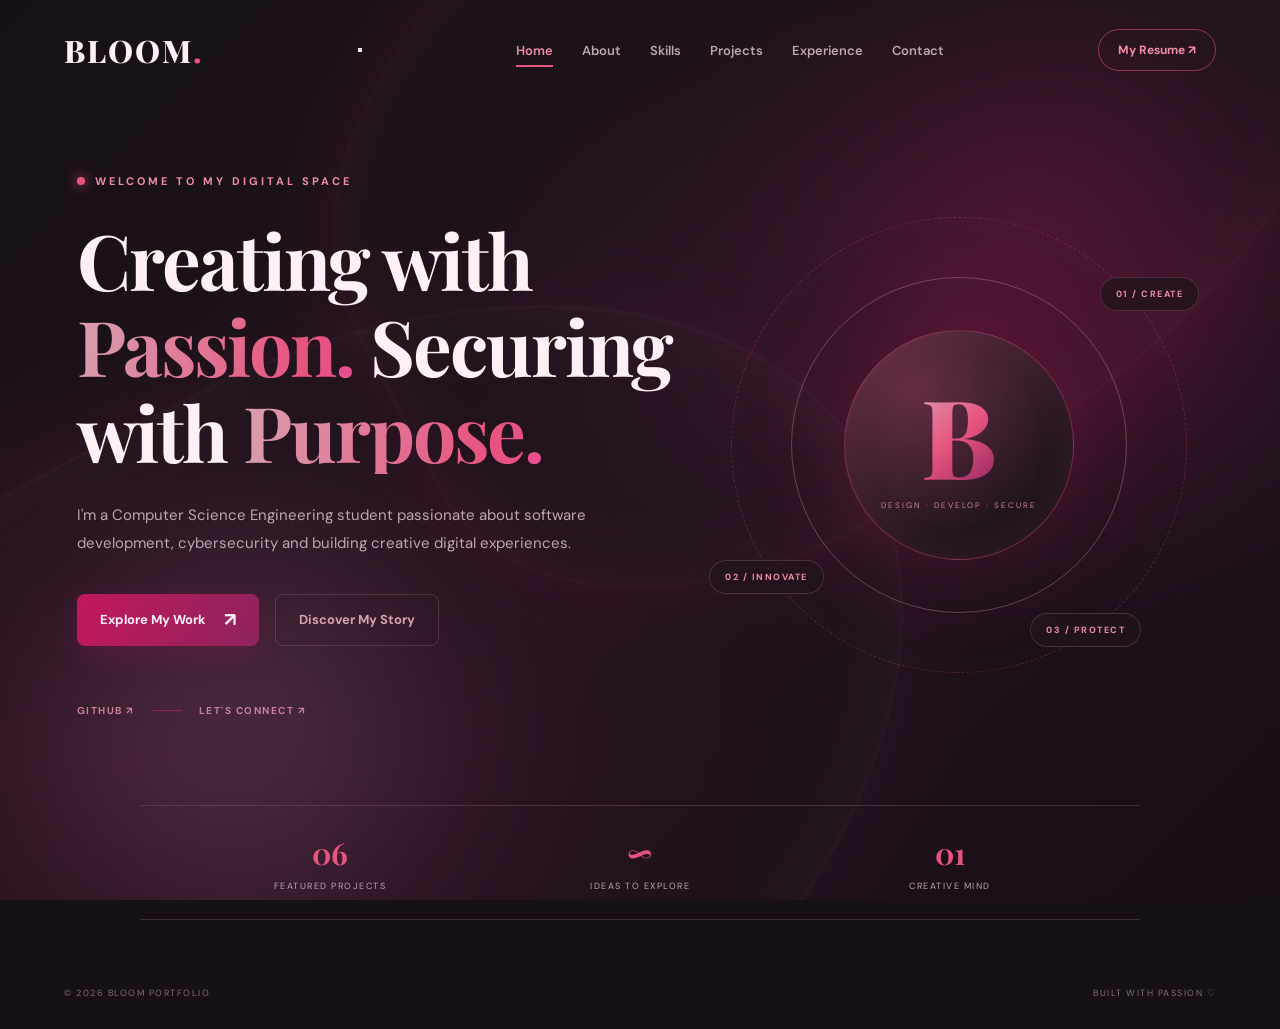
<file: Portfolio-main/BLOOM-PORTFOLIO/index.html>
<!DOCTYPE html>
<html lang="en">
<head>
    <meta charset="UTF-8">
    <meta name="viewport" content="width=device-width, initial-scale=1.0">
    <meta name="theme-color" content="#171016">
    <title>BLOOM | Developer Portfolio</title>
    <link rel="stylesheet" href="css/style.css">
</head>
<body class="home-page">

    <div class="home-background">
        <div class="silk silk-one"></div>
        <div class="silk silk-two"></div>
        <div class="glow glow-one"></div>
        <div class="glow glow-two"></div>
    </div>

    <header class="navbar">
        <a href="index.html" class="logo">BLOOM<span>.</span></a>

        <nav>
            <a href="index.html" class="active">Home</a>
            <a href="about.html">About</a>
            <a href="skills.html">Skills</a>
            <a href="projects.html">Projects</a>
            <a href="experience.html">Experience</a>
            <a href="contact.html">Contact</a>
        </nav>

        <a href="resume.html" class="nav-cta">My Resume ↗</a>
    </header>

    <main class="hero">
        <section class="hero-content">
            <p class="eyebrow">
                <span class="status-dot"></span>
                WELCOME TO MY DIGITAL SPACE
            </p>

            <h1>
                Creating with
                <span>Passion.</span>
                Securing with
                <span>Purpose.</span>
            </h1>

            <p class="hero-description">
                I'm a Computer Science Engineering student passionate
                about software development, cybersecurity and building
                creative digital experiences.
            </p>

            <div class="hero-buttons">
                <a href="projects.html" class="primary-btn">
                    Explore My Work <span>↗</span>
                </a>

                <a href="about.html" class="secondary-btn">
                    Discover My Story
                </a>
            </div>

            <div class="hero-socials">
                <a href="https://github.com/A-Irfana-Begam"
                   target="_blank" rel="noopener noreferrer">GITHUB ↗</a>
                <span></span>
                <a href="contact.html">LET'S CONNECT ↗</a>
            </div>
        </section>

        <section class="hero-visual">
            <div class="visual-orbit orbit-outer"></div>
            <div class="visual-orbit orbit-inner"></div>

            <div class="visual-center">
                <div class="center-symbol">B</div>
                <p>DESIGN · DEVELOP · SECURE</p>
            </div>

            <div class="floating-label label-one">01 / CREATE</div>
            <div class="floating-label label-two">02 / INNOVATE</div>
            <div class="floating-label label-three">03 / PROTECT</div>
        </section>
    </main>

    <section class="home-bottom">
        <div>
            <strong>06</strong>
            <span>FEATURED PROJECTS</span>
        </div>
        <div>
            <strong>∞</strong>
            <span>IDEAS TO EXPLORE</span>
        </div>
        <div>
            <strong>01</strong>
            <span>CREATIVE MIND</span>
        </div>
    </section>

    <footer class="home-footer">
        <span>© 2026 BLOOM PORTFOLIO</span>
        <span>BUILT WITH PASSION ♡</span>
    </footer>

    <script src="js/main.js"></script>
</body>
</html>
</file>
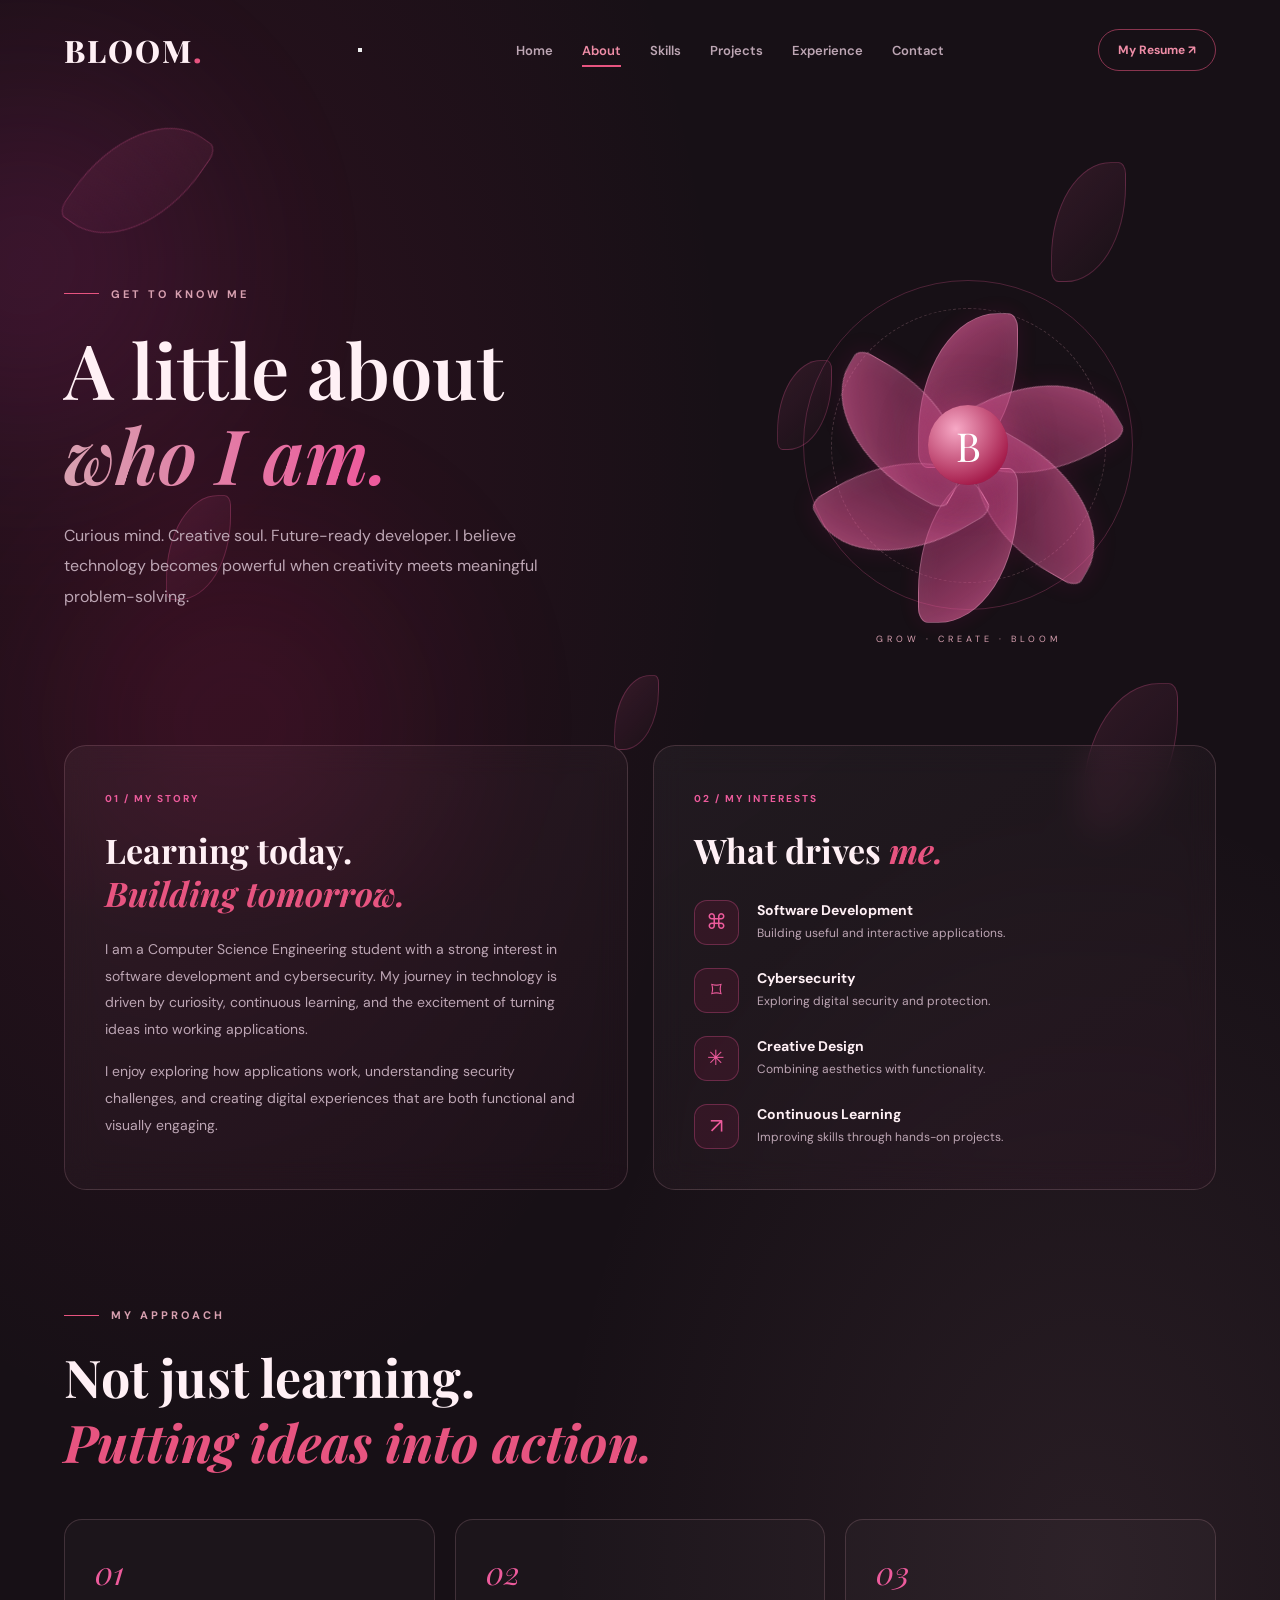
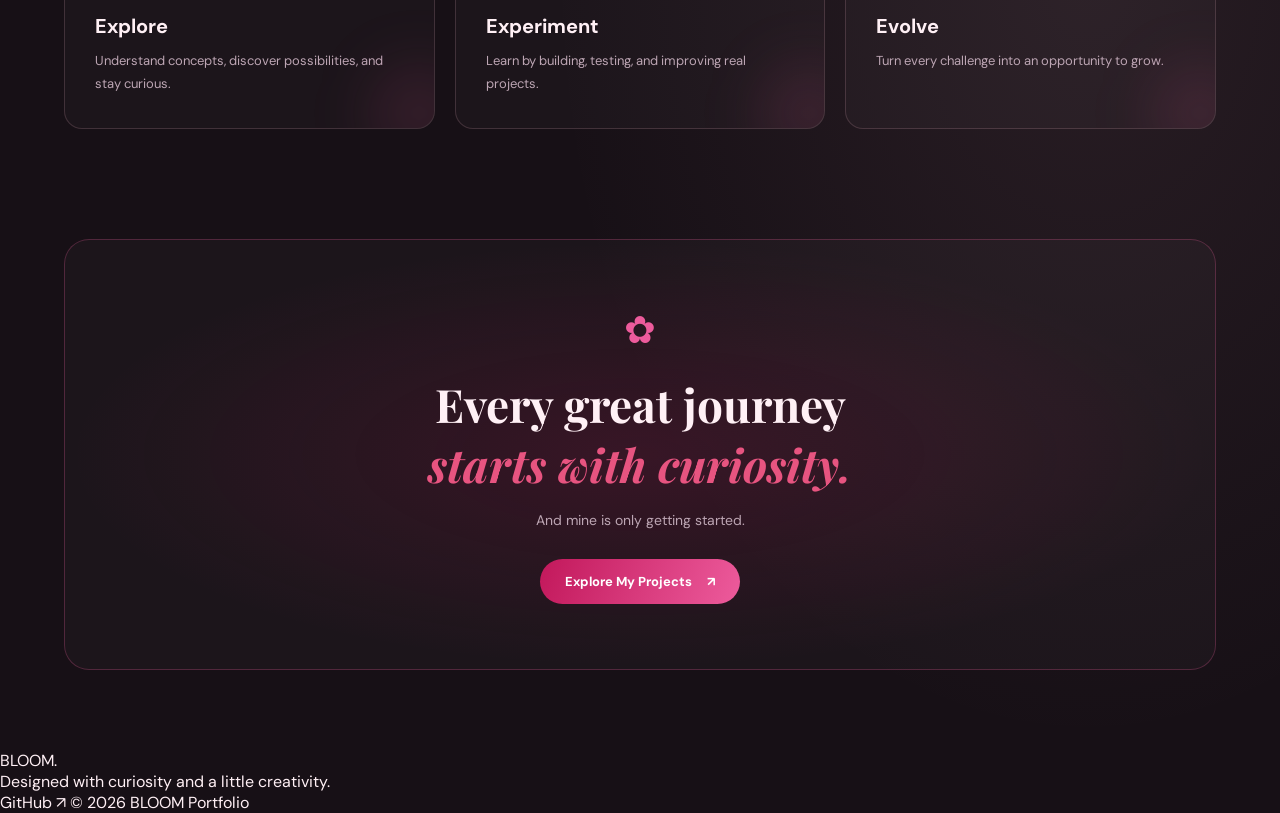
<file: Portfolio-main/BLOOM-PORTFOLIO/about.html>
<!DOCTYPE html>
<html lang="en">
<head>
    <meta charset="UTF-8">
    <meta name="viewport" content="width=device-width, initial-scale=1.0">

    <title>About Me | BLOOM Portfolio</title>

    <link rel="preconnect" href="https://fonts.googleapis.com">
    <link rel="preconnect" href="https://fonts.gstatic.com" crossorigin>
    <link href="https://fonts.googleapis.com/css2?family=DM+Sans:wght@400;500;600;700;800&family=Playfair+Display:ital,wght@0,500;0,600;0,700;1,500;1,600&display=swap" rel="stylesheet">

    <link rel="stylesheet" href="css/style.css">
    <link rel="stylesheet" href="css/about.css">
</head>

<body class="about-page">

    <!-- Blooming Petal Background -->
    <div class="about-background">
        <div class="petal petal-one"></div>
        <div class="petal petal-two"></div>
        <div class="petal petal-three"></div>
        <div class="petal petal-four"></div>
        <div class="petal petal-five"></div>
        <div class="petal petal-six"></div>
        <div class="about-glow glow-one"></div>
        <div class="about-glow glow-two"></div>
    </div>

    <!-- Navigation -->
    <header class="navbar">
        <a href="index.html" class="logo">BLOOM<span>.</span></a>

        <nav class="nav-links">
            <a href="index.html">Home</a>
            <a href="about.html" class="active">About</a>
            <a href="skills.html">Skills</a>
            <a href="projects.html">Projects</a>
            <a href="experience.html">Experience</a>
            <a href="contact.html">Contact</a>
        </nav>

        <a href="resume.html" class="nav-cta">My Resume <span>↗</span></a>
    </header>

    <main class="about-main">

        <!-- Page Introduction -->
        <section class="about-hero reveal">

            <div class="about-heading">
                <span class="section-label">
                    <span class="label-line"></span>
                    GET TO KNOW ME
                </span>

                <h1>
                    A little about
                    <span>who I am.</span>
                </h1>

                <p class="about-intro">
                    Curious mind. Creative soul. Future-ready developer.
                    I believe technology becomes powerful when creativity
                    meets meaningful problem-solving.
                </p>
            </div>

            <div class="about-flower">
                <div class="flower-orbit orbit-one"></div>
                <div class="flower-orbit orbit-two"></div>

                <div class="flower-center">B</div>

                <div class="flower-petal flower-petal-one"></div>
                <div class="flower-petal flower-petal-two"></div>
                <div class="flower-petal flower-petal-three"></div>
                <div class="flower-petal flower-petal-four"></div>
                <div class="flower-petal flower-petal-five"></div>
                <div class="flower-petal flower-petal-six"></div>

                <span class="flower-caption">GROW · CREATE · BLOOM</span>
            </div>

        </section>

        <!-- About Content -->
        <section class="about-content reveal">

            <div class="about-card about-story">
                <span class="card-number">01 / MY STORY</span>

                <h2>Learning today.<br><span>Building tomorrow.</span></h2>

                <p>
                    I am a Computer Science Engineering student with a strong
                    interest in software development and cybersecurity.
                    My journey in technology is driven by curiosity,
                    continuous learning, and the excitement of turning
                    ideas into working applications.
                </p>

                <p>
                    I enjoy exploring how applications work, understanding
                    security challenges, and creating digital experiences
                    that are both functional and visually engaging.
                </p>
            </div>

            <div class="about-card about-focus">
                <span class="card-number">02 / MY INTERESTS</span>

                <h2>What drives <span>me.</span></h2>

                <div class="interest-list">
                    <div class="interest-item">
                        <span class="interest-icon">⌘</span>
                        <div>
                            <h3>Software Development</h3>
                            <p>Building useful and interactive applications.</p>
                        </div>
                    </div>

                    <div class="interest-item">
                        <span class="interest-icon">⌑</span>
                        <div>
                            <h3>Cybersecurity</h3>
                            <p>Exploring digital security and protection.</p>
                        </div>
                    </div>

                    <div class="interest-item">
                        <span class="interest-icon">✳</span>
                        <div>
                            <h3>Creative Design</h3>
                            <p>Combining aesthetics with functionality.</p>
                        </div>
                    </div>

                    <div class="interest-item">
                        <span class="interest-icon">↗</span>
                        <div>
                            <h3>Continuous Learning</h3>
                            <p>Improving skills through hands-on projects.</p>
                        </div>
                    </div>
                </div>
            </div>

        </section>

        <!-- Personal Approach -->
        <section class="about-approach reveal">

            <div class="approach-heading">
                <span class="section-label">
                    <span class="label-line"></span>
                    MY APPROACH
                </span>

                <h2>Not just learning.<br><span>Putting ideas into action.</span></h2>
            </div>

            <div class="approach-grid">

                <div class="approach-item">
                    <span class="approach-symbol">01</span>
                    <h3>Explore</h3>
                    <p>Understand concepts, discover possibilities, and stay curious.</p>
                </div>

                <div class="approach-item">
                    <span class="approach-symbol">02</span>
                    <h3>Experiment</h3>
                    <p>Learn by building, testing, and improving real projects.</p>
                </div>

                <div class="approach-item">
                    <span class="approach-symbol">03</span>
                    <h3>Evolve</h3>
                    <p>Turn every challenge into an opportunity to grow.</p>
                </div>

            </div>

        </section>

        <!-- Closing -->
        <section class="about-closing reveal">
            <span class="closing-flower">✿</span>

            <h2>
                Every great journey
                <span>starts with curiosity.</span>
            </h2>

            <p>And mine is only getting started.</p>

            <a href="projects.html" class="about-button">
                Explore My Projects <span>↗</span>
            </a>
        </section>

    </main>

    <!-- Footer -->
    <footer class="footer">
        <a href="index.html" class="footer-logo">BLOOM<span>.</span></a>

        <p>Designed with curiosity and a little creativity.</p>

        <a href="https://github.com/A-Irfana-Begam" target="_blank" rel="noopener noreferrer">
            GitHub ↗
        </a>

        <span class="footer-copy">© 2026 BLOOM Portfolio</span>
    </footer>

    <script src="js/main.js"></script>

</body>
</html>
</file>
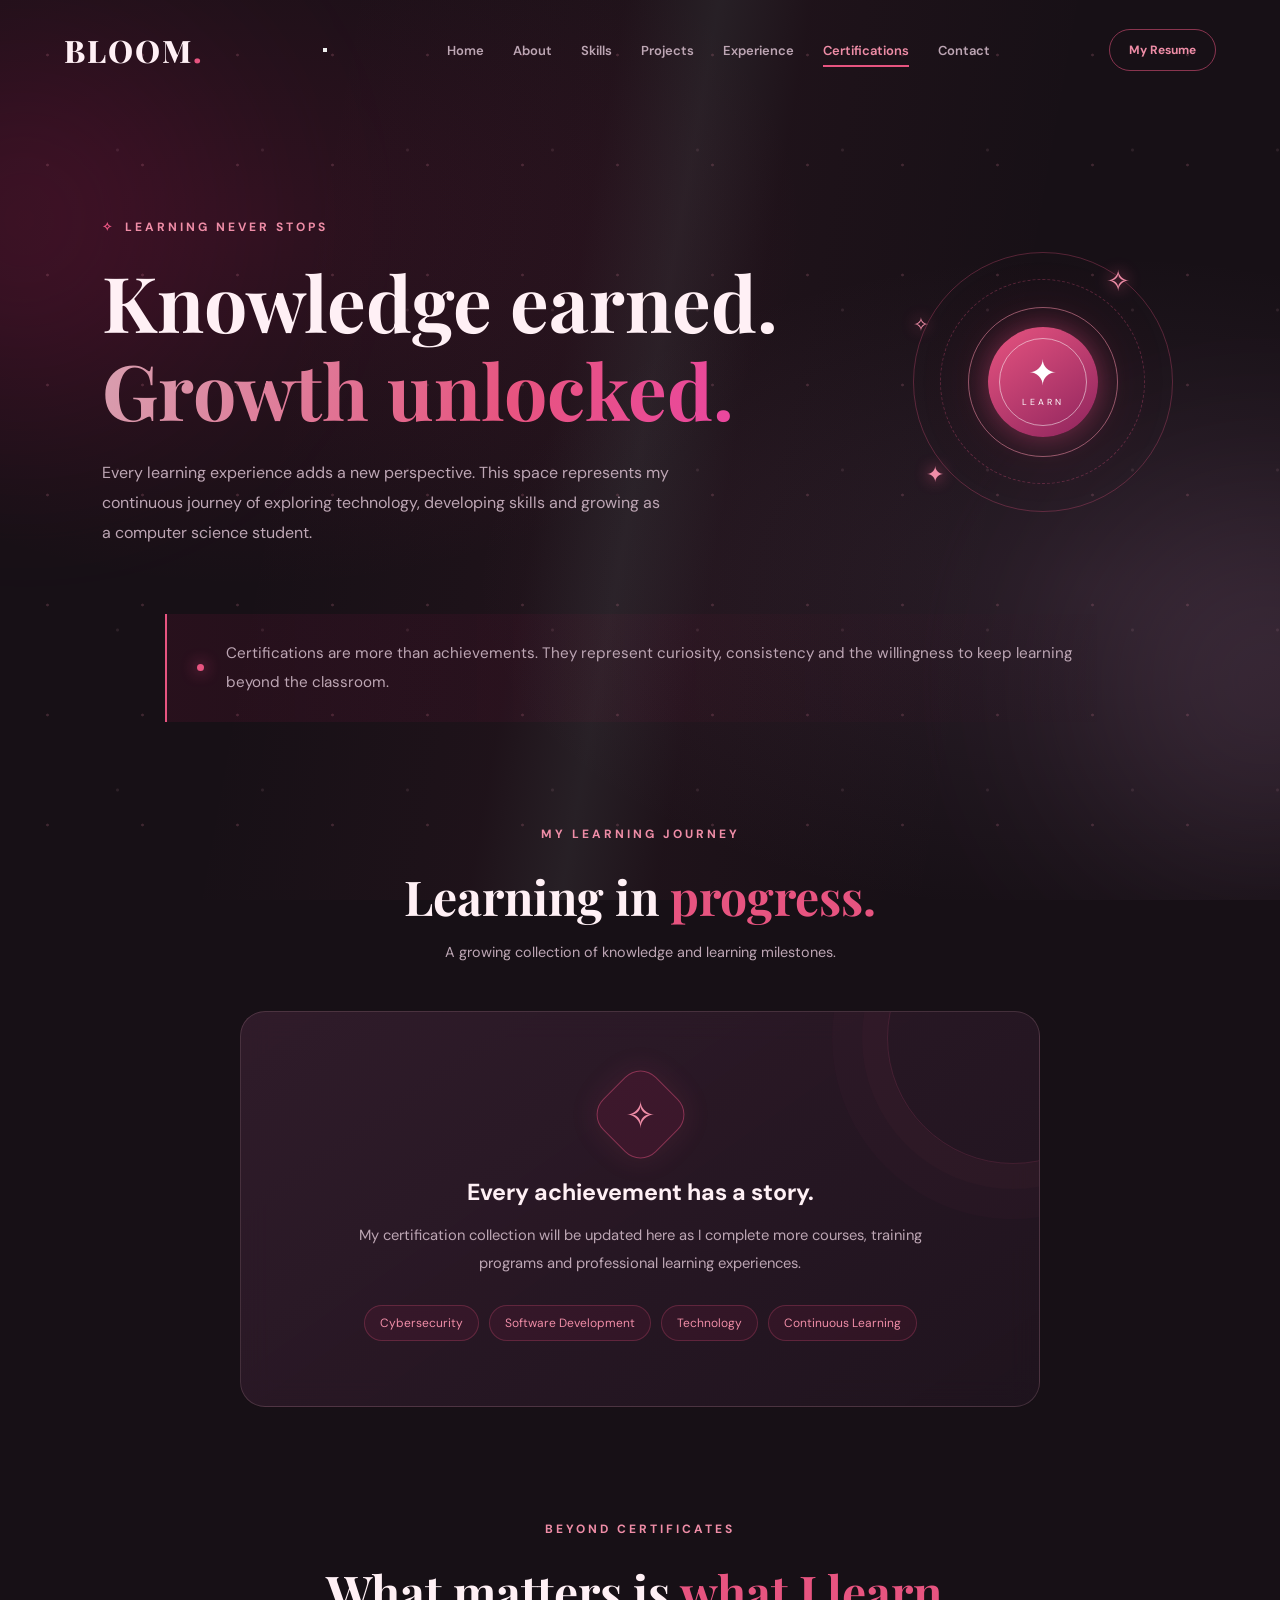
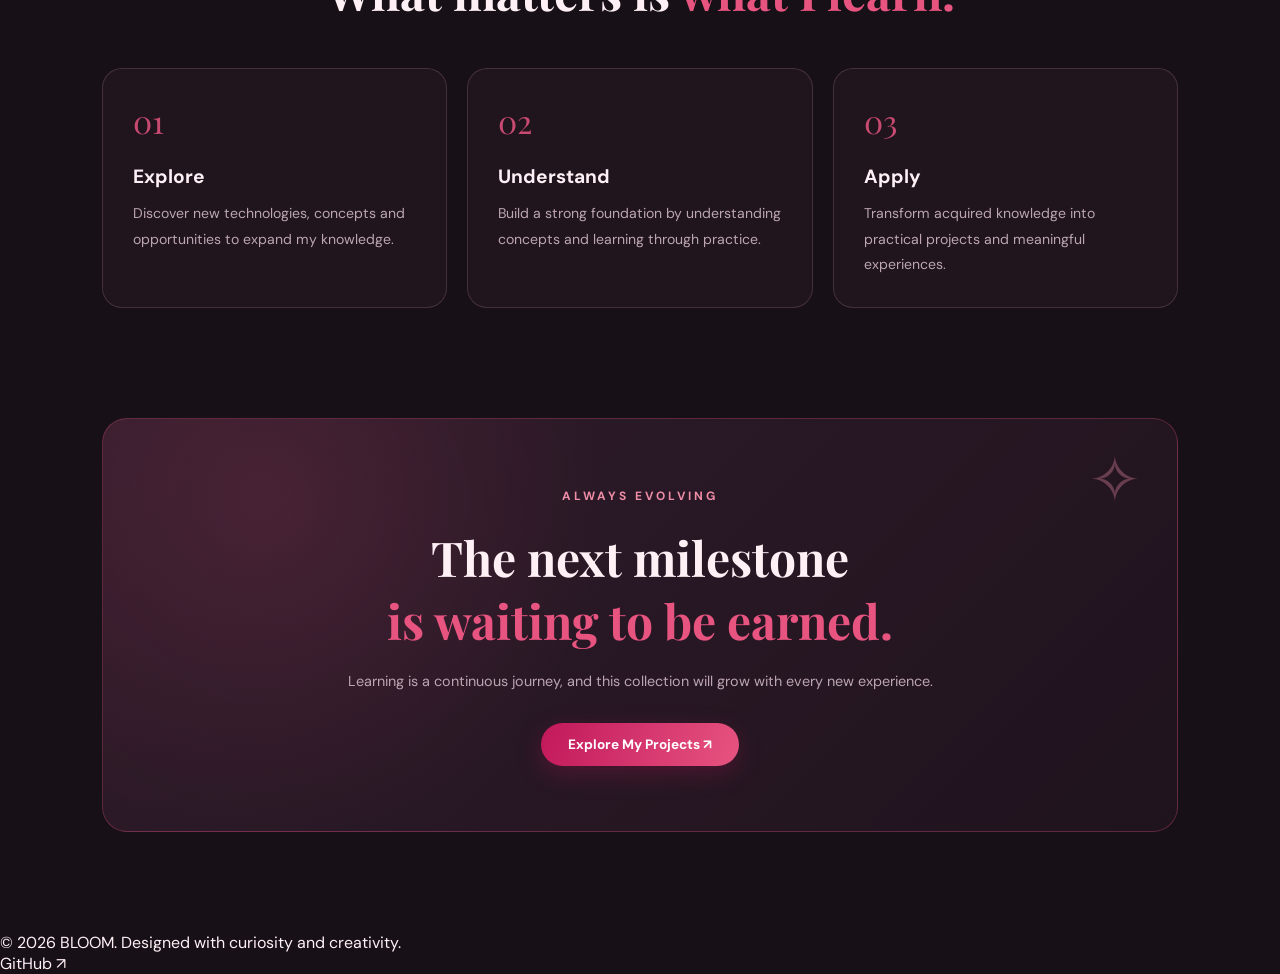
<file: Portfolio-main/BLOOM-PORTFOLIO/certifications.html>
<!DOCTYPE html>
<html lang="en">
<head>
    <meta charset="UTF-8">
    <meta name="viewport" content="width=device-width, initial-scale=1.0">
    <meta name="theme-color" content="#171016">
    <title>Certifications | BLOOM Portfolio</title>

    <link rel="stylesheet" href="css/style.css">
    <link rel="stylesheet" href="css/certifications.css">
</head>

<body class="certifications-page">

    <div class="certifications-background">
        <div class="cert-glow cert-glow-one"></div>
        <div class="cert-glow cert-glow-two"></div>
        <div class="cert-shimmer"></div>
        <div class="cert-particles"></div>
    </div>

    <header class="navbar">
        <a href="index.html" class="logo">BLOOM<span>.</span></a>

        <nav>
            <a href="index.html">Home</a>
            <a href="about.html">About</a>
            <a href="skills.html">Skills</a>
            <a href="projects.html">Projects</a>
            <a href="experience.html">Experience</a>
            <a href="certifications.html" class="active">Certifications</a>
            <a href="contact.html">Contact</a>
        </nav>

        <a href="resume.html" class="nav-cta">My Resume</a>
    </header>

    <main>

        <!-- HERO -->

        <section class="certifications-hero reveal">

            <div class="cert-hero-content">

                <span class="cert-eyebrow">LEARNING NEVER STOPS</span>

                <h1>
                    Knowledge earned.<br>
                    <span>Growth unlocked.</span>
                </h1>

                <p>
                    Every learning experience adds a new perspective.
                    This space represents my continuous journey of
                    exploring technology, developing skills and
                    growing as a computer science student.
                </p>

            </div>

            <div class="cert-hero-art">

                <div class="cert-orbit orbit-one"></div>
                <div class="cert-orbit orbit-two"></div>
                <div class="cert-orbit orbit-three"></div>

                <div class="cert-medal">
                    <div class="cert-medal-inner">
                        <span>✦</span>
                        <small>LEARN</small>
                    </div>
                </div>

                <span class="cert-floating-star star-one">✧</span>
                <span class="cert-floating-star star-two">✦</span>
                <span class="cert-floating-star star-three">✧</span>

            </div>

        </section>


        <!-- INTRODUCTION -->

        <section class="cert-intro reveal">

            <div class="cert-intro-line"></div>

            <p>
                Certifications are more than achievements.
                They represent curiosity, consistency and the
                willingness to keep learning beyond the classroom.
            </p>

        </section>


        <!-- CERTIFICATION SHOWCASE -->

        <section class="certification-showcase">

            <div class="cert-section-heading reveal">
                <span>MY LEARNING JOURNEY</span>
                <h2>Learning in <span>progress.</span></h2>
                <p>
                    A growing collection of knowledge and learning milestones.
                </p>
            </div>


            <div class="cert-empty-state reveal">

                <div class="cert-empty-icon">
                    <span>✧</span>
                </div>

                <h3>Every achievement has a story.</h3>

                <p>
                    My certification collection will be updated here
                    as I complete more courses, training programs
                    and professional learning experiences.
                </p>

                <div class="cert-tags">
                    <span>Cybersecurity</span>
                    <span>Software Development</span>
                    <span>Technology</span>
                    <span>Continuous Learning</span>
                </div>

            </div>

        </section>


        <!-- LEARNING PHILOSOPHY -->

        <section class="cert-learning reveal">

            <div class="cert-learning-heading">
                <span>BEYOND CERTIFICATES</span>
                <h2>What matters is <span>what I learn.</span></h2>
            </div>

            <div class="cert-learning-grid">

                <article class="cert-learning-card">
                    <div class="cert-card-symbol">01</div>
                    <h3>Explore</h3>
                    <p>
                        Discover new technologies, concepts and
                        opportunities to expand my knowledge.
                    </p>
                </article>

                <article class="cert-learning-card">
                    <div class="cert-card-symbol">02</div>
                    <h3>Understand</h3>
                    <p>
                        Build a strong foundation by understanding
                        concepts and learning through practice.
                    </p>
                </article>

                <article class="cert-learning-card">
                    <div class="cert-card-symbol">03</div>
                    <h3>Apply</h3>
                    <p>
                        Transform acquired knowledge into practical
                        projects and meaningful experiences.
                    </p>
                </article>

            </div>

        </section>


        <!-- CLOSING -->

        <section class="cert-closing reveal">

            <div class="cert-closing-decoration">✧</div>

            <span>ALWAYS EVOLVING</span>

            <h2>
                The next milestone<br>
                <span>is waiting to be earned.</span>
            </h2>

            <p>
                Learning is a continuous journey, and this collection
                will grow with every new experience.
            </p>

            <a href="projects.html">Explore My Projects ↗</a>

        </section>

    </main>


    <footer class="footer">
        <p>© 2026 BLOOM. Designed with curiosity and creativity.</p>
        <a href="https://github.com/A-Irfana-Begam" target="_blank" rel="noopener noreferrer">
            GitHub ↗
        </a>
    </footer>

    <script src="js/main.js"></script>

</body>
</html>
</file>
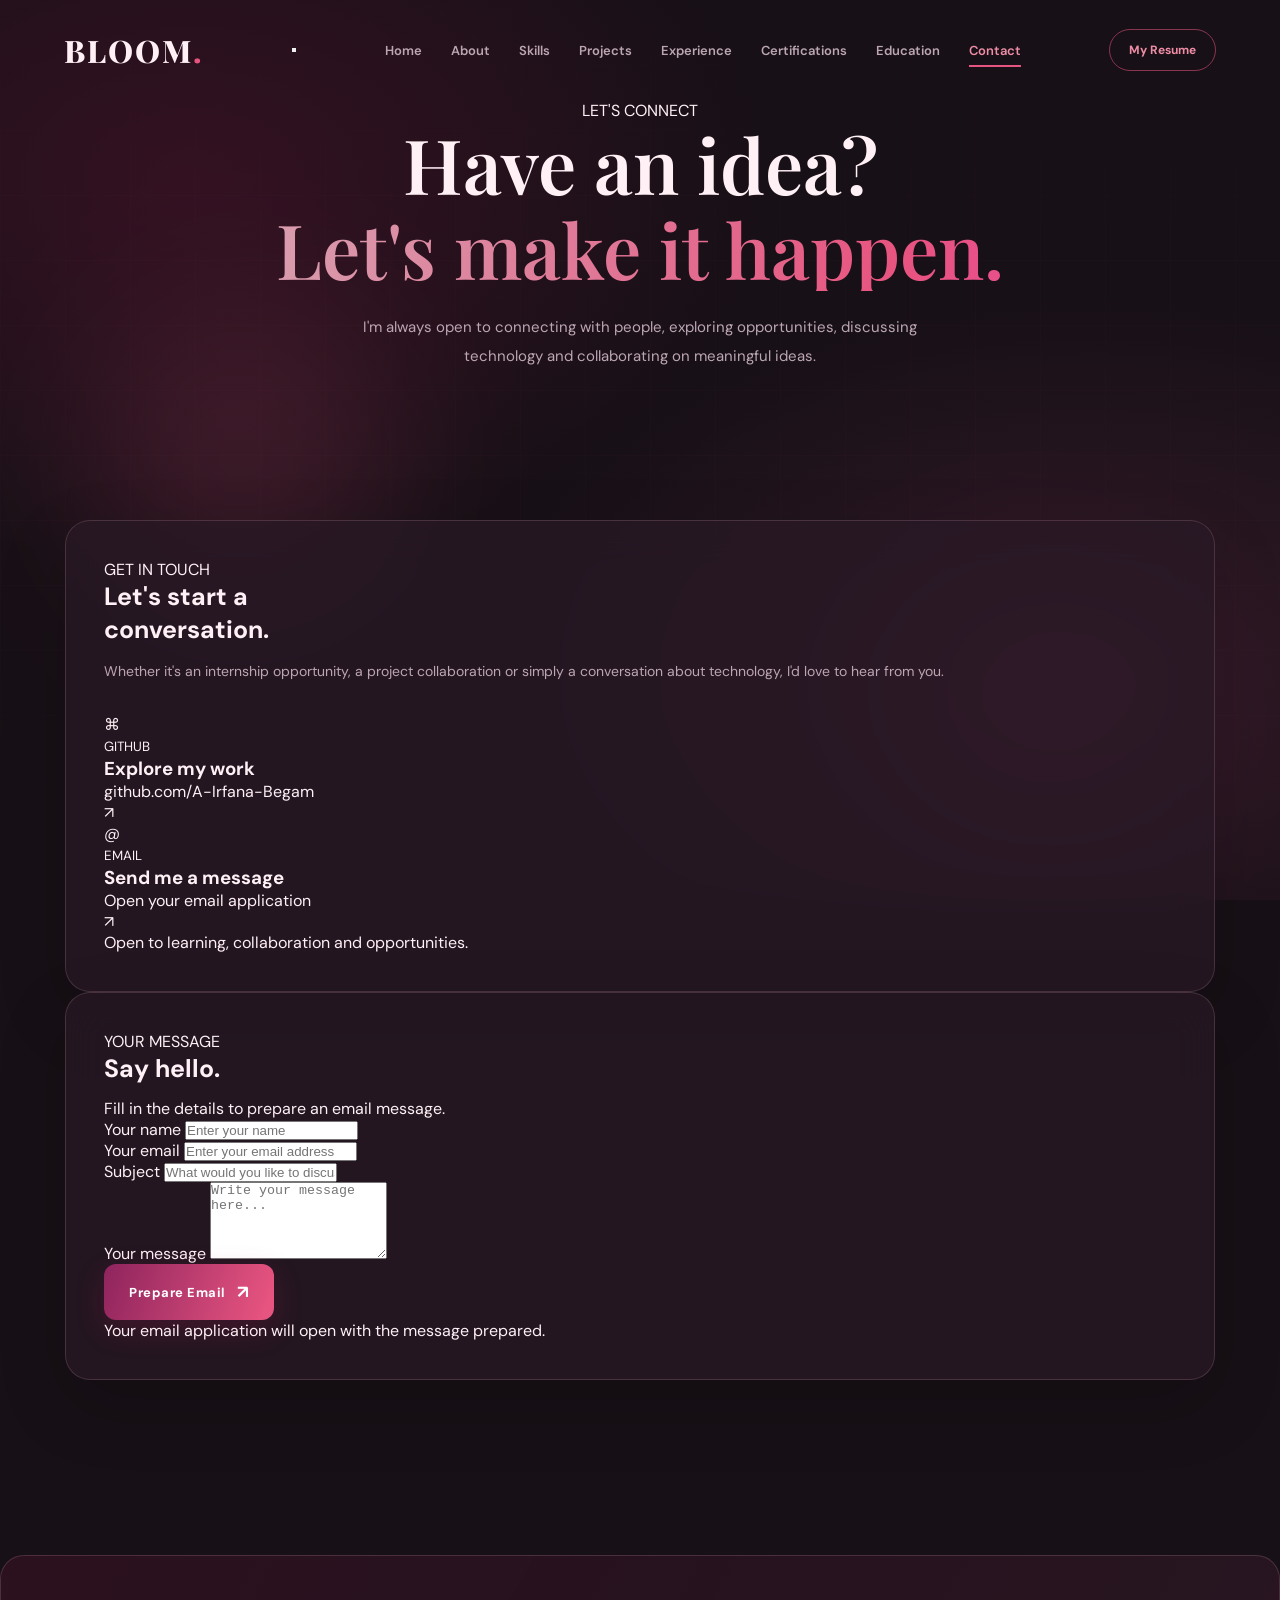
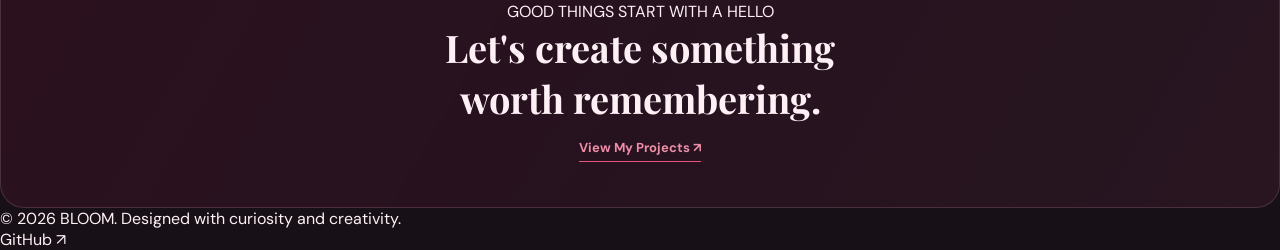
<file: Portfolio-main/BLOOM-PORTFOLIO/contact.html>
<!DOCTYPE html>
<html lang="en">
<head>
    <meta charset="UTF-8">
    <meta name="viewport" content="width=device-width, initial-scale=1.0">
    <meta name="theme-color" content="#171016">
    <title>Contact | BLOOM Portfolio</title>

    <link rel="stylesheet" href="css/style.css">
    <link rel="stylesheet" href="css/contact.css">
</head>

<body class="contact-page">

    <div class="contact-background">
        <div class="contact-liquid liquid-one"></div>
        <div class="contact-liquid liquid-two"></div>
        <div class="contact-liquid liquid-three"></div>
        <div class="contact-grid"></div>
        <div class="contact-orb orb-one"></div>
        <div class="contact-orb orb-two"></div>
    </div>

    <header class="navbar">
        <a href="index.html" class="logo">BLOOM<span>.</span></a>

        <nav>
            <a href="index.html">Home</a>
            <a href="about.html">About</a>
            <a href="skills.html">Skills</a>
            <a href="projects.html">Projects</a>
            <a href="experience.html">Experience</a>
            <a href="certifications.html">Certifications</a>
            <a href="education.html">Education</a>
            <a href="contact.html" class="active">Contact</a>
        </nav>

        <a href="resume.html" class="nav-cta">My Resume</a>
    </header>

    <main>

        <!-- HERO -->

        <section class="contact-hero reveal">

            <span class="contact-eyebrow">LET'S CONNECT</span>

            <h1>
                Have an idea?<br>
                <span>Let's make it happen.</span>
            </h1>

            <p>
                I'm always open to connecting with people, exploring
                opportunities, discussing technology and collaborating
                on meaningful ideas.
            </p>

        </section>


        <!-- CONTACT CONTENT -->

        <section class="contact-main">

            <!-- LEFT SIDE -->

            <div class="contact-info reveal">

                <span class="contact-section-label">GET IN TOUCH</span>

                <h2>
                    Let's start a<br>
                    <span>conversation.</span>
                </h2>

                <p class="contact-description">
                    Whether it's an internship opportunity, a project
                    collaboration or simply a conversation about
                    technology, I'd love to hear from you.
                </p>


                <div class="contact-methods">

                    <a
                        href="https://github.com/A-Irfana-Begam"
                        target="_blank"
                        rel="noopener noreferrer"
                        class="contact-method"
                    >
                        <div class="contact-method-icon">⌘</div>

                        <div>
                            <small>GITHUB</small>
                            <h3>Explore my work</h3>
                            <span>github.com/A-Irfana-Begam</span>
                        </div>

                        <span class="contact-arrow">↗</span>
                    </a>


                    <a
                        href="mailto:"
                        class="contact-method"
                    >
                        <div class="contact-method-icon">@</div>

                        <div>
                            <small>EMAIL</small>
                            <h3>Send me a message</h3>
                            <span>Open your email application</span>
                        </div>

                        <span class="contact-arrow">↗</span>
                    </a>

                </div>


                <div class="contact-social-note">
                    <span class="contact-status-dot"></span>
                    Open to learning, collaboration and opportunities.
                </div>

            </div>


            <!-- RIGHT SIDE -->

            <div class="contact-form-card reveal">

                <div class="contact-form-heading">
                    <span>YOUR MESSAGE</span>
                    <h2>Say hello<span>.</span></h2>
                    <p>Fill in the details to prepare an email message.</p>
                </div>


                <form id="contactForm">

                    <div class="contact-field">
                        <label for="contactName">Your name</label>
                        <input
                            type="text"
                            id="contactName"
                            name="name"
                            placeholder="Enter your name"
                            required
                        >
                    </div>


                    <div class="contact-field">
                        <label for="contactEmail">Your email</label>
                        <input
                            type="email"
                            id="contactEmail"
                            name="email"
                            placeholder="Enter your email address"
                            required
                        >
                    </div>


                    <div class="contact-field">
                        <label for="contactSubject">Subject</label>
                        <input
                            type="text"
                            id="contactSubject"
                            name="subject"
                            placeholder="What would you like to discuss?"
                            required
                        >
                    </div>


                    <div class="contact-field">
                        <label for="contactMessage">Your message</label>
                        <textarea
                            id="contactMessage"
                            name="message"
                            rows="5"
                            placeholder="Write your message here..."
                            required
                        ></textarea>
                    </div>


                    <button type="submit" class="contact-submit">
                        Prepare Email <span>↗</span>
                    </button>

                    <p class="contact-form-note" id="contactFeedback">
                        Your email application will open with the message prepared.
                    </p>

                </form>

            </div>

        </section>


        <!-- CLOSING -->

        <section class="contact-closing reveal">

            <div class="contact-closing-ring"></div>

            <span>GOOD THINGS START WITH A HELLO</span>

            <h2>
                Let's create something<br>
                <span>worth remembering.</span>
            </h2>

            <a href="projects.html">View My Projects ↗</a>

        </section>

    </main>


    <footer class="footer">
        <p>© 2026 BLOOM. Designed with curiosity and creativity.</p>
        <a href="https://github.com/A-Irfana-Begam" target="_blank" rel="noopener noreferrer">
            GitHub ↗
        </a>
    </footer>


    <script src="js/main.js"></script>

    <script>
        const contactForm = document.getElementById("contactForm");

        contactForm.addEventListener("submit", function (event) {
            event.preventDefault();

            const name = document.getElementById("contactName").value.trim();
            const email = document.getElementById("contactEmail").value.trim();
            const subject = document.getElementById("contactSubject").value.trim();
            const message = document.getElementById("contactMessage").value.trim();
            const feedback = document.getElementById("contactFeedback");

            if (!name || !email || !subject || !message) {
                feedback.textContent = "Please complete all fields.";
                return;
            }

            const recipient = "YOUR_EMAIL_ADDRESS";
            const body = `Name: ${name}\nEmail: ${email}\n\n${message}`;

            const mailtoLink =
                `mailto:${recipient}?subject=${encodeURIComponent(subject)}&body=${encodeURIComponent(body)}`;

            feedback.textContent = "Opening your email application...";

            window.location.href = mailtoLink;
        });
    </script>

</body>
</html>
</file>
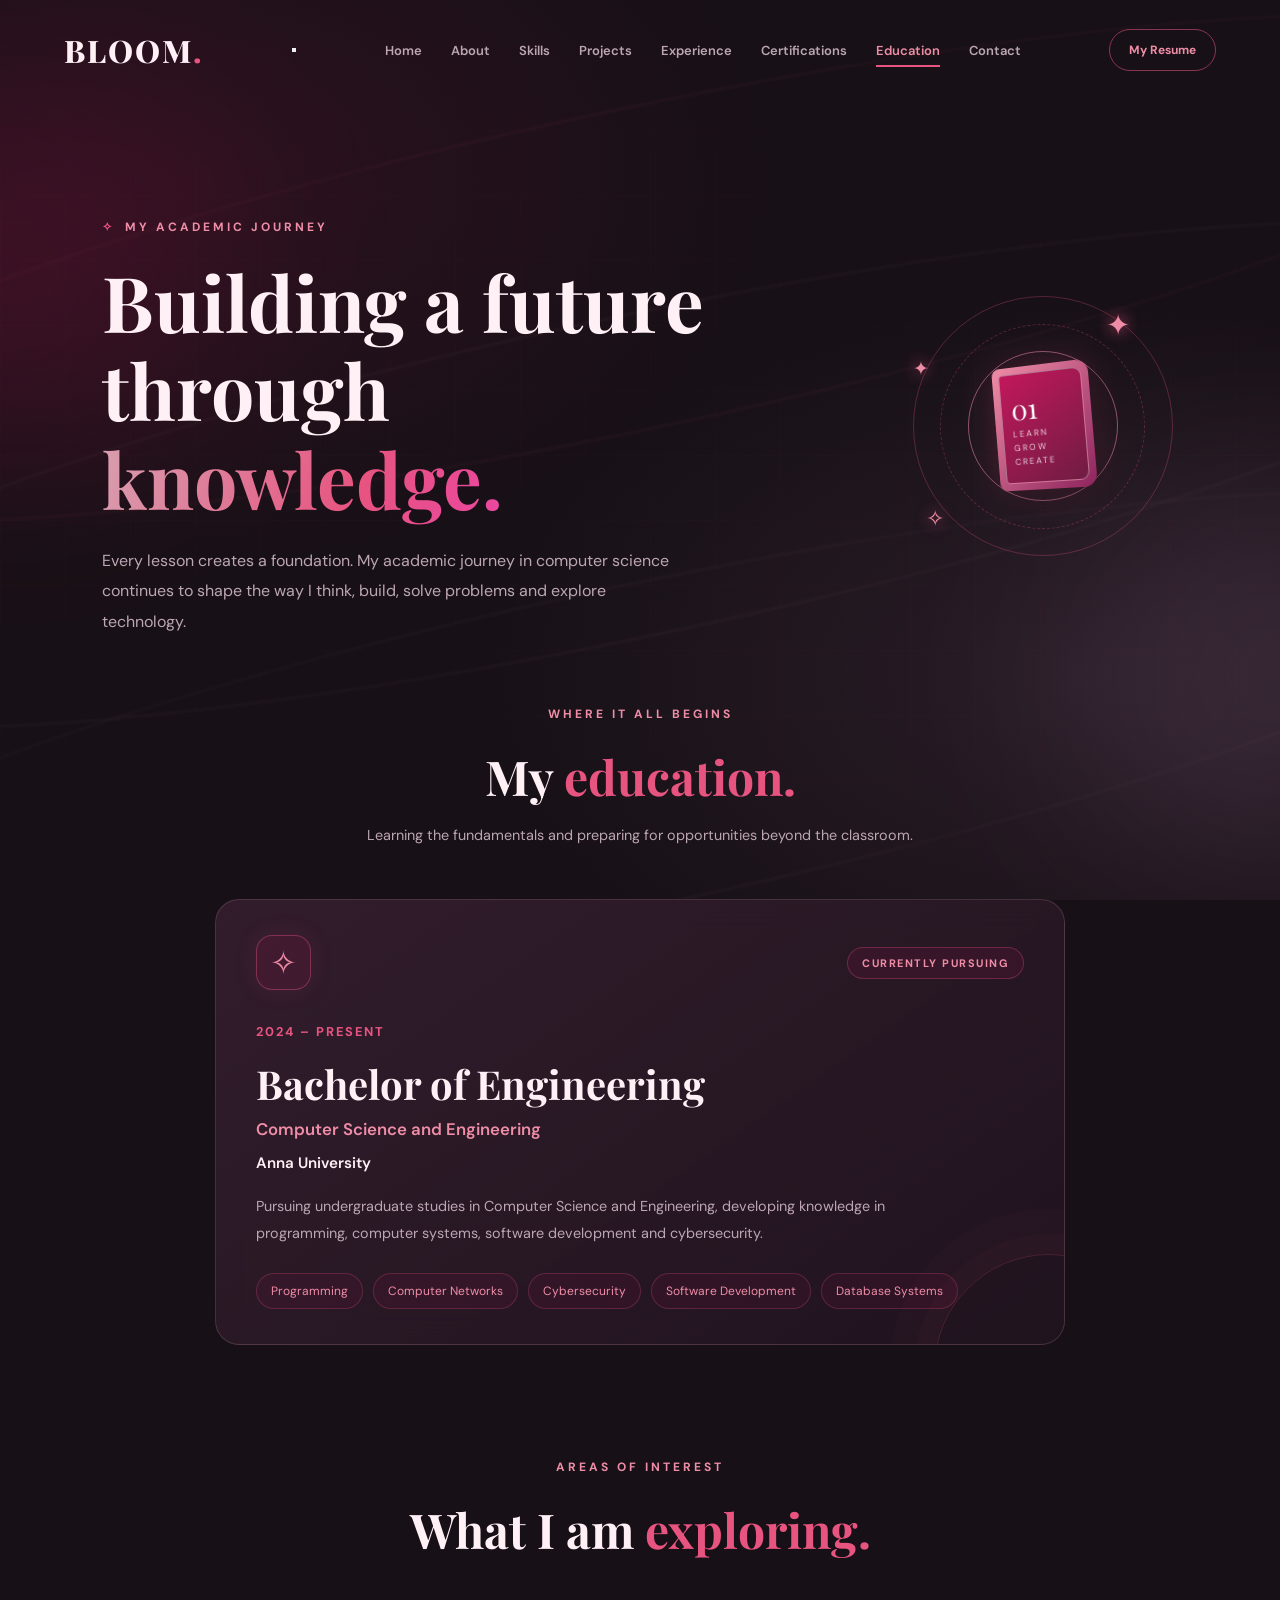
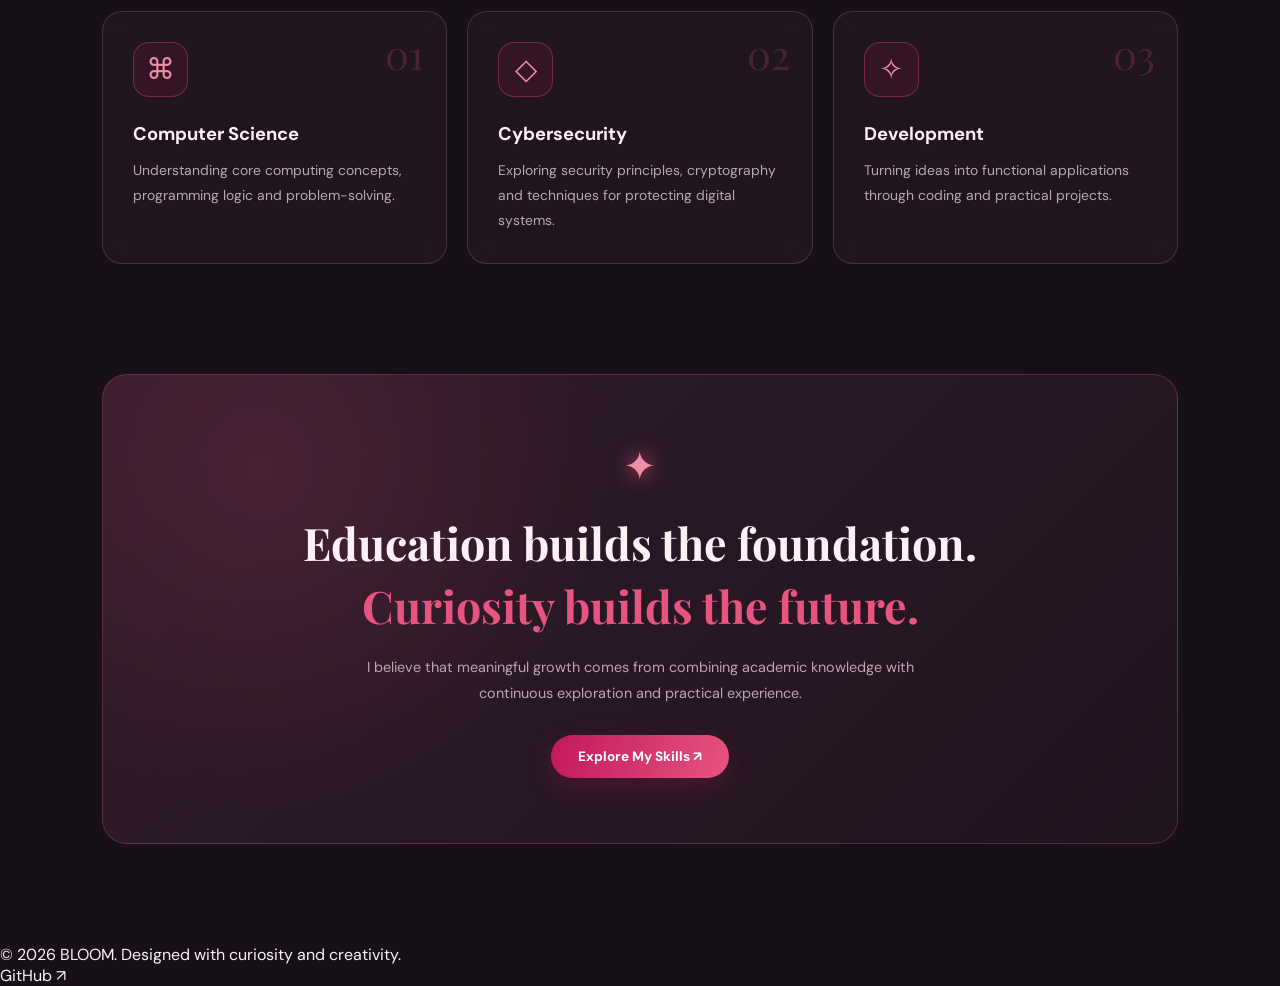
<file: Portfolio-main/BLOOM-PORTFOLIO/education.html>
<!DOCTYPE html>
<html lang="en">
<head>
    <meta charset="UTF-8">
    <meta name="viewport" content="width=device-width, initial-scale=1.0">
    <meta name="theme-color" content="#171016">
    <title>Education | BLOOM Portfolio</title>

    <link rel="stylesheet" href="css/style.css">
    <link rel="stylesheet" href="css/education.css">
</head>

<body class="education-page">

    <div class="education-background">
        <div class="education-wave wave-one"></div>
        <div class="education-wave wave-two"></div>
        <div class="education-wave wave-three"></div>
        <div class="education-glow education-glow-one"></div>
        <div class="education-glow education-glow-two"></div>
        <div class="education-grid"></div>
    </div>

    <header class="navbar">
        <a href="index.html" class="logo">BLOOM<span>.</span></a>

        <nav>
            <a href="index.html">Home</a>
            <a href="about.html">About</a>
            <a href="skills.html">Skills</a>
            <a href="projects.html">Projects</a>
            <a href="experience.html">Experience</a>
            <a href="certifications.html">Certifications</a>
            <a href="education.html" class="active">Education</a>
            <a href="contact.html">Contact</a>
        </nav>

        <a href="resume.html" class="nav-cta">My Resume</a>
    </header>

    <main>

        <!-- HERO -->

        <section class="education-hero reveal">

            <div class="education-hero-content">

                <span class="education-eyebrow">MY ACADEMIC JOURNEY</span>

                <h1>
                    Building a future<br>
                    through <span>knowledge.</span>
                </h1>

                <p>
                    Every lesson creates a foundation. My academic journey
                    in computer science continues to shape the way I think,
                    build, solve problems and explore technology.
                </p>

            </div>

            <div class="education-hero-art">

                <div class="education-orbit orbit-one"></div>
                <div class="education-orbit orbit-two"></div>
                <div class="education-orbit orbit-three"></div>

                <div class="education-book">
                    <div class="book-cover">
                        <span>01</span>
                        <small>LEARN<br>GROW<br>CREATE</small>
                    </div>
                </div>

                <span class="education-spark spark-one">✦</span>
                <span class="education-spark spark-two">✧</span>
                <span class="education-spark spark-three">✦</span>

            </div>

        </section>


        <!-- EDUCATION JOURNEY -->

        <section class="education-journey">

            <div class="education-heading reveal">
                <span>WHERE IT ALL BEGINS</span>
                <h2>My <span>education.</span></h2>
                <p>
                    Learning the fundamentals and preparing for
                    opportunities beyond the classroom.
                </p>
            </div>


            <div class="education-card reveal">

                <div class="education-card-top">

                    <div class="education-institution-icon">
                        <span>✧</span>
                    </div>

                    <span class="education-status">
                        CURRENTLY PURSUING
                    </span>

                </div>

                <div class="education-card-content">

                    <span class="education-year">2024 – PRESENT</span>

                    <h3>
                        Bachelor of Engineering
                    </h3>

                    <h4>
                        Computer Science and Engineering
                    </h4>

                    <p class="education-college">
                        Anna University
                    </p>

                    <p class="education-description">
                        Pursuing undergraduate studies in Computer
                        Science and Engineering, developing knowledge
                        in programming, computer systems, software
                        development and cybersecurity.
                    </p>

                    <div class="education-subjects">
                        <span>Programming</span>
                        <span>Computer Networks</span>
                        <span>Cybersecurity</span>
                        <span>Software Development</span>
                        <span>Database Systems</span>
                    </div>

                </div>

                <div class="education-card-decoration"></div>

            </div>

        </section>


        <!-- LEARNING FOCUS -->

        <section class="education-focus">

            <div class="education-heading reveal">
                <span>AREAS OF INTEREST</span>
                <h2>What I am <span>exploring.</span></h2>
            </div>

            <div class="education-focus-grid">

                <article class="education-focus-card reveal">
                    <div class="focus-number">01</div>
                    <div class="focus-icon">⌘</div>
                    <h3>Computer Science</h3>
                    <p>
                        Understanding core computing concepts,
                        programming logic and problem-solving.
                    </p>
                </article>

                <article class="education-focus-card reveal">
                    <div class="focus-number">02</div>
                    <div class="focus-icon">◇</div>
                    <h3>Cybersecurity</h3>
                    <p>
                        Exploring security principles, cryptography
                        and techniques for protecting digital systems.
                    </p>
                </article>

                <article class="education-focus-card reveal">
                    <div class="focus-number">03</div>
                    <div class="focus-icon">✧</div>
                    <h3>Development</h3>
                    <p>
                        Turning ideas into functional applications
                        through coding and practical projects.
                    </p>
                </article>

            </div>

        </section>


        <!-- CLOSING -->

        <section class="education-closing reveal">

            <span class="education-closing-symbol">✦</span>

            <h2>
                Education builds the foundation.<br>
                <span>Curiosity builds the future.</span>
            </h2>

            <p>
                I believe that meaningful growth comes from
                combining academic knowledge with continuous
                exploration and practical experience.
            </p>

            <a href="skills.html">Explore My Skills ↗</a>

        </section>

    </main>


    <footer class="footer">
        <p>© 2026 BLOOM. Designed with curiosity and creativity.</p>
        <a href="https://github.com/A-Irfana-Begam" target="_blank" rel="noopener noreferrer">
            GitHub ↗
        </a>
    </footer>

    <script src="js/main.js"></script>

</body>
</html>
</file>
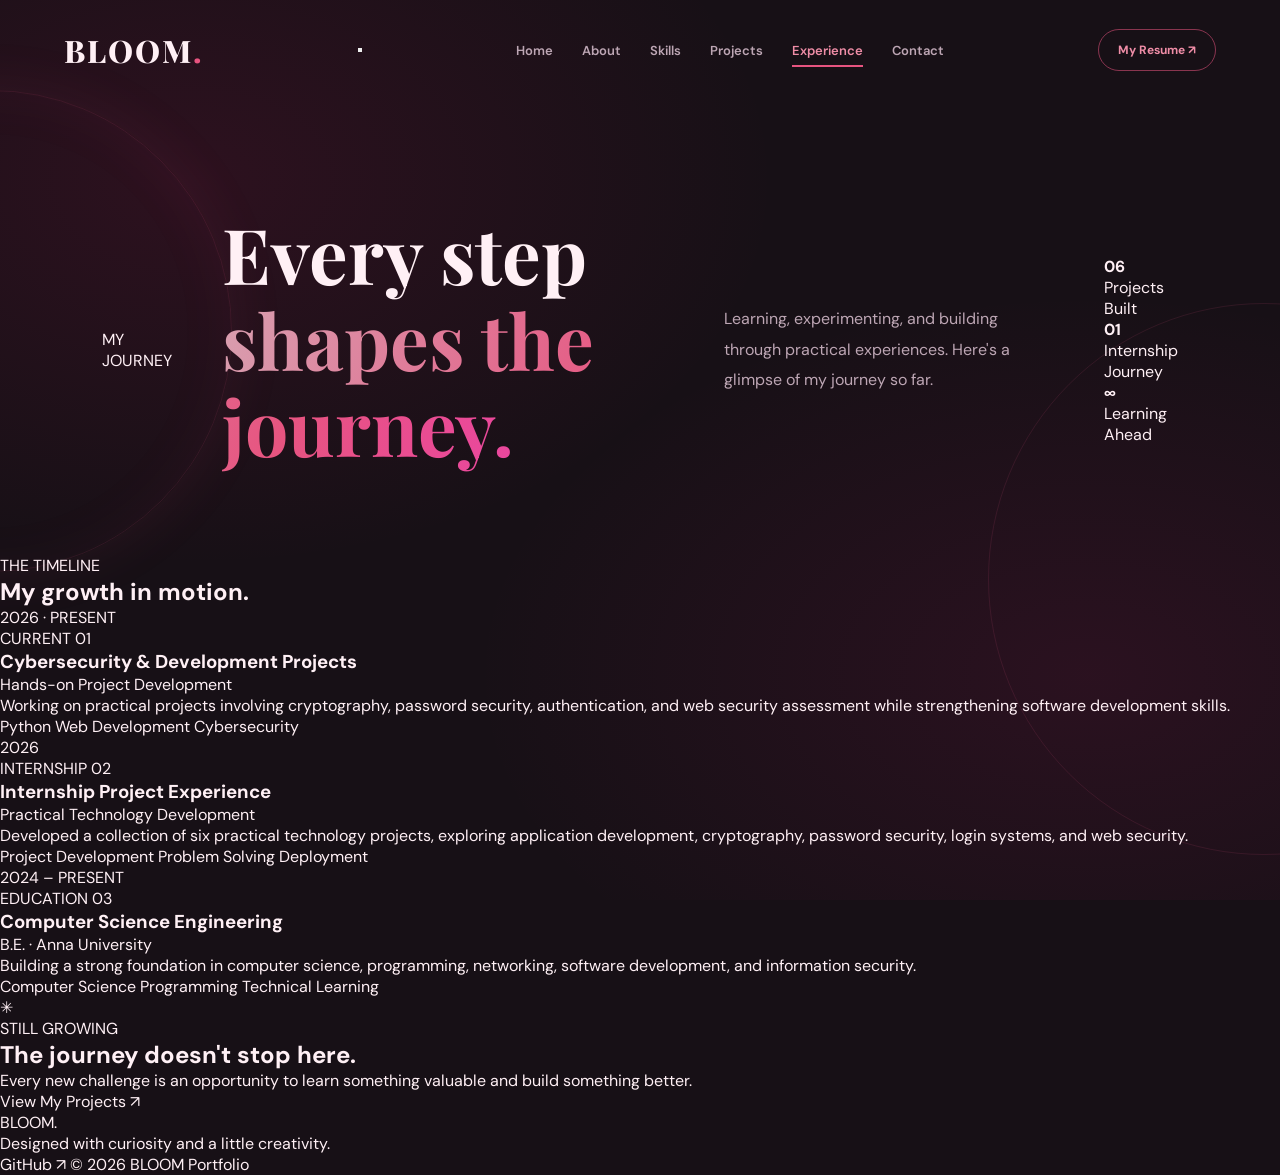
<file: Portfolio-main/BLOOM-PORTFOLIO/experience.html>
<!DOCTYPE html>
<html lang="en">
<head>
    <meta charset="UTF-8">
    <meta name="viewport" content="width=device-width, initial-scale=1.0">

    <title>Experience | BLOOM Portfolio</title>

    <link rel="preconnect" href="https://fonts.googleapis.com">
    <link rel="preconnect" href="https://fonts.gstatic.com" crossorigin>
    <link href="https://fonts.googleapis.com/css2?family=DM+Sans:wght@400;500;600;700;800&family=Playfair+Display:ital,wght@0,500;0,600;0,700;1,500&display=swap" rel="stylesheet">

    <link rel="stylesheet" href="css/style.css">
    <link rel="stylesheet" href="css/experience.css">
</head>

<body class="experience-page">

    <!-- Animated Timeline Background -->
    <div class="experience-background">
        <div class="timeline-glow glow-left"></div>
        <div class="timeline-glow glow-right"></div>
        <div class="timeline-orbit orbit-left"></div>
        <div class="timeline-orbit orbit-right"></div>
        <div class="timeline-stars"></div>
    </div>

    <!-- Navigation -->
    <header class="navbar">
        <a href="index.html" class="logo">BLOOM<span>.</span></a>

        <nav class="nav-links">
            <a href="index.html">Home</a>
            <a href="about.html">About</a>
            <a href="skills.html">Skills</a>
            <a href="projects.html">Projects</a>
            <a href="experience.html" class="active">Experience</a>
            <a href="contact.html">Contact</a>
        </nav>

        <a href="resume.html" class="nav-cta">My Resume <span>↗</span></a>
    </header>

    <main class="experience-main">

        <!-- Hero -->
        <section class="experience-hero reveal">

            <span class="section-label">
                <span class="label-line"></span>
                MY JOURNEY
            </span>

            <h1>
                Every step
                <span>shapes the journey.</span>
            </h1>

            <p>
                Learning, experimenting, and building through practical
                experiences. Here's a glimpse of my journey so far.
            </p>

            <div class="journey-stats">
                <div>
                    <strong>06</strong>
                    <span>Projects Built</span>
                </div>

                <div>
                    <strong>01</strong>
                    <span>Internship Journey</span>
                </div>

                <div>
                    <strong>∞</strong>
                    <span>Learning Ahead</span>
                </div>
            </div>

        </section>

        <!-- Timeline -->
        <section class="journey-section reveal">

            <div class="journey-heading">
                <span class="section-label">
                    <span class="label-line"></span>
                    THE TIMELINE
                </span>

                <h2>My growth <span>in motion.</span></h2>
            </div>

            <div class="timeline">

                <!-- Current -->
                <article class="timeline-entry current-entry">
                    <div class="timeline-marker">
                        <span></span>
                    </div>

                    <div class="timeline-card">
                        <span class="timeline-date">2026 · PRESENT</span>

                        <div class="timeline-card-top">
                            <span class="timeline-tag">CURRENT</span>
                            <span class="timeline-index">01</span>
                        </div>

                        <h3>Cybersecurity & Development Projects</h3>

                        <p class="timeline-subtitle">
                            Hands-on Project Development
                        </p>

                        <p>
                            Working on practical projects involving
                            cryptography, password security, authentication,
                            and web security assessment while strengthening
                            software development skills.
                        </p>

                        <div class="timeline-skills">
                            <span>Python</span>
                            <span>Web Development</span>
                            <span>Cybersecurity</span>
                        </div>
                    </div>
                </article>

                <!-- Internship -->
                <article class="timeline-entry">
                    <div class="timeline-marker">
                        <span></span>
                    </div>

                    <div class="timeline-card">
                        <span class="timeline-date">2026</span>

                        <div class="timeline-card-top">
                            <span class="timeline-tag">INTERNSHIP</span>
                            <span class="timeline-index">02</span>
                        </div>

                        <h3>Internship Project Experience</h3>

                        <p class="timeline-subtitle">
                            Practical Technology Development
                        </p>

                        <p>
                            Developed a collection of six practical
                            technology projects, exploring application
                            development, cryptography, password security,
                            login systems, and web security.
                        </p>

                        <div class="timeline-skills">
                            <span>Project Development</span>
                            <span>Problem Solving</span>
                            <span>Deployment</span>
                        </div>
                    </div>
                </article>

                <!-- Academic -->
                <article class="timeline-entry">
                    <div class="timeline-marker">
                        <span></span>
                    </div>

                    <div class="timeline-card">
                        <span class="timeline-date">2024 – PRESENT</span>

                        <div class="timeline-card-top">
                            <span class="timeline-tag">EDUCATION</span>
                            <span class="timeline-index">03</span>
                        </div>

                        <h3>Computer Science Engineering</h3>

                        <p class="timeline-subtitle">
                            B.E. · Anna University
                        </p>

                        <p>
                            Building a strong foundation in computer
                            science, programming, networking, software
                            development, and information security.
                        </p>

                        <div class="timeline-skills">
                            <span>Computer Science</span>
                            <span>Programming</span>
                            <span>Technical Learning</span>
                        </div>
                    </div>
                </article>

            </div>

        </section>

        <!-- Beyond Experience -->
        <section class="experience-note reveal">

            <div class="note-symbol">✳</div>

            <div>
                <span class="section-label">STILL GROWING</span>

                <h2>
                    The journey doesn't
                    <span>stop here.</span>
                </h2>

                <p>
                    Every new challenge is an opportunity to learn
                    something valuable and build something better.
                </p>
            </div>

            <a href="projects.html" class="experience-button">
                View My Projects ↗
            </a>

        </section>

    </main>

    <!-- Footer -->
    <footer class="footer">
        <a href="index.html" class="footer-logo">BLOOM<span>.</span></a>

        <p>Designed with curiosity and a little creativity.</p>

        <a href="https://github.com/A-Irfana-Begam" target="_blank" rel="noopener noreferrer">
            GitHub ↗
        </a>

        <span class="footer-copy">© 2026 BLOOM Portfolio</span>
    </footer>

    <script src="js/main.js"></script>

</body>
</html>
</file>
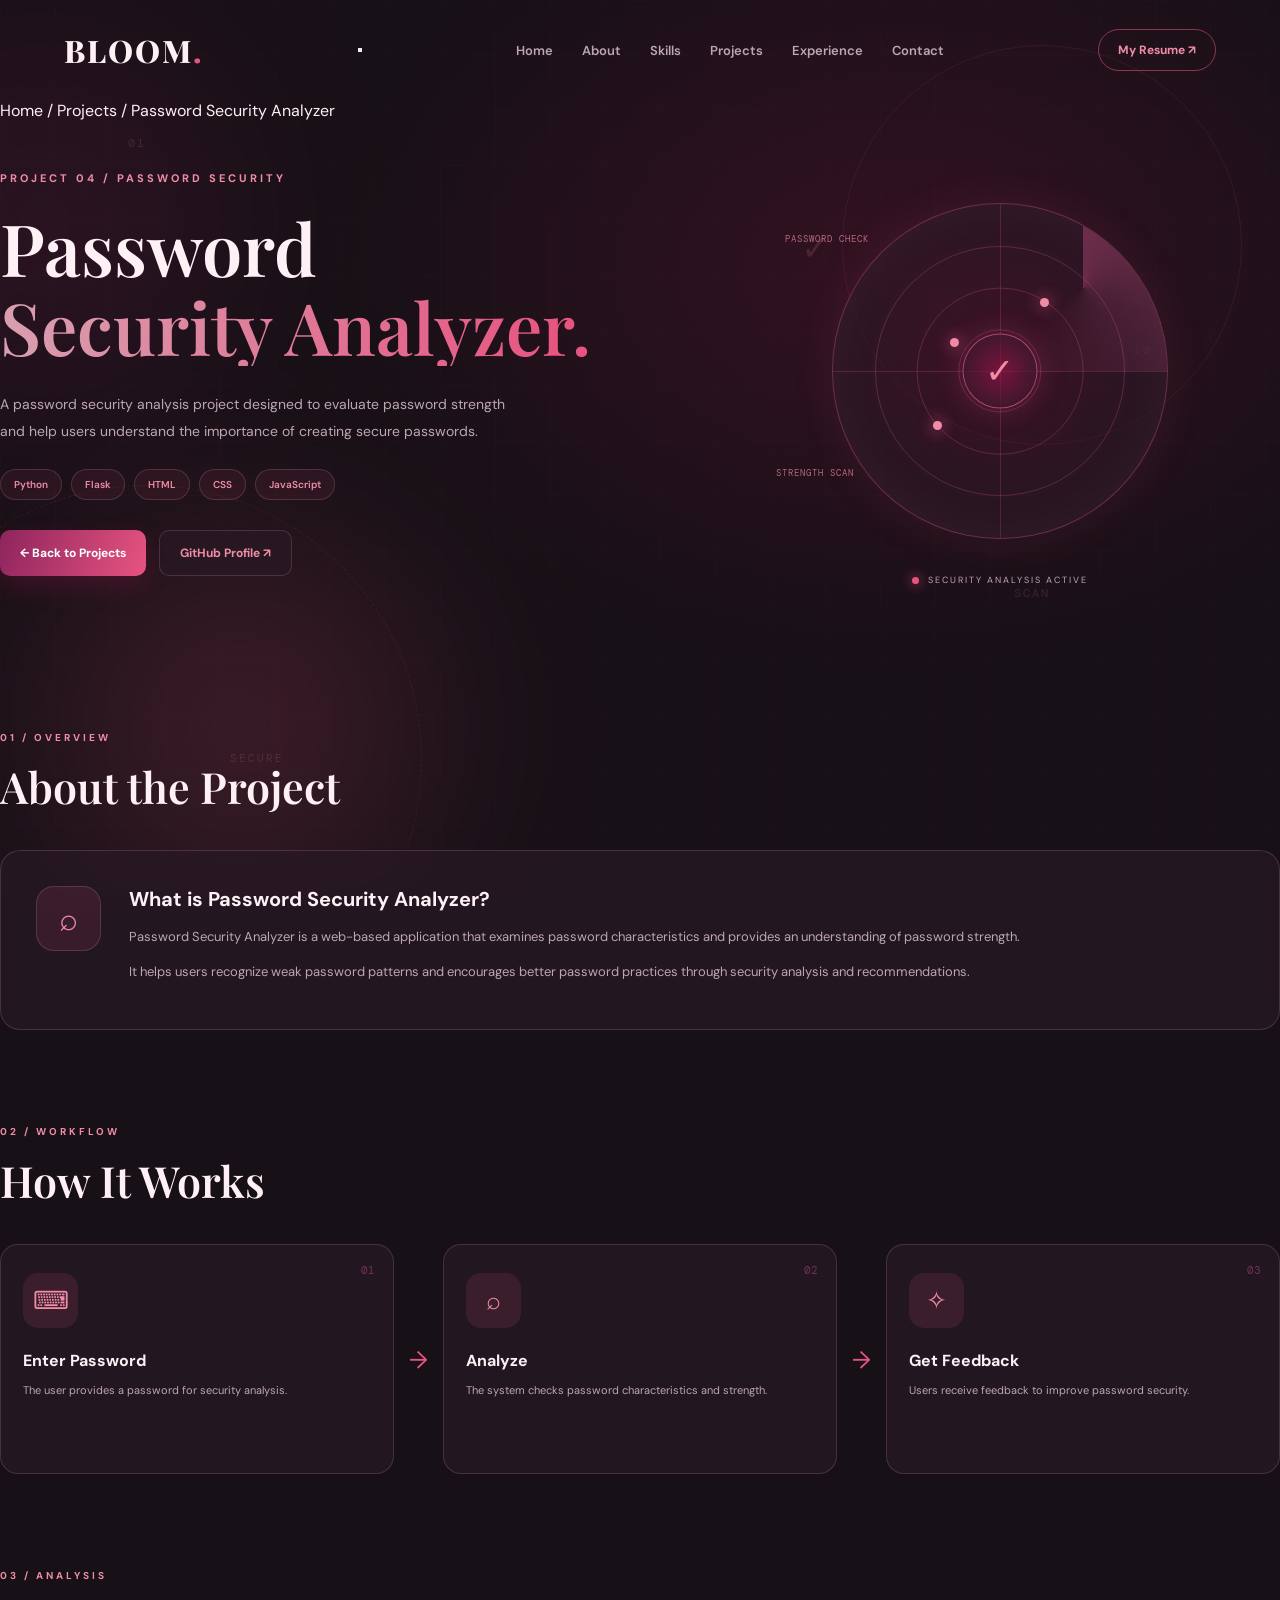
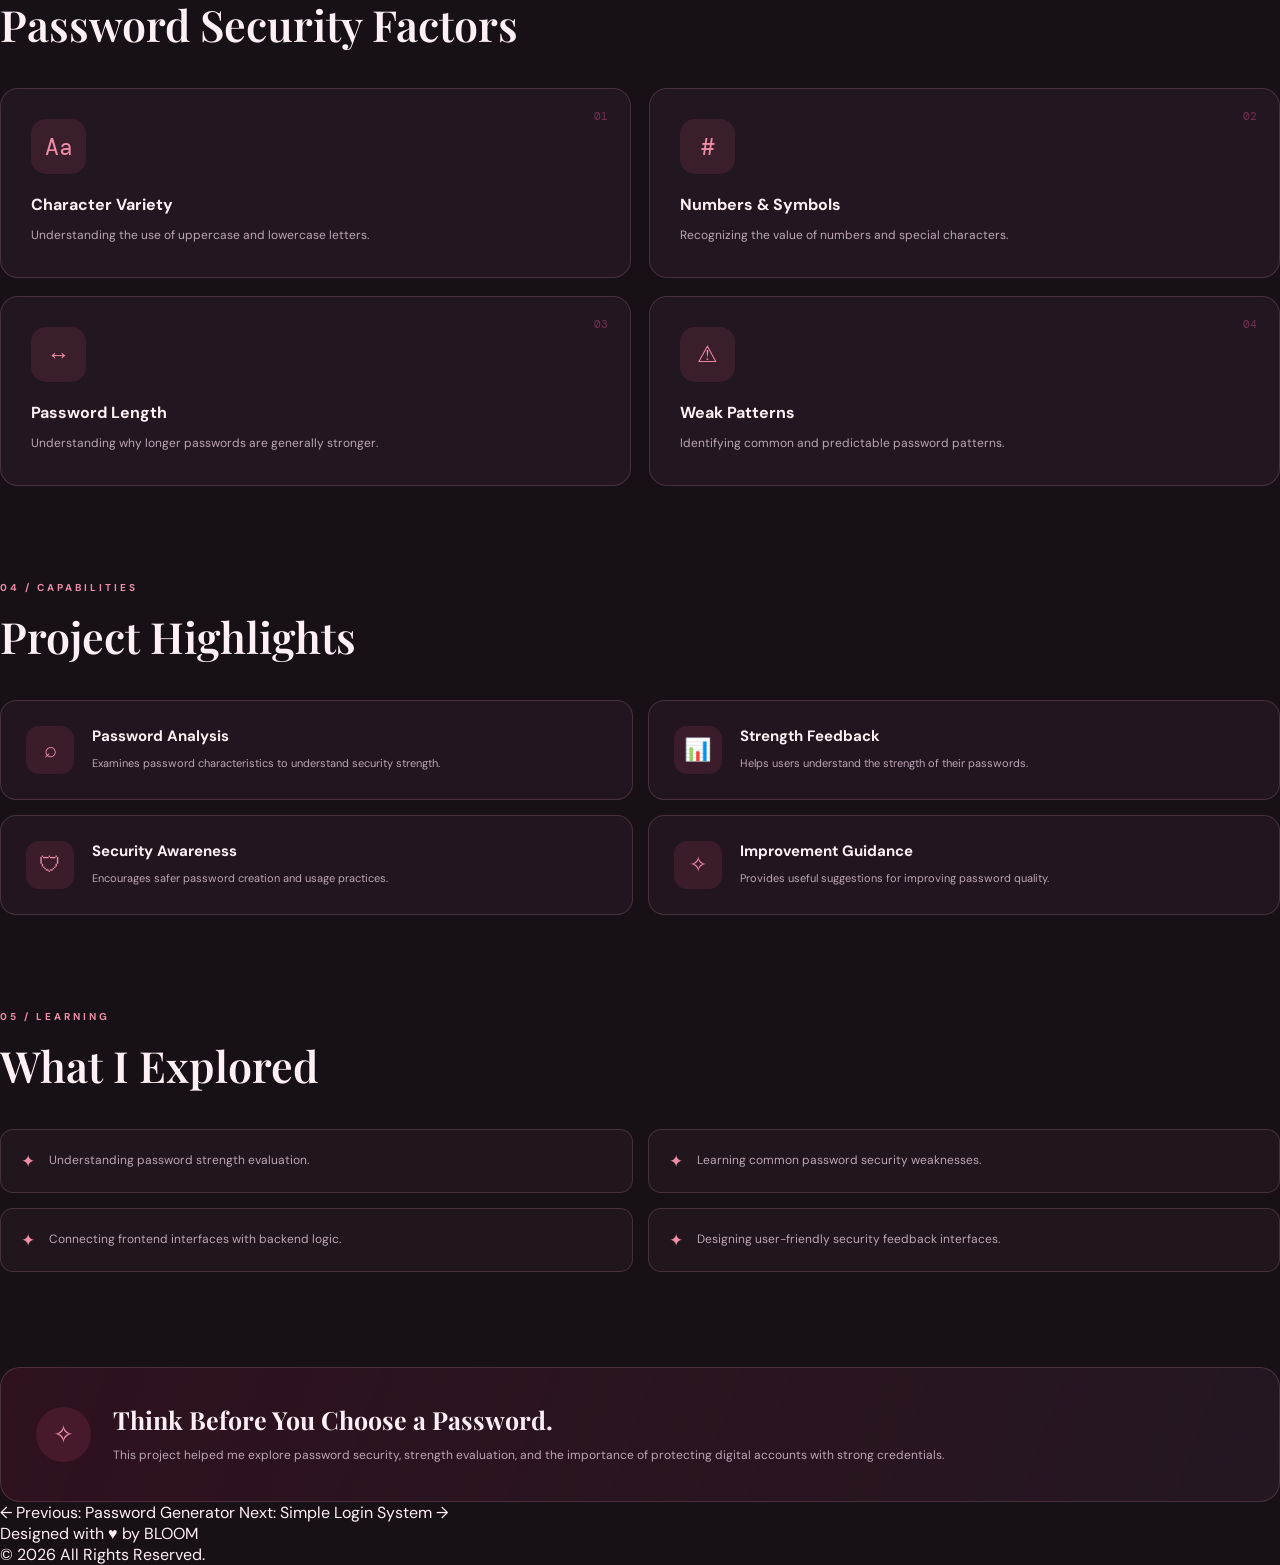
<file: Portfolio-main/BLOOM-PORTFOLIO/project-analyzer.html>
<!DOCTYPE html>
<html lang="en">
<head>
    <meta charset="UTF-8">
    <meta name="viewport" content="width=device-width, initial-scale=1.0">
    <meta name="theme-color" content="#171016">

    <title>Password Security Analyzer | BLOOM Portfolio</title>

    <link rel="stylesheet" href="css/style.css">
    <link rel="stylesheet" href="css/project-analyzer.css">

    <link rel="preconnect" href="https://fonts.googleapis.com">
    <link rel="preconnect" href="https://fonts.gstatic.com" crossorigin>
    <link href="https://fonts.googleapis.com/css2?family=DM+Mono:wght@400;500&family=DM+Sans:wght@400;500;600;700&family=Playfair+Display:wght@500;600;700&display=swap" rel="stylesheet">
</head>

<body class="project-detail-page analyzer-page">

    <!-- Animated Security Background -->
    <div class="analyzer-background">
        <div class="analyzer-grid"></div>

        <div class="analyzer-glow glow-one"></div>
        <div class="analyzer-glow glow-two"></div>

        <div class="radar-ring radar-ring-one"></div>
        <div class="radar-ring radar-ring-two"></div>

        <div class="scan-line"></div>

        <span class="security-particle particle-one">01</span>
        <span class="security-particle particle-two">10</span>
        <span class="security-particle particle-three">SECURE</span>
        <span class="security-particle particle-four">SCAN</span>
        <span class="security-particle particle-five">✓</span>
    </div>

    <!-- Navigation -->
    <header class="navbar">
        <a href="index.html" class="logo">BLOOM<span>.</span></a>

        <nav>
            <a href="index.html">Home</a>
            <a href="about.html">About</a>
            <a href="skills.html">Skills</a>
            <a href="projects.html" class="active">Projects</a>
            <a href="experience.html">Experience</a>
            <a href="contact.html">Contact</a>
        </nav>

        <a href="resume.html" class="nav-cta">My Resume ↗</a>
    </header>

    <main class="project-detail-main">

        <!-- Breadcrumb -->
        <div class="project-breadcrumb">
            <a href="index.html">Home</a>
            <span>/</span>
            <a href="projects.html">Projects</a>
            <span>/</span>
            <span>Password Security Analyzer</span>
        </div>

        <!-- Hero -->
        <section class="analyzer-hero">

            <div class="analyzer-hero-content reveal">

                <span class="project-eyebrow">
                    PROJECT 04 / PASSWORD SECURITY
                </span>

                <h1>
                    Password
                    <span>Security Analyzer.</span>
                </h1>

                <p>
                    A password security analysis project designed to
                    evaluate password strength and help users understand
                    the importance of creating secure passwords.
                </p>

                <div class="analyzer-tags">
                    <span>Python</span>
                    <span>Flask</span>
                    <span>HTML</span>
                    <span>CSS</span>
                    <span>JavaScript</span>
                </div>

                <div class="analyzer-actions">
                    <a href="projects.html" class="analyzer-primary-btn">
                        ← Back to Projects
                    </a>

                    <a href="https://github.com/A-Irfana-Begam"
                       target="_blank"
                       rel="noopener noreferrer"
                       class="analyzer-secondary-btn">
                        GitHub Profile ↗
                    </a>
                </div>

            </div>

            <!-- Security Radar Visual -->
            <div class="analyzer-visual reveal">

                <div class="analyzer-radar">

                    <div class="radar-circle radar-circle-one"></div>
                    <div class="radar-circle radar-circle-two"></div>
                    <div class="radar-circle radar-circle-three"></div>

                    <div class="radar-sweep"></div>

                    <div class="radar-cross horizontal"></div>
                    <div class="radar-cross vertical"></div>

                    <div class="radar-point radar-point-one"></div>
                    <div class="radar-point radar-point-two"></div>
                    <div class="radar-point radar-point-three"></div>

                    <div class="radar-center">
                        <span>✓</span>
                    </div>

                </div>

                <div class="radar-status">
                    <span></span>
                    SECURITY ANALYSIS ACTIVE
                </div>

                <div class="radar-label label-one">PASSWORD CHECK</div>
                <div class="radar-label label-two">STRENGTH SCAN</div>

            </div>

        </section>

        <!-- Overview -->
        <section class="analyzer-section reveal">

            <div class="analyzer-section-heading">
                <span>01 / OVERVIEW</span>
                <h2>About the Project</h2>
            </div>

            <div class="analyzer-overview-card">

                <div class="analyzer-overview-icon">⌕</div>

                <div>
                    <h3>What is Password Security Analyzer?</h3>

                    <p>
                        Password Security Analyzer is a web-based
                        application that examines password characteristics
                        and provides an understanding of password strength.
                    </p>

                    <p>
                        It helps users recognize weak password patterns
                        and encourages better password practices through
                        security analysis and recommendations.
                    </p>
                </div>

            </div>

        </section>

        <!-- Workflow -->
        <section class="analyzer-section reveal">

            <div class="analyzer-section-heading">
                <span>02 / WORKFLOW</span>
                <h2>How It Works</h2>
            </div>

            <div class="analyzer-process">

                <div class="analyzer-process-card">
                    <span class="process-number">01</span>

                    <div class="analyzer-process-icon">⌨</div>

                    <h3>Enter Password</h3>

                    <p>
                        The user provides a password for security analysis.
                    </p>
                </div>

                <div class="analyzer-connector">→</div>

                <div class="analyzer-process-card">
                    <span class="process-number">02</span>

                    <div class="analyzer-process-icon">⌕</div>

                    <h3>Analyze</h3>

                    <p>
                        The system checks password characteristics and strength.
                    </p>
                </div>

                <div class="analyzer-connector">→</div>

                <div class="analyzer-process-card">
                    <span class="process-number">03</span>

                    <div class="analyzer-process-icon">✧</div>

                    <h3>Get Feedback</h3>

                    <p>
                        Users receive feedback to improve password security.
                    </p>
                </div>

            </div>

        </section>

        <!-- Analysis Factors -->
        <section class="analyzer-section reveal">

            <div class="analyzer-section-heading">
                <span>03 / ANALYSIS</span>
                <h2>Password Security Factors</h2>
            </div>

            <div class="analyzer-factor-grid">

                <article class="analyzer-factor-card">
                    <span>01</span>
                    <div class="analyzer-factor-icon">Aa</div>
                    <h3>Character Variety</h3>
                    <p>
                        Understanding the use of uppercase and lowercase letters.
                    </p>
                </article>

                <article class="analyzer-factor-card">
                    <span>02</span>
                    <div class="analyzer-factor-icon">#</div>
                    <h3>Numbers & Symbols</h3>
                    <p>
                        Recognizing the value of numbers and special characters.
                    </p>
                </article>

                <article class="analyzer-factor-card">
                    <span>03</span>
                    <div class="analyzer-factor-icon">↔</div>
                    <h3>Password Length</h3>
                    <p>
                        Understanding why longer passwords are generally stronger.
                    </p>
                </article>

                <article class="analyzer-factor-card">
                    <span>04</span>
                    <div class="analyzer-factor-icon">⚠</div>
                    <h3>Weak Patterns</h3>
                    <p>
                        Identifying common and predictable password patterns.
                    </p>
                </article>

            </div>

        </section>

        <!-- Key Features -->
        <section class="analyzer-section reveal">

            <div class="analyzer-section-heading">
                <span>04 / CAPABILITIES</span>
                <h2>Project Highlights</h2>
            </div>

            <div class="analyzer-highlight-grid">

                <div class="analyzer-highlight-card">
                    <div class="highlight-icon">⌕</div>
                    <div>
                        <h3>Password Analysis</h3>
                        <p>Examines password characteristics to understand security strength.</p>
                    </div>
                </div>

                <div class="analyzer-highlight-card">
                    <div class="highlight-icon">📊</div>
                    <div>
                        <h3>Strength Feedback</h3>
                        <p>Helps users understand the strength of their passwords.</p>
                    </div>
                </div>

                <div class="analyzer-highlight-card">
                    <div class="highlight-icon">🛡</div>
                    <div>
                        <h3>Security Awareness</h3>
                        <p>Encourages safer password creation and usage practices.</p>
                    </div>
                </div>

                <div class="analyzer-highlight-card">
                    <div class="highlight-icon">✧</div>
                    <div>
                        <h3>Improvement Guidance</h3>
                        <p>Provides useful suggestions for improving password quality.</p>
                    </div>
                </div>

            </div>

        </section>

        <!-- Learning -->
        <section class="analyzer-section reveal">

            <div class="analyzer-section-heading">
                <span>05 / LEARNING</span>
                <h2>What I Explored</h2>
            </div>

            <div class="analyzer-learning">

                <div>
                    <span>✦</span>
                    <p>Understanding password strength evaluation.</p>
                </div>

                <div>
                    <span>✦</span>
                    <p>Learning common password security weaknesses.</p>
                </div>

                <div>
                    <span>✦</span>
                    <p>Connecting frontend interfaces with backend logic.</p>
                </div>

                <div>
                    <span>✦</span>
                    <p>Designing user-friendly security feedback interfaces.</p>
                </div>

            </div>

        </section>

        <!-- Note -->
        <section class="analyzer-note reveal">

            <div class="analyzer-note-symbol">✧</div>

            <div>
                <h2>Think Before You Choose a Password.</h2>

                <p>
                    This project helped me explore password security,
                    strength evaluation, and the importance of protecting
                    digital accounts with strong credentials.
                </p>
            </div>

        </section>

        <!-- Navigation -->
        <div class="project-navigation">
            <a href="project-generator.html">← Previous: Password Generator</a>
            <a href="project-login.html">Next: Simple Login System →</a>
        </div>

    </main>

    <!-- Footer -->
    <footer class="footer">
        <p>Designed with <span>♥</span> by BLOOM</p>
        <p>© 2026 All Rights Reserved.</p>
    </footer>

    <script src="js/main.js"></script>

</body>
</html>
</file>
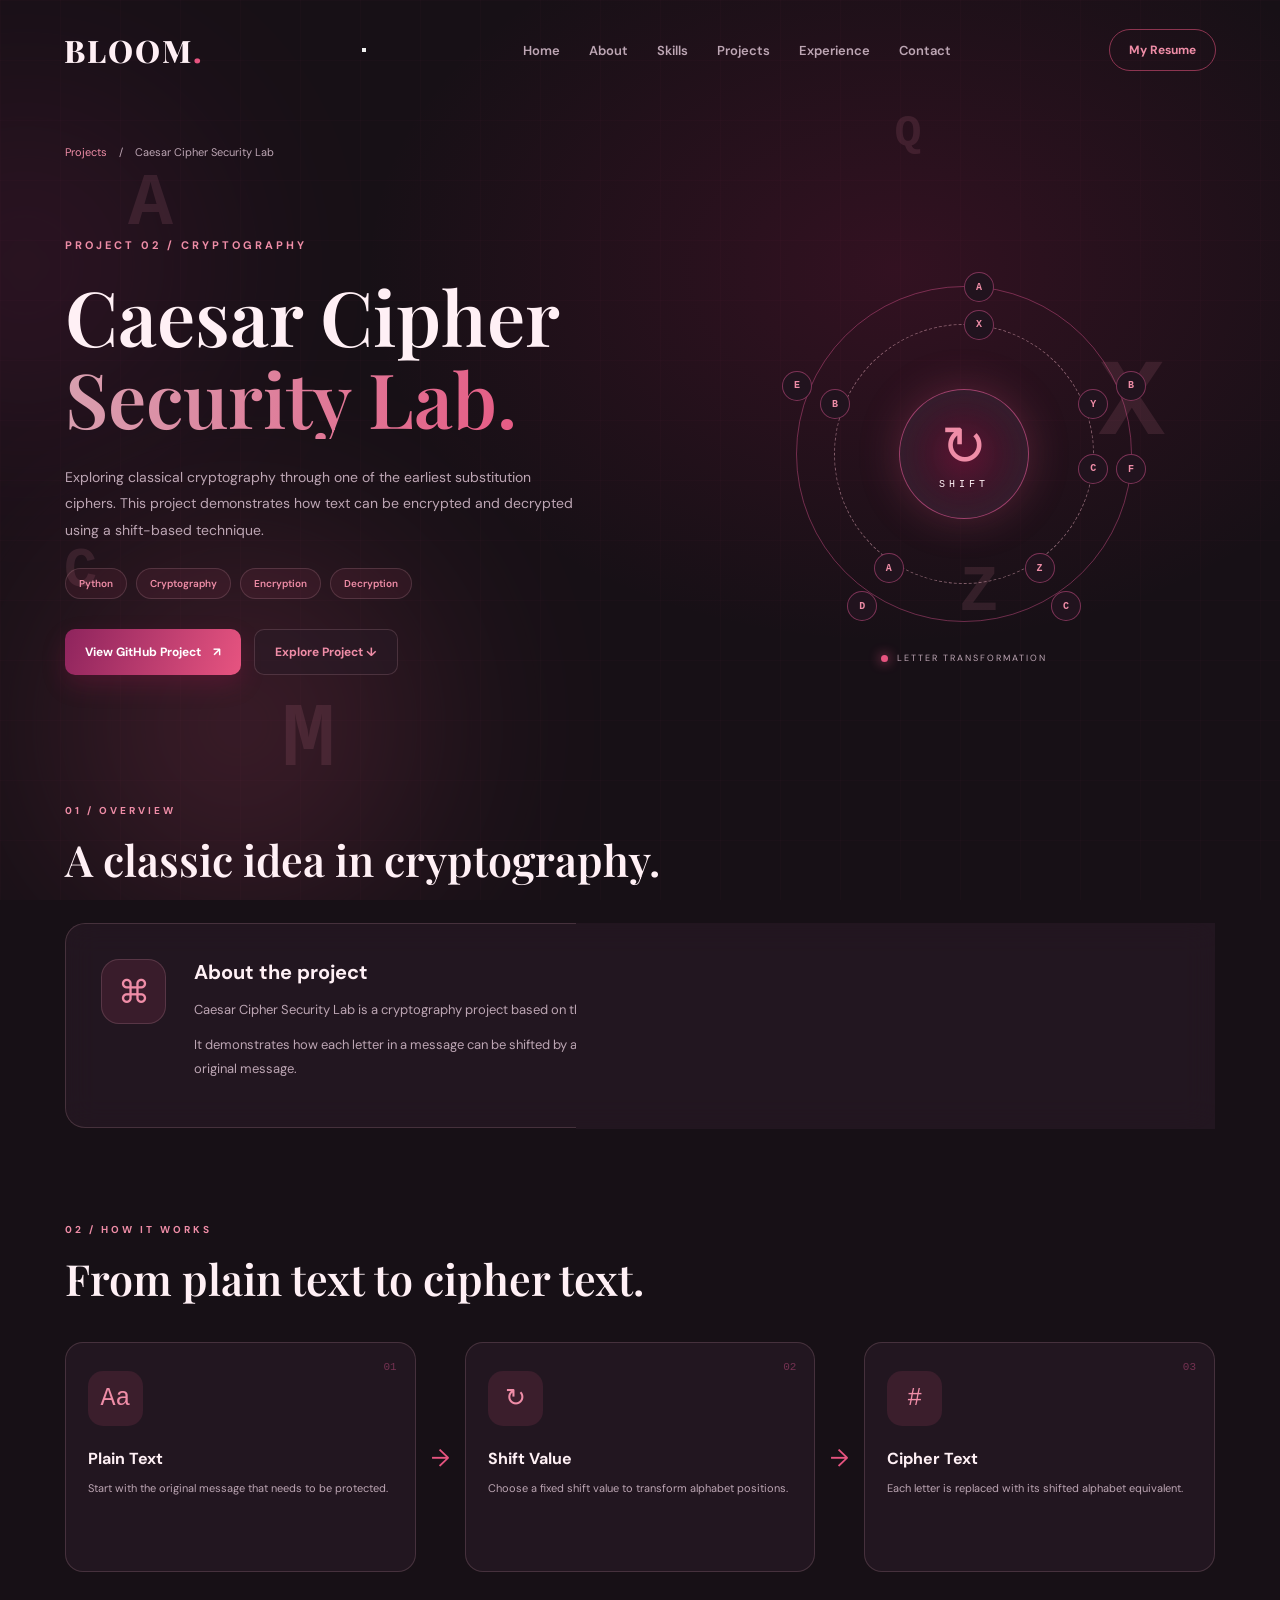
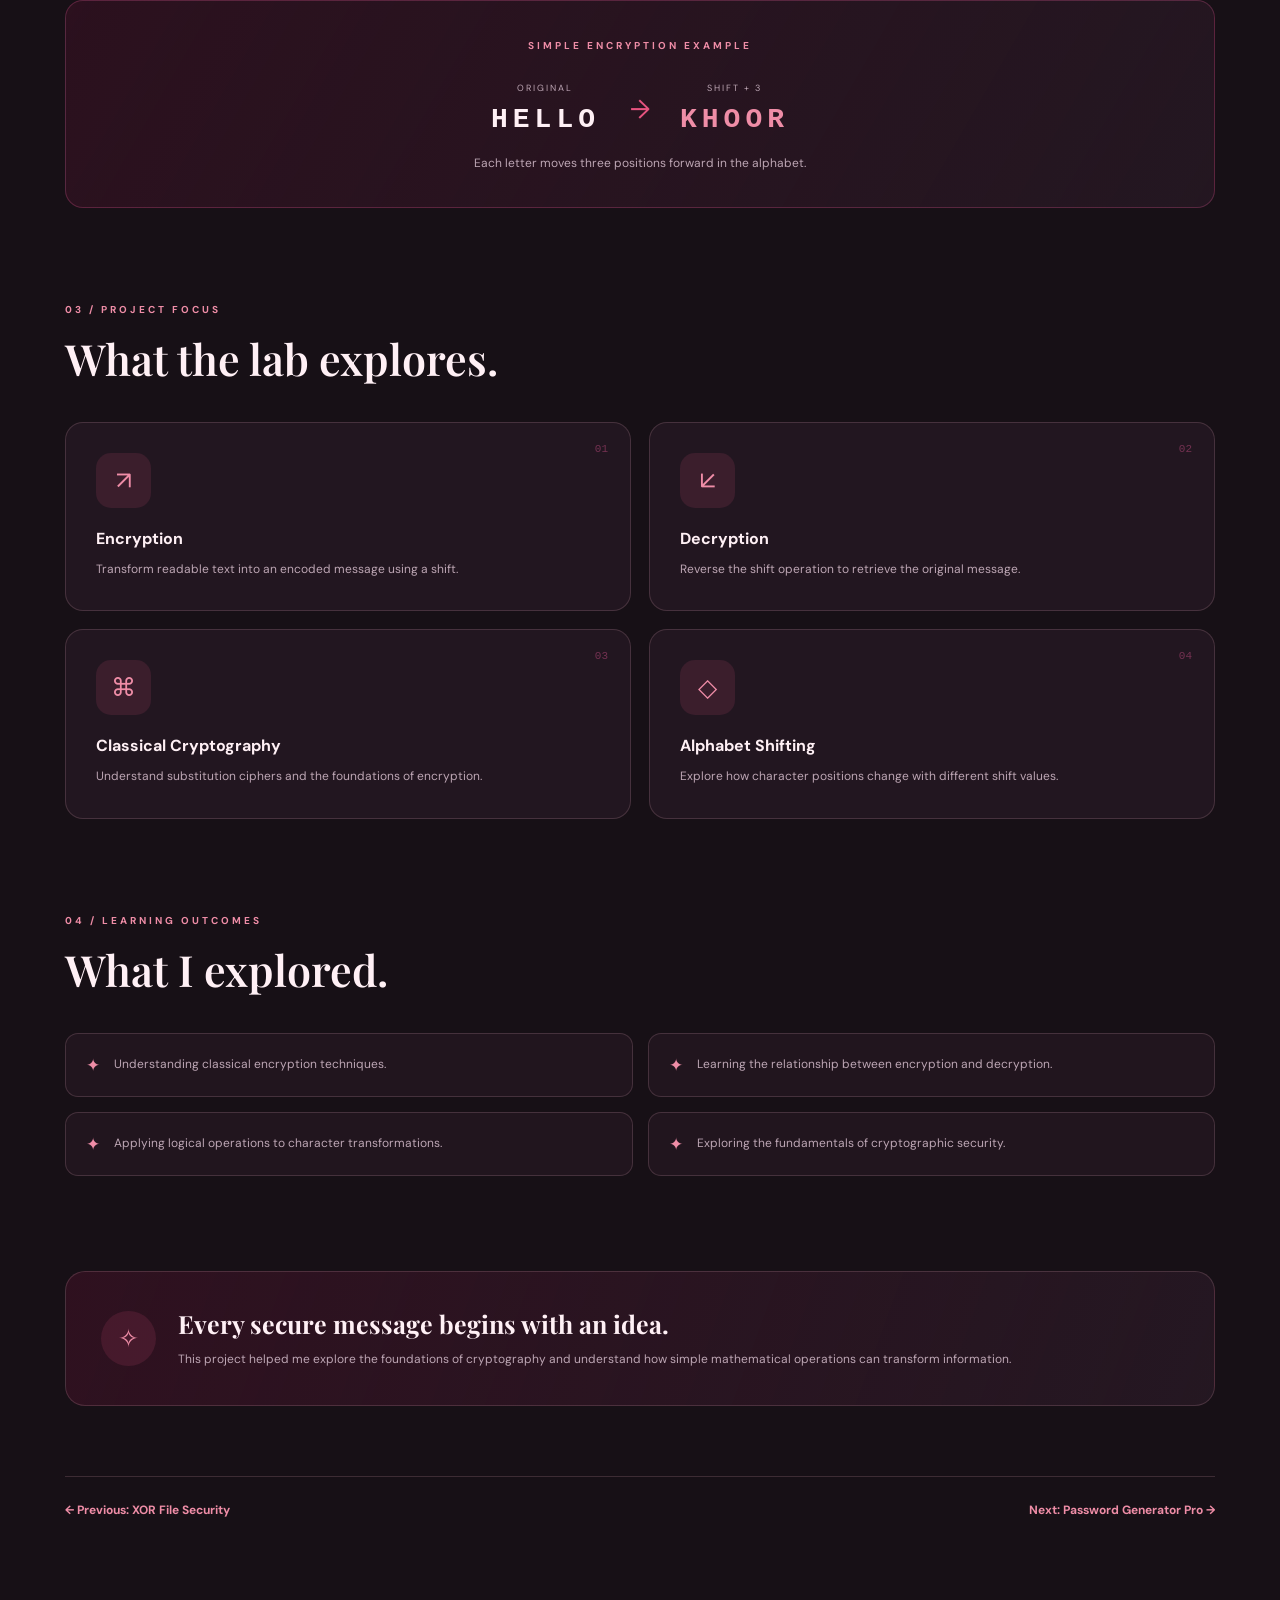
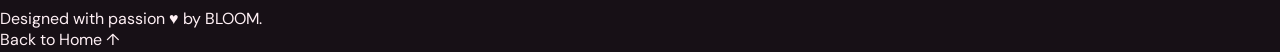
<file: Portfolio-main/BLOOM-PORTFOLIO/project-caesar.html>
<!DOCTYPE html>
<html lang="en">
<head>
    <meta charset="UTF-8">
    <meta name="viewport" content="width=device-width, initial-scale=1.0">

    <title>Caesar Cipher Security Lab | BLOOM</title>

    <link rel="stylesheet" href="css/style.css">
    <link rel="stylesheet" href="css/project-caesar.css">
</head>

<body class="project-detail-page caesar-page">

    <!-- CIPHER BACKGROUND -->
    <div class="caesar-background">
        <div class="caesar-grid"></div>
        <div class="caesar-glow glow-one"></div>
        <div class="caesar-glow glow-two"></div>

        <div class="cipher-letter letter-one">A</div>
        <div class="cipher-letter letter-two">X</div>
        <div class="cipher-letter letter-three">M</div>
        <div class="cipher-letter letter-four">Q</div>
        <div class="cipher-letter letter-five">Z</div>
        <div class="cipher-letter letter-six">C</div>
    </div>

    <!-- NAVIGATION -->
    <header class="navbar">
        <a href="index.html" class="logo">BLOOM<span>.</span></a>

        <nav class="nav-links">
            <a href="index.html">Home</a>
            <a href="about.html">About</a>
            <a href="skills.html">Skills</a>
            <a href="projects.html">Projects</a>
            <a href="experience.html">Experience</a>
            <a href="contact.html">Contact</a>
        </nav>

        <a href="resume.html" class="nav-cta">My Resume</a>
    </header>

    <main class="project-detail-main">

        <!-- BREADCRUMB -->
        <div class="project-breadcrumb">
            <a href="projects.html">Projects</a>
            <span>/</span>
            <span>Caesar Cipher Security Lab</span>
        </div>

        <!-- HERO -->
        <section class="caesar-hero">

            <div class="caesar-hero-content">

                <span class="project-eyebrow">PROJECT 02 / CRYPTOGRAPHY</span>

                <h1>
                    Caesar Cipher
                    <span>Security Lab.</span>
                </h1>

                <p>
                    Exploring classical cryptography through one of
                    the earliest substitution ciphers. This project
                    demonstrates how text can be encrypted and
                    decrypted using a shift-based technique.
                </p>

                <div class="caesar-tags">
                    <span>Python</span>
                    <span>Cryptography</span>
                    <span>Encryption</span>
                    <span>Decryption</span>
                </div>

                <div class="caesar-actions">
                    <a
                        href="https://github.com/A-Irfana-Begam/Caesar-Cipher-Security-Lab"
                        target="_blank"
                        rel="noopener noreferrer"
                        class="caesar-primary-btn"
                    >
                        View GitHub Project <span>↗</span>
                    </a>

                    <a href="#overview" class="caesar-secondary-btn">
                        Explore Project ↓
                    </a>
                </div>

            </div>

            <!-- CIPHER VISUAL -->
            <div class="caesar-visual">

                <div class="cipher-orbit orbit-one">
                    <span class="orbit-letter">A</span>
                    <span class="orbit-letter">B</span>
                    <span class="orbit-letter">C</span>
                    <span class="orbit-letter">D</span>
                    <span class="orbit-letter">E</span>
                    <span class="orbit-letter">F</span>
                </div>

                <div class="cipher-orbit orbit-two">
                    <span class="orbit-letter">X</span>
                    <span class="orbit-letter">Y</span>
                    <span class="orbit-letter">Z</span>
                    <span class="orbit-letter">A</span>
                    <span class="orbit-letter">B</span>
                    <span class="orbit-letter">C</span>
                </div>

                <div class="cipher-center">
                    <span class="cipher-center-symbol">↻</span>
                    <span>SHIFT</span>
                </div>

                <div class="cipher-visual-caption">
                    <span></span>
                    LETTER TRANSFORMATION
                </div>

            </div>

        </section>

        <!-- OVERVIEW -->
        <section class="caesar-section" id="overview">

            <div class="caesar-section-heading">
                <span>01 / OVERVIEW</span>
                <h2>A classic idea in cryptography.</h2>
            </div>

            <div class="caesar-overview-card">

                <div class="caesar-overview-icon">⌘</div>

                <div>
                    <h3>About the project</h3>

                    <p>
                        Caesar Cipher Security Lab is a cryptography
                        project based on the Caesar cipher, a classical
                        substitution encryption technique.
                    </p>

                    <p>
                        It demonstrates how each letter in a message
                        can be shifted by a fixed number of positions
                        in the alphabet to create encrypted text.
                        The reverse shift helps recover the original message.
                    </p>
                </div>

            </div>

        </section>

        <!-- HOW IT WORKS -->
        <section class="caesar-section">

            <div class="caesar-section-heading">
                <span>02 / HOW IT WORKS</span>
                <h2>From plain text to cipher text.</h2>
            </div>

            <div class="caesar-process">

                <div class="process-step">
                    <span class="process-number">01</span>
                    <div class="process-icon">Aa</div>
                    <h3>Plain Text</h3>
                    <p>
                        Start with the original message
                        that needs to be protected.
                    </p>
                </div>

                <div class="process-connector">→</div>

                <div class="process-step">
                    <span class="process-number">02</span>
                    <div class="process-icon">↻</div>
                    <h3>Shift Value</h3>
                    <p>
                        Choose a fixed shift value
                        to transform alphabet positions.
                    </p>
                </div>

                <div class="process-connector">→</div>

                <div class="process-step">
                    <span class="process-number">03</span>
                    <div class="process-icon">#</div>
                    <h3>Cipher Text</h3>
                    <p>
                        Each letter is replaced with
                        its shifted alphabet equivalent.
                    </p>
                </div>

            </div>

            <!-- EXAMPLE -->
            <div class="caesar-example">

                <span class="example-label">SIMPLE ENCRYPTION EXAMPLE</span>

                <div class="example-transformation">
                    <div class="example-item">
                        <span>ORIGINAL</span>
                        <strong>HELLO</strong>
                    </div>

                    <div class="example-arrow">→</div>

                    <div class="example-item">
                        <span>SHIFT + 3</span>
                        <strong>KHOOR</strong>
                    </div>
                </div>

                <p>
                    Each letter moves three positions forward
                    in the alphabet.
                </p>

            </div>

        </section>

        <!-- FEATURES -->
        <section class="caesar-section">

            <div class="caesar-section-heading">
                <span>03 / PROJECT FOCUS</span>
                <h2>What the lab explores.</h2>
            </div>

            <div class="caesar-feature-grid">

                <div class="caesar-feature-card">
                    <span>01</span>
                    <div class="feature-icon">↗</div>
                    <h3>Encryption</h3>
                    <p>
                        Transform readable text into
                        an encoded message using a shift.
                    </p>
                </div>

                <div class="caesar-feature-card">
                    <span>02</span>
                    <div class="feature-icon">↙</div>
                    <h3>Decryption</h3>
                    <p>
                        Reverse the shift operation
                        to retrieve the original message.
                    </p>
                </div>

                <div class="caesar-feature-card">
                    <span>03</span>
                    <div class="feature-icon">⌘</div>
                    <h3>Classical Cryptography</h3>
                    <p>
                        Understand substitution ciphers
                        and the foundations of encryption.
                    </p>
                </div>

                <div class="caesar-feature-card">
                    <span>04</span>
                    <div class="feature-icon">◇</div>
                    <h3>Alphabet Shifting</h3>
                    <p>
                        Explore how character positions
                        change with different shift values.
                    </p>
                </div>

            </div>

        </section>

        <!-- LEARNING -->
        <section class="caesar-section">

            <div class="caesar-section-heading">
                <span>04 / LEARNING OUTCOMES</span>
                <h2>What I explored.</h2>
            </div>

            <div class="caesar-learning">

                <div>
                    <span>✦</span>
                    <p>Understanding classical encryption techniques.</p>
                </div>

                <div>
                    <span>✦</span>
                    <p>Learning the relationship between encryption and decryption.</p>
                </div>

                <div>
                    <span>✦</span>
                    <p>Applying logical operations to character transformations.</p>
                </div>

                <div>
                    <span>✦</span>
                    <p>Exploring the fundamentals of cryptographic security.</p>
                </div>

            </div>

        </section>

        <!-- PROJECT NOTE -->
        <section class="caesar-note">

            <div class="caesar-note-symbol">✧</div>

            <div>
                <h2>Every secure message begins with an idea.</h2>

                <p>
                    This project helped me explore the foundations
                    of cryptography and understand how simple
                    mathematical operations can transform information.
                </p>
            </div>

        </section>

        <!-- NAVIGATION -->
        <section class="project-navigation">
            <a href="project-xor.html">← Previous: XOR File Security</a>
            <a href="project-generator.html">Next: Password Generator Pro →</a>
        </section>

    </main>

    <footer class="footer">
        <p>Designed with passion <span>♥</span> by BLOOM.</p>
        <a href="index.html">Back to Home ↑</a>
    </footer>

    <script src="js/main.js"></script>

</body>
</html>
</file>
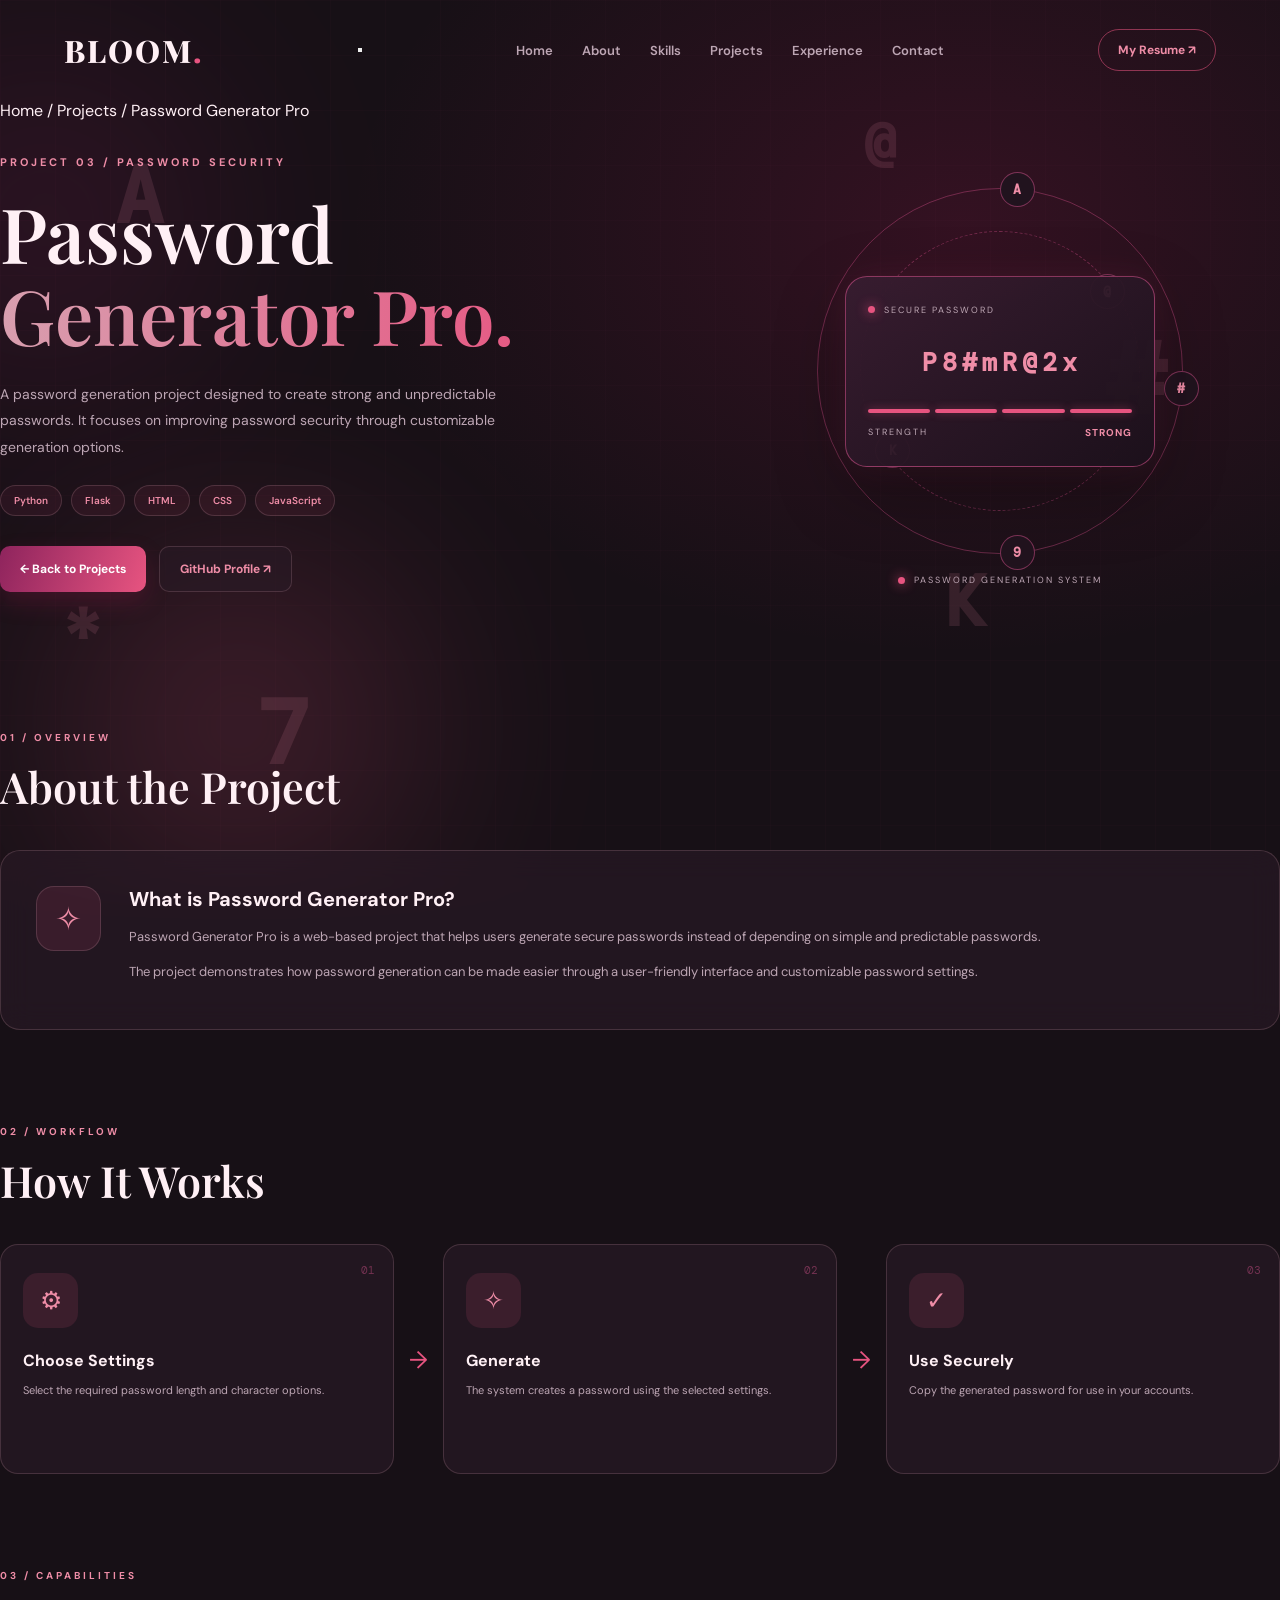
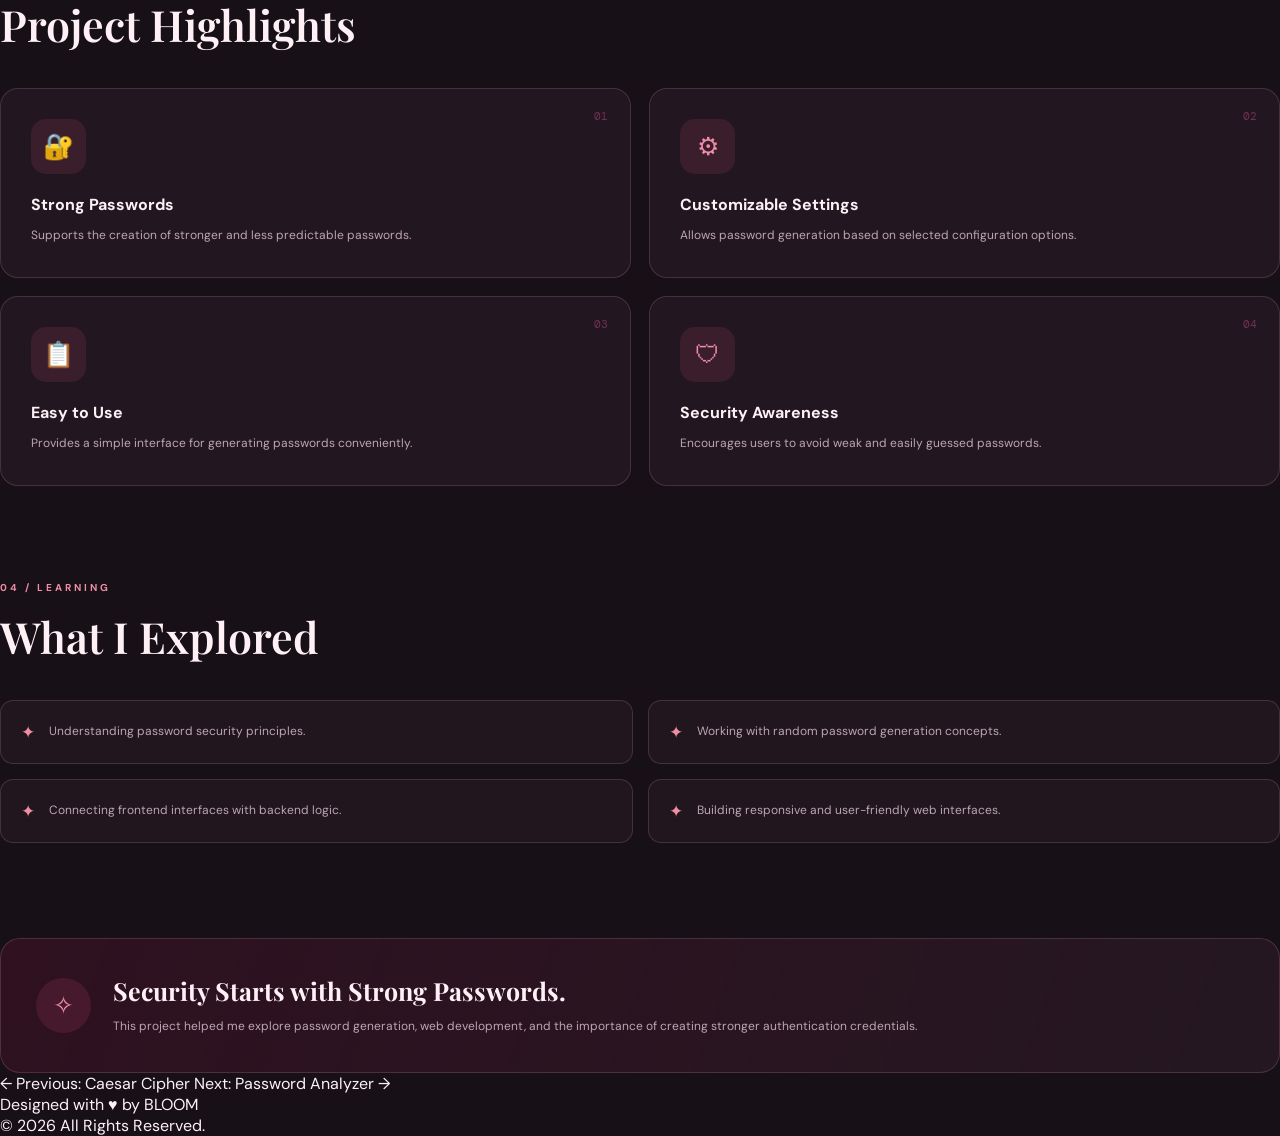
<file: Portfolio-main/BLOOM-PORTFOLIO/project-generator.html>
<!DOCTYPE html>
<html lang="en">
<head>
    <meta charset="UTF-8">
    <meta name="viewport" content="width=device-width, initial-scale=1.0">
    <meta name="theme-color" content="#171016">
    <title>Password Generator Pro | BLOOM Portfolio</title>

    <link rel="stylesheet" href="css/style.css">
    <link rel="stylesheet" href="css/project-generator.css">

    <link rel="preconnect" href="https://fonts.googleapis.com">
    <link rel="preconnect" href="https://fonts.gstatic.com" crossorigin>
    <link href="https://fonts.googleapis.com/css2?family=DM+Mono:wght@400;500&family=DM+Sans:wght@400;500;600;700&family=Playfair+Display:wght@500;600;700&display=swap" rel="stylesheet">
</head>

<body class="project-detail-page generator-page">

    <!-- Animated Background -->
    <div class="generator-background">
        <div class="generator-grid"></div>
        <div class="generator-glow glow-one"></div>
        <div class="generator-glow glow-two"></div>

        <div class="password-character char-one">A</div>
        <div class="password-character char-two">#</div>
        <div class="password-character char-three">7</div>
        <div class="password-character char-four">@</div>
        <div class="password-character char-five">K</div>
        <div class="password-character char-six">*</div>
    </div>

    <!-- Navigation -->
    <header class="navbar">
        <a href="index.html" class="logo">BLOOM<span>.</span></a>

        <nav>
            <a href="index.html">Home</a>
            <a href="about.html">About</a>
            <a href="skills.html">Skills</a>
            <a href="projects.html" class="active">Projects</a>
            <a href="experience.html">Experience</a>
            <a href="contact.html">Contact</a>
        </nav>

        <a href="resume.html" class="nav-cta">My Resume ↗</a>
    </header>

    <main class="project-detail-main">

        <!-- Breadcrumb -->
        <div class="project-breadcrumb">
            <a href="index.html">Home</a>
            <span>/</span>
            <a href="projects.html">Projects</a>
            <span>/</span>
            <span>Password Generator Pro</span>
        </div>

        <!-- Hero -->
        <section class="generator-hero">

            <div class="generator-hero-content reveal">

                <span class="project-eyebrow">
                    PROJECT 03 / PASSWORD SECURITY
                </span>

                <h1>
                    Password
                    <span>Generator Pro.</span>
                </h1>

                <p>
                    A password generation project designed to create
                    strong and unpredictable passwords. It focuses on
                    improving password security through customizable
                    generation options.
                </p>

                <div class="generator-tags">
                    <span>Python</span>
                    <span>Flask</span>
                    <span>HTML</span>
                    <span>CSS</span>
                    <span>JavaScript</span>
                </div>

                <div class="generator-actions">
                    <a href="projects.html" class="generator-primary-btn">
                        ← Back to Projects
                    </a>

                    <a href="https://github.com/A-Irfana-Begam"
                       target="_blank"
                       rel="noopener noreferrer"
                       class="generator-secondary-btn">
                        GitHub Profile ↗
                    </a>
                </div>

            </div>

            <!-- Password Visual -->
            <div class="generator-visual reveal">

                <div class="password-orbit orbit-one">
                    <span class="orbit-symbol symbol-one">A</span>
                    <span class="orbit-symbol symbol-two">#</span>
                    <span class="orbit-symbol symbol-three">9</span>
                </div>

                <div class="password-orbit orbit-two">
                    <span class="orbit-symbol symbol-four">@</span>
                    <span class="orbit-symbol symbol-five">K</span>
                </div>

                <div class="password-display-card">
                    <div class="password-card-top">
                        <span class="password-status-dot"></span>
                        <span>SECURE PASSWORD</span>
                    </div>

                    <div class="generated-password">
                        <span>P</span><span>8</span><span>#</span>
                        <span>m</span><span>R</span><span>@</span>
                        <span>2</span><span>x</span>
                    </div>

                    <div class="password-strength">
                        <span></span>
                        <span></span>
                        <span></span>
                        <span></span>
                    </div>

                    <div class="password-card-footer">
                        <span>STRENGTH</span>
                        <strong>STRONG</strong>
                    </div>
                </div>

                <div class="generator-caption">
                    <span></span>
                    PASSWORD GENERATION SYSTEM
                </div>

            </div>

        </section>

        <!-- Overview -->
        <section class="caesar-section reveal">

            <div class="caesar-section-heading">
                <span>01 / OVERVIEW</span>
                <h2>About the Project</h2>
            </div>

            <div class="generator-overview-card">

                <div class="generator-overview-icon">✧</div>

                <div>
                    <h3>What is Password Generator Pro?</h3>

                    <p>
                        Password Generator Pro is a web-based project
                        that helps users generate secure passwords
                        instead of depending on simple and predictable
                        passwords.
                    </p>

                    <p>
                        The project demonstrates how password
                        generation can be made easier through a
                        user-friendly interface and customizable
                        password settings.
                    </p>
                </div>

            </div>

        </section>

        <!-- Working Process -->
        <section class="caesar-section reveal">

            <div class="caesar-section-heading">
                <span>02 / WORKFLOW</span>
                <h2>How It Works</h2>
            </div>

            <div class="generator-process">

                <div class="generator-process-card">
                    <span class="process-number">01</span>
                    <div class="generator-process-icon">⚙</div>
                    <h3>Choose Settings</h3>
                    <p>Select the required password length and character options.</p>
                </div>

                <div class="generator-connector">→</div>

                <div class="generator-process-card">
                    <span class="process-number">02</span>
                    <div class="generator-process-icon">✧</div>
                    <h3>Generate</h3>
                    <p>The system creates a password using the selected settings.</p>
                </div>

                <div class="generator-connector">→</div>

                <div class="generator-process-card">
                    <span class="process-number">03</span>
                    <div class="generator-process-icon">✓</div>
                    <h3>Use Securely</h3>
                    <p>Copy the generated password for use in your accounts.</p>
                </div>

            </div>

        </section>

        <!-- Key Features -->
        <section class="caesar-section reveal">

            <div class="caesar-section-heading">
                <span>03 / CAPABILITIES</span>
                <h2>Project Highlights</h2>
            </div>

            <div class="generator-feature-grid">

                <article class="generator-feature-card">
                    <span>01</span>
                    <div class="generator-feature-icon">🔐</div>
                    <h3>Strong Passwords</h3>
                    <p>Supports the creation of stronger and less predictable passwords.</p>
                </article>

                <article class="generator-feature-card">
                    <span>02</span>
                    <div class="generator-feature-icon">⚙</div>
                    <h3>Customizable Settings</h3>
                    <p>Allows password generation based on selected configuration options.</p>
                </article>

                <article class="generator-feature-card">
                    <span>03</span>
                    <div class="generator-feature-icon">📋</div>
                    <h3>Easy to Use</h3>
                    <p>Provides a simple interface for generating passwords conveniently.</p>
                </article>

                <article class="generator-feature-card">
                    <span>04</span>
                    <div class="generator-feature-icon">🛡</div>
                    <h3>Security Awareness</h3>
                    <p>Encourages users to avoid weak and easily guessed passwords.</p>
                </article>

            </div>

        </section>

        <!-- Learning -->
        <section class="caesar-section reveal">

            <div class="caesar-section-heading">
                <span>04 / LEARNING</span>
                <h2>What I Explored</h2>
            </div>

            <div class="generator-learning">

                <div>
                    <span>✦</span>
                    <p>Understanding password security principles.</p>
                </div>

                <div>
                    <span>✦</span>
                    <p>Working with random password generation concepts.</p>
                </div>

                <div>
                    <span>✦</span>
                    <p>Connecting frontend interfaces with backend logic.</p>
                </div>

                <div>
                    <span>✦</span>
                    <p>Building responsive and user-friendly web interfaces.</p>
                </div>

            </div>

        </section>

        <!-- Note -->
        <section class="generator-note reveal">

            <div class="generator-note-symbol">✧</div>

            <div>
                <h2>Security Starts with Strong Passwords.</h2>
                <p>
                    This project helped me explore password generation,
                    web development, and the importance of creating
                    stronger authentication credentials.
                </p>
            </div>

        </section>

        <!-- Navigation -->
        <div class="project-navigation">
            <a href="project-caesar.html">← Previous: Caesar Cipher</a>
            <a href="project-analyzer.html">Next: Password Analyzer →</a>
        </div>

    </main>

    <!-- Footer -->
    <footer class="footer">
        <p>Designed with <span>♥</span> by BLOOM</p>
        <p>© 2026 All Rights Reserved.</p>
    </footer>

    <script src="js/main.js"></script>

</body>
</html>
</file>
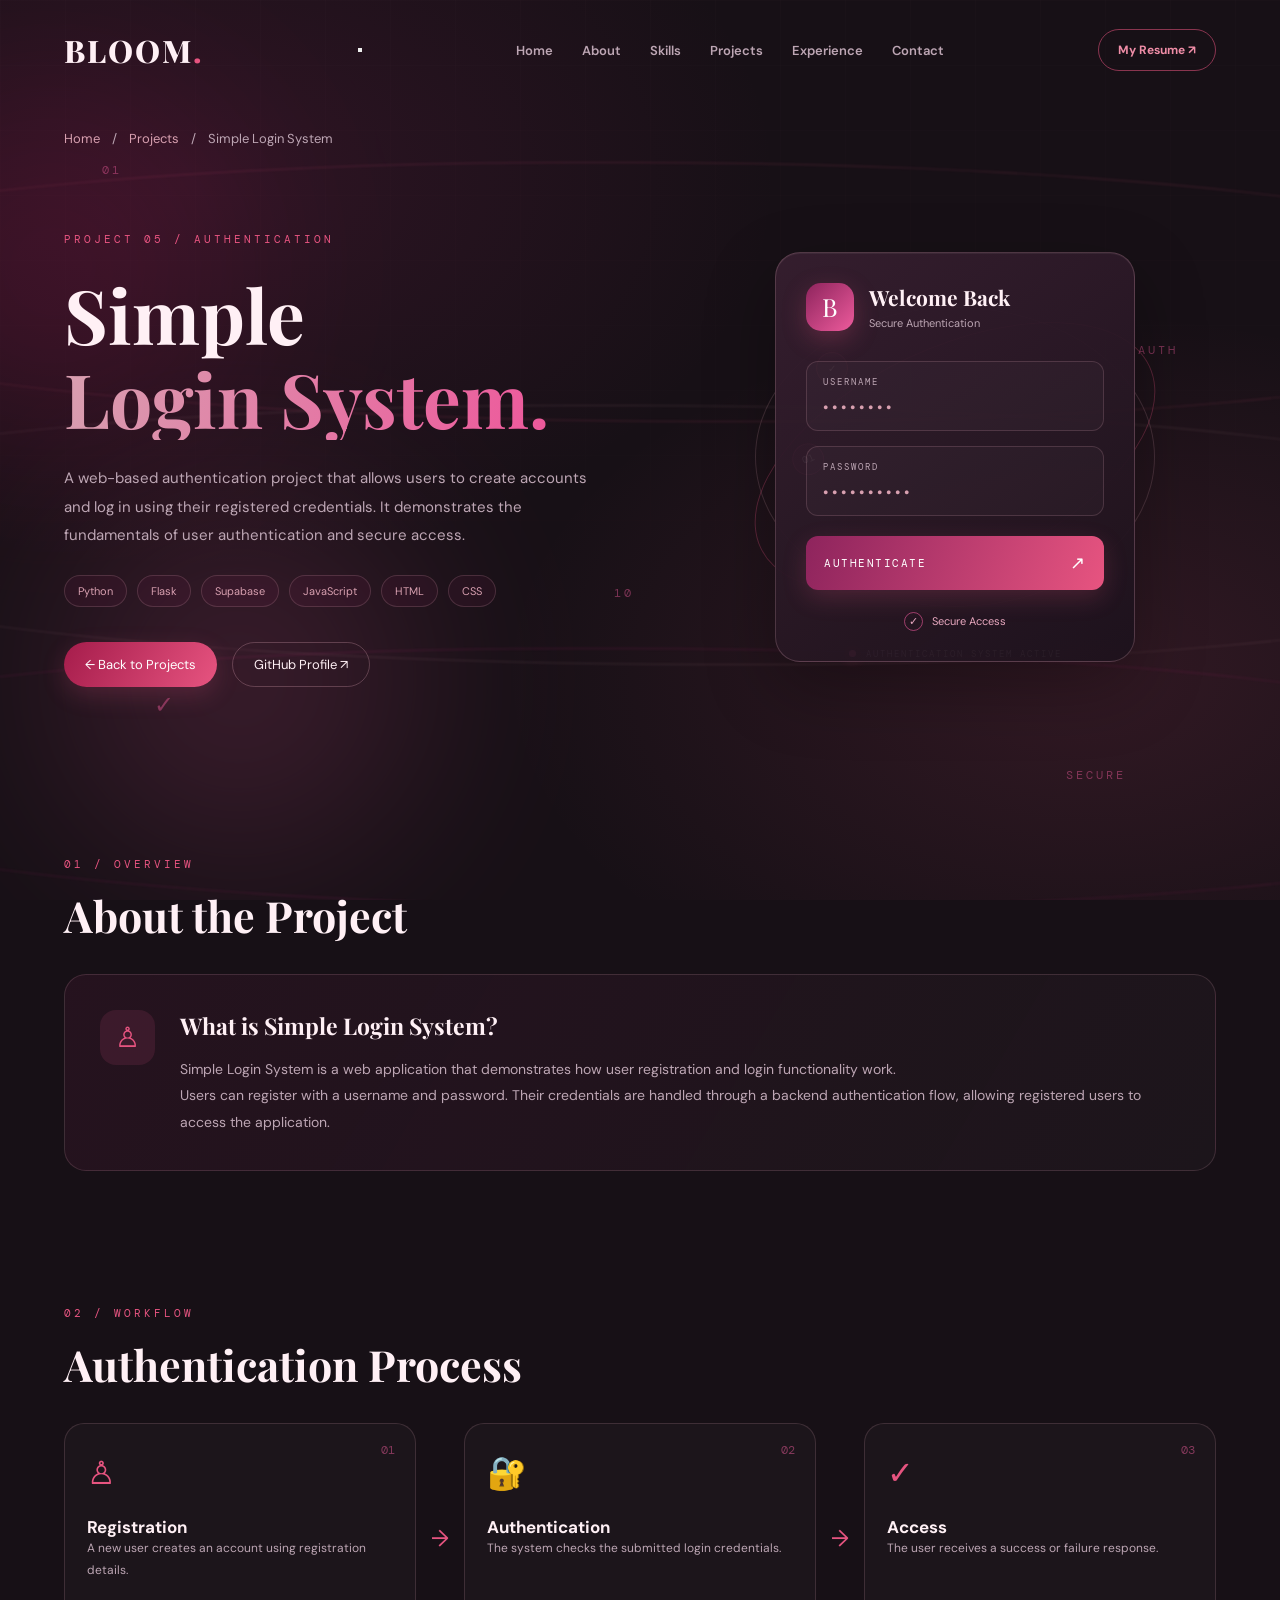
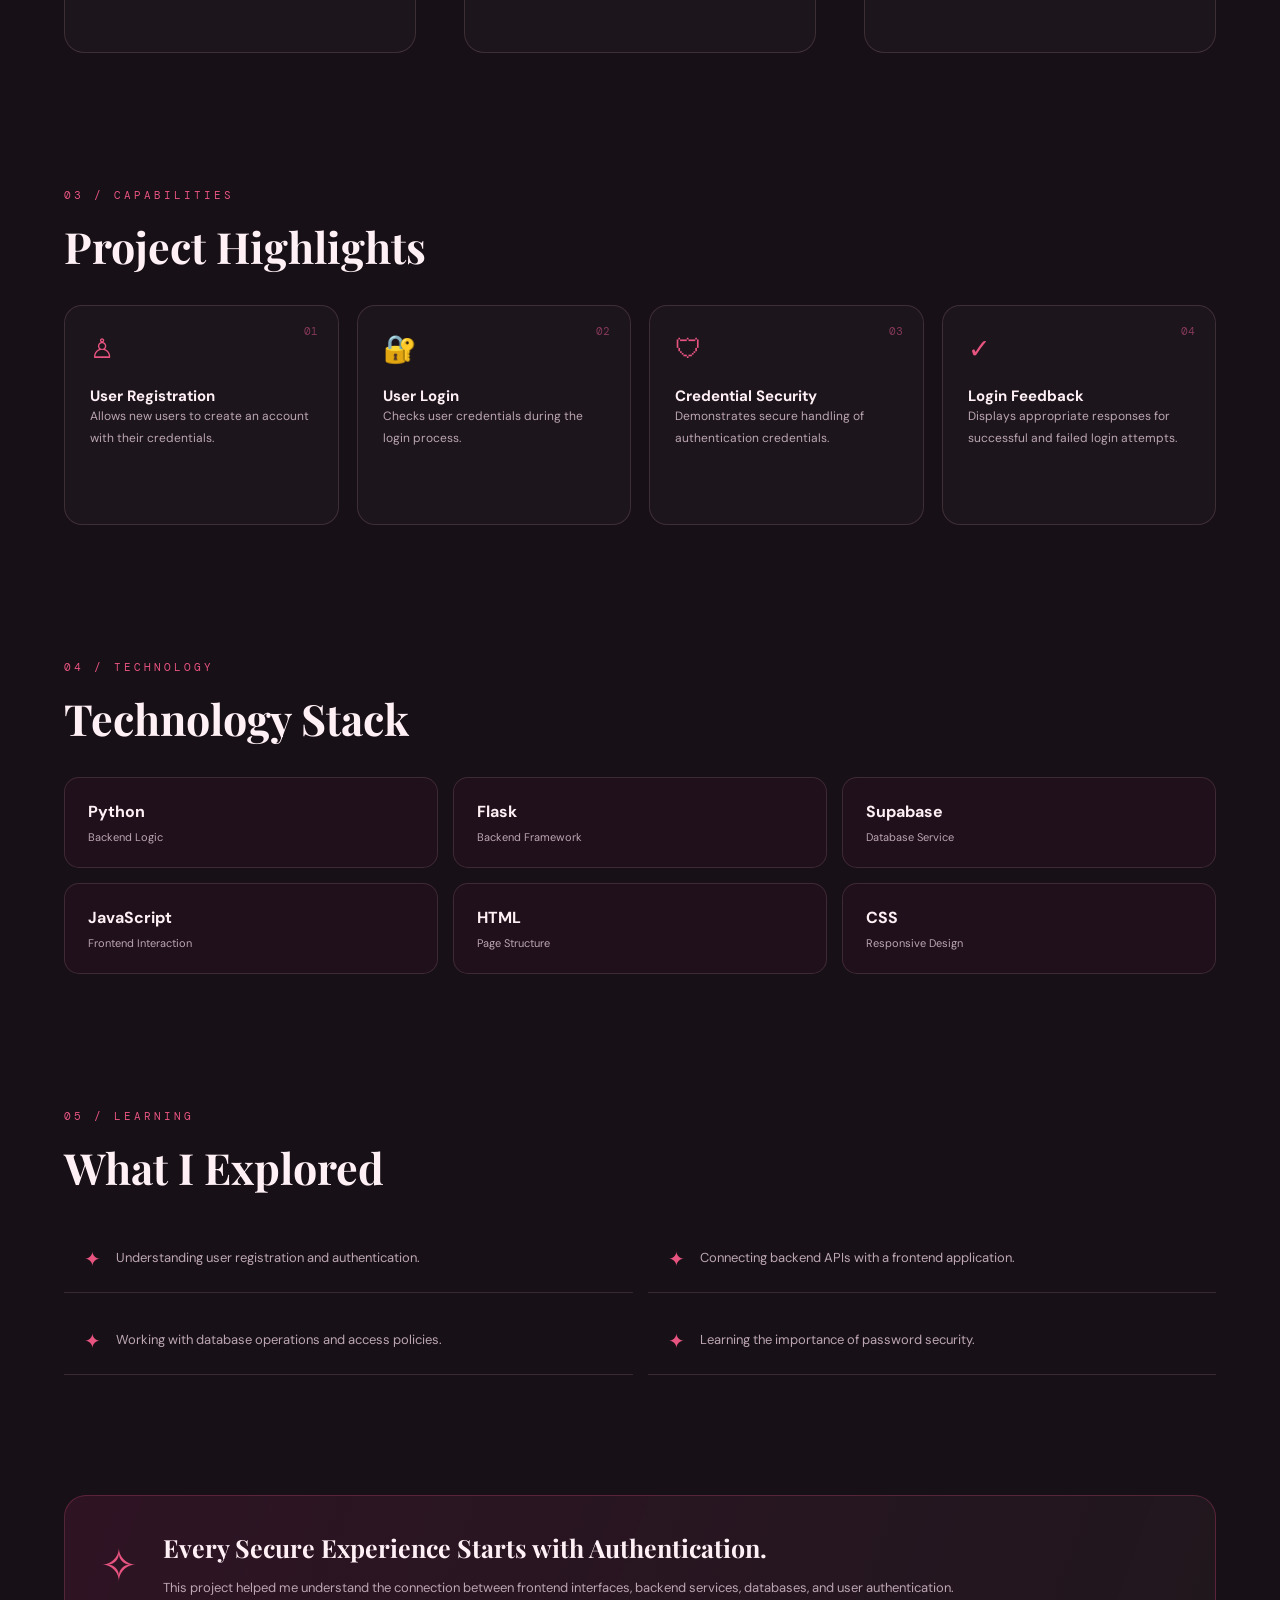
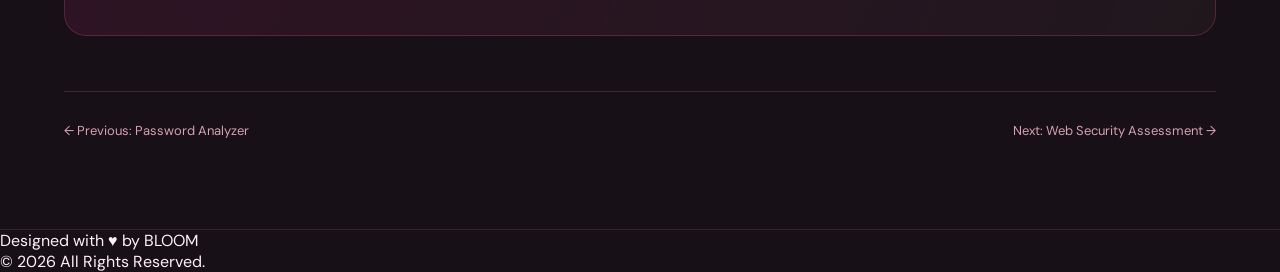
<file: Portfolio-main/BLOOM-PORTFOLIO/project-login.html>
<!DOCTYPE html>
<html lang="en">
<head>
    <meta charset="UTF-8">
    <meta name="viewport" content="width=device-width, initial-scale=1.0">
    <meta name="theme-color" content="#171016">

    <title>Simple Login System | BLOOM Portfolio</title>

    <link rel="stylesheet" href="css/style.css">
    <link rel="stylesheet" href="css/project-login.css">

    <link rel="preconnect" href="https://fonts.googleapis.com">
    <link rel="preconnect" href="https://fonts.gstatic.com" crossorigin>
    <link href="https://fonts.googleapis.com/css2?family=DM+Mono:wght@400;500&family=DM+Sans:wght@400;500;600;700&family=Playfair+Display:wght@500;600;700&display=swap" rel="stylesheet">
</head>

<body class="project-detail-page login-project-page">

    <!-- Animated Authentication Background -->
    <div class="login-project-background">

        <div class="login-wave wave-one"></div>
        <div class="login-wave wave-two"></div>
        <div class="login-wave wave-three"></div>

        <div class="login-grid"></div>

        <div class="login-glow glow-one"></div>
        <div class="login-glow glow-two"></div>

        <div class="auth-particle auth-one">01</div>
        <div class="auth-particle auth-two">AUTH</div>
        <div class="auth-particle auth-three">✓</div>
        <div class="auth-particle auth-four">SECURE</div>
        <div class="auth-particle auth-five">10</div>

    </div>

    <!-- Navigation -->
    <header class="navbar">
        <a href="index.html" class="logo">BLOOM<span>.</span></a>

        <nav>
            <a href="index.html">Home</a>
            <a href="about.html">About</a>
            <a href="skills.html">Skills</a>
            <a href="projects.html" class="active">Projects</a>
            <a href="experience.html">Experience</a>
            <a href="contact.html">Contact</a>
        </nav>

        <a href="resume.html" class="nav-cta">My Resume ↗</a>
    </header>

    <main class="project-detail-main">

        <!-- Breadcrumb -->
        <div class="project-breadcrumb">
            <a href="index.html">Home</a>
            <span>/</span>
            <a href="projects.html">Projects</a>
            <span>/</span>
            <span>Simple Login System</span>
        </div>

        <!-- Hero -->
        <section class="login-project-hero">

            <div class="login-project-content reveal">

                <span class="project-eyebrow">
                    PROJECT 05 / AUTHENTICATION
                </span>

                <h1>
                    Simple
                    <span>Login System.</span>
                </h1>

                <p>
                    A web-based authentication project that allows users
                    to create accounts and log in using their registered
                    credentials. It demonstrates the fundamentals of
                    user authentication and secure access.
                </p>

                <div class="login-project-tags">
                    <span>Python</span>
                    <span>Flask</span>
                    <span>Supabase</span>
                    <span>JavaScript</span>
                    <span>HTML</span>
                    <span>CSS</span>
                </div>

                <div class="login-project-actions">
                    <a href="projects.html" class="login-primary-btn">
                        ← Back to Projects
                    </a>

                    <a href="https://github.com/A-Irfana-Begam"
                       target="_blank"
                       rel="noopener noreferrer"
                       class="login-secondary-btn">
                        GitHub Profile ↗
                    </a>
                </div>

            </div>

            <!-- Authentication Visual -->
            <div class="login-project-visual reveal">

                <div class="auth-orbit auth-orbit-one">
                    <span class="auth-orbit-symbol">01</span>
                </div>

                <div class="auth-orbit auth-orbit-two">
                    <span class="auth-orbit-symbol">✓</span>
                </div>

                <div class="auth-card-visual">

                    <div class="auth-card-heading">
                        <div class="auth-avatar">B</div>

                        <div>
                            <h3>Welcome Back</h3>
                            <p>Secure Authentication</p>
                        </div>
                    </div>

                    <div class="auth-input-visual">
                        <span>USERNAME</span>
                        <strong>••••••••</strong>
                    </div>

                    <div class="auth-input-visual">
                        <span>PASSWORD</span>
                        <strong>••••••••••</strong>
                    </div>

                    <div class="auth-button-visual">
                        AUTHENTICATE
                        <span>↗</span>
                    </div>

                    <div class="auth-success-visual">
                        <span>✓</span>
                        Secure Access
                    </div>

                </div>

                <div class="auth-visual-caption">
                    <span></span>
                    AUTHENTICATION SYSTEM ACTIVE
                </div>

            </div>

        </section>

        <!-- Overview -->
        <section class="login-project-section reveal">

            <div class="login-section-heading">
                <span>01 / OVERVIEW</span>
                <h2>About the Project</h2>
            </div>

            <div class="login-overview-card">

                <div class="login-overview-icon">♙</div>

                <div>
                    <h3>What is Simple Login System?</h3>

                    <p>
                        Simple Login System is a web application that
                        demonstrates how user registration and login
                        functionality work.
                    </p>

                    <p>
                        Users can register with a username and password.
                        Their credentials are handled through a backend
                        authentication flow, allowing registered users
                        to access the application.
                    </p>
                </div>

            </div>

        </section>

        <!-- Workflow -->
        <section class="login-project-section reveal">

            <div class="login-section-heading">
                <span>02 / WORKFLOW</span>
                <h2>Authentication Process</h2>
            </div>

            <div class="login-process">

                <div class="login-process-card">
                    <span class="process-number">01</span>

                    <div class="login-process-icon">♙</div>

                    <h3>Registration</h3>

                    <p>
                        A new user creates an account using registration details.
                    </p>
                </div>

                <div class="login-process-connector">→</div>

                <div class="login-process-card">
                    <span class="process-number">02</span>

                    <div class="login-process-icon">🔐</div>

                    <h3>Authentication</h3>

                    <p>
                        The system checks the submitted login credentials.
                    </p>
                </div>

                <div class="login-process-connector">→</div>

                <div class="login-process-card">
                    <span class="process-number">03</span>

                    <div class="login-process-icon">✓</div>

                    <h3>Access</h3>

                    <p>
                        The user receives a success or failure response.
                    </p>
                </div>

            </div>

        </section>

        <!-- Key Features -->
        <section class="login-project-section reveal">

            <div class="login-section-heading">
                <span>03 / CAPABILITIES</span>
                <h2>Project Highlights</h2>
            </div>

            <div class="login-feature-grid">

                <article class="login-feature-card">
                    <span>01</span>
                    <div class="login-feature-icon">♙</div>
                    <h3>User Registration</h3>
                    <p>Allows new users to create an account with their credentials.</p>
                </article>

                <article class="login-feature-card">
                    <span>02</span>
                    <div class="login-feature-icon">🔐</div>
                    <h3>User Login</h3>
                    <p>Checks user credentials during the login process.</p>
                </article>

                <article class="login-feature-card">
                    <span>03</span>
                    <div class="login-feature-icon">🛡</div>
                    <h3>Credential Security</h3>
                    <p>Demonstrates secure handling of authentication credentials.</p>
                </article>

                <article class="login-feature-card">
                    <span>04</span>
                    <div class="login-feature-icon">✓</div>
                    <h3>Login Feedback</h3>
                    <p>Displays appropriate responses for successful and failed login attempts.</p>
                </article>

            </div>

        </section>

        <!-- Technologies -->
        <section class="login-project-section reveal">

            <div class="login-section-heading">
                <span>04 / TECHNOLOGY</span>
                <h2>Technology Stack</h2>
            </div>

            <div class="login-tech-grid">

                <div class="login-tech-card">
                    <strong>Python</strong>
                    <span>Backend Logic</span>
                </div>

                <div class="login-tech-card">
                    <strong>Flask</strong>
                    <span>Backend Framework</span>
                </div>

                <div class="login-tech-card">
                    <strong>Supabase</strong>
                    <span>Database Service</span>
                </div>

                <div class="login-tech-card">
                    <strong>JavaScript</strong>
                    <span>Frontend Interaction</span>
                </div>

                <div class="login-tech-card">
                    <strong>HTML</strong>
                    <span>Page Structure</span>
                </div>

                <div class="login-tech-card">
                    <strong>CSS</strong>
                    <span>Responsive Design</span>
                </div>

            </div>

        </section>

        <!-- Learning -->
        <section class="login-project-section reveal">

            <div class="login-section-heading">
                <span>05 / LEARNING</span>
                <h2>What I Explored</h2>
            </div>

            <div class="login-learning">

                <div>
                    <span>✦</span>
                    <p>Understanding user registration and authentication.</p>
                </div>

                <div>
                    <span>✦</span>
                    <p>Connecting backend APIs with a frontend application.</p>
                </div>

                <div>
                    <span>✦</span>
                    <p>Working with database operations and access policies.</p>
                </div>

                <div>
                    <span>✦</span>
                    <p>Learning the importance of password security.</p>
                </div>

            </div>

        </section>

        <!-- Note -->
        <section class="login-project-note reveal">

            <div class="login-note-symbol">✧</div>

            <div>
                <h2>Every Secure Experience Starts with Authentication.</h2>

                <p>
                    This project helped me understand the connection
                    between frontend interfaces, backend services,
                    databases, and user authentication.
                </p>
            </div>

        </section>

        <!-- Navigation -->
        <div class="project-navigation">
            <a href="project-analyzer.html">← Previous: Password Analyzer</a>
            <a href="project-web-security.html">Next: Web Security Assessment →</a>
        </div>

    </main>

    <!-- Footer -->
    <footer class="footer">
        <p>Designed with <span>♥</span> by BLOOM</p>
        <p>© 2026 All Rights Reserved.</p>
    </footer>

    <script src="js/main.js"></script>

</body>
</html>
</file>
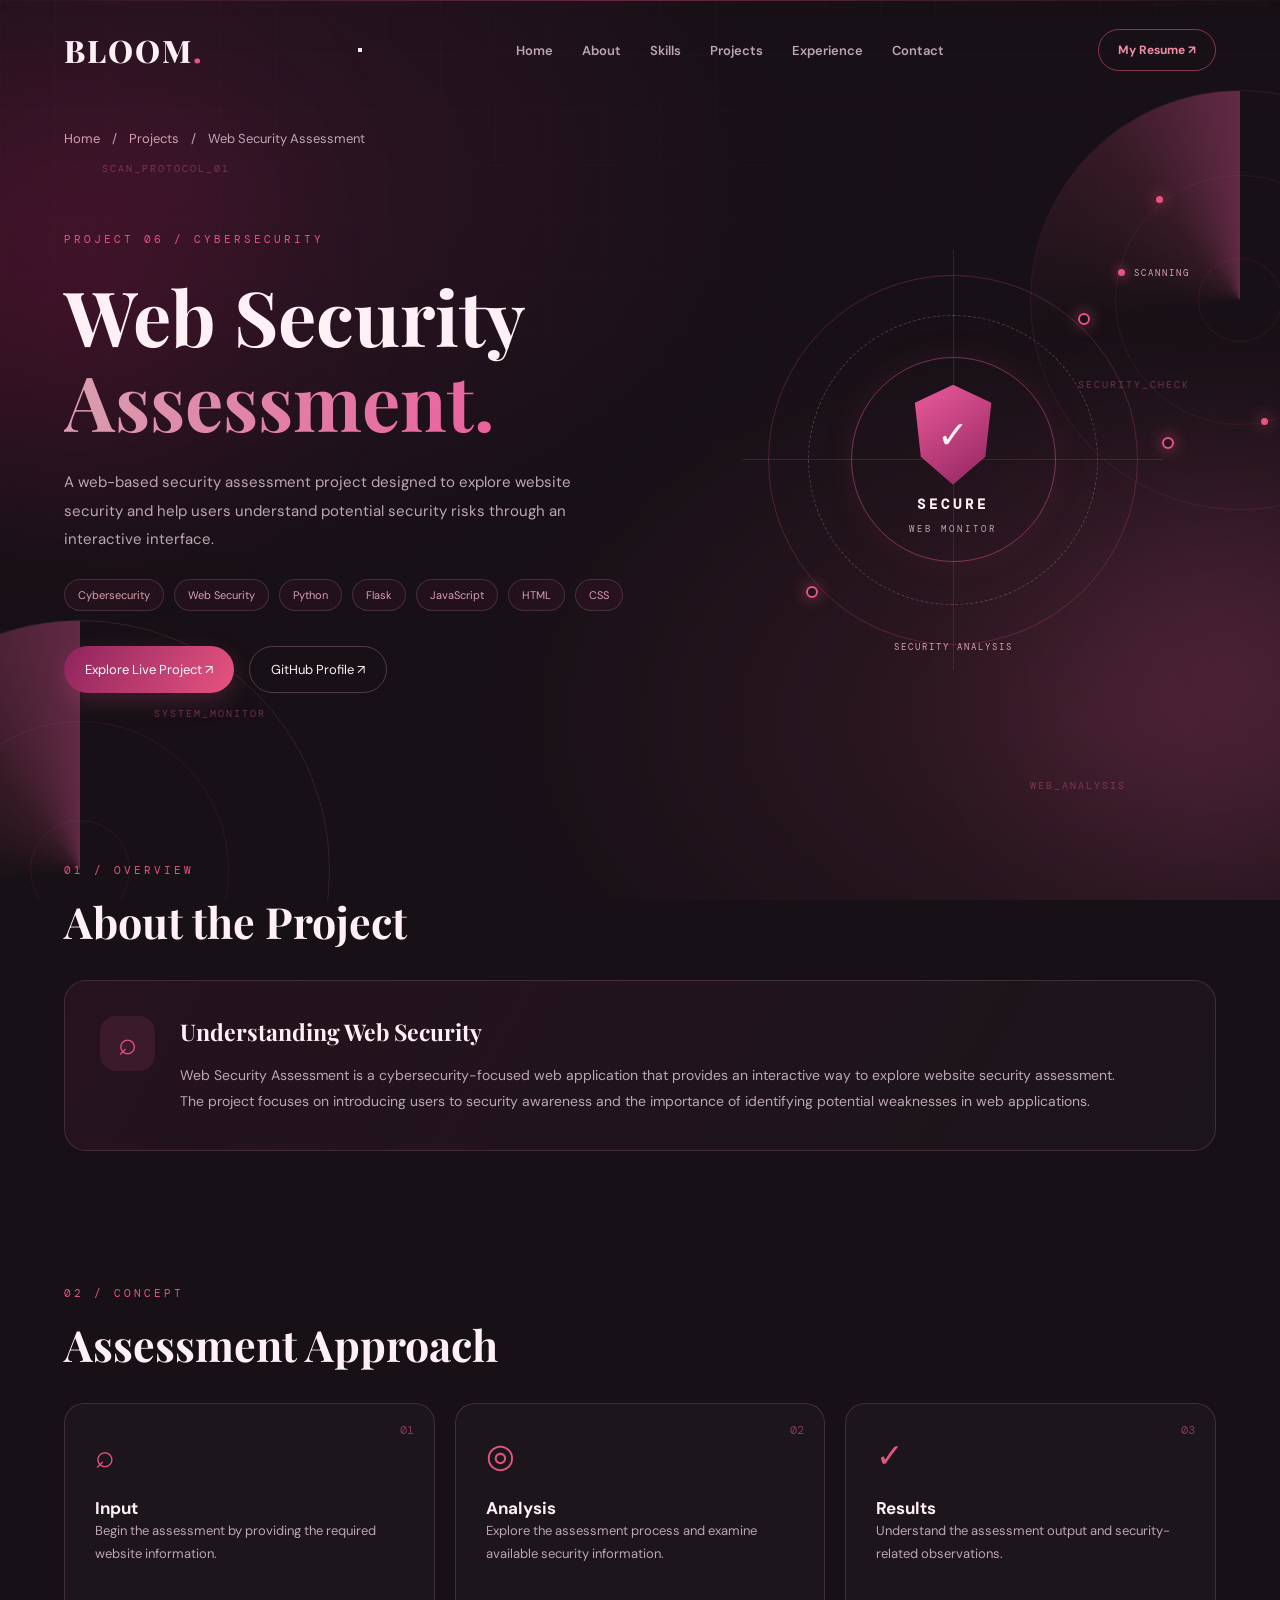
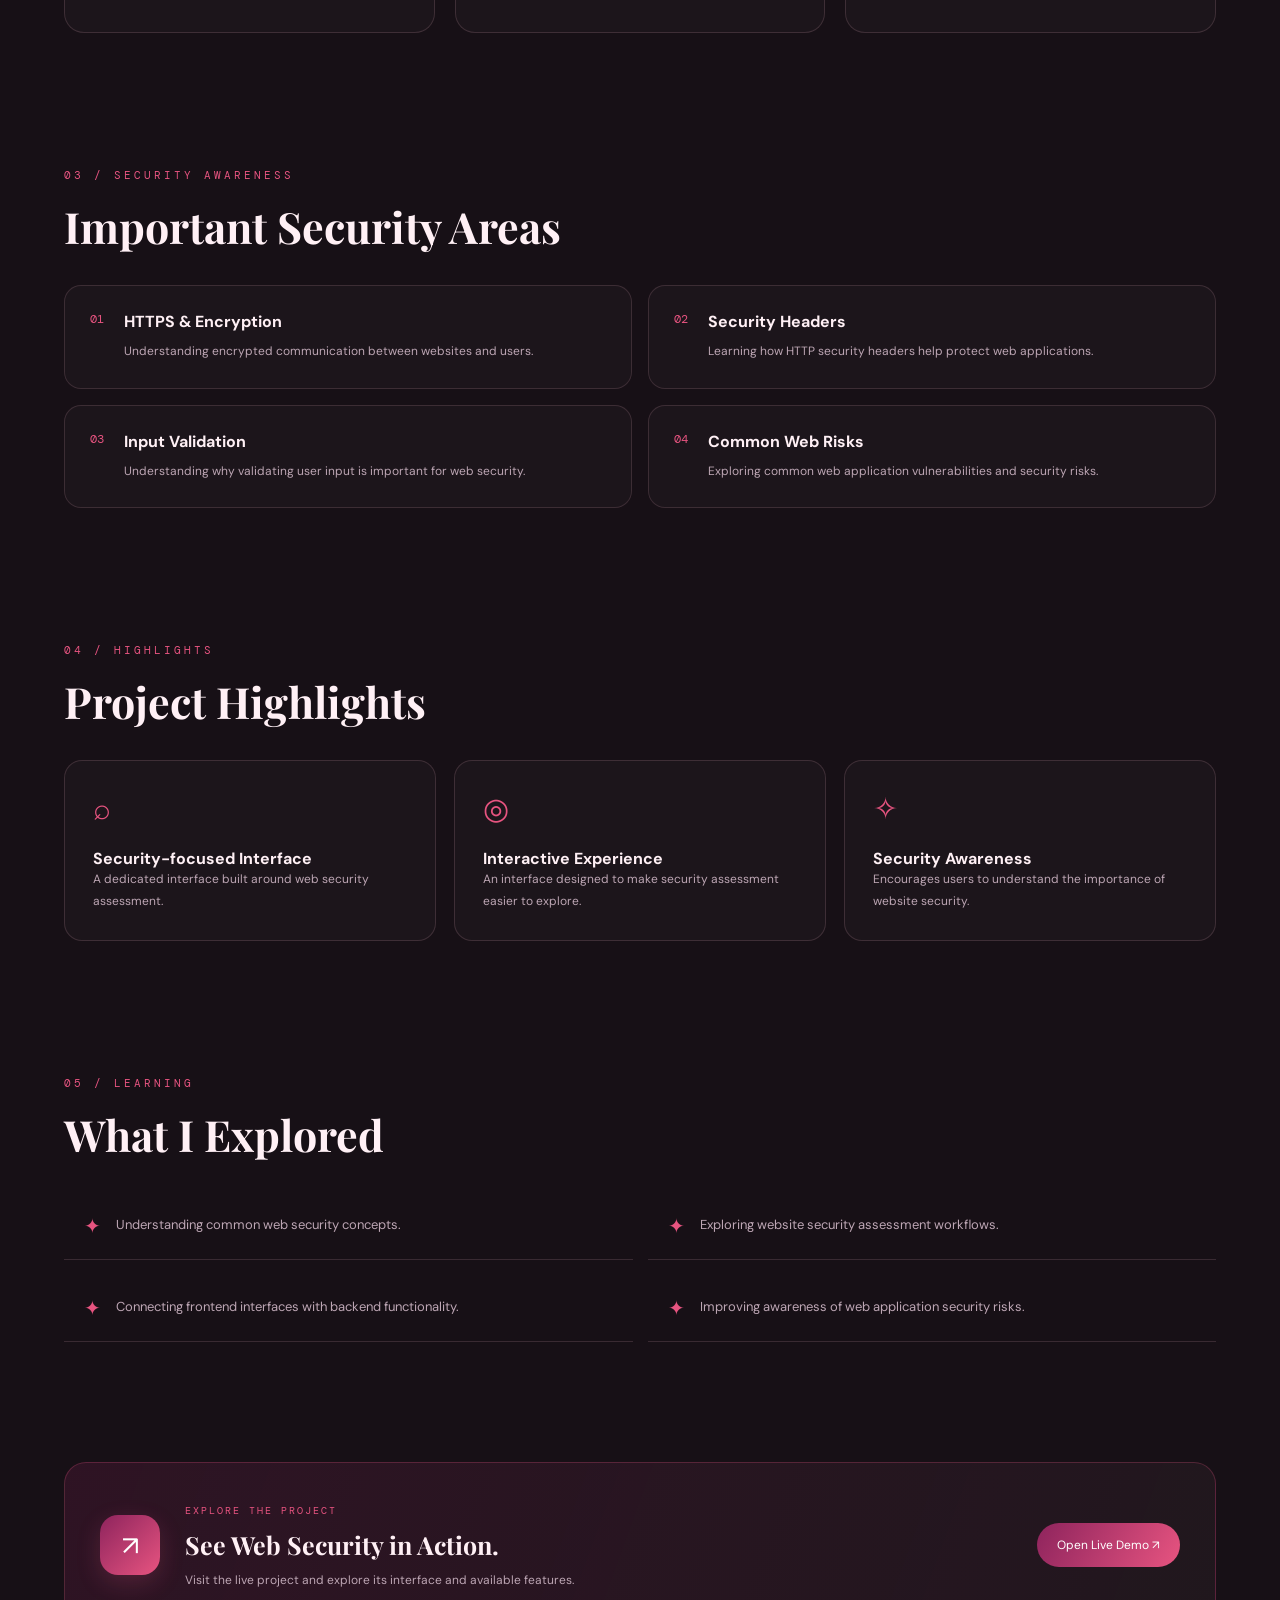
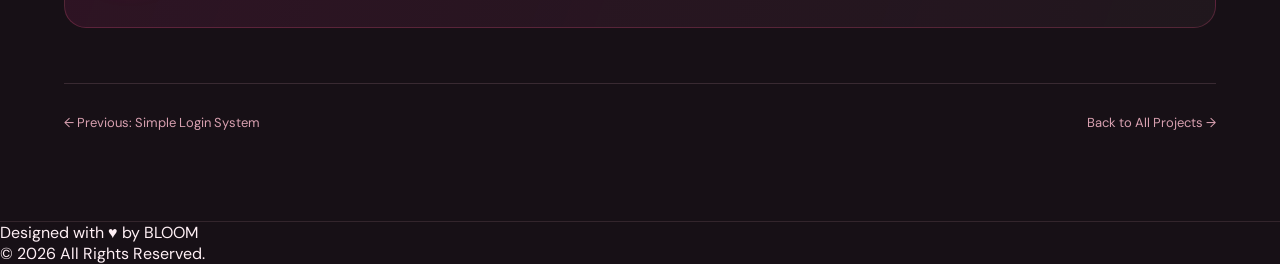
<file: Portfolio-main/BLOOM-PORTFOLIO/project-web-security.html>
<!DOCTYPE html>
<html lang="en">
<head>
    <meta charset="UTF-8">
    <meta name="viewport" content="width=device-width, initial-scale=1.0">
    <meta name="theme-color" content="#171016">

    <title>Web Security Assessment | BLOOM Portfolio</title>

    <link rel="stylesheet" href="css/style.css">
    <link rel="stylesheet" href="css/project-web-security.css">

    <link rel="preconnect" href="https://fonts.googleapis.com">
    <link rel="preconnect" href="https://fonts.gstatic.com" crossorigin>
    <link href="https://fonts.googleapis.com/css2?family=DM+Mono:wght@400;500&family=DM+Sans:wght@400;500;600;700&family=Playfair+Display:wght@500;600;700&display=swap" rel="stylesheet">
</head>

<body class="project-detail-page web-security-page">

    <!-- Animated Security Background -->
    <div class="web-security-background">

        <div class="security-grid"></div>

        <div class="security-glow security-glow-one"></div>
        <div class="security-glow security-glow-two"></div>

        <div class="security-radar radar-one">
            <div class="radar-sweep"></div>
            <span class="radar-point point-one"></span>
            <span class="radar-point point-two"></span>
            <span class="radar-point point-three"></span>
        </div>

        <div class="security-radar radar-two">
            <div class="radar-sweep"></div>
        </div>

        <div class="security-code code-one">SCAN_PROTOCOL_01</div>
        <div class="security-code code-two">SECURITY_CHECK</div>
        <div class="security-code code-three">SYSTEM_MONITOR</div>
        <div class="security-code code-four">WEB_ANALYSIS</div>

        <div class="security-scan-line"></div>

    </div>

    <!-- Navigation -->
    <header class="navbar">
        <a href="index.html" class="logo">BLOOM<span>.</span></a>

        <nav>
            <a href="index.html">Home</a>
            <a href="about.html">About</a>
            <a href="skills.html">Skills</a>
            <a href="projects.html" class="active">Projects</a>
            <a href="experience.html">Experience</a>
            <a href="contact.html">Contact</a>
        </nav>

        <a href="resume.html" class="nav-cta">My Resume ↗</a>
    </header>

    <main class="project-detail-main">

        <!-- Breadcrumb -->
        <div class="project-breadcrumb">
            <a href="index.html">Home</a>
            <span>/</span>
            <a href="projects.html">Projects</a>
            <span>/</span>
            <span>Web Security Assessment</span>
        </div>

        <!-- Hero -->
        <section class="web-security-hero">

            <div class="web-security-content reveal">

                <span class="web-security-eyebrow">
                    PROJECT 06 / CYBERSECURITY
                </span>

                <h1>
                    Web Security
                    <span>Assessment.</span>
                </h1>

                <p>
                    A web-based security assessment project designed
                    to explore website security and help users understand
                    potential security risks through an interactive interface.
                </p>

                <div class="web-security-tags">
                    <span>Cybersecurity</span>
                    <span>Web Security</span>
                    <span>Python</span>
                    <span>Flask</span>
                    <span>JavaScript</span>
                    <span>HTML</span>
                    <span>CSS</span>
                </div>

                <div class="web-security-actions">

                    <a href="https://cybercheckup.vercel.app/#home"
                       target="_blank"
                       rel="noopener noreferrer"
                       class="web-security-primary">
                        Explore Live Project ↗
                    </a>

                    <a href="https://github.com/A-Irfana-Begam"
                       target="_blank"
                       rel="noopener noreferrer"
                       class="web-security-secondary">
                        GitHub Profile ↗
                    </a>

                </div>

            </div>

            <!-- Security Radar Visual -->
            <div class="web-security-visual reveal">

                <div class="security-visual-ring ring-one"></div>
                <div class="security-visual-ring ring-two"></div>
                <div class="security-visual-ring ring-three"></div>

                <div class="security-visual-cross horizontal"></div>
                <div class="security-visual-cross vertical"></div>

                <div class="security-visual-core">
                    <div class="security-shield">
                        <span>✓</span>
                    </div>
                    <strong>SECURE</strong>
                    <small>WEB MONITOR</small>
                </div>

                <div class="security-target target-one"></div>
                <div class="security-target target-two"></div>
                <div class="security-target target-three"></div>

                <div class="security-visual-label label-top">
                    <span></span>
                    SCANNING
                </div>

                <div class="security-visual-label label-bottom">
                    SECURITY ANALYSIS
                </div>

            </div>

        </section>

        <!-- Overview -->
        <section class="web-security-section reveal">

            <div class="web-security-heading">
                <span>01 / OVERVIEW</span>
                <h2>About the Project</h2>
            </div>

            <div class="web-security-overview">

                <div class="web-overview-icon">⌕</div>

                <div>
                    <h3>Understanding Web Security</h3>

                    <p>
                        Web Security Assessment is a cybersecurity-focused
                        web application that provides an interactive way
                        to explore website security assessment.
                    </p>

                    <p>
                        The project focuses on introducing users to
                        security awareness and the importance of identifying
                        potential weaknesses in web applications.
                    </p>
                </div>

            </div>

        </section>

        <!-- Assessment Concept -->
        <section class="web-security-section reveal">

            <div class="web-security-heading">
                <span>02 / CONCEPT</span>
                <h2>Assessment Approach</h2>
            </div>

            <div class="web-assessment-grid">

                <article class="web-assessment-card">
                    <span>01</span>
                    <div class="assessment-icon">⌕</div>
                    <h3>Input</h3>
                    <p>
                        Begin the assessment by providing the required
                        website information.
                    </p>
                </article>

                <article class="web-assessment-card">
                    <span>02</span>
                    <div class="assessment-icon">◎</div>
                    <h3>Analysis</h3>
                    <p>
                        Explore the assessment process and examine
                        available security information.
                    </p>
                </article>

                <article class="web-assessment-card">
                    <span>03</span>
                    <div class="assessment-icon">✓</div>
                    <h3>Results</h3>
                    <p>
                        Understand the assessment output and
                        security-related observations.
                    </p>
                </article>

            </div>

        </section>

        <!-- Security Areas -->
        <section class="web-security-section reveal">

            <div class="web-security-heading">
                <span>03 / SECURITY AWARENESS</span>
                <h2>Important Security Areas</h2>
            </div>

            <div class="web-security-area-grid">

                <div class="web-security-area">
                    <span>01</span>
                    <div>
                        <h3>HTTPS & Encryption</h3>
                        <p>
                            Understanding encrypted communication
                            between websites and users.
                        </p>
                    </div>
                </div>

                <div class="web-security-area">
                    <span>02</span>
                    <div>
                        <h3>Security Headers</h3>
                        <p>
                            Learning how HTTP security headers
                            help protect web applications.
                        </p>
                    </div>
                </div>

                <div class="web-security-area">
                    <span>03</span>
                    <div>
                        <h3>Input Validation</h3>
                        <p>
                            Understanding why validating user input
                            is important for web security.
                        </p>
                    </div>
                </div>

                <div class="web-security-area">
                    <span>04</span>
                    <div>
                        <h3>Common Web Risks</h3>
                        <p>
                            Exploring common web application
                            vulnerabilities and security risks.
                        </p>
                    </div>
                </div>

            </div>

        </section>

        <!-- Highlights -->
        <section class="web-security-section reveal">

            <div class="web-security-heading">
                <span>04 / HIGHLIGHTS</span>
                <h2>Project Highlights</h2>
            </div>

            <div class="web-highlight-grid">

                <article class="web-highlight-card">
                    <div>⌕</div>
                    <h3>Security-focused Interface</h3>
                    <p>
                        A dedicated interface built around web
                        security assessment.
                    </p>
                </article>

                <article class="web-highlight-card">
                    <div>◎</div>
                    <h3>Interactive Experience</h3>
                    <p>
                        An interface designed to make security
                        assessment easier to explore.
                    </p>
                </article>

                <article class="web-highlight-card">
                    <div>✧</div>
                    <h3>Security Awareness</h3>
                    <p>
                        Encourages users to understand the
                        importance of website security.
                    </p>
                </article>

            </div>

        </section>

        <!-- Learning -->
        <section class="web-security-section reveal">

            <div class="web-security-heading">
                <span>05 / LEARNING</span>
                <h2>What I Explored</h2>
            </div>

            <div class="web-security-learning">

                <div>
                    <span>✦</span>
                    <p>Understanding common web security concepts.</p>
                </div>

                <div>
                    <span>✦</span>
                    <p>Exploring website security assessment workflows.</p>
                </div>

                <div>
                    <span>✦</span>
                    <p>Connecting frontend interfaces with backend functionality.</p>
                </div>

                <div>
                    <span>✦</span>
                    <p>Improving awareness of web application security risks.</p>
                </div>

            </div>

        </section>

        <!-- Live Demo -->
        <section class="web-security-demo reveal">

            <div class="demo-symbol">↗</div>

            <div>
                <span>EXPLORE THE PROJECT</span>
                <h2>See Web Security in Action.</h2>
                <p>
                    Visit the live project and explore its interface
                    and available features.
                </p>
            </div>

            <a href="https://cybercheckup.vercel.app/#home"
               target="_blank"
               rel="noopener noreferrer">
                Open Live Demo ↗
            </a>

        </section>

        <!-- Navigation -->
        <div class="project-navigation">
            <a href="project-login.html">← Previous: Simple Login System</a>
            <a href="projects.html">Back to All Projects →</a>
        </div>

    </main>

    <!-- Footer -->
    <footer class="footer">
        <p>Designed with <span>♥</span> by BLOOM</p>
        <p>© 2026 All Rights Reserved.</p>
    </footer>

    <script src="js/main.js"></script>

</body>
</html>
</file>
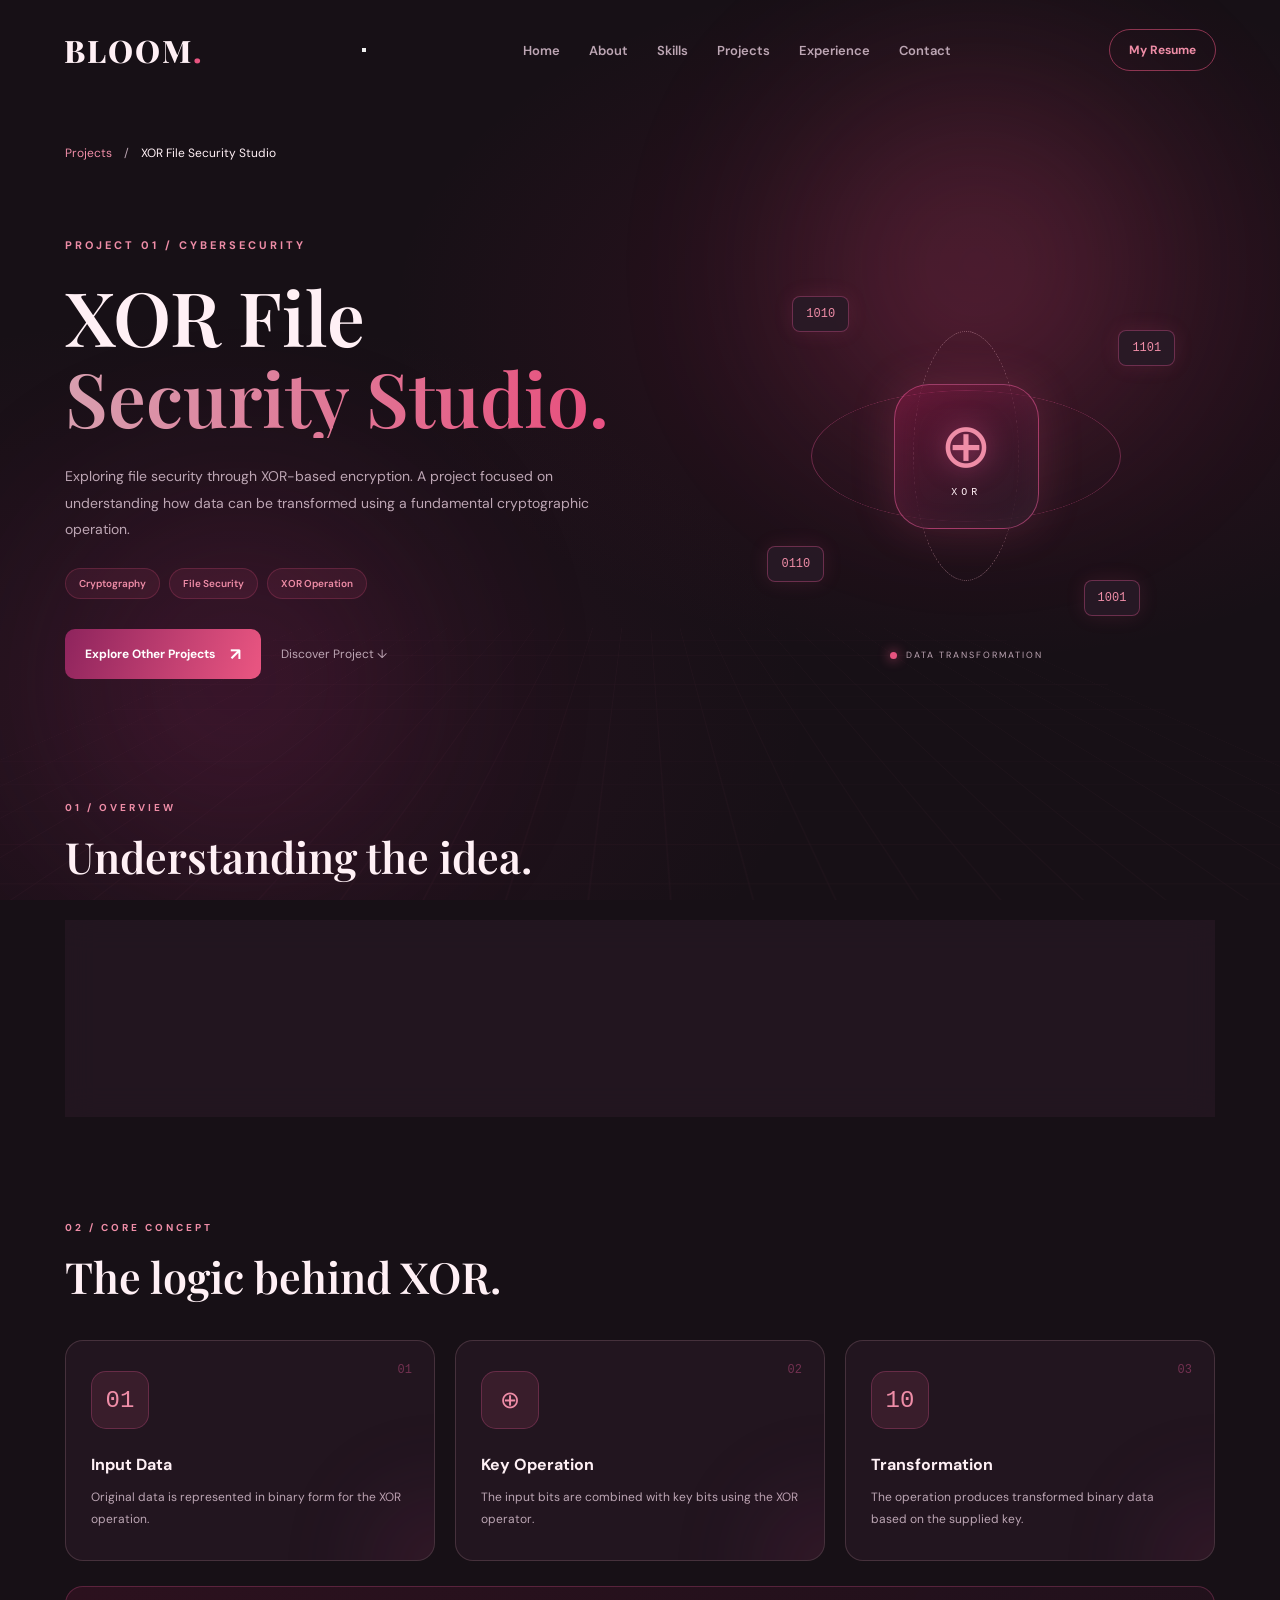
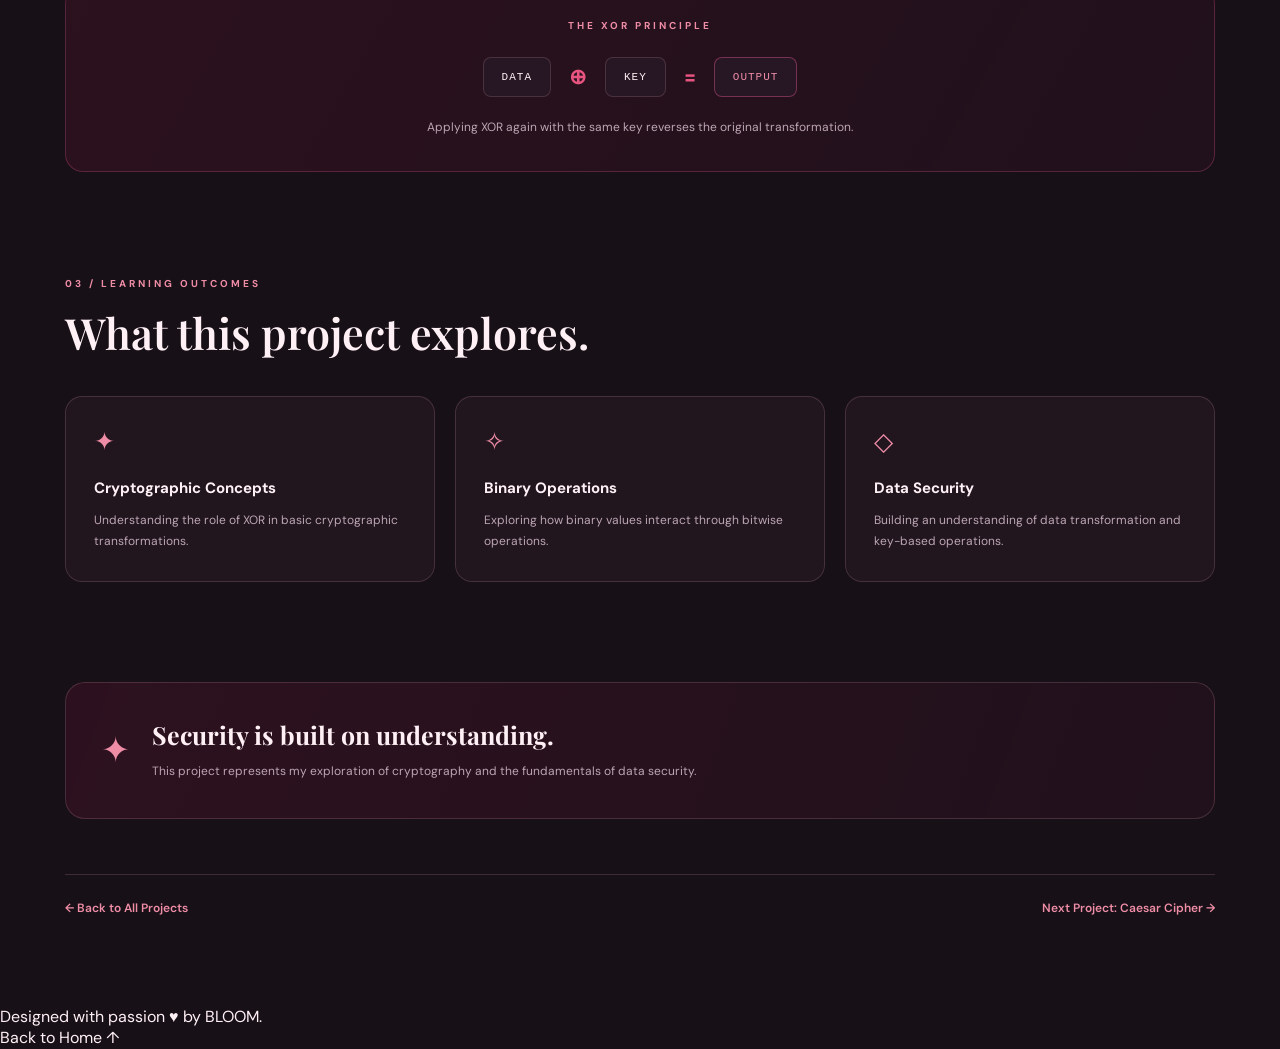
<file: Portfolio-main/BLOOM-PORTFOLIO/project-xor.html>
<!DOCTYPE html>
<html lang="en">
<head>
    <meta charset="UTF-8">
    <meta name="viewport" content="width=device-width, initial-scale=1.0">

    <title>XOR File Security Studio | BLOOM</title>

    <link rel="stylesheet" href="css/style.css">
    <link rel="stylesheet" href="css/project-xor.css">
</head>

<body class="project-detail-page xor-page">

    <!-- ANIMATED ENCRYPTION BACKGROUND -->
    <div class="xor-background">
        <div class="xor-grid"></div>
        <div class="xor-glow xor-glow-one"></div>
        <div class="xor-glow xor-glow-two"></div>

        <div class="xor-stream stream-one">0101 1100 1010 0110  XOR  1011</div>
        <div class="xor-stream stream-two">1010 0011 0101 1100  XOR  0101</div>
        <div class="xor-stream stream-three">1101 0101 0010 1011  XOR  1110</div>
    </div>

    <!-- NAVIGATION -->
    <header class="navbar">
        <a href="index.html" class="logo">BLOOM<span>.</span></a>

        <nav class="nav-links">
            <a href="index.html">Home</a>
            <a href="about.html">About</a>
            <a href="skills.html">Skills</a>
            <a href="projects.html">Projects</a>
            <a href="experience.html">Experience</a>
            <a href="contact.html">Contact</a>
        </nav>

        <a href="resume.html" class="nav-cta">My Resume</a>
    </header>

    <main class="project-detail-main">

        <!-- BREADCRUMB -->
        <div class="project-breadcrumb">
            <a href="projects.html">Projects</a>
            <span>/</span>
            <span>XOR File Security Studio</span>
        </div>

        <!-- HERO -->
        <section class="xor-hero">

            <div class="xor-hero-content">
                <span class="project-eyebrow">PROJECT 01 / CYBERSECURITY</span>

                <h1>
                    XOR File
                    <span>Security Studio.</span>
                </h1>

                <p>
                    Exploring file security through XOR-based encryption.
                    A project focused on understanding how data can be
                    transformed using a fundamental cryptographic operation.
                </p>

                <div class="xor-tags">
                    <span>Cryptography</span>
                    <span>File Security</span>
                    <span>XOR Operation</span>
                </div>

                <div class="xor-hero-actions">
                    <a href="projects.html" class="xor-primary-btn">
                        Explore Other Projects <span>↗</span>
                    </a>

                    <a href="#overview" class="xor-secondary-btn">
                        Discover Project ↓
                    </a>
                </div>
            </div>

            <!-- XOR VISUAL -->
            <div class="xor-visual">
                <div class="xor-visual-orbit orbit-one"></div>
                <div class="xor-visual-orbit orbit-two"></div>

                <div class="xor-visual-core">
                    <span class="xor-symbol">⊕</span>
                    <span class="xor-core-label">XOR</span>
                </div>

                <div class="xor-bit bit-one">1010</div>
                <div class="xor-bit bit-two">1101</div>
                <div class="xor-bit bit-three">0110</div>
                <div class="xor-bit bit-four">1001</div>

                <div class="xor-visual-caption">
                    <span></span>
                    DATA TRANSFORMATION
                </div>
            </div>

        </section>

        <!-- OVERVIEW -->
        <section class="xor-section" id="overview">

            <div class="xor-section-heading">
                <span>01 / OVERVIEW</span>
                <h2>Understanding the idea.</h2>
            </div>

            <div class="xor-overview-card">
                <div class="xor-overview-symbol">⊕</div>

                <div>
                    <h3>What is this project?</h3>

                    <p>
                        XOR File Security Studio is a cybersecurity project
                        centered around the XOR operation, a basic technique
                        used in cryptographic transformations.
                    </p>

                    <p>
                        The project explores how binary data can be transformed
                        using a key and how the same XOR operation can be used
                        to reverse that transformation when the correct key
                        is available.
                    </p>
                </div>
            </div>

        </section>

        <!-- CONCEPT -->
        <section class="xor-section">

            <div class="xor-section-heading">
                <span>02 / CORE CONCEPT</span>
                <h2>The logic behind XOR.</h2>
            </div>

            <div class="xor-logic-grid">

                <div class="xor-logic-card">
                    <span class="logic-number">01</span>
                    <div class="logic-icon">01</div>
                    <h3>Input Data</h3>
                    <p>
                        Original data is represented in binary form
                        for the XOR operation.
                    </p>
                </div>

                <div class="xor-logic-card">
                    <span class="logic-number">02</span>
                    <div class="logic-icon">⊕</div>
                    <h3>Key Operation</h3>
                    <p>
                        The input bits are combined with key bits
                        using the XOR operator.
                    </p>
                </div>

                <div class="xor-logic-card">
                    <span class="logic-number">03</span>
                    <div class="logic-icon">10</div>
                    <h3>Transformation</h3>
                    <p>
                        The operation produces transformed binary data
                        based on the supplied key.
                    </p>
                </div>

            </div>

            <div class="xor-formula-card">
                <span>THE XOR PRINCIPLE</span>

                <div class="xor-formula">
                    <span>DATA</span>
                    <strong>⊕</strong>
                    <span>KEY</span>
                    <strong>=</strong>
                    <span class="formula-result">OUTPUT</span>
                </div>

                <p>
                    Applying XOR again with the same key reverses
                    the original transformation.
                </p>
            </div>

        </section>

        <!-- LEARNING -->
        <section class="xor-section">

            <div class="xor-section-heading">
                <span>03 / LEARNING OUTCOMES</span>
                <h2>What this project explores.</h2>
            </div>

            <div class="xor-learning-grid">

                <div class="xor-learning-card">
                    <span>✦</span>
                    <h3>Cryptographic Concepts</h3>
                    <p>
                        Understanding the role of XOR in
                        basic cryptographic transformations.
                    </p>
                </div>

                <div class="xor-learning-card">
                    <span>✧</span>
                    <h3>Binary Operations</h3>
                    <p>
                        Exploring how binary values interact
                        through bitwise operations.
                    </p>
                </div>

                <div class="xor-learning-card">
                    <span>◇</span>
                    <h3>Data Security</h3>
                    <p>
                        Building an understanding of data
                        transformation and key-based operations.
                    </p>
                </div>

            </div>

        </section>

        <!-- PROJECT NOTE -->
        <section class="xor-note">
            <span class="note-symbol">✦</span>

            <div>
                <h2>Security is built on understanding.</h2>
                <p>
                    This project represents my exploration of
                    cryptography and the fundamentals of data security.
                </p>
            </div>
        </section>

        <!-- NAVIGATION -->
        <section class="project-navigation">
            <a href="projects.html">← Back to All Projects</a>
            <a href="project-caesar.html">Next Project: Caesar Cipher →</a>
        </section>

    </main>

    <footer class="footer">
        <p>Designed with passion <span>♥</span> by BLOOM.</p>
        <a href="index.html">Back to Home ↑</a>
    </footer>

    <script src="js/main.js"></script>

</body>
</html>
</file>
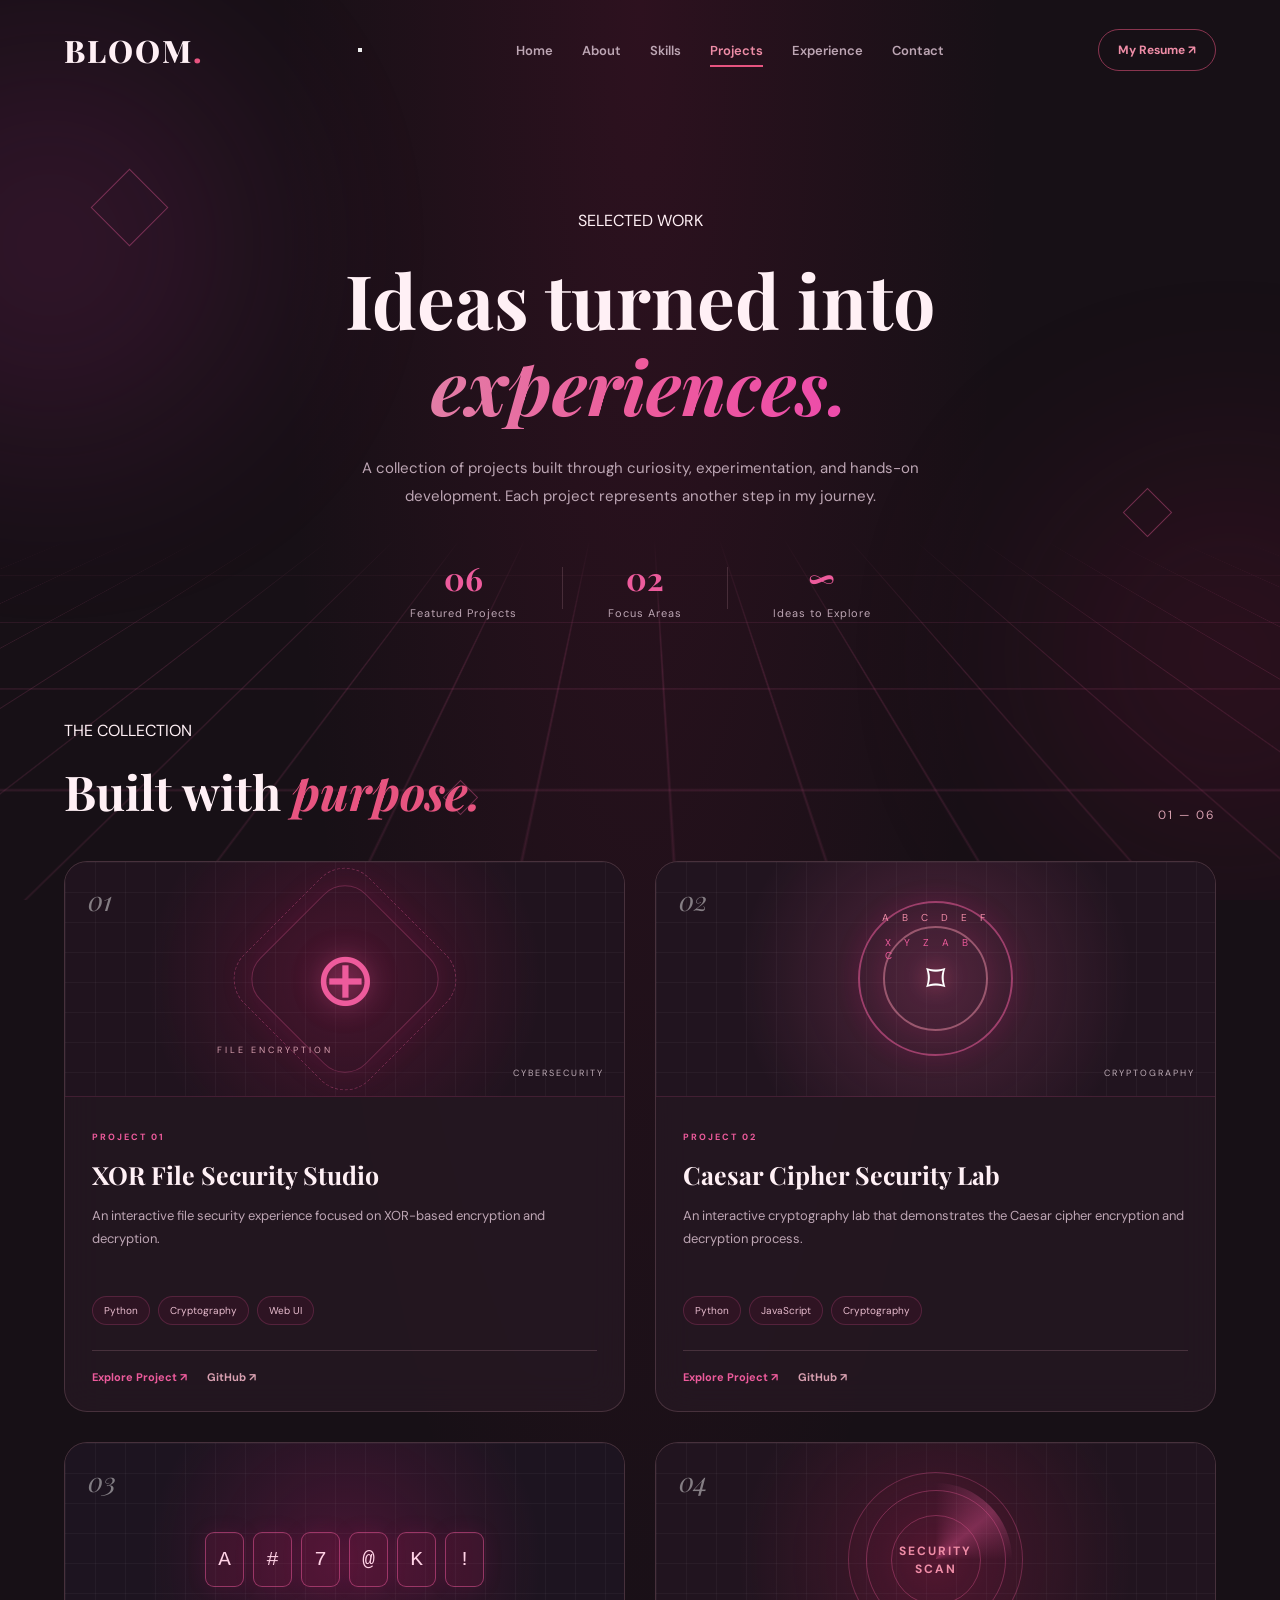
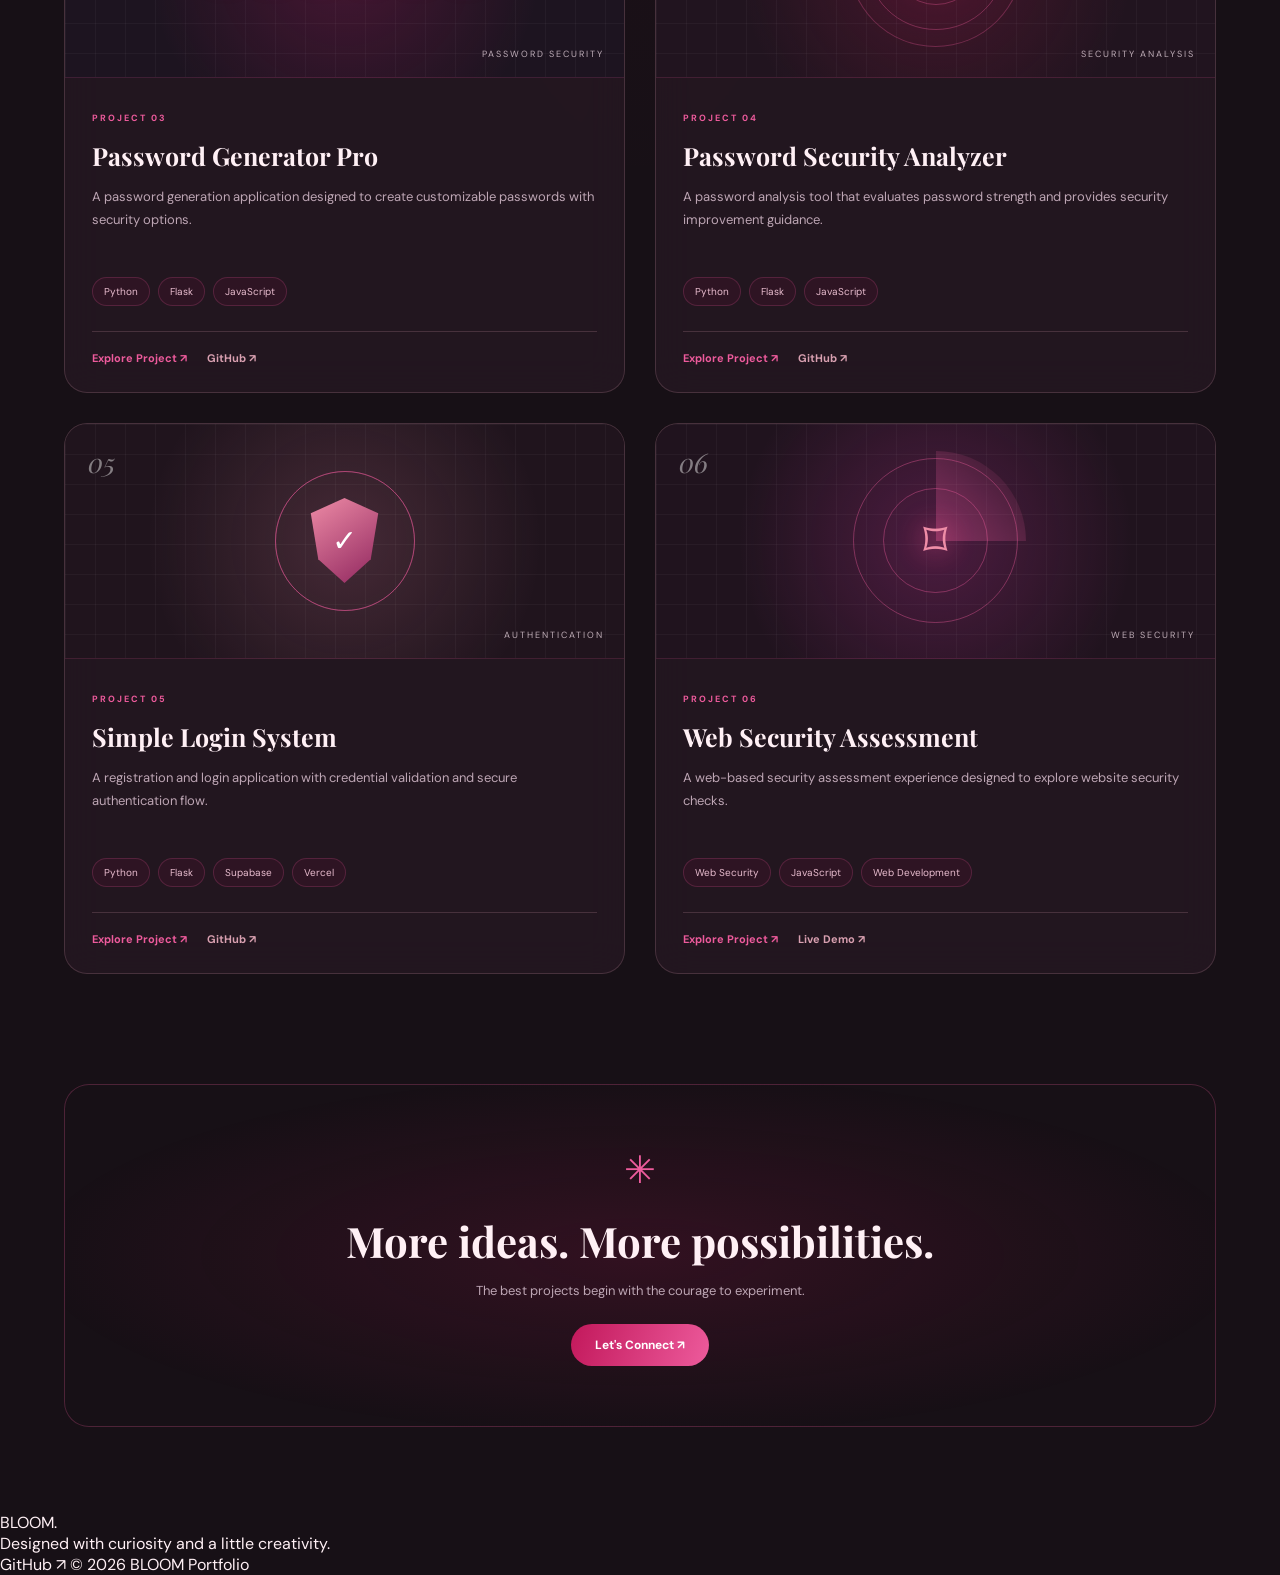
<file: Portfolio-main/BLOOM-PORTFOLIO/projects.html>
<!DOCTYPE html>
<html lang="en">
<head>
    <meta charset="UTF-8">
    <meta name="viewport" content="width=device-width, initial-scale=1.0">

    <title>Projects | BLOOM Portfolio</title>

    <link rel="preconnect" href="https://fonts.googleapis.com">
    <link rel="preconnect" href="https://fonts.gstatic.com" crossorigin>
    <link href="https://fonts.googleapis.com/css2?family=DM+Sans:wght@400;500;600;700;800&family=Playfair+Display:ital,wght@0,500;0,600;0,700;1,500&display=swap" rel="stylesheet">

    <link rel="stylesheet" href="css/style.css">
    <link rel="stylesheet" href="css/projects.css">
</head>

<body class="projects-page">

    <!-- 3D Project Background -->
    <div class="projects-background">
        <div class="project-grid"></div>
        <div class="project-glow project-glow-one"></div>
        <div class="project-glow project-glow-two"></div>
        <div class="floating-cube cube-one"></div>
        <div class="floating-cube cube-two"></div>
        <div class="floating-cube cube-three"></div>
    </div>

    <!-- Navigation -->
    <header class="navbar">
        <a href="index.html" class="logo">BLOOM<span>.</span></a>

        <nav class="nav-links">
            <a href="index.html">Home</a>
            <a href="about.html">About</a>
            <a href="skills.html">Skills</a>
            <a href="projects.html" class="active">Projects</a>
            <a href="experience.html">Experience</a>
            <a href="contact.html">Contact</a>
        </nav>

        <a href="resume.html" class="nav-cta">My Resume <span>↗</span></a>
    </header>

    <main class="projects-main">

        <!-- Hero -->
        <section class="projects-hero reveal">

            <span class="section-label">
                <span class="label-line"></span>
                SELECTED WORK
            </span>

            <h1>
                Ideas turned into
                <span>experiences.</span>
            </h1>

            <p>
                A collection of projects built through curiosity,
                experimentation, and hands-on development.
                Each project represents another step in my journey.
            </p>

            <div class="project-summary">
                <div>
                    <strong>06</strong>
                    <span>Featured Projects</span>
                </div>

                <div class="summary-divider"></div>

                <div>
                    <strong>02</strong>
                    <span>Focus Areas</span>
                </div>

                <div class="summary-divider"></div>

                <div>
                    <strong>∞</strong>
                    <span>Ideas to Explore</span>
                </div>
            </div>

        </section>

        <!-- Project Collection -->
        <section class="project-collection">

            <div class="collection-heading reveal">
                <div>
                    <span class="section-label">
                        <span class="label-line"></span>
                        THE COLLECTION
                    </span>

                    <h2>Built with <span>purpose.</span></h2>
                </div>

                <span class="collection-count">01 — 06</span>
            </div>

            <div class="project-grid-cards">

                <!-- Project 01 -->
                <article class="project-card project-xor reveal">
                    <div class="project-visual visual-xor">
                        <span class="visual-number">01</span>
                        <div class="xor-art">
                            <span class="xor-symbol">⊕</span>
                            <div class="xor-lines"></div>
                            <span class="xor-caption">FILE ENCRYPTION</span>
                        </div>
                        <span class="project-type">CYBERSECURITY</span>
                    </div>

                    <div class="project-info">
                        <span class="project-index">PROJECT 01</span>
                        <h3>XOR File Security Studio</h3>
                        <p>
                            An interactive file security experience
                            focused on XOR-based encryption and decryption.
                        </p>

                        <div class="project-tech">
                            <span>Python</span>
                            <span>Cryptography</span>
                            <span>Web UI</span>
                        </div>

                        <div class="project-actions">
                            <a href="project-xor.html">Explore Project ↗</a>
                            <a href="https://github.com/A-Irfana-Begam" target="_blank" rel="noopener noreferrer">GitHub ↗</a>
                        </div>
                    </div>
                </article>

                <!-- Project 02 -->
                <article class="project-card project-caesar reveal">
                    <div class="project-visual visual-caesar">
                        <span class="visual-number">02</span>
                        <div class="cipher-art">
                            <div class="cipher-ring ring-a">A B C D E F</div>
                            <div class="cipher-ring ring-b">X Y Z A B C</div>
                            <span class="cipher-lock">⌑</span>
                        </div>
                        <span class="project-type">CRYPTOGRAPHY</span>
                    </div>

                    <div class="project-info">
                        <span class="project-index">PROJECT 02</span>
                        <h3>Caesar Cipher Security Lab</h3>
                        <p>
                            An interactive cryptography lab that demonstrates
                            the Caesar cipher encryption and decryption process.
                        </p>

                        <div class="project-tech">
                            <span>Python</span>
                            <span>JavaScript</span>
                            <span>Cryptography</span>
                        </div>

                        <div class="project-actions">
                            <a href="project-caesar.html">Explore Project ↗</a>
                            <a href="https://github.com/A-Irfana-Begam/Caesar-Cipher-Security-Lab" target="_blank" rel="noopener noreferrer">GitHub ↗</a>
                        </div>
                    </div>
                </article>

                <!-- Project 03 -->
                <article class="project-card project-generator reveal">
                    <div class="project-visual visual-generator">
                        <span class="visual-number">03</span>
                        <div class="password-art">
                            <span class="password-char">A</span>
                            <span class="password-char">#</span>
                            <span class="password-char">7</span>
                            <span class="password-char">@</span>
                            <span class="password-char">K</span>
                            <span class="password-char">!</span>
                        </div>
                        <span class="project-type">PASSWORD SECURITY</span>
                    </div>

                    <div class="project-info">
                        <span class="project-index">PROJECT 03</span>
                        <h3>Password Generator Pro</h3>
                        <p>
                            A password generation application designed to
                            create customizable passwords with security options.
                        </p>

                        <div class="project-tech">
                            <span>Python</span>
                            <span>Flask</span>
                            <span>JavaScript</span>
                        </div>

                        <div class="project-actions">
                            <a href="project-generator.html">Explore Project ↗</a>
                            <a href="https://github.com/A-Irfana-Begam/Password-Generator-Pro" target="_blank" rel="noopener noreferrer">GitHub ↗</a>
                        </div>
                    </div>
                </article>

                <!-- Project 04 -->
                <article class="project-card project-analyzer reveal">
                    <div class="project-visual visual-analyzer">
                        <span class="visual-number">04</span>
                        <div class="analyzer-art">
                            <div class="analyzer-circle circle-one"></div>
                            <div class="analyzer-circle circle-two"></div>
                            <div class="analyzer-scan"></div>
                            <span>SECURITY<br>SCAN</span>
                        </div>
                        <span class="project-type">SECURITY ANALYSIS</span>
                    </div>

                    <div class="project-info">
                        <span class="project-index">PROJECT 04</span>
                        <h3>Password Security Analyzer</h3>
                        <p>
                            A password analysis tool that evaluates password
                            strength and provides security improvement guidance.
                        </p>

                        <div class="project-tech">
                            <span>Python</span>
                            <span>Flask</span>
                            <span>JavaScript</span>
                        </div>

                        <div class="project-actions">
                            <a href="project-analyzer.html">Explore Project ↗</a>
                            <a href="https://github.com/A-Irfana-Begam" target="_blank" rel="noopener noreferrer">GitHub ↗</a>
                        </div>
                    </div>
                </article>

                <!-- Project 05 -->
                <article class="project-card project-login reveal">
                    <div class="project-visual visual-login">
                        <span class="visual-number">05</span>
                        <div class="login-art">
                            <div class="login-shield">✓</div>
                            <div class="login-wave wave-one"></div>
                            <div class="login-wave wave-two"></div>
                        </div>
                        <span class="project-type">AUTHENTICATION</span>
                    </div>

                    <div class="project-info">
                        <span class="project-index">PROJECT 05</span>
                        <h3>Simple Login System</h3>
                        <p>
                            A registration and login application with
                            credential validation and secure authentication flow.
                        </p>

                        <div class="project-tech">
                            <span>Python</span>
                            <span>Flask</span>
                            <span>Supabase</span>
                            <span>Vercel</span>
                        </div>

                        <div class="project-actions">
                            <a href="project-login.html">Explore Project ↗</a>
                            <a href="https://github.com/A-Irfana-Begam" target="_blank" rel="noopener noreferrer">GitHub ↗</a>
                        </div>
                    </div>
                </article>

                <!-- Project 06 -->
                <article class="project-card project-web reveal">
                    <div class="project-visual visual-web">
                        <span class="visual-number">06</span>
                        <div class="web-art">
                            <div class="web-radar radar-one"></div>
                            <div class="web-radar radar-two"></div>
                            <div class="web-scan-line"></div>
                            <span class="web-shield">⌑</span>
                        </div>
                        <span class="project-type">WEB SECURITY</span>
                    </div>

                    <div class="project-info">
                        <span class="project-index">PROJECT 06</span>
                        <h3>Web Security Assessment</h3>
                        <p>
                            A web-based security assessment experience
                            designed to explore website security checks.
                        </p>

                        <div class="project-tech">
                            <span>Web Security</span>
                            <span>JavaScript</span>
                            <span>Web Development</span>
                        </div>

                        <div class="project-actions">
                            <a href="project-web-security.html">Explore Project ↗</a>
                            <a href="https://cybercheckup.vercel.app/#home" target="_blank" rel="noopener noreferrer">Live Demo ↗</a>
                        </div>
                    </div>
                </article>

            </div>

        </section>

        <!-- Closing -->
        <section class="projects-closing reveal">
            <span>✳</span>
            <h2>More ideas. More possibilities.</h2>
            <p>The best projects begin with the courage to experiment.</p>
            <a href="contact.html">Let's Connect ↗</a>
        </section>

    </main>

    <!-- Footer -->
    <footer class="footer">
        <a href="index.html" class="footer-logo">BLOOM<span>.</span></a>

        <p>Designed with curiosity and a little creativity.</p>

        <a href="https://github.com/A-Irfana-Begam" target="_blank" rel="noopener noreferrer">
            GitHub ↗
        </a>

        <span class="footer-copy">© 2026 BLOOM Portfolio</span>
    </footer>

    <script src="js/main.js"></script>

</body>
</html>
</file>
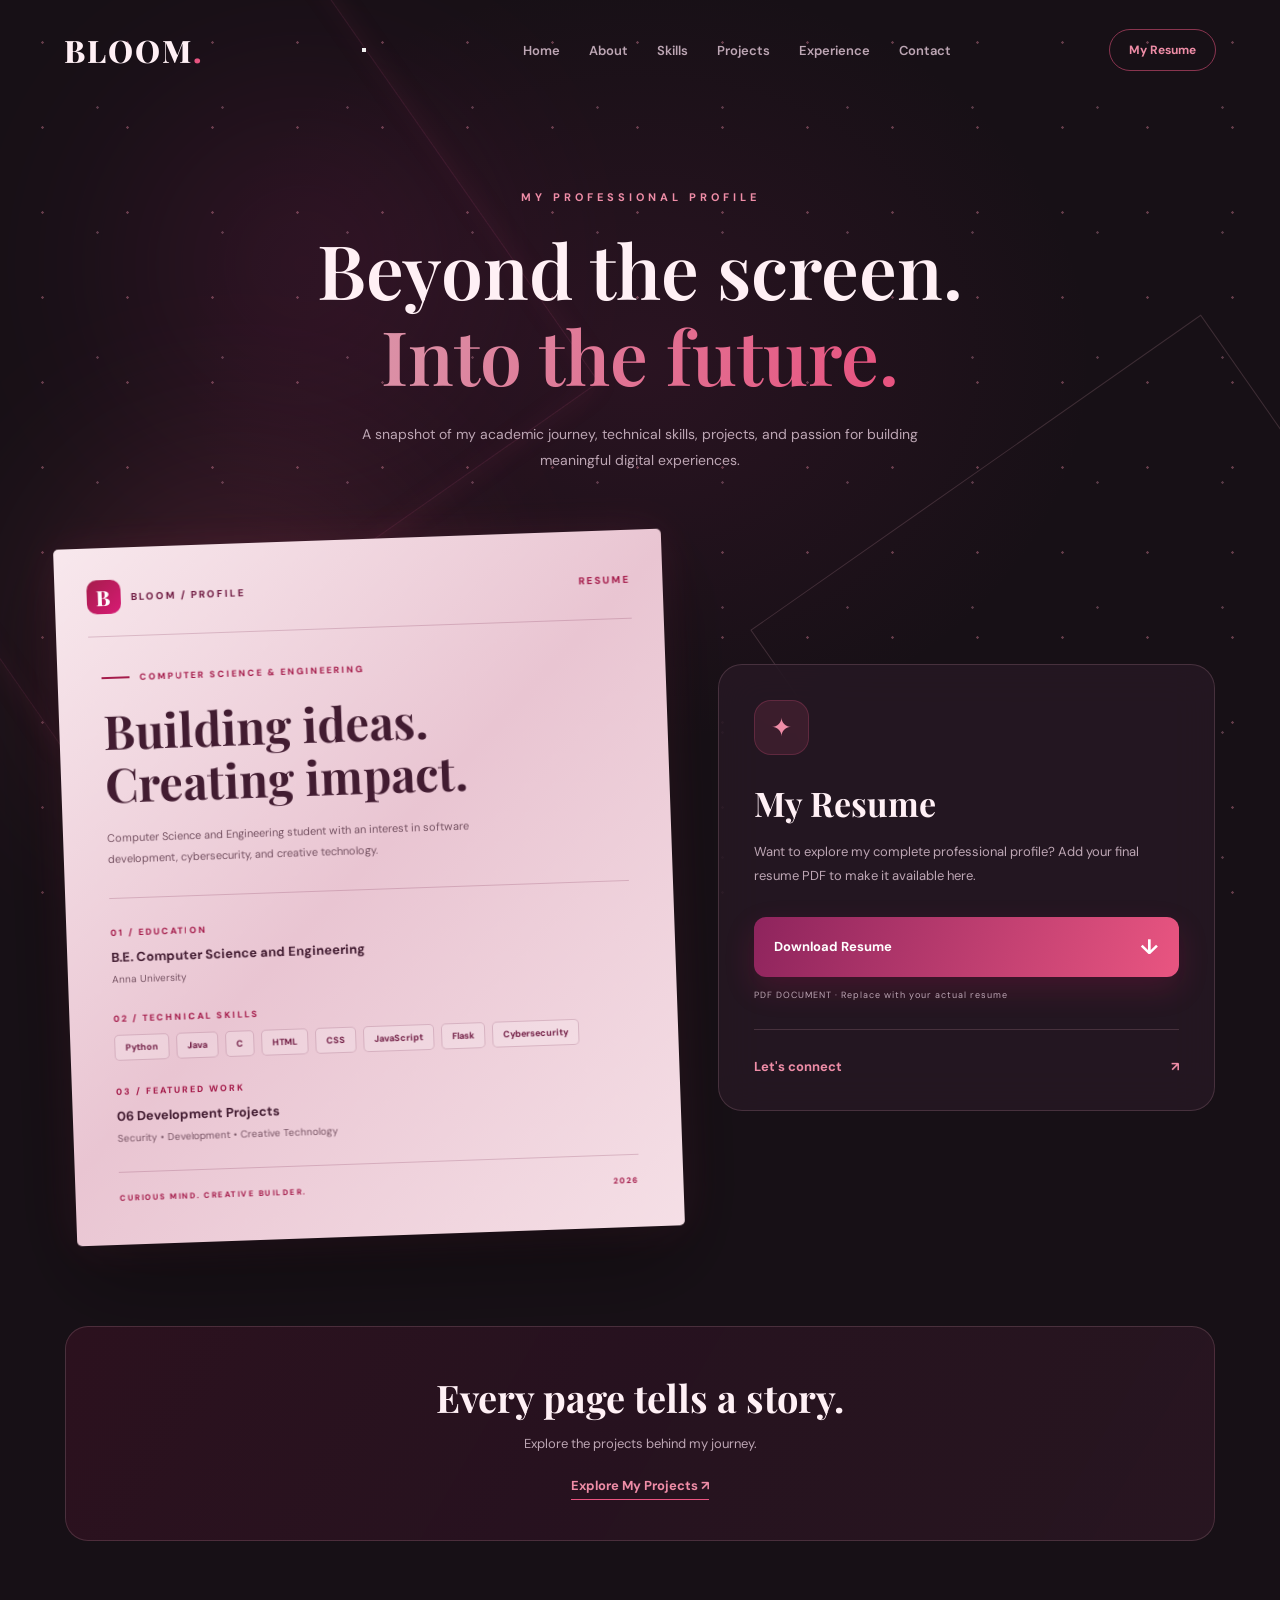
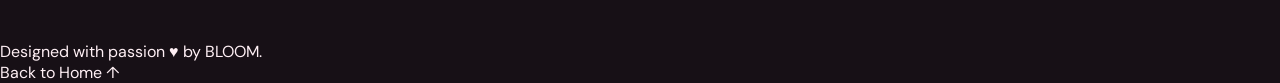
<file: Portfolio-main/BLOOM-PORTFOLIO/resume.html>
<!DOCTYPE html>
<html lang="en">
<head>
    <meta charset="UTF-8">
    <meta name="viewport" content="width=device-width, initial-scale=1.0">

    <title>Resume | BLOOM Portfolio</title>

    <link rel="stylesheet" href="css/style.css">
    <link rel="stylesheet" href="css/resume.css">
</head>

<body class="resume-page">

    <!-- ANIMATED BACKGROUND -->
    <div class="resume-background">
        <div class="resume-frame frame-one"></div>
        <div class="resume-frame frame-two"></div>
        <div class="resume-glow glow-one"></div>
        <div class="resume-glow glow-two"></div>
        <div class="resume-particles"></div>
    </div>

    <!-- NAVIGATION -->
    <header class="navbar">
        <a href="index.html" class="logo">BLOOM<span>.</span></a>

        <nav class="nav-links">
            <a href="index.html">Home</a>
            <a href="about.html">About</a>
            <a href="skills.html">Skills</a>
            <a href="projects.html">Projects</a>
            <a href="experience.html">Experience</a>
            <a href="contact.html">Contact</a>
        </nav>

        <a href="resume.html" class="nav-cta active">My Resume</a>
    </header>

    <main class="resume-main">

        <!-- HERO -->
        <section class="resume-hero">
            <span class="resume-eyebrow">MY PROFESSIONAL PROFILE</span>

            <h1>
                Beyond the screen.
                <span>Into the future.</span>
            </h1>

            <p>
                A snapshot of my academic journey, technical skills,
                projects, and passion for building meaningful digital experiences.
            </p>
        </section>

        <!-- RESUME CARD -->
        <section class="resume-showcase">

            <div class="resume-document">

                <div class="document-top">
                    <div class="document-brand">
                        <span class="document-monogram">B</span>
                        <span>BLOOM / PROFILE</span>
                    </div>

                    <span class="document-label">RESUME</span>
                </div>

                <div class="document-content">

                    <div class="document-heading">
                        <span class="document-line"></span>
                        <span>COMPUTER SCIENCE & ENGINEERING</span>
                    </div>

                    <h2>Building ideas.<br>Creating impact.</h2>

                    <p class="document-description">
                        Computer Science and Engineering student with an
                        interest in software development, cybersecurity,
                        and creative technology.
                    </p>

                    <div class="document-divider"></div>

                    <div class="document-section">
                        <span>01 / EDUCATION</span>
                        <h3>B.E. Computer Science and Engineering</h3>
                        <p>Anna University</p>
                    </div>

                    <div class="document-section">
                        <span>02 / TECHNICAL SKILLS</span>
                        <div class="document-tags">
                            <span>Python</span>
                            <span>Java</span>
                            <span>C</span>
                            <span>HTML</span>
                            <span>CSS</span>
                            <span>JavaScript</span>
                            <span>Flask</span>
                            <span>Cybersecurity</span>
                        </div>
                    </div>

                    <div class="document-section">
                        <span>03 / FEATURED WORK</span>
                        <h3>06 Development Projects</h3>
                        <p>Security • Development • Creative Technology</p>
                    </div>

                    <div class="document-bottom">
                        <span>CURIOUS MIND. CREATIVE BUILDER.</span>
                        <span>2026</span>
                    </div>

                </div>
            </div>

            <!-- ACTIONS -->
            <div class="resume-actions">

                <div class="resume-action-icon">✦</div>

                <h2>My Resume</h2>

                <p>
                    Want to explore my complete professional profile?
                    Add your final resume PDF to make it available here.
                </p>

                <a href="assets/resume.pdf"
                   class="resume-download"
                   download>
                    Download Resume
                    <span>↓</span>
                </a>

                <span class="resume-file-note">
                    PDF DOCUMENT · Replace with your actual resume
                </span>

                <div class="resume-action-divider"></div>

                <a href="contact.html" class="resume-contact-link">
                    Let's connect <span>↗</span>
                </a>

            </div>

        </section>

        <!-- FOOTER CTA -->
        <section class="resume-footer-cta">
            <h2>Every page tells a story.</h2>
            <p>Explore the projects behind my journey.</p>

            <a href="projects.html">Explore My Projects ↗</a>
        </section>

    </main>

    <!-- FOOTER -->
    <footer class="footer">
        <p>Designed with passion <span>♥</span> by BLOOM.</p>
        <a href="index.html">Back to Home ↑</a>
    </footer>

    <script src="js/main.js"></script>

</body>
</html>
</file>
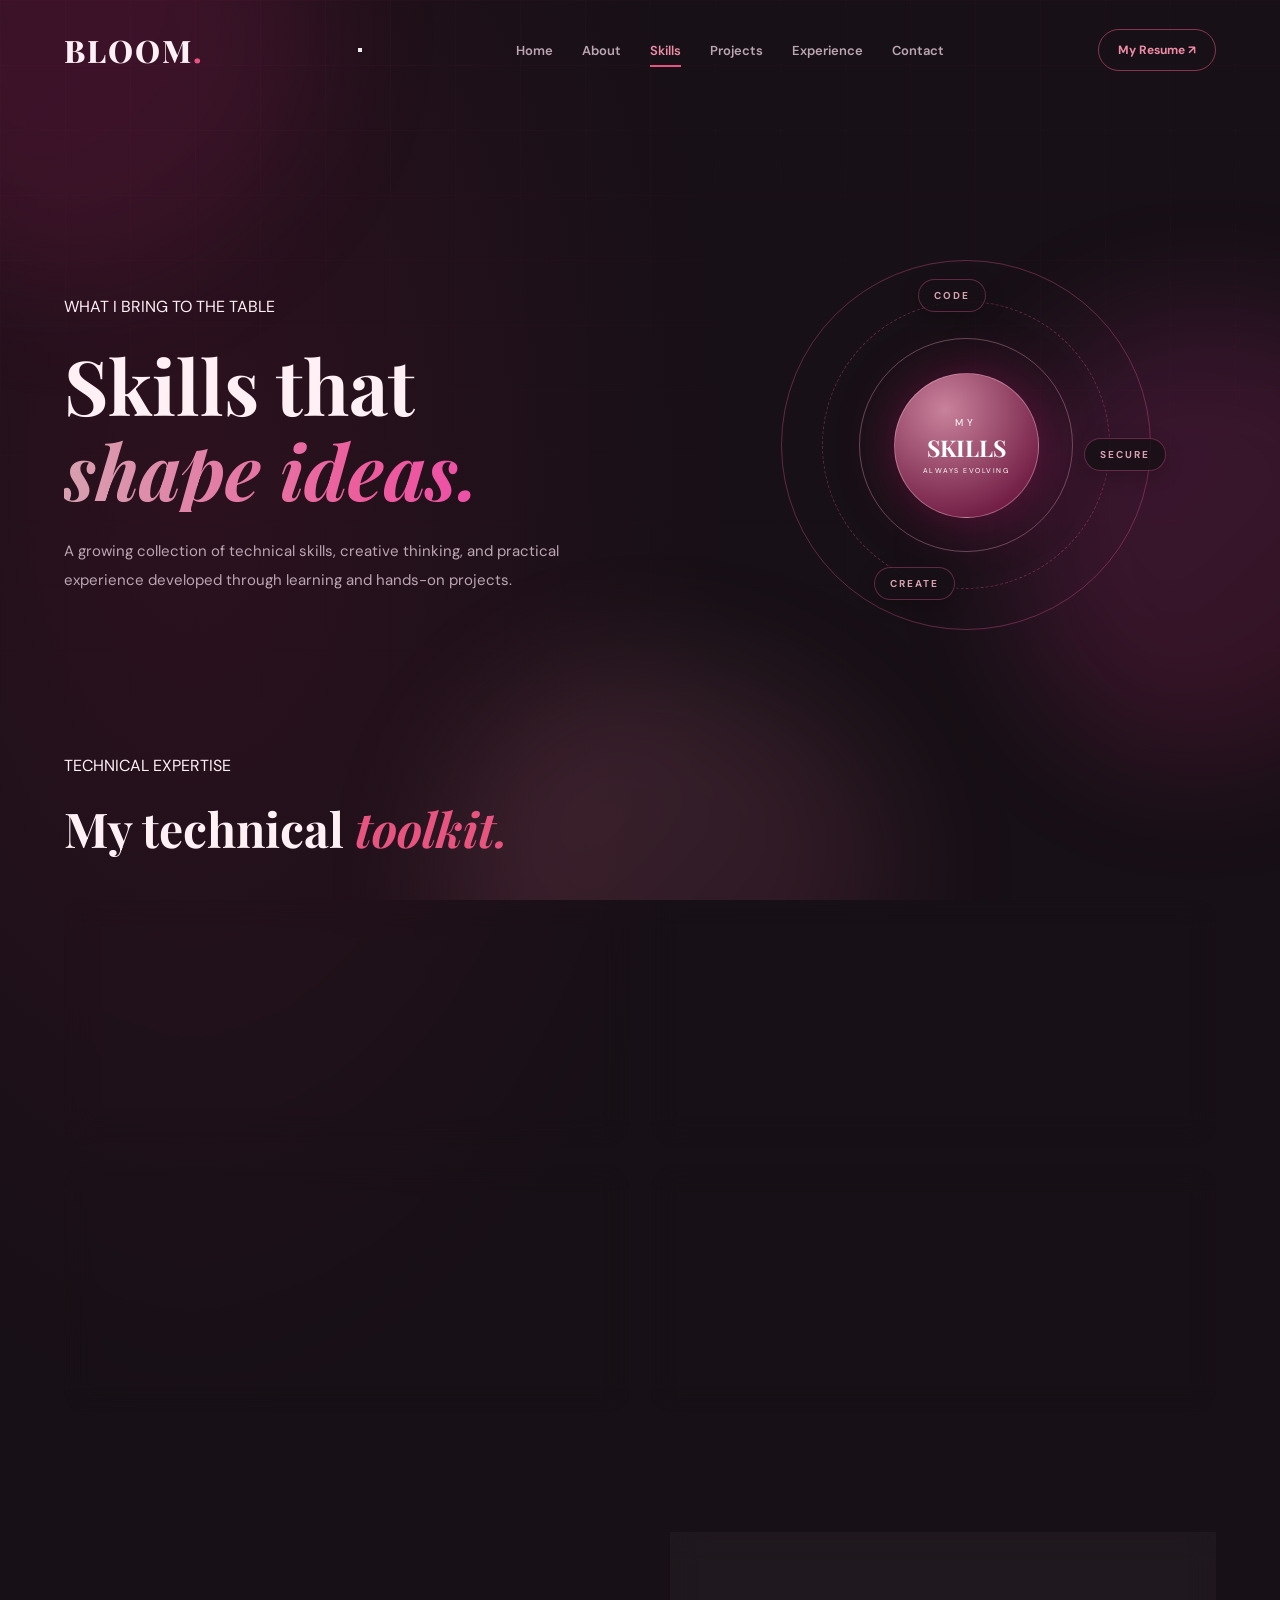
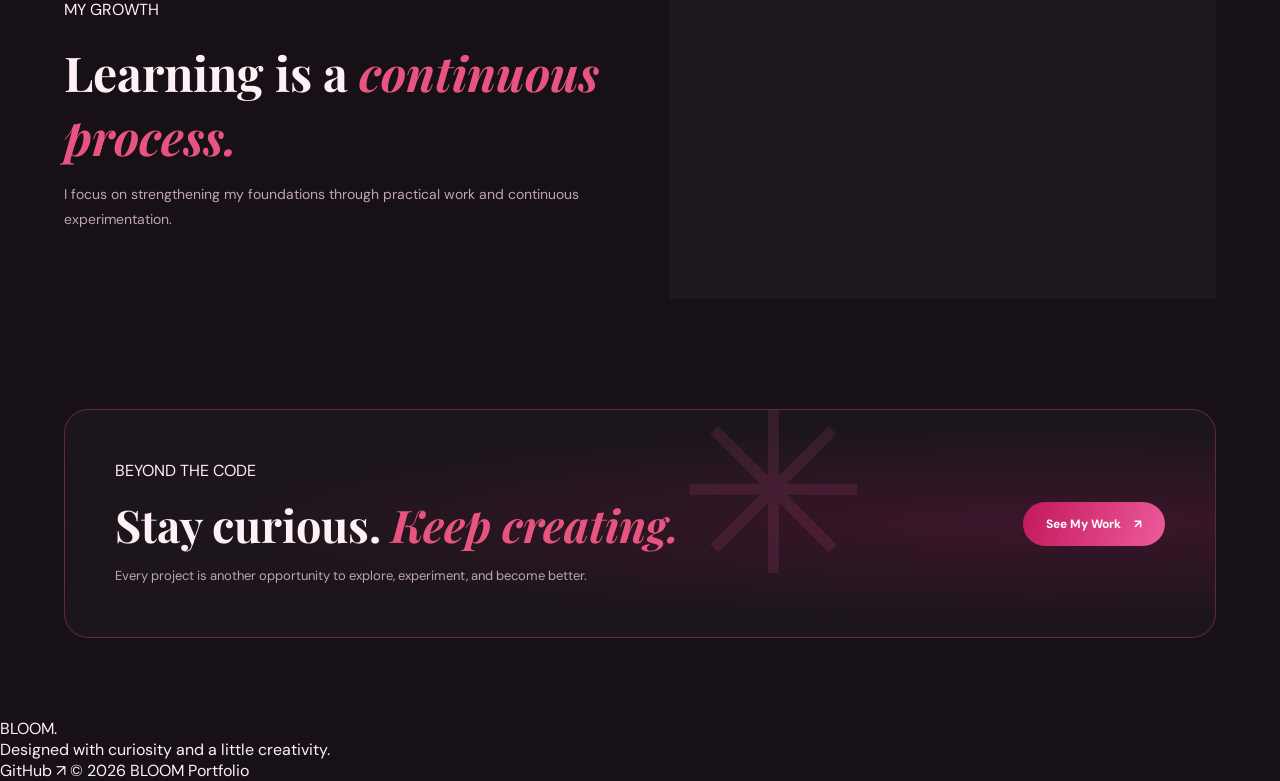
<file: Portfolio-main/BLOOM-PORTFOLIO/skills.html>
<!DOCTYPE html>
<html lang="en">
<head>
    <meta charset="UTF-8">
    <meta name="viewport" content="width=device-width, initial-scale=1.0">

    <title>Skills | BLOOM Portfolio</title>

    <link rel="preconnect" href="https://fonts.googleapis.com">
    <link rel="preconnect" href="https://fonts.gstatic.com" crossorigin>
    <link href="https://fonts.googleapis.com/css2?family=DM+Sans:wght@400;500;600;700;800&family=Playfair+Display:ital,wght@0,500;0,600;0,700;1,500&display=swap" rel="stylesheet">

    <link rel="stylesheet" href="css/style.css">
    <link rel="stylesheet" href="css/skills.css">
</head>

<body class="skills-page">

    <!-- Liquid Gradient Background -->
    <div class="skills-background">
        <div class="liquid-shape liquid-one"></div>
        <div class="liquid-shape liquid-two"></div>
        <div class="liquid-shape liquid-three"></div>
        <div class="liquid-grid"></div>
    </div>

    <!-- Navigation -->
    <header class="navbar">
        <a href="index.html" class="logo">BLOOM<span>.</span></a>

        <nav class="nav-links">
            <a href="index.html">Home</a>
            <a href="about.html">About</a>
            <a href="skills.html" class="active">Skills</a>
            <a href="projects.html">Projects</a>
            <a href="experience.html">Experience</a>
            <a href="contact.html">Contact</a>
        </nav>

        <a href="resume.html" class="nav-cta">My Resume <span>↗</span></a>
    </header>

    <main class="skills-main">

        <!-- Hero -->
        <section class="skills-hero reveal">

            <div class="skills-heading">
                <span class="section-label">
                    <span class="label-line"></span>
                    WHAT I BRING TO THE TABLE
                </span>

                <h1>
                    Skills that
                    <span>shape ideas.</span>
                </h1>

                <p>
                    A growing collection of technical skills, creative
                    thinking, and practical experience developed through
                    learning and hands-on projects.
                </p>
            </div>

            <div class="skills-orb">
                <div class="orb-ring ring-one"></div>
                <div class="orb-ring ring-two"></div>
                <div class="orb-ring ring-three"></div>

                <div class="orb-core">
                    <span>MY</span>
                    <strong>SKILLS</strong>
                    <small>ALWAYS EVOLVING</small>
                </div>

                <span class="orb-label label-code">CODE</span>
                <span class="orb-label label-secure">SECURE</span>
                <span class="orb-label label-create">CREATE</span>
            </div>

        </section>

        <!-- Technical Skills -->
        <section class="technical-section reveal">

            <div class="skills-section-heading">
                <span class="section-label">
                    <span class="label-line"></span>
                    TECHNICAL EXPERTISE
                </span>

                <h2>My technical <span>toolkit.</span></h2>
            </div>

            <div class="skill-category-grid">

                <div class="skill-category">
                    <div class="category-top">
                        <span class="category-icon">⌘</span>
                        <span class="category-number">01</span>
                    </div>

                    <h3>Programming</h3>
                    <p>Languages I use to build and solve problems.</p>

                    <div class="skill-tags">
                        <span>Python</span>
                        <span>Java</span>
                        <span>C</span>
                    </div>
                </div>

                <div class="skill-category">
                    <div class="category-top">
                        <span class="category-icon">⌑</span>
                        <span class="category-number">02</span>
                    </div>

                    <h3>Web Development</h3>
                    <p>Creating responsive and interactive websites.</p>

                    <div class="skill-tags">
                        <span>HTML</span>
                        <span>CSS</span>
                        <span>JavaScript</span>
                        <span>Flask</span>
                    </div>
                </div>

                <div class="skill-category">
                    <div class="category-top">
                        <span class="category-icon">◈</span>
                        <span class="category-number">03</span>
                    </div>

                    <h3>Cybersecurity</h3>
                    <p>Exploring security concepts and protection techniques.</p>

                    <div class="skill-tags">
                        <span>Cryptography</span>
                        <span>Password Security</span>
                        <span>Web Security</span>
                    </div>
                </div>

                <div class="skill-category">
                    <div class="category-top">
                        <span class="category-icon">▧</span>
                        <span class="category-number">04</span>
                    </div>

                    <h3>Tools & Platforms</h3>
                    <p>Tools used for development and deployment.</p>

                    <div class="skill-tags">
                        <span>Git</span>
                        <span>GitHub</span>
                        <span>VS Code</span>
                        <span>Vercel</span>
                        <span>Supabase</span>
                    </div>
                </div>

            </div>

        </section>

        <!-- Skill Progress -->
        <section class="growth-section reveal">

            <div class="skills-section-heading">
                <span class="section-label">
                    <span class="label-line"></span>
                    MY GROWTH
                </span>

                <h2>Learning is a <span>continuous process.</span></h2>

                <p>
                    I focus on strengthening my foundations through practical
                    work and continuous experimentation.
                </p>
            </div>

            <div class="growth-card">

                <div class="growth-item">
                    <div class="growth-info">
                        <span>Problem Solving</span>
                        <span>Growing</span>
                    </div>
                    <div class="growth-track">
                        <div class="growth-fill fill-one"></div>
                    </div>
                </div>

                <div class="growth-item">
                    <div class="growth-info">
                        <span>Web Development</span>
                        <span>Growing</span>
                    </div>
                    <div class="growth-track">
                        <div class="growth-fill fill-two"></div>
                    </div>
                </div>

                <div class="growth-item">
                    <div class="growth-info">
                        <span>Cybersecurity</span>
                        <span>Growing</span>
                    </div>
                    <div class="growth-track">
                        <div class="growth-fill fill-three"></div>
                    </div>
                </div>

                <div class="growth-item">
                    <div class="growth-info">
                        <span>Creative Development</span>
                        <span>Growing</span>
                    </div>
                    <div class="growth-track">
                        <div class="growth-fill fill-four"></div>
                    </div>
                </div>

                <p class="growth-note">
                    Skill indicators represent areas of ongoing development,
                    not formal proficiency ratings.
                </p>

            </div>

        </section>

        <!-- Learning Mindset -->
        <section class="learning-banner reveal">

            <div class="learning-decoration">✳</div>

            <div>
                <span class="section-label">BEYOND THE CODE</span>

                <h2>
                    Stay curious.
                    <span>Keep creating.</span>
                </h2>

                <p>
                    Every project is another opportunity to explore,
                    experiment, and become better.
                </p>
            </div>

            <a href="projects.html" class="skills-button">
                See My Work <span>↗</span>
            </a>

        </section>

    </main>

    <!-- Footer -->
    <footer class="footer">
        <a href="index.html" class="footer-logo">BLOOM<span>.</span></a>

        <p>Designed with curiosity and a little creativity.</p>

        <a href="https://github.com/A-Irfana-Begam" target="_blank" rel="noopener noreferrer">
            GitHub ↗
        </a>

        <span class="footer-copy">© 2026 BLOOM Portfolio</span>
    </footer>

    <script src="js/main.js"></script>

</body>
</html>
</file>
<file: Portfolio-main/BLOOM-PORTFOLIO/css/style.css>
@import url('https://fonts.googleapis.com/css2?family=DM+Sans:wght@400;500;600;700;800&family=Playfair+Display:wght@500;600;700;800&display=swap');

:root {
    --bg: #171016;
    --bg-soft: #21131e;
    --surface: #291a26;
    --text: #fff0f5;
    --muted: #bda6b4;
    --dusty: #d8a0b0;
    --rose: #c9829b;
    --pink: #e75480;
    --raspberry: #c2185b;
    --mulberry: #8e245d;
    --azalea: #ed5b9c;
    --burgundy: #701c43;
    --magenta: #d81b75;
    --fuchsia: #ed3bba;
    --cranberry: #a51c4b;
    --flamingo: #ef8da7;
    --foxglove: #a879a2;
    --border: rgba(216, 160, 176, 0.2);
}

* {
    margin: 0;
    padding: 0;
    box-sizing: border-box;
}

html {
    scroll-behavior: smooth;
}

body {
    min-height: 100vh;
    background: var(--bg);
    color: var(--text);
    font-family: 'DM Sans', sans-serif;
    overflow-x: hidden;
}

a {
    color: inherit;
    text-decoration: none;
}

/* BACKGROUND ANIMATION */

.home-background {
    position: fixed;
    inset: 0;
    overflow: hidden;
    z-index: -1;
    pointer-events: none;
    background:
        radial-gradient(ellipse at 75% 35%, rgba(142, 36, 93, 0.19), transparent 40%),
        radial-gradient(ellipse at 10% 85%, rgba(194, 24, 91, 0.13), transparent 40%),
        linear-gradient(135deg, #171016, #21131e 55%, #180e18);
}

.silk {
    position: absolute;
    width: 85vw;
    height: 55vw;
    min-height: 400px;
    border: 1px solid rgba(231, 84, 128, 0.13);
    border-radius: 48% 52% 63% 37%;
    filter: blur(1px);
    transform: rotate(-28deg);
}

.silk-one {
    top: -25%;
    left: 25%;
    box-shadow:
        0 0 80px rgba(194, 24, 91, 0.12),
        inset 0 0 90px rgba(231, 84, 128, 0.08);
    animation: silkFlow 18s ease-in-out infinite alternate;
}

.silk-two {
    bottom: -35%;
    left: -25%;
    width: 100vw;
    height: 65vw;
    border-color: rgba(216, 160, 176, 0.12);
    box-shadow:
        0 0 100px rgba(142, 36, 93, 0.12),
        inset 0 0 100px rgba(216, 160, 176, 0.06);
    animation: silkFlowTwo 23s ease-in-out infinite alternate;
}

@keyframes silkFlow {
    from {
        transform: rotate(-28deg) translate(-3%, -2%) scale(1);
    }
    to {
        transform: rotate(-12deg) translate(5%, 5%) scale(1.13);
    }
}

@keyframes silkFlowTwo {
    from {
        transform: rotate(15deg) translate(0, 0);
    }
    to {
        transform: rotate(-8deg) translate(5%, -4%);
    }
}

.glow {
    position: absolute;
    width: 350px;
    height: 350px;
    border-radius: 50%;
    filter: blur(100px);
    opacity: 0.23;
}

.glow-one {
    background: var(--raspberry);
    top: 10%;
    right: 5%;
    animation: glowMove 12s ease-in-out infinite alternate;
}

.glow-two {
    background: var(--foxglove);
    bottom: 0;
    left: 5%;
    animation: glowMove 16s ease-in-out infinite alternate-reverse;
}

@keyframes glowMove {
    from {
        transform: translate(0, 0) scale(0.9);
    }
    to {
        transform: translate(70px, -50px) scale(1.25);
    }
}

/* NAVIGATION */

.navbar {
    width: min(1280px, 90%);
    margin: auto;
    height: 100px;
    display: flex;
    align-items: center;
    justify-content: space-between;
    gap: 30px;
}

.logo {
    font-family: 'Playfair Display', serif;
    font-size: 31px;
    font-weight: 800;
    letter-spacing: 2px;
}

.logo span {
    color: var(--pink);
}

.navbar nav {
    display: flex;
    align-items: center;
    gap: 29px;
}

.navbar nav a {
    color: var(--muted);
    font-size: 13px;
    font-weight: 600;
    transition: 0.3s;
    position: relative;
}

.navbar nav a:hover,
.navbar nav a.active {
    color: var(--flamingo);
}

.navbar nav a::after {
    content: "";
    position: absolute;
    bottom: -8px;
    left: 0;
    width: 0;
    height: 2px;
    background: var(--pink);
    transition: 0.3s;
}

.navbar nav a:hover::after,
.navbar nav a.active::after {
    width: 100%;
}

.nav-cta {
    padding: 12px 19px;
    border: 1px solid rgba(231, 84, 128, 0.55);
    border-radius: 30px;
    color: var(--flamingo);
    font-size: 12px;
    font-weight: 700;
    transition: 0.3s;
}

.nav-cta:hover {
    background: var(--raspberry);
    color: white;
    box-shadow: 0 0 25px rgba(194, 24, 91, 0.35);
}

/* HERO */

.hero {
    width: min(1180px, 88%);
    min-height: 690px;
    margin: auto;
    display: grid;
    grid-template-columns: 1.1fr 0.9fr;
    align-items: center;
    gap: 40px;
}

.hero-content {
    animation: heroReveal 1s ease both;
}

@keyframes heroReveal {
    from {
        opacity: 0;
        transform: translateY(35px);
    }
    to {
        opacity: 1;
        transform: translateY(0);
    }
}

.eyebrow {
    display: flex;
    align-items: center;
    gap: 10px;
    color: var(--flamingo);
    font-size: 11px;
    font-weight: 700;
    letter-spacing: 3px;
    margin-bottom: 28px;
}

.status-dot {
    width: 8px;
    height: 8px;
    border-radius: 50%;
    background: var(--pink);
    box-shadow: 0 0 12px var(--pink);
    animation: pulse 1.8s infinite;
}

@keyframes pulse {
    50% {
        opacity: 0.35;
        box-shadow: 0 0 3px var(--pink);
    }
}

.hero h1 {
    font-family: 'Playfair Display', serif;
    font-size: clamp(48px, 6vw, 78px);
    line-height: 1.12;
    letter-spacing: -2px;
    max-width: 650px;
}

.hero h1 span {
    display: inline-block;
    background: linear-gradient(
        100deg,
        var(--dusty),
        var(--pink),
        var(--fuchsia),
        var(--mulberry)
    );
    background-size: 250% auto;
    -webkit-background-clip: text;
    background-clip: text;
    color: transparent;
    animation: pinkGradient 6s linear infinite;
}

@keyframes pinkGradient {
    to {
        background-position: 250% center;
    }
}

.hero-description {
    max-width: 510px;
    color: var(--muted);
    font-size: 15px;
    line-height: 1.9;
    margin-top: 27px;
}

.hero-buttons {
    display: flex;
    align-items: center;
    gap: 16px;
    margin-top: 36px;
    flex-wrap: wrap;
}

.primary-btn,
.secondary-btn {
    min-height: 52px;
    display: inline-flex;
    align-items: center;
    justify-content: center;
    gap: 18px;
    padding: 0 23px;
    border-radius: 8px;
    font-size: 13px;
    font-weight: 700;
    transition: 0.3s;
}

.primary-btn {
    background: linear-gradient(110deg, var(--raspberry), var(--mulberry));
    box-shadow: 0 8px 30px rgba(194, 24, 91, 0.2);
}

.primary-btn:hover {
    transform: translateY(-4px);
    box-shadow: 0 12px 35px rgba(194, 24, 91, 0.4);
}

.primary-btn span {
    font-size: 19px;
}

.secondary-btn {
    border: 1px solid var(--border);
    color: var(--dusty);
}

.secondary-btn:hover {
    border-color: var(--pink);
    background: rgba(231, 84, 128, 0.08);
}

.hero-socials {
    display: flex;
    align-items: center;
    gap: 17px;
    margin-top: 58px;
}

.hero-socials a {
    color: var(--rose);
    font-size: 10px;
    font-weight: 700;
    letter-spacing: 1.5px;
    transition: 0.3s;
}

.hero-socials a:hover {
    color: var(--fuchsia);
}

.hero-socials span {
    width: 30px;
    height: 1px;
    background: var(--mulberry);
}

/* ABSTRACT HERO VISUAL */

.hero-visual {
    position: relative;
    width: 100%;
    max-width: 480px;
    aspect-ratio: 1;
    margin: auto;
    display: grid;
    place-items: center;
    animation: visualReveal 1.3s ease both;
}

@keyframes visualReveal {
    from {
        opacity: 0;
        transform: scale(0.8) rotate(-12deg);
    }
    to {
        opacity: 1;
        transform: scale(1) rotate(0);
    }
}

.visual-orbit {
    position: absolute;
    border-radius: 50%;
    border: 1px solid rgba(231, 84, 128, 0.28);
}

.orbit-outer {
    width: 95%;
    height: 95%;
    border-style: dashed;
    animation: orbitSpin 35s linear infinite;
}

.orbit-inner {
    width: 70%;
    height: 70%;
    border-color: rgba(216, 160, 176, 0.35);
    box-shadow: 0 0 60px rgba(194, 24, 91, 0.08);
    animation: orbitSpin 22s linear infinite reverse;
}

@keyframes orbitSpin {
    to {
        transform: rotate(360deg);
    }
}

.visual-center {
    width: 48%;
    height: 48%;
    border-radius: 50%;
    display: flex;
    flex-direction: column;
    align-items: center;
    justify-content: center;
    background:
        radial-gradient(circle at 30% 25%, rgba(231, 84, 128, 0.3), transparent 65%),
        linear-gradient(145deg, #35202f, #1b111a);
    border: 1px solid rgba(231, 84, 128, 0.4);
    box-shadow:
        0 0 60px rgba(194, 24, 91, 0.17),
        inset 0 0 35px rgba(231, 84, 128, 0.1);
    animation: centerFloat 5s ease-in-out infinite;
}

@keyframes centerFloat {
    50% {
        transform: translateY(-12px);
    }
}

.center-symbol {
    font-family: 'Playfair Display', serif;
    font-size: clamp(65px, 9vw, 110px);
    font-weight: 800;
    line-height: 1;
    background: linear-gradient(140deg, var(--dusty), var(--pink), var(--mulberry));
    -webkit-background-clip: text;
    background-clip: text;
    color: transparent;
}

.visual-center p {
    color: var(--rose);
    font-size: 8px;
    letter-spacing: 2px;
    margin-top: 10px;
}

.floating-label {
    position: absolute;
    padding: 10px 15px;
    border: 1px solid var(--border);
    border-radius: 30px;
    background: rgba(34, 19, 31, 0.8);
    color: var(--flamingo);
    font-size: 9px;
    font-weight: 700;
    letter-spacing: 1.5px;
    backdrop-filter: blur(12px);
    animation: labelFloat 4s ease-in-out infinite;
}

.label-one {
    top: 15%;
    right: 0;
}

.label-two {
    bottom: 19%;
    left: -2%;
    animation-delay: -1.5s;
}

.label-three {
    bottom: 8%;
    right: 12%;
    animation-delay: -2.5s;
}

@keyframes labelFloat {
    50% {
        transform: translateY(-10px);
    }
}

/* BOTTOM STATS */

.home-bottom {
    width: min(1000px, 86%);
    margin: 15px auto 45px;
    padding: 27px 35px;
    display: grid;
    grid-template-columns: repeat(3, 1fr);
    border-top: 1px solid var(--border);
    border-bottom: 1px solid var(--border);
}

.home-bottom div {
    display: flex;
    flex-direction: column;
    gap: 7px;
    align-items: center;
}

.home-bottom strong {
    font-family: 'Playfair Display', serif;
    font-size: 30px;
    color: var(--pink);
}

.home-bottom span {
    color: var(--muted);
    font-size: 9px;
    letter-spacing: 1.5px;
}

/* FOOTER */

.home-footer {
    width: min(1280px, 90%);
    margin: auto;
    padding: 22px 0 30px;
    display: flex;
    justify-content: space-between;
    gap: 15px;
    color: #856e7d;
    font-size: 9px;
    letter-spacing: 1.5px;
}

/* RESPONSIVE */

@media (max-width: 1050px) {
    .navbar {
        height: auto;
        padding: 25px 0;
        flex-wrap: wrap;
    }

    .navbar nav {
        order: 3;
        width: 100%;
        justify-content: center;
        flex-wrap: wrap;
        gap: 20px;
    }

    .hero {
        min-height: auto;
        padding: 70px 0;
        grid-template-columns: 1fr 0.8fr;
    }
}

@media (max-width: 720px) {
    .navbar {
        width: 88%;
    }

    .navbar nav {
        justify-content: flex-start;
        overflow-x: auto;
        flex-wrap: nowrap;
        padding: 10px 0;
        gap: 22px;
    }

    .navbar nav a {
        white-space: nowrap;
    }

    .nav-cta {
        padding: 10px 13px;
        font-size: 10px;
    }

    .hero {
        width: 88%;
        grid-template-columns: 1fr;
        padding: 65px 0 35px;
        gap: 25px;
    }

    .hero h1 {
        font-size: clamp(43px, 11vw, 65px);
    }

    .hero-description {
        font-size: 14px;
    }

    .hero-visual {
        max-width: 360px;
    }

    .hero-socials {
        margin-top: 35px;
    }

    .home-bottom {
        width: 88%;
        padding: 22px 8px;
    }

    .home-bottom strong {
        font-size: 25px;
    }

    .home-bottom span {
        font-size: 7px;
        text-align: center;
        letter-spacing: 0.8px;
    }

    .home-footer {
        flex-direction: column;
        align-items: center;
        text-align: center;
    }
}

@media (max-width: 400px) {
    .logo {
        font-size: 25px;
    }

    .hero-buttons {
        align-items: stretch;
        flex-direction: column;
    }

    .primary-btn,
    .secondary-btn {
        width: 100%;
    }

    .floating-label {
        font-size: 7px;
        padding: 8px 10px;
    }
}

@media (prefers-reduced-motion: reduce) {
    *,
    *::before,
    *::after {
        animation-duration: 0.01ms !important;
        animation-iteration-count: 1 !important;
        scroll-behavior: auto !important;
    }
}
</file>
<file: Portfolio-main/BLOOM-PORTFOLIO/css/about.css>
/* =========================================
   BLOOM PORTFOLIO — ABOUT PAGE
   Blooming Petal Experience
========================================= */

.about-page {
    position: relative;
    min-height: 100vh;
    overflow-x: hidden;
    background:
        radial-gradient(ellipse at 15% 20%, rgba(194, 24, 91, 0.13), transparent 35%),
        radial-gradient(ellipse at 85% 65%, rgba(216, 160, 176, 0.09), transparent 35%),
        #171016;
}

/* BACKGROUND */

.about-background {
    position: fixed;
    inset: 0;
    z-index: 0;
    overflow: hidden;
    pointer-events: none;
}

.petal {
    position: absolute;
    width: 95px;
    height: 145px;
    border: 1px solid rgba(237, 91, 156, 0.25);
    border-radius: 80% 10% 80% 10%;
    background: linear-gradient(
        135deg,
        rgba(237, 91, 156, 0.13),
        rgba(142, 36, 93, 0.025)
    );
    filter: blur(0.3px);
    animation: petalFloat 13s ease-in-out infinite;
}

.petal-one {
    top: 12%;
    left: 7%;
    transform: rotate(35deg);
}

.petal-two {
    top: 55%;
    left: 13%;
    width: 65px;
    height: 105px;
    animation-delay: -3s;
}

.petal-three {
    top: 18%;
    right: 12%;
    width: 75px;
    height: 120px;
    animation-delay: -5s;
}

.petal-four {
    bottom: 8%;
    right: 8%;
    animation-delay: -7s;
}

.petal-five {
    top: 75%;
    left: 48%;
    width: 45px;
    height: 75px;
    animation-delay: -9s;
}

.petal-six {
    top: 40%;
    right: 35%;
    width: 55px;
    height: 90px;
    animation-delay: -2s;
}

@keyframes petalFloat {
    0%, 100% {
        translate: 0 0;
        rotate: 0deg;
    }

    50% {
        translate: 25px -35px;
        rotate: 25deg;
    }
}

.about-glow {
    position: absolute;
    width: 350px;
    height: 350px;
    border-radius: 50%;
    filter: blur(100px);
    opacity: 0.13;
}

.glow-one {
    top: 10%;
    left: -150px;
    background: #ed3bba;
}

.glow-two {
    bottom: 0;
    right: -150px;
    background: #c2185b;
}

/* CONTENT LAYER */

.about-main,
.about-page .navbar,
.about-page .footer {
    position: relative;
    z-index: 2;
}

/* HERO */

.about-main {
    width: min(1180px, 90%);
    margin: auto;
    padding: 100px 0 80px;
}

.about-hero {
    min-height: 490px;
    display: grid;
    grid-template-columns: 1.1fr 0.9fr;
    align-items: center;
    gap: 50px;
}

.section-label {
    display: inline-flex;
    align-items: center;
    gap: 12px;
    color: var(--dusty);
    font-size: 11px;
    font-weight: 700;
    letter-spacing: 3px;
}

.label-line {
    width: 35px;
    height: 1px;
    background: var(--pink);
}

.about-heading h1 {
    margin-top: 25px;
    color: var(--text);
    font-family: 'Playfair Display', serif;
    font-size: clamp(48px, 6vw, 76px);
    line-height: 1.12;
    font-weight: 600;
}

.about-heading h1 span {
    display: block;
    font-style: italic;
    background: linear-gradient(
        90deg,
        var(--dusty),
        var(--azalea),
        var(--fuchsia)
    );
    background-clip: text;
    -webkit-background-clip: text;
    color: transparent;
}

.about-intro {
    max-width: 510px;
    margin-top: 25px;
    color: var(--muted);
    font-size: 16px;
    line-height: 1.9;
}

/* BLOOMING FLOWER */

.about-flower {
    position: relative;
    width: 390px;
    height: 390px;
    margin: auto;
    display: grid;
    place-items: center;
    animation: flowerAppear 1.4s ease both;
}

@keyframes flowerAppear {
    from {
        opacity: 0;
        scale: 0.6;
        rotate: -35deg;
    }

    to {
        opacity: 1;
        scale: 1;
        rotate: 0deg;
    }
}

.flower-orbit {
    position: absolute;
    width: 330px;
    height: 330px;
    border: 1px solid rgba(237, 91, 156, 0.25);
    border-radius: 50%;
}

.orbit-one {
    animation: orbitRotate 22s linear infinite;
}

.orbit-two {
    width: 275px;
    height: 275px;
    border-style: dashed;
    border-color: rgba(216, 160, 176, 0.25);
    animation: orbitRotate 30s linear infinite reverse;
}

@keyframes orbitRotate {
    to {
        transform: rotate(360deg);
    }
}

.flower-petal {
    position: absolute;
    width: 100px;
    height: 155px;
    border-radius: 80% 10% 80% 10%;
    transform-origin: center bottom;
    background: linear-gradient(
        145deg,
        rgba(237, 91, 156, 0.8),
        rgba(142, 36, 93, 0.35)
    );
    border: 1px solid rgba(255, 190, 220, 0.4);
    box-shadow:
        inset 0 0 25px rgba(255, 255, 255, 0.08),
        0 0 25px rgba(216, 27, 117, 0.13);
    opacity: 0.85;
    animation: flowerBloom 1.8s cubic-bezier(.2,.8,.2,1) both,
               flowerBreathe 5s ease-in-out infinite 1.8s;
}

.flower-petal-one {
    transform: translateY(-55px) rotate(0deg);
}

.flower-petal-two {
    transform: translateY(-55px) rotate(60deg);
    animation-delay: 0.15s, 2s;
}

.flower-petal-three {
    transform: translateY(-55px) rotate(120deg);
    animation-delay: 0.3s, 2.2s;
}

.flower-petal-four {
    transform: translateY(-55px) rotate(180deg);
    animation-delay: 0.45s, 2.4s;
}

.flower-petal-five {
    transform: translateY(-55px) rotate(240deg);
    animation-delay: 0.6s, 2.6s;
}

.flower-petal-six {
    transform: translateY(-55px) rotate(300deg);
    animation-delay: 0.75s, 2.8s;
}

@keyframes flowerBloom {
    from {
        scale: 0.1;
        opacity: 0;
    }

    to {
        scale: 1;
        opacity: 0.85;
    }
}

@keyframes flowerBreathe {
    0%, 100% {
        filter: brightness(1);
    }

    50% {
        filter: brightness(1.25);
    }
}

.flower-center {
    position: relative;
    z-index: 5;
    width: 80px;
    height: 80px;
    display: grid;
    place-items: center;
    border-radius: 50%;
    background: radial-gradient(circle at 35% 30%, #f7a9c6, #a51c4b 75%);
    color: white;
    font-family: 'Playfair Display', serif;
    font-size: 40px;
    box-shadow: 0 0 45px rgba(237, 91, 156, 0.5);
}

.flower-caption {
    position: absolute;
    bottom: -5px;
    color: var(--dusty);
    font-size: 9px;
    letter-spacing: 4px;
}

/* CONTENT CARDS */

.about-content {
    display: grid;
    grid-template-columns: 1fr 1fr;
    gap: 25px;
    margin-top: 55px;
}

.about-card {
    position: relative;
    padding: 40px;
    border: 1px solid var(--border);
    border-radius: 22px;
    background: linear-gradient(
        145deg,
        rgba(255, 255, 255, 0.045),
        rgba(142, 36, 93, 0.055)
    );
    backdrop-filter: blur(15px);
    transition: transform 0.4s ease, border-color 0.4s ease;
}

.about-card:hover {
    transform: translateY(-7px);
    border-color: rgba(237, 91, 156, 0.5);
}

.card-number {
    color: var(--azalea);
    font-size: 10px;
    font-weight: 700;
    letter-spacing: 2px;
}

.about-card h2 {
    margin: 22px 0;
    color: var(--text);
    font-family: 'Playfair Display', serif;
    font-size: 34px;
    line-height: 1.25;
}

.about-card h2 span {
    color: var(--pink);
    font-style: italic;
}

.about-story p {
    margin-top: 16px;
    color: var(--muted);
    font-size: 14px;
    line-height: 1.9;
}

/* INTERESTS */

.interest-list {
    display: grid;
    gap: 23px;
    margin-top: 28px;
}

.interest-item {
    display: flex;
    align-items: center;
    gap: 18px;
}

.interest-icon {
    flex-shrink: 0;
    width: 45px;
    height: 45px;
    display: grid;
    place-items: center;
    border: 1px solid rgba(237, 91, 156, 0.3);
    border-radius: 13px;
    background: rgba(194, 24, 91, 0.12);
    color: var(--azalea);
    font-size: 21px;
    transition: 0.3s ease;
}

.interest-item:hover .interest-icon {
    transform: rotate(12deg) scale(1.1);
    background: rgba(194, 24, 91, 0.25);
    box-shadow: 0 0 20px rgba(237, 91, 156, 0.15);
}

.interest-item h3 {
    color: var(--text);
    font-size: 14px;
    margin-bottom: 5px;
}

.interest-item p {
    color: var(--muted);
    font-size: 12px;
    line-height: 1.6;
}

/* APPROACH */

.about-approach {
    margin-top: 110px;
}

.approach-heading h2 {
    margin-top: 22px;
    color: var(--text);
    font-family: 'Playfair Display', serif;
    font-size: clamp(35px, 5vw, 52px);
    line-height: 1.25;
}

.approach-heading h2 span {
    color: var(--pink);
    font-style: italic;
}

.approach-grid {
    display: grid;
    grid-template-columns: repeat(3, 1fr);
    gap: 20px;
    margin-top: 45px;
}

.approach-item {
    position: relative;
    min-height: 210px;
    padding: 30px;
    overflow: hidden;
    border: 1px solid var(--border);
    border-radius: 18px;
    background: rgba(255, 255, 255, 0.025);
    transition: 0.4s ease;
}

.approach-item::after {
    content: "";
    position: absolute;
    width: 100px;
    height: 100px;
    right: -35px;
    bottom: -35px;
    border-radius: 50%;
    background: rgba(237, 91, 156, 0.12);
    filter: blur(30px);
}

.approach-item:hover {
    transform: translateY(-8px);
    border-color: rgba(237, 91, 156, 0.5);
}

.approach-symbol {
    color: var(--azalea);
    font-family: 'Playfair Display', serif;
    font-size: 32px;
    font-style: italic;
}

.approach-item h3 {
    margin-top: 20px;
    color: var(--text);
    font-size: 20px;
}

.approach-item p {
    margin-top: 10px;
    color: var(--muted);
    font-size: 13px;
    line-height: 1.8;
}

/* CLOSING */

.about-closing {
    position: relative;
    margin-top: 110px;
    padding: 65px 25px;
    overflow: hidden;
    text-align: center;
    border: 1px solid rgba(237, 91, 156, 0.25);
    border-radius: 25px;
    background:
        radial-gradient(ellipse at center, rgba(194, 24, 91, 0.17), transparent 70%),
        rgba(255, 255, 255, 0.025);
}

.closing-flower {
    display: inline-block;
    color: var(--azalea);
    font-size: 38px;
    animation: closingSpin 12s linear infinite;
}

@keyframes closingSpin {
    to {
        transform: rotate(360deg);
    }
}

.about-closing h2 {
    margin-top: 20px;
    color: var(--text);
    font-family: 'Playfair Display', serif;
    font-size: clamp(30px, 4vw, 46px);
    line-height: 1.3;
}

.about-closing h2 span {
    display: block;
    color: var(--pink);
    font-style: italic;
}

.about-closing p {
    margin-top: 16px;
    color: var(--muted);
    font-size: 14px;
}

.about-button {
    display: inline-flex;
    align-items: center;
    gap: 15px;
    margin-top: 30px;
    padding: 14px 25px;
    border-radius: 30px;
    background: linear-gradient(110deg, var(--raspberry), var(--azalea));
    color: white;
    font-size: 13px;
    font-weight: 700;
    text-decoration: none;
    transition: 0.3s ease;
}

.about-button:hover {
    transform: translateY(-4px);
    box-shadow: 0 10px 30px rgba(216, 27, 117, 0.25);
}

/* RESPONSIVE */

@media (max-width: 900px) {
    .about-hero {
        grid-template-columns: 1fr;
        text-align: center;
        padding-top: 35px;
    }

    .about-intro {
        margin-left: auto;
        margin-right: auto;
    }

    .about-flower {
        width: 340px;
        height: 340px;
    }

    .flower-orbit {
        width: 290px;
        height: 290px;
    }

    .orbit-two {
        width: 245px;
        height: 245px;
    }

    .about-content {
        grid-template-columns: 1fr;
    }
}

@media (max-width: 650px) {
    .about-main {
        width: 90%;
        padding-top: 65px;
    }

    .about-heading h1 {
        font-size: 48px;
    }

    .about-flower {
        width: 280px;
        height: 300px;
    }

    .flower-petal {
        width: 75px;
        height: 120px;
    }

    .flower-center {
        width: 65px;
        height: 65px;
        font-size: 32px;
    }

    .flower-orbit {
        width: 255px;
        height: 255px;
    }

    .orbit-two {
        width: 215px;
        height: 215px;
    }

    .about-card {
        padding: 27px;
    }

    .about-card h2 {
        font-size: 29px;
    }

    .approach-grid {
        grid-template-columns: 1fr;
    }

    .about-approach,
    .about-closing {
        margin-top: 75px;
    }

    .about-closing {
        padding: 45px 20px;
    }
}

@media (prefers-reduced-motion: reduce) {
    .about-page *,
    .about-page *::before,
    .about-page *::after {
        animation-duration: 0.01ms !important;
        animation-iteration-count: 1 !important;
        transition-duration: 0.01ms !important;
        scroll-behavior: auto !important;
    }
}
</file>
<file: Portfolio-main/BLOOM-PORTFOLIO/css/certifications.css>
/* =========================================
   CERTIFICATIONS — SHIMMER & FLOATING GLOW
========================================= */

.certifications-page {
    overflow-x: hidden;
    background: var(--bg);
}

/* BACKGROUND */

.certifications-background {
    position: fixed;
    inset: 0;
    z-index: -1;
    overflow: hidden;
    pointer-events: none;
    background:
        radial-gradient(ellipse at 20% 25%, rgba(194, 24, 91, 0.13), transparent 38%),
        radial-gradient(ellipse at 85% 65%, rgba(168, 121, 162, 0.12), transparent 40%),
        var(--bg);
}

.cert-glow {
    position: absolute;
    width: 350px;
    height: 350px;
    border-radius: 50%;
    filter: blur(110px);
    opacity: 0.2;
    background: var(--raspberry);
    animation: certGlowMove 12s ease-in-out infinite alternate;
}

.cert-glow-one {
    top: 5%;
    left: -150px;
}

.cert-glow-two {
    right: -160px;
    bottom: 5%;
    background: var(--foxglove);
    animation-delay: 3s;
}

.cert-shimmer {
    position: absolute;
    inset: -100%;
    background: linear-gradient(
        115deg,
        transparent 42%,
        rgba(231, 84, 128, 0.035) 48%,
        rgba(255, 240, 245, 0.07) 50%,
        rgba(231, 84, 128, 0.035) 52%,
        transparent 58%
    );
    transform: rotate(-15deg);
    animation: certShimmerMove 13s linear infinite;
}

.cert-particles {
    position: absolute;
    inset: 0;
    background-image:
        radial-gradient(circle, rgba(239, 141, 167, 0.75) 1px, transparent 1.8px),
        radial-gradient(circle, rgba(216, 160, 176, 0.5) 1px, transparent 2px);
    background-size: 95px 110px, 145px 160px;
    background-position: 0 0, 45px 70px;
    opacity: 0.24;
    animation: certParticleDrift 30s linear infinite;
}

/* HERO */

.certifications-hero {
    min-height: 450px;
    padding: 115px 8% 65px;
    display: flex;
    align-items: center;
    justify-content: space-between;
    gap: 50px;
}

.cert-hero-content {
    max-width: 680px;
}

.cert-eyebrow,
.cert-section-heading > span,
.cert-learning-heading > span,
.cert-closing > span {
    display: inline-block;
    color: var(--flamingo);
    font-size: 0.75rem;
    font-weight: 700;
    letter-spacing: 3px;
    margin-bottom: 22px;
}

.cert-eyebrow::before {
    content: "✧";
    margin-right: 10px;
    color: var(--pink);
}

.certifications-hero h1 {
    color: var(--text);
    font-family: "Playfair Display", serif;
    font-size: clamp(2.8rem, 6vw, 5rem);
    line-height: 1.15;
    margin-bottom: 24px;
}

.certifications-hero h1 span {
    background: linear-gradient(
        110deg,
        var(--dusty),
        var(--pink),
        var(--fuchsia),
        var(--mulberry)
    );
    background-size: 200% auto;
    -webkit-background-clip: text;
    background-clip: text;
    color: transparent;
    animation: certGradientFlow 6s linear infinite;
}

.cert-hero-content p {
    max-width: 570px;
    color: var(--muted);
    font-size: 1rem;
    line-height: 1.9;
}

/* MEDAL ART */

.cert-hero-art {
    position: relative;
    width: 270px;
    height: 270px;
    flex-shrink: 0;
    display: grid;
    place-items: center;
}

.cert-orbit {
    position: absolute;
    border: 1px solid rgba(231, 84, 128, 0.3);
    border-radius: 50%;
    animation: certOrbitSpin 20s linear infinite;
}

.orbit-one {
    width: 260px;
    height: 260px;
}

.orbit-two {
    width: 205px;
    height: 205px;
    border-style: dashed;
    animation-direction: reverse;
    animation-duration: 15s;
}

.orbit-three {
    width: 150px;
    height: 150px;
    border-color: rgba(239, 141, 167, 0.55);
    animation-duration: 25s;
}

.cert-medal {
    width: 110px;
    height: 110px;
    display: grid;
    place-items: center;
    border-radius: 50%;
    background: linear-gradient(145deg, var(--pink), var(--mulberry));
    box-shadow:
        0 0 30px rgba(231, 84, 128, 0.4),
        0 0 75px rgba(194, 24, 91, 0.2);
    animation: certMedalFloat 4s ease-in-out infinite;
}

.cert-medal-inner {
    width: 88px;
    height: 88px;
    display: flex;
    flex-direction: column;
    justify-content: center;
    align-items: center;
    border: 1px solid rgba(255, 255, 255, 0.5);
    border-radius: 50%;
}

.cert-medal-inner span {
    color: white;
    font-size: 2.2rem;
    line-height: 1;
}

.cert-medal-inner small {
    color: white;
    font-size: 0.55rem;
    letter-spacing: 3px;
    margin-top: 5px;
}

.cert-floating-star {
    position: absolute;
    color: var(--flamingo);
    text-shadow: 0 0 15px var(--pink);
    animation: certStarFloat 4s ease-in-out infinite;
}

.star-one {
    top: 15px;
    right: 48px;
    font-size: 1.8rem;
}

.star-two {
    bottom: 28px;
    left: 18px;
    font-size: 1.4rem;
    animation-delay: 1s;
}

.star-three {
    top: 65px;
    left: 5px;
    font-size: 1.2rem;
    animation-delay: 2s;
}

/* INTRO */

.cert-intro {
    width: 84%;
    max-width: 950px;
    margin: 0 auto 100px;
    padding: 25px 30px;
    display: flex;
    align-items: center;
    gap: 22px;
    border-left: 2px solid var(--pink);
    background: linear-gradient(
        90deg,
        rgba(194, 24, 91, 0.10),
        transparent
    );
}

.cert-intro-line {
    width: 7px;
    height: 7px;
    flex-shrink: 0;
    border-radius: 50%;
    background: var(--pink);
    box-shadow: 0 0 15px var(--pink);
}

.cert-intro p {
    color: var(--muted);
    line-height: 1.9;
    font-size: 0.95rem;
}

/* SHOWCASE */

.certification-showcase {
    width: 84%;
    max-width: 1100px;
    margin: 0 auto 110px;
}

.cert-section-heading {
    text-align: center;
    margin-bottom: 50px;
}

.cert-section-heading h2,
.cert-learning-heading h2 {
    color: var(--text);
    font-family: "Playfair Display", serif;
    font-size: clamp(2rem, 4vw, 3rem);
    margin-bottom: 15px;
}

.cert-section-heading h2 span,
.cert-learning-heading h2 span {
    color: var(--pink);
}

.cert-section-heading p {
    color: var(--muted);
    font-size: 0.9rem;
}

/* EMPTY STATE */

.cert-empty-state {
    position: relative;
    max-width: 800px;
    margin: auto;
    padding: 65px 45px;
    text-align: center;
    overflow: hidden;
    border: 1px solid var(--border);
    border-radius: 25px;
    background: linear-gradient(
        145deg,
        rgba(55, 31, 48, 0.78),
        rgba(32, 20, 31, 0.88)
    );
    backdrop-filter: blur(15px);
    transition: 0.4s ease;
}

.cert-empty-state::before {
    content: "";
    position: absolute;
    top: -100px;
    right: -100px;
    width: 250px;
    height: 250px;
    border-radius: 50%;
    border: 1px solid rgba(231, 84, 128, 0.16);
    box-shadow:
        0 0 0 25px rgba(231, 84, 128, 0.025),
        0 0 0 55px rgba(231, 84, 128, 0.02);
}

.cert-empty-state:hover {
    transform: translateY(-6px);
    border-color: rgba(231, 84, 128, 0.5);
    box-shadow: 0 20px 50px rgba(194, 24, 91, 0.10);
}

.cert-empty-icon {
    width: 75px;
    height: 75px;
    margin: 0 auto 25px;
    display: grid;
    place-items: center;
    border: 1px solid rgba(231, 84, 128, 0.45);
    border-radius: 22px;
    background: rgba(194, 24, 91, 0.13);
    transform: rotate(45deg);
    box-shadow: 0 0 30px rgba(231, 84, 128, 0.12);
}

.cert-empty-icon span {
    color: var(--flamingo);
    font-size: 2.3rem;
    transform: rotate(-45deg);
}

.cert-empty-state h3 {
    color: var(--text);
    font-size: 1.45rem;
    margin-bottom: 15px;
}

.cert-empty-state > p {
    max-width: 570px;
    margin: 0 auto;
    color: var(--muted);
    font-size: 0.92rem;
    line-height: 1.9;
}

.cert-tags {
    margin-top: 28px;
    display: flex;
    flex-wrap: wrap;
    justify-content: center;
    gap: 10px;
}

.cert-tags span {
    padding: 9px 15px;
    border: 1px solid rgba(231, 84, 128, 0.25);
    border-radius: 30px;
    color: var(--flamingo);
    background: rgba(194, 24, 91, 0.09);
    font-size: 0.75rem;
    transition: 0.3s ease;
}

.cert-tags span:hover {
    color: white;
    background: var(--mulberry);
    transform: translateY(-3px);
}

/* LEARNING SECTION */

.cert-learning {
    width: 84%;
    max-width: 1100px;
    margin: 0 auto 110px;
}

.cert-learning-heading {
    text-align: center;
    margin-bottom: 45px;
}

.cert-learning-grid {
    display: grid;
    grid-template-columns: repeat(3, 1fr);
    gap: 20px;
}

.cert-learning-card {
    position: relative;
    padding: 30px;
    min-height: 220px;
    border: 1px solid var(--border);
    border-radius: 20px;
    background: rgba(41, 26, 38, 0.55);
    backdrop-filter: blur(12px);
    transition: 0.35s ease;
}

.cert-learning-card:hover {
    transform: translateY(-8px);
    border-color: rgba(231, 84, 128, 0.55);
    box-shadow: 0 15px 35px rgba(194, 24, 91, 0.10);
}

.cert-card-symbol {
    color: var(--pink);
    font-family: "Playfair Display", serif;
    font-size: 2rem;
    margin-bottom: 22px;
    opacity: 0.85;
}

.cert-learning-card h3 {
    color: var(--text);
    font-size: 1.2rem;
    margin-bottom: 12px;
}

.cert-learning-card p {
    color: var(--muted);
    font-size: 0.88rem;
    line-height: 1.8;
}

/* CLOSING */

.cert-closing {
    position: relative;
    width: 84%;
    max-width: 1100px;
    margin: 0 auto 100px;
    padding: 65px 30px;
    text-align: center;
    overflow: hidden;
    border: 1px solid rgba(231, 84, 128, 0.3);
    border-radius: 25px;
    background:
        radial-gradient(circle at 15% 20%, rgba(231, 84, 128, 0.14), transparent 35%),
        linear-gradient(135deg, rgba(55, 31, 48, 0.8), rgba(32, 20, 31, 0.9));
}

.cert-closing-decoration {
    position: absolute;
    top: 20px;
    right: 35px;
    color: rgba(239, 141, 167, 0.35);
    font-size: 4rem;
    animation: certStarFloat 5s ease-in-out infinite;
}

.cert-closing h2 {
    color: var(--text);
    font-family: "Playfair Display", serif;
    font-size: clamp(2rem, 4vw, 3rem);
    line-height: 1.3;
    margin-bottom: 18px;
}

.cert-closing h2 span {
    color: var(--pink);
}

.cert-closing p {
    max-width: 600px;
    margin: 0 auto;
    color: var(--muted);
    line-height: 1.8;
    font-size: 0.9rem;
}

.cert-closing a {
    display: inline-block;
    margin-top: 28px;
    padding: 13px 27px;
    border-radius: 30px;
    color: white;
    text-decoration: none;
    font-size: 0.85rem;
    font-weight: 700;
    background: linear-gradient(110deg, var(--raspberry), var(--pink));
    box-shadow: 0 8px 25px rgba(194, 24, 91, 0.25);
    transition: 0.3s ease;
}

.cert-closing a:hover {
    transform: translateY(-4px);
    box-shadow: 0 12px 30px rgba(194, 24, 91, 0.4);
}

/* ANIMATIONS */

@keyframes certGlowMove {
    from {
        transform: translate(0, 0) scale(0.9);
        opacity: 0.12;
    }
    to {
        transform: translate(70px, 40px) scale(1.2);
        opacity: 0.23;
    }
}

@keyframes certShimmerMove {
    from {
        transform: translateX(-25%) rotate(-15deg);
    }
    to {
        transform: translateX(25%) rotate(-15deg);
    }
}

@keyframes certParticleDrift {
    from {
        background-position: 0 0, 45px 70px;
    }
    to {
        background-position: 95px 110px, -100px -90px;
    }
}

@keyframes certOrbitSpin {
    to {
        transform: rotate(360deg);
    }
}

@keyframes certMedalFloat {
    0%, 100% {
        transform: translateY(0) scale(1);
    }
    50% {
        transform: translateY(-10px) scale(1.04);
    }
}

@keyframes certStarFloat {
    0%, 100% {
        transform: translateY(0) rotate(0deg);
        opacity: 0.65;
    }
    50% {
        transform: translateY(-12px) rotate(25deg);
        opacity: 1;
    }
}

@keyframes certGradientFlow {
    to {
        background-position: 200% center;
    }
}

/* RESPONSIVE */

@media (max-width: 900px) {
    .certifications-hero {
        padding-left: 6%;
        padding-right: 6%;
    }

    .cert-hero-art {
        transform: scale(0.85);
    }

    .cert-learning-grid {
        gap: 13px;
    }

    .cert-learning-card {
        padding: 23px;
    }
}

@media (max-width: 650px) {
    .certifications-hero {
        min-height: auto;
        padding: 100px 7% 45px;
        flex-direction: column;
        align-items: flex-start;
        gap: 15px;
    }

    .cert-hero-art {
        align-self: center;
        margin: 10px 0 25px;
    }

    .cert-intro,
    .certification-showcase,
    .cert-learning,
    .cert-closing {
        width: 88%;
    }

    .cert-intro {
        margin-bottom: 75px;
        padding: 20px;
    }

    .certification-showcase,
    .cert-learning {
        margin-bottom: 80px;
    }

    .cert-empty-state {
        padding: 45px 22px;
    }

    .cert-learning-grid {
        grid-template-columns: 1fr;
    }

    .cert-learning-card {
        min-height: auto;
    }

    .cert-closing {
        padding: 48px 22px;
        margin-bottom: 70px;
    }
}

@media (max-width: 380px) {
    .certifications-hero h1 {
        font-size: 2.5rem;
    }

    .cert-hero-art {
        transform: scale(0.8);
        transform-origin: center;
        margin-left: -10px;
    }

    .cert-tags {
        gap: 8px;
    }

    .cert-tags span {
        font-size: 0.7rem;
    }
}

/* REDUCED MOTION */

@media (prefers-reduced-motion: reduce) {
    .certifications-page *,
    .certifications-page *::before,
    .certifications-page *::after {
        animation-duration: 0.01ms !important;
        animation-iteration-count: 1 !important;
        transition-duration: 0.01ms !important;
    }
}
</file>
<file: Portfolio-main/BLOOM-PORTFOLIO/css/contact.css>
/* =========================================
   BLOOM PORTFOLIO — CONTACT PAGE
========================================= */

.contact-page {
    overflow-x: hidden;
}

/* BACKGROUND */

.contact-background {
    position: fixed;
    inset: 0;
    z-index: -2;
    overflow: hidden;
    pointer-events: none;
    background:
        radial-gradient(ellipse at 15% 20%, rgba(194, 24, 91, 0.17), transparent 38%),
        radial-gradient(ellipse at 85% 75%, rgba(237, 91, 156, 0.13), transparent 40%),
        var(--bg);
}

.contact-background .liquid {
    position: absolute;
    width: 550px;
    height: 550px;
    border-radius: 43% 57% 65% 35% / 45% 42% 58% 55%;
    filter: blur(2px);
    opacity: 0.22;
    animation: liquidMove 18s ease-in-out infinite alternate;
}

.liquid-one {
    top: -220px;
    left: -160px;
    background: linear-gradient(135deg, var(--mulberry), var(--pink), transparent);
}

.liquid-two {
    right: -230px;
    top: 25%;
    background: linear-gradient(145deg, var(--cranberry), var(--fuchsia), transparent);
    animation-delay: -6s !important;
}

.liquid-three {
    bottom: -300px;
    left: 30%;
    background: linear-gradient(145deg, var(--rose), var(--azalea), transparent);
    animation-delay: -11s !important;
}

@keyframes liquidMove {
    0% {
        transform: rotate(0deg) scale(0.9);
        border-radius: 43% 57% 65% 35% / 45% 42% 58% 55%;
    }
    50% {
        transform: rotate(140deg) scale(1.15);
        border-radius: 60% 40% 35% 65% / 55% 60% 40% 45%;
    }
    100% {
        transform: rotate(280deg) scale(1);
        border-radius: 35% 65% 55% 45% / 40% 35% 65% 60%;
    }
}

.contact-grid {
    position: absolute;
    inset: 0;
    opacity: 0.12;
    background-image:
        linear-gradient(rgba(237, 91, 156, 0.15) 1px, transparent 1px),
        linear-gradient(90deg, rgba(237, 91, 156, 0.15) 1px, transparent 1px);
    background-size: 65px 65px;
    mask-image: linear-gradient(to bottom, transparent, black 25%, black 75%, transparent);
}

.contact-orb {
    position: absolute;
    width: 280px;
    height: 280px;
    border-radius: 50%;
    filter: blur(90px);
    opacity: 0.18;
    animation: orbPulse 8s ease-in-out infinite alternate;
}

.orb-one {
    top: 35%;
    left: 8%;
    background: var(--pink);
}

.orb-two {
    bottom: 5%;
    right: 8%;
    background: var(--mulberry);
    animation-delay: -4s;
}

@keyframes orbPulse {
    from {
        transform: scale(0.8);
        opacity: 0.1;
    }
    to {
        transform: scale(1.25);
        opacity: 0.25;
    }
}

/* PAGE LAYOUT */

.contact-main {
    width: min(1150px, 90%);
    margin: auto;
    padding: 85px 0 100px;
}

/* HERO */

.contact-hero {
    text-align: center;
    max-width: 780px;
    margin: 0 auto 65px;
    animation: contactReveal 1s ease both;
}

.contact-hero .eyebrow {
    display: inline-block;
    color: var(--flamingo);
    font-size: 12px;
    font-weight: 700;
    letter-spacing: 4px;
    text-transform: uppercase;
    margin-bottom: 22px;
}

.contact-hero h1 {
    color: var(--text);
    font-family: 'Playfair Display', serif;
    font-size: clamp(42px, 6vw, 76px);
    line-height: 1.12;
    font-weight: 600;
    margin-bottom: 22px;
}

.contact-hero h1 span {
    display: block;
    background: linear-gradient(
        100deg,
        var(--dusty),
        var(--pink),
        var(--fuchsia),
        var(--mulberry)
    );
    background-size: 250% auto;
    -webkit-background-clip: text;
    background-clip: text;
    color: transparent;
    animation: pinkShimmer 7s linear infinite;
}

@keyframes pinkShimmer {
    to {
        background-position: 250% center;
    }
}

.contact-hero p {
    color: var(--muted);
    font-size: 15px;
    line-height: 1.9;
    max-width: 600px;
    margin: auto;
}

/* CONTACT CONTENT */

.contact-content {
    display: grid;
    grid-template-columns: 0.85fr 1.15fr;
    gap: 35px;
    align-items: stretch;
}

.contact-info,
.contact-form-card {
    border: 1px solid var(--border);
    background: rgba(41, 26, 38, 0.72);
    backdrop-filter: blur(20px);
    border-radius: 25px;
    padding: 38px;
    box-shadow: 0 25px 70px rgba(0, 0, 0, 0.16);
    animation: contactReveal 1s ease both;
}

.contact-form-card {
    animation-delay: 0.2s;
}

.contact-info h2,
.contact-form-card h2 {
    color: var(--text);
    font-size: 25px;
    margin-bottom: 13px;
}

.contact-info > p,
.contact-form-card > p {
    color: var(--muted);
    font-size: 14px;
    line-height: 1.8;
    margin-bottom: 30px;
}

/* CONTACT DETAILS */

.contact-detail {
    display: flex;
    align-items: center;
    gap: 17px;
    padding: 19px 0;
    border-bottom: 1px solid var(--border);
    text-decoration: none;
    transition: 0.3s ease;
}

.contact-detail:last-of-type {
    border-bottom: none;
}

.contact-detail:hover {
    transform: translateX(7px);
}

.contact-icon {
    width: 48px;
    height: 48px;
    flex-shrink: 0;
    display: grid;
    place-items: center;
    border-radius: 15px;
    color: var(--flamingo);
    font-size: 21px;
    background: linear-gradient(
        135deg,
        rgba(194, 24, 91, 0.2),
        rgba(237, 91, 156, 0.1)
    );
    border: 1px solid rgba(237, 91, 156, 0.2);
}

.contact-detail small {
    display: block;
    color: var(--muted);
    font-size: 11px;
    letter-spacing: 1.5px;
    text-transform: uppercase;
    margin-bottom: 6px;
}

.contact-detail strong {
    display: block;
    color: var(--text);
    font-size: 14px;
    font-weight: 600;
    overflow-wrap: anywhere;
}

.contact-note {
    margin-top: 30px;
    padding: 18px;
    border-radius: 15px;
    background: rgba(216, 160, 176, 0.07);
    border: 1px solid rgba(216, 160, 176, 0.13);
}

.contact-note p {
    color: var(--muted);
    font-size: 12px;
    line-height: 1.8;
}

/* FORM */

.contact-form {
    display: flex;
    flex-direction: column;
    gap: 19px;
}

.form-row {
    display: grid;
    grid-template-columns: 1fr 1fr;
    gap: 17px;
}

.form-group {
    display: flex;
    flex-direction: column;
    gap: 9px;
}

.form-group label {
    color: var(--text);
    font-size: 12px;
    font-weight: 600;
    letter-spacing: 0.5px;
}

.form-group input,
.form-group textarea {
    width: 100%;
    padding: 15px 16px;
    color: var(--text);
    background: rgba(23, 16, 22, 0.75);
    border: 1px solid rgba(216, 160, 176, 0.2);
    border-radius: 12px;
    outline: none;
    font-family: inherit;
    font-size: 13px;
    transition: 0.3s ease;
}

.form-group input::placeholder,
.form-group textarea::placeholder {
    color: rgba(189, 166, 180, 0.55);
}

.form-group input:focus,
.form-group textarea:focus {
    border-color: var(--pink);
    box-shadow: 0 0 0 3px rgba(231, 84, 128, 0.12);
    background: rgba(23, 16, 22, 0.95);
}

.form-group textarea {
    min-height: 145px;
    resize: vertical;
}

.contact-submit {
    display: inline-flex;
    align-items: center;
    justify-content: center;
    gap: 12px;
    padding: 16px 25px;
    border: none;
    border-radius: 12px;
    background: linear-gradient(110deg, var(--mulberry), var(--pink), var(--azalea));
    background-size: 200% auto;
    color: white;
    font-family: inherit;
    font-size: 13px;
    font-weight: 700;
    letter-spacing: 0.5px;
    cursor: pointer;
    transition: 0.4s ease;
    box-shadow: 0 10px 30px rgba(194, 24, 91, 0.2);
}

.contact-submit:hover {
    background-position: right center;
    transform: translateY(-3px);
    box-shadow: 0 15px 35px rgba(194, 24, 91, 0.35);
}

.contact-submit span {
    font-size: 18px;
    transition: transform 0.3s ease;
}

.contact-submit:hover span {
    transform: translateX(5px);
}

/* CLOSING */

.contact-closing {
    margin-top: 75px;
    padding: 45px 30px;
    text-align: center;
    border-radius: 24px;
    border: 1px solid var(--border);
    background: linear-gradient(
        120deg,
        rgba(194, 24, 91, 0.12),
        rgba(142, 36, 93, 0.13),
        rgba(237, 91, 156, 0.08)
    );
}

.contact-closing h2 {
    color: var(--text);
    font-family: 'Playfair Display', serif;
    font-size: clamp(25px, 4vw, 38px);
    margin-bottom: 12px;
}

.contact-closing p {
    color: var(--muted);
    font-size: 14px;
    margin-bottom: 22px;
}

.contact-closing a {
    display: inline-block;
    color: var(--flamingo);
    text-decoration: none;
    font-size: 13px;
    font-weight: 700;
    border-bottom: 1px solid var(--pink);
    padding-bottom: 5px;
    transition: 0.3s ease;
}

.contact-closing a:hover {
    color: var(--text);
    letter-spacing: 1px;
}

/* ANIMATION */

@keyframes contactReveal {
    from {
        opacity: 0;
        transform: translateY(28px);
    }
    to {
        opacity: 1;
        transform: translateY(0);
    }
}

/* RESPONSIVE */

@media (max-width: 850px) {
    .contact-content {
        grid-template-columns: 1fr;
    }

    .contact-info,
    .contact-form-card {
        padding: 30px;
    }

    .contact-main {
        padding-top: 65px;
    }
}

@media (max-width: 550px) {
    .contact-main {
        width: 92%;
        padding: 50px 0 65px;
    }

    .contact-hero {
        margin-bottom: 40px;
    }

    .contact-hero h1 {
        font-size: 43px;
    }

    .contact-info,
    .contact-form-card {
        padding: 23px;
        border-radius: 19px;
    }

    .form-row {
        grid-template-columns: 1fr;
    }

    .contact-closing {
        padding: 35px 20px;
        margin-top: 45px;
    }
}

@media (prefers-reduced-motion: reduce) {
    .contact-background *,
    .contact-hero *,
    .contact-content *,
    .contact-closing * {
        animation: none !important;
        transition: none !important;
    }
}
</file>
<file: Portfolio-main/BLOOM-PORTFOLIO/css/education.css>
/* =========================================
   EDUCATION — ANIMATED LAYERED WAVES
========================================= */

.education-page {
    overflow-x: hidden;
    background: var(--bg);
}

/* BACKGROUND */

.education-background {
    position: fixed;
    inset: 0;
    z-index: -1;
    overflow: hidden;
    pointer-events: none;
    background:
        radial-gradient(ellipse at 15% 20%, rgba(194, 24, 91, 0.12), transparent 38%),
        radial-gradient(ellipse at 85% 75%, rgba(168, 121, 162, 0.12), transparent 40%),
        var(--bg);
}

.education-wave {
    position: absolute;
    width: 150%;
    height: 320px;
    left: -25%;
    border: 1px solid rgba(231, 84, 128, 0.13);
    border-radius: 50%;
    transform: rotate(-12deg);
    filter: blur(1px);
}

.wave-one {
    top: 12%;
    animation: educationWaveMove 18s ease-in-out infinite alternate;
}

.wave-two {
    top: 35%;
    border-color: rgba(216, 160, 176, 0.11);
    animation: educationWaveMove 23s ease-in-out infinite alternate-reverse;
}

.wave-three {
    top: 65%;
    border-color: rgba(168, 121, 162, 0.13);
    animation: educationWaveMove 20s ease-in-out infinite alternate;
}

.education-glow {
    position: absolute;
    width: 360px;
    height: 360px;
    border-radius: 50%;
    filter: blur(110px);
    opacity: 0.18;
    background: var(--raspberry);
    animation: educationGlowPulse 10s ease-in-out infinite alternate;
}

.education-glow-one {
    top: 10%;
    left: -170px;
}

.education-glow-two {
    right: -170px;
    bottom: 5%;
    background: var(--foxglove);
    animation-delay: 3s;
}

.education-grid {
    position: absolute;
    inset: 0;
    background-image:
        linear-gradient(rgba(231, 84, 128, 0.035) 1px, transparent 1px),
        linear-gradient(90deg, rgba(231, 84, 128, 0.035) 1px, transparent 1px);
    background-size: 65px 65px;
    mask-image: linear-gradient(to bottom, transparent, black 20%, black 80%, transparent);
    opacity: 0.5;
}

/* HERO */

.education-hero {
    min-height: 450px;
    padding: 115px 8% 65px;
    display: flex;
    align-items: center;
    justify-content: space-between;
    gap: 50px;
}

.education-hero-content {
    max-width: 680px;
}

.education-eyebrow,
.education-heading > span {
    display: inline-block;
    color: var(--flamingo);
    font-size: 0.75rem;
    font-weight: 700;
    letter-spacing: 3px;
    margin-bottom: 22px;
}

.education-eyebrow::before {
    content: "✧";
    margin-right: 10px;
    color: var(--pink);
}

.education-hero h1 {
    color: var(--text);
    font-family: "Playfair Display", serif;
    font-size: clamp(2.8rem, 6vw, 5rem);
    line-height: 1.15;
    margin-bottom: 24px;
}

.education-hero h1 span {
    background: linear-gradient(
        110deg,
        var(--dusty),
        var(--pink),
        var(--fuchsia),
        var(--mulberry)
    );
    background-size: 200% auto;
    -webkit-background-clip: text;
    background-clip: text;
    color: transparent;
    animation: educationGradientFlow 6s linear infinite;
}

.education-hero-content p {
    max-width: 570px;
    color: var(--muted);
    font-size: 1rem;
    line-height: 1.9;
}

/* HERO ART */

.education-hero-art {
    position: relative;
    width: 270px;
    height: 270px;
    flex-shrink: 0;
    display: grid;
    place-items: center;
}

.education-orbit {
    position: absolute;
    border: 1px solid rgba(231, 84, 128, 0.3);
    border-radius: 50%;
    animation: educationOrbitSpin 20s linear infinite;
}

.education-orbit.orbit-one {
    width: 260px;
    height: 260px;
}

.education-orbit.orbit-two {
    width: 205px;
    height: 205px;
    border-style: dashed;
    animation-direction: reverse;
    animation-duration: 15s;
}

.education-orbit.orbit-three {
    width: 150px;
    height: 150px;
    border-color: rgba(239, 141, 167, 0.55);
    animation-duration: 25s;
}

.education-book {
    width: 100px;
    height: 125px;
    padding: 7px;
    border-radius: 8px 13px 13px 8px;
    background: linear-gradient(135deg, var(--flamingo), var(--mulberry));
    box-shadow:
        8px 10px 25px rgba(0, 0, 0, 0.25),
        0 0 35px rgba(231, 84, 128, 0.25);
    transform: perspective(500px) rotateY(-15deg) rotateZ(-5deg);
    animation: educationBookFloat 4s ease-in-out infinite;
}

.book-cover {
    width: 100%;
    height: 100%;
    padding: 15px 10px;
    display: flex;
    flex-direction: column;
    justify-content: space-between;
    border: 1px solid rgba(255, 255, 255, 0.4);
    border-radius: 4px 9px 9px 4px;
    background: linear-gradient(145deg, var(--raspberry), var(--burgundy));
}

.book-cover span {
    color: white;
    font-family: "Playfair Display", serif;
    font-size: 1.8rem;
}

.book-cover small {
    color: rgba(255, 255, 255, 0.8);
    font-size: 0.55rem;
    letter-spacing: 2px;
    line-height: 1.6;
}

.education-spark {
    position: absolute;
    color: var(--flamingo);
    text-shadow: 0 0 15px var(--pink);
    animation: educationSparkFloat 4s ease-in-out infinite;
}

.spark-one {
    top: 15px;
    right: 48px;
    font-size: 1.8rem;
}

.spark-two {
    bottom: 28px;
    left: 18px;
    font-size: 1.4rem;
    animation-delay: 1s;
}

.spark-three {
    top: 65px;
    left: 5px;
    font-size: 1.2rem;
    animation-delay: 2s;
}

/* SECTION HEADING */

.education-heading {
    text-align: center;
    margin-bottom: 50px;
}

.education-heading h2 {
    color: var(--text);
    font-family: "Playfair Display", serif;
    font-size: clamp(2rem, 4vw, 3rem);
    margin-bottom: 15px;
}

.education-heading h2 span {
    color: var(--pink);
}

.education-heading p {
    color: var(--muted);
    font-size: 0.9rem;
    line-height: 1.8;
}

/* EDUCATION JOURNEY */

.education-journey {
    width: 84%;
    max-width: 1000px;
    margin: 0 auto 110px;
}

.education-card {
    position: relative;
    max-width: 850px;
    margin: auto;
    padding: 35px 40px;
    overflow: hidden;
    border: 1px solid var(--border);
    border-radius: 24px;
    background: linear-gradient(
        145deg,
        rgba(55, 31, 48, 0.85),
        rgba(32, 20, 31, 0.9)
    );
    backdrop-filter: blur(16px);
    transition: 0.4s ease;
}

.education-card:hover {
    transform: translateY(-7px);
    border-color: rgba(231, 84, 128, 0.55);
    box-shadow: 0 20px 50px rgba(194, 24, 91, 0.12);
}

.education-card-top {
    display: flex;
    align-items: center;
    justify-content: space-between;
    gap: 20px;
    margin-bottom: 30px;
}

.education-institution-icon {
    width: 55px;
    height: 55px;
    display: grid;
    place-items: center;
    border: 1px solid rgba(231, 84, 128, 0.4);
    border-radius: 16px;
    color: var(--flamingo);
    background: rgba(194, 24, 91, 0.12);
    font-size: 2rem;
    box-shadow: 0 0 25px rgba(231, 84, 128, 0.1);
}

.education-status {
    padding: 8px 14px;
    border: 1px solid rgba(231, 84, 128, 0.3);
    border-radius: 30px;
    color: var(--flamingo);
    background: rgba(194, 24, 91, 0.1);
    font-size: 0.68rem;
    font-weight: 700;
    letter-spacing: 1.5px;
}

.education-year {
    display: inline-block;
    margin-bottom: 17px;
    color: var(--pink);
    font-size: 0.8rem;
    font-weight: 700;
    letter-spacing: 2px;
}

.education-card-content h3 {
    color: var(--text);
    font-family: "Playfair Display", serif;
    font-size: clamp(1.7rem, 4vw, 2.5rem);
    margin-bottom: 8px;
}

.education-card-content h4 {
    color: var(--flamingo);
    font-size: 1.05rem;
    font-weight: 600;
    margin-bottom: 13px;
}

.education-college {
    color: var(--text);
    font-size: 0.95rem;
    font-weight: 600;
    margin-bottom: 20px;
}

.education-description {
    max-width: 700px;
    color: var(--muted);
    font-size: 0.9rem;
    line-height: 1.9;
}

.education-subjects {
    display: flex;
    flex-wrap: wrap;
    gap: 10px;
    margin-top: 25px;
}

.education-subjects span {
    padding: 9px 14px;
    border: 1px solid rgba(231, 84, 128, 0.25);
    border-radius: 30px;
    color: var(--flamingo);
    background: rgba(194, 24, 91, 0.08);
    font-size: 0.75rem;
    transition: 0.3s ease;
}

.education-subjects span:hover {
    color: white;
    background: var(--mulberry);
    transform: translateY(-3px);
}

.education-card-decoration {
    position: absolute;
    width: 230px;
    height: 230px;
    right: -100px;
    bottom: -140px;
    border: 1px solid rgba(231, 84, 128, 0.2);
    border-radius: 50%;
    box-shadow:
        0 0 0 20px rgba(231, 84, 128, 0.025),
        0 0 0 45px rgba(231, 84, 128, 0.02);
    pointer-events: none;
}

/* LEARNING FOCUS */

.education-focus {
    width: 84%;
    max-width: 1100px;
    margin: 0 auto 110px;
}

.education-focus-grid {
    display: grid;
    grid-template-columns: repeat(3, 1fr);
    gap: 20px;
}

.education-focus-card {
    position: relative;
    min-height: 250px;
    padding: 30px;
    overflow: hidden;
    border: 1px solid var(--border);
    border-radius: 20px;
    background: rgba(41, 26, 38, 0.58);
    backdrop-filter: blur(12px);
    transition: 0.4s ease;
}

.education-focus-card:hover {
    transform: translateY(-9px);
    border-color: rgba(231, 84, 128, 0.55);
    box-shadow: 0 18px 40px rgba(194, 24, 91, 0.11);
}

.focus-number {
    position: absolute;
    top: 15px;
    right: 22px;
    color: rgba(231, 84, 128, 0.2);
    font-family: "Playfair Display", serif;
    font-size: 2.5rem;
}

.focus-icon {
    width: 55px;
    height: 55px;
    margin-bottom: 25px;
    display: grid;
    place-items: center;
    border: 1px solid rgba(231, 84, 128, 0.35);
    border-radius: 16px;
    color: var(--flamingo);
    background: rgba(194, 24, 91, 0.12);
    font-size: 1.8rem;
}

.education-focus-card h3 {
    color: var(--text);
    font-size: 1.15rem;
    margin-bottom: 12px;
}

.education-focus-card p {
    color: var(--muted);
    font-size: 0.87rem;
    line-height: 1.8;
}

/* CLOSING */

.education-closing {
    position: relative;
    width: 84%;
    max-width: 1100px;
    margin: 0 auto 100px;
    padding: 65px 30px;
    text-align: center;
    overflow: hidden;
    border: 1px solid rgba(231, 84, 128, 0.3);
    border-radius: 25px;
    background:
        radial-gradient(circle at 15% 20%, rgba(231, 84, 128, 0.14), transparent 35%),
        linear-gradient(135deg, rgba(55, 31, 48, 0.8), rgba(32, 20, 31, 0.9));
}

.education-closing-symbol {
    display: block;
    margin-bottom: 20px;
    color: var(--flamingo);
    font-size: 2.5rem;
    text-shadow: 0 0 20px var(--pink);
    animation: educationSparkFloat 4s ease-in-out infinite;
}

.education-closing h2 {
    color: var(--text);
    font-family: "Playfair Display", serif;
    font-size: clamp(1.8rem, 4vw, 2.8rem);
    line-height: 1.4;
    margin-bottom: 18px;
}

.education-closing h2 span {
    color: var(--pink);
}

.education-closing p {
    max-width: 620px;
    margin: 0 auto;
    color: var(--muted);
    font-size: 0.9rem;
    line-height: 1.8;
}

.education-closing a {
    display: inline-block;
    margin-top: 28px;
    padding: 13px 27px;
    border-radius: 30px;
    color: white;
    text-decoration: none;
    font-size: 0.85rem;
    font-weight: 700;
    background: linear-gradient(110deg, var(--raspberry), var(--pink));
    box-shadow: 0 8px 25px rgba(194, 24, 91, 0.25);
    transition: 0.3s ease;
}

.education-closing a:hover {
    transform: translateY(-4px);
    box-shadow: 0 12px 30px rgba(194, 24, 91, 0.4);
}

/* ANIMATIONS */

@keyframes educationWaveMove {
    from {
        transform: translateX(-4%) rotate(-12deg) scaleY(0.9);
    }
    to {
        transform: translateX(4%) rotate(-7deg) scaleY(1.2);
    }
}

@keyframes educationGlowPulse {
    from {
        transform: scale(0.85);
        opacity: 0.1;
    }
    to {
        transform: scale(1.2);
        opacity: 0.23;
    }
}

@keyframes educationOrbitSpin {
    to {
        transform: rotate(360deg);
    }
}

@keyframes educationBookFloat {
    0%, 100% {
        transform: perspective(500px) rotateY(-15deg) rotateZ(-5deg) translateY(0);
    }
    50% {
        transform: perspective(500px) rotateY(-8deg) rotateZ(-2deg) translateY(-12px);
    }
}

@keyframes educationSparkFloat {
    0%, 100% {
        transform: translateY(0) rotate(0deg);
        opacity: 0.6;
    }
    50% {
        transform: translateY(-12px) rotate(25deg);
        opacity: 1;
    }
}

@keyframes educationGradientFlow {
    to {
        background-position: 200% center;
    }
}

/* RESPONSIVE */

@media (max-width: 900px) {
    .education-hero {
        padding-left: 6%;
        padding-right: 6%;
    }

    .education-hero-art {
        transform: scale(0.85);
    }

    .education-focus-grid {
        gap: 13px;
    }

    .education-focus-card {
        padding: 23px;
    }
}

@media (max-width: 650px) {
    .education-hero {
        min-height: auto;
        padding: 100px 7% 45px;
        flex-direction: column;
        align-items: flex-start;
        gap: 15px;
    }

    .education-hero-art {
        align-self: center;
        margin: 10px 0 25px;
    }

    .education-journey,
    .education-focus,
    .education-closing {
        width: 88%;
    }

    .education-journey,
    .education-focus {
        margin-bottom: 80px;
    }

    .education-card {
        padding: 27px 23px;
    }

    .education-card-top {
        align-items: flex-start;
    }

    .education-status {
        font-size: 0.6rem;
        text-align: center;
    }

    .education-focus-grid {
        grid-template-columns: 1fr;
    }

    .education-focus-card {
        min-height: auto;
    }

    .education-closing {
        padding: 48px 22px;
        margin-bottom: 70px;
    }
}

@media (max-width: 380px) {
    .education-hero h1 {
        font-size: 2.5rem;
    }

    .education-hero-art {
        transform: scale(0.8);
        transform-origin: center;
        margin-left: -10px;
    }

    .education-card {
        padding: 23px 18px;
    }

    .education-card-content h4 {
        font-size: 0.95rem;
    }
}

/* REDUCED MOTION */

@media (prefers-reduced-motion: reduce) {
    .education-page *,
    .education-page *::before,
    .education-page *::after {
        animation-duration: 0.01ms !important;
        animation-iteration-count: 1 !important;
        transition-duration: 0.01ms !important;
    }
}
</file>
<file: Portfolio-main/BLOOM-PORTFOLIO/css/experience.css>
/* =========================================
   EXPERIENCE PAGE — GLOWING TIMELINE
========================================= */

.experience-page {
    overflow-x: hidden;
    background: var(--bg);
}

/* BACKGROUND */

.experience-background {
    position: fixed;
    inset: 0;
    z-index: -1;
    overflow: hidden;
    pointer-events: none;
    background:
        radial-gradient(ellipse at 15% 20%, rgba(194, 24, 91, 0.13), transparent 38%),
        radial-gradient(ellipse at 85% 75%, rgba(216, 27, 117, 0.10), transparent 40%),
        var(--bg);
}

.experience-background::before,
.experience-background::after {
    content: "";
    position: absolute;
    width: 480px;
    height: 480px;
    border: 1px solid rgba(231, 84, 128, 0.12);
    border-radius: 50%;
    animation: experienceOrbitSpin 35s linear infinite;
}

.experience-background::before {
    top: 10%;
    left: -250px;
    box-shadow:
        0 0 60px rgba(231, 84, 128, 0.08),
        inset 0 0 60px rgba(231, 84, 128, 0.05);
}

.experience-background::after {
    right: -260px;
    bottom: 5%;
    width: 550px;
    height: 550px;
    animation-direction: reverse;
}

.experience-glow {
    position: absolute;
    width: 320px;
    height: 320px;
    border-radius: 50%;
    filter: blur(100px);
    opacity: 0.18;
    background: var(--raspberry);
    animation: experienceGlowPulse 8s ease-in-out infinite alternate;
}

.experience-glow-one {
    top: 15%;
    right: 10%;
}

.experience-glow-two {
    bottom: 10%;
    left: 5%;
    background: var(--foxglove);
    animation-delay: 2s;
}

.experience-star {
    position: absolute;
    width: 3px;
    height: 3px;
    border-radius: 50%;
    background: var(--flamingo);
    box-shadow: 0 0 12px var(--pink);
    animation: experienceStarBlink 3s ease-in-out infinite;
}

.experience-star-one {
    top: 18%;
    left: 18%;
}

.experience-star-two {
    top: 48%;
    right: 12%;
    animation-delay: 1s;
}

.experience-star-three {
    bottom: 22%;
    left: 35%;
    animation-delay: 2s;
}

/* HERO */

.experience-hero {
    position: relative;
    min-height: 390px;
    padding: 110px 8% 65px;
    display: flex;
    align-items: center;
    justify-content: space-between;
    gap: 50px;
}

.experience-hero-content {
    max-width: 680px;
}

.experience-label {
    display: inline-flex;
    align-items: center;
    gap: 10px;
    color: var(--flamingo);
    font-size: 0.78rem;
    font-weight: 700;
    letter-spacing: 3px;
    text-transform: uppercase;
    margin-bottom: 22px;
}

.experience-label::before {
    content: "";
    width: 30px;
    height: 1px;
    background: var(--pink);
    box-shadow: 0 0 10px var(--pink);
}

.experience-hero h1 {
    color: var(--text);
    font-family: "Playfair Display", serif;
    font-size: clamp(2.8rem, 6vw, 5.2rem);
    line-height: 1.12;
    font-weight: 700;
    margin-bottom: 22px;
}

.experience-hero h1 span {
    background: linear-gradient(
        110deg,
        var(--dusty),
        var(--pink),
        var(--fuchsia),
        var(--mulberry)
    );
    background-size: 200% auto;
    -webkit-background-clip: text;
    background-clip: text;
    color: transparent;
    animation: experienceTextFlow 6s linear infinite;
}

.experience-hero p {
    max-width: 570px;
    color: var(--muted);
    font-size: 1rem;
    line-height: 1.9;
}

/* HERO DECORATION */

.experience-hero-art {
    width: 250px;
    height: 250px;
    position: relative;
    flex-shrink: 0;
    display: grid;
    place-items: center;
}

.experience-art-ring {
    position: absolute;
    border: 1px solid rgba(231, 84, 128, 0.35);
    border-radius: 50%;
    animation: experienceOrbitSpin 18s linear infinite;
}

.experience-art-ring:nth-child(1) {
    width: 230px;
    height: 230px;
}

.experience-art-ring:nth-child(2) {
    width: 175px;
    height: 175px;
    border-style: dashed;
    animation-direction: reverse;
    animation-duration: 12s;
}

.experience-art-ring:nth-child(3) {
    width: 115px;
    height: 115px;
    border-color: var(--pink);
    box-shadow: 0 0 25px rgba(231, 84, 128, 0.18);
}

.experience-art-center {
    width: 75px;
    height: 75px;
    display: grid;
    place-items: center;
    border-radius: 50%;
    color: var(--text);
    font-size: 2rem;
    font-weight: 800;
    background: linear-gradient(135deg, var(--raspberry), var(--mulberry));
    box-shadow:
        0 0 30px rgba(231, 84, 128, 0.4),
        0 0 70px rgba(194, 24, 91, 0.2);
    animation: experienceCenterPulse 3s ease-in-out infinite;
}

.experience-art-dot {
    position: absolute;
    width: 11px;
    height: 11px;
    border-radius: 50%;
    background: var(--flamingo);
    box-shadow: 0 0 15px var(--pink);
}

.experience-art-dot:nth-of-type(4) {
    top: 15px;
    right: 55px;
}

.experience-art-dot:nth-of-type(5) {
    bottom: 40px;
    left: 10px;
    background: var(--fuchsia);
}

/* STATS */

.experience-stats {
    width: 84%;
    max-width: 1100px;
    margin: 0 auto 100px;
    display: grid;
    grid-template-columns: repeat(3, 1fr);
    gap: 18px;
}

.experience-stat {
    padding: 25px;
    text-align: center;
    border: 1px solid var(--border);
    border-radius: 18px;
    background: rgba(41, 26, 38, 0.55);
    backdrop-filter: blur(14px);
    transition: 0.35s ease;
}

.experience-stat:hover {
    transform: translateY(-7px);
    border-color: rgba(231, 84, 128, 0.55);
    box-shadow: 0 15px 40px rgba(194, 24, 91, 0.12);
}

.experience-stat h2 {
    font-size: 2.2rem;
    color: var(--pink);
    margin-bottom: 7px;
}

.experience-stat p {
    color: var(--muted);
    font-size: 0.85rem;
}

/* TIMELINE SECTION */

.experience-journey {
    width: 84%;
    max-width: 1100px;
    margin: 0 auto;
    padding-bottom: 100px;
}

.experience-section-heading {
    text-align: center;
    margin-bottom: 75px;
}

.experience-section-heading span {
    color: var(--flamingo);
    font-size: 0.75rem;
    letter-spacing: 3px;
    text-transform: uppercase;
    font-weight: 700;
}

.experience-section-heading h2 {
    margin-top: 15px;
    color: var(--text);
    font-family: "Playfair Display", serif;
    font-size: clamp(2rem, 4vw, 3.2rem);
}

.experience-section-heading h2 span {
    color: var(--pink);
    font-size: inherit;
    letter-spacing: normal;
    text-transform: none;
}

/* TIMELINE */

.experience-timeline {
    position: relative;
    max-width: 900px;
    margin: auto;
    padding: 10px 0;
}

.experience-timeline::before {
    content: "";
    position: absolute;
    top: 0;
    bottom: 0;
    left: 50%;
    width: 2px;
    transform: translateX(-50%);
    background: linear-gradient(
        to bottom,
        transparent,
        rgba(216, 160, 176, 0.3) 8%,
        rgba(231, 84, 128, 0.6) 50%,
        rgba(216, 160, 176, 0.3) 92%,
        transparent
    );
}

.experience-timeline::after {
    content: "";
    position: absolute;
    top: 0;
    left: 50%;
    width: 3px;
    height: 35%;
    transform: translateX(-50%);
    background: linear-gradient(
        to bottom,
        transparent,
        var(--fuchsia),
        var(--flamingo),
        transparent
    );
    filter: drop-shadow(0 0 7px var(--pink));
    animation: experienceLineGlow 6s ease-in-out infinite;
}

.experience-item {
    position: relative;
    width: 50%;
    padding: 0 55px 65px 0;
}

.experience-item:nth-child(even) {
    margin-left: 50%;
    padding: 0 0 65px 55px;
}

.experience-marker {
    position: absolute;
    top: 25px;
    right: -9px;
    width: 18px;
    height: 18px;
    border: 3px solid var(--pink);
    border-radius: 50%;
    background: var(--bg);
    box-shadow:
        0 0 0 6px rgba(231, 84, 128, 0.10),
        0 0 20px var(--pink);
    z-index: 2;
    animation: experienceMarkerPulse 2.5s ease-in-out infinite;
}

.experience-item:nth-child(even) .experience-marker {
    right: auto;
    left: -9px;
}

.experience-card {
    position: relative;
    padding: 30px;
    overflow: hidden;
    border: 1px solid var(--border);
    border-radius: 20px;
    background: linear-gradient(
        145deg,
        rgba(55, 31, 48, 0.85),
        rgba(32, 20, 31, 0.88)
    );
    backdrop-filter: blur(16px);
    transition: transform 0.4s ease, border-color 0.4s ease, box-shadow 0.4s ease;
}

.experience-card::before {
    content: "";
    position: absolute;
    top: 0;
    left: -120%;
    width: 70%;
    height: 1px;
    background: linear-gradient(90deg, transparent, var(--flamingo), transparent);
    transition: left 0.7s ease;
}

.experience-card:hover::before {
    left: 130%;
}

.experience-card:hover {
    transform: translateY(-8px);
    border-color: rgba(231, 84, 128, 0.55);
    box-shadow:
        0 20px 45px rgba(0, 0, 0, 0.18),
        0 0 30px rgba(194, 24, 91, 0.10);
}

.experience-date {
    display: inline-block;
    margin-bottom: 15px;
    padding: 7px 13px;
    border: 1px solid rgba(231, 84, 128, 0.3);
    border-radius: 30px;
    color: var(--flamingo);
    background: rgba(194, 24, 91, 0.12);
    font-size: 0.75rem;
    font-weight: 700;
    letter-spacing: 1px;
}

.experience-card h3 {
    color: var(--text);
    font-size: 1.25rem;
    margin-bottom: 12px;
    line-height: 1.5;
}

.experience-card p {
    color: var(--muted);
    font-size: 0.9rem;
    line-height: 1.8;
}

.experience-card .experience-type {
    display: block;
    margin-top: 18px;
    color: var(--pink);
    font-size: 0.78rem;
    font-weight: 700;
    letter-spacing: 1px;
    text-transform: uppercase;
}

/* CLOSING SECTION */

.experience-closing {
    width: 84%;
    max-width: 1100px;
    margin: 0 auto 100px;
    padding: 55px 35px;
    text-align: center;
    position: relative;
    overflow: hidden;
    border: 1px solid rgba(231, 84, 128, 0.3);
    border-radius: 25px;
    background:
        radial-gradient(circle at 15% 20%, rgba(231, 84, 128, 0.14), transparent 35%),
        linear-gradient(135deg, rgba(55, 31, 48, 0.8), rgba(32, 20, 31, 0.9));
}

.experience-closing h2 {
    color: var(--text);
    font-family: "Playfair Display", serif;
    font-size: clamp(1.8rem, 4vw, 2.8rem);
    margin-bottom: 15px;
}

.experience-closing h2 span {
    color: var(--pink);
}

.experience-closing p {
    color: var(--muted);
    max-width: 600px;
    margin: 0 auto;
    line-height: 1.8;
}

.experience-closing a {
    display: inline-block;
    margin-top: 25px;
    padding: 13px 27px;
    border-radius: 30px;
    color: white;
    text-decoration: none;
    font-size: 0.85rem;
    font-weight: 700;
    background: linear-gradient(110deg, var(--raspberry), var(--pink));
    box-shadow: 0 8px 25px rgba(194, 24, 91, 0.25);
    transition: 0.3s ease;
}

.experience-closing a:hover {
    transform: translateY(-4px);
    box-shadow: 0 12px 30px rgba(194, 24, 91, 0.4);
}

/* ANIMATIONS */

@keyframes experienceOrbitSpin {
    to {
        transform: rotate(360deg);
    }
}

@keyframes experienceGlowPulse {
    from {
        transform: scale(0.85);
        opacity: 0.10;
    }
    to {
        transform: scale(1.2);
        opacity: 0.23;
    }
}

@keyframes experienceStarBlink {
    0%, 100% {
        opacity: 0.3;
        transform: scale(0.7);
    }
    50% {
        opacity: 1;
        transform: scale(1.5);
    }
}

@keyframes experienceTextFlow {
    to {
        background-position: 200% center;
    }
}

@keyframes experienceCenterPulse {
    0%, 100% {
        transform: scale(1);
    }
    50% {
        transform: scale(1.08);
    }
}

@keyframes experienceLineGlow {
    0% {
        top: 0;
        height: 10%;
        opacity: 0.2;
    }
    50% {
        height: 45%;
        opacity: 1;
    }
    100% {
        top: 90%;
        height: 10%;
        opacity: 0.2;
    }
}

@keyframes experienceMarkerPulse {
    0%, 100% {
        box-shadow: 0 0 0 5px rgba(231, 84, 128, 0.08), 0 0 12px var(--pink);
    }
    50% {
        box-shadow: 0 0 0 10px rgba(231, 84, 128, 0.04), 0 0 25px var(--pink);
    }
}

/* RESPONSIVE */

@media (max-width: 900px) {
    .experience-hero {
        padding-left: 6%;
        padding-right: 6%;
    }

    .experience-hero-art {
        width: 200px;
        height: 200px;
        transform: scale(0.85);
    }

    .experience-stats,
    .experience-journey,
    .experience-closing {
        width: 88%;
    }

    .experience-item {
        padding-right: 35px;
    }

    .experience-item:nth-child(even) {
        padding-left: 35px;
    }

    .experience-card {
        padding: 23px;
    }
}

@media (max-width: 650px) {
    .experience-hero {
        min-height: auto;
        padding: 100px 7% 50px;
        flex-direction: column;
        align-items: flex-start;
        gap: 20px;
    }

    .experience-hero-art {
        align-self: center;
        margin: 10px 0 20px;
    }

    .experience-stats {
        grid-template-columns: 1fr;
        gap: 12px;
        margin-bottom: 75px;
    }

    .experience-stat {
        padding: 20px;
    }

    .experience-journey {
        padding-bottom: 70px;
    }

    .experience-section-heading {
        margin-bottom: 50px;
    }

    .experience-timeline {
        padding-left: 30px;
    }

    .experience-timeline::before,
    .experience-timeline::after {
        left: 8px;
        transform: none;
    }

    .experience-item,
    .experience-item:nth-child(even) {
        width: 100%;
        margin-left: 0;
        padding: 0 0 35px 25px;
    }

    .experience-marker,
    .experience-item:nth-child(even) .experience-marker {
        left: -30px;
        right: auto;
        top: 22px;
    }

    .experience-card {
        padding: 24px;
    }

    .experience-closing {
        padding: 40px 22px;
        margin-bottom: 70px;
    }
}

@media (max-width: 380px) {
    .experience-hero h1 {
        font-size: 2.5rem;
    }

    .experience-card {
        padding: 20px;
    }

    .experience-card h3 {
        font-size: 1.1rem;
    }
}

/* REDUCED MOTION */

@media (prefers-reduced-motion: reduce) {
    .experience-page *,
    .experience-page *::before,
    .experience-page *::after {
        animation-duration: 0.01ms !important;
        animation-iteration-count: 1 !important;
        scroll-behavior: auto !important;
        transition-duration: 0.01ms !important;
    }
}
</file>
<file: Portfolio-main/BLOOM-PORTFOLIO/css/project-analyzer.css>
/* =========================================
   BLOOM — PASSWORD SECURITY ANALYZER
========================================= */

.analyzer-page {
    overflow-x: hidden;
}

/* BACKGROUND */

.analyzer-background {
    position: fixed;
    inset: 0;
    z-index: -2;
    overflow: hidden;
    pointer-events: none;
    background:
        radial-gradient(ellipse at 70% 30%, rgba(194, 24, 91, 0.16), transparent 45%),
        var(--bg);
}

.analyzer-grid {
    position: absolute;
    inset: 0;
    opacity: 0.12;
    background-image:
        linear-gradient(rgba(237, 91, 156, 0.16) 1px, transparent 1px),
        linear-gradient(90deg, rgba(237, 91, 156, 0.16) 1px, transparent 1px);
    background-size: 55px 55px;
    animation: analyzerGridMove 20s linear infinite;
}

@keyframes analyzerGridMove {
    to {
        background-position: 55px 55px;
    }
}

.analyzer-glow {
    position: absolute;
    width: 350px;
    height: 350px;
    border-radius: 50%;
    filter: blur(110px);
    opacity: 0.2;
    animation: analyzerGlow 9s ease-in-out infinite alternate;
}

.glow-one {
    top: 5%;
    left: -130px;
    background: var(--mulberry);
}

.glow-two {
    bottom: 0;
    right: -140px;
    background: var(--pink);
    animation-delay: -4s;
}

@keyframes analyzerGlow {
    to {
        transform: scale(1.4);
        opacity: 0.35;
    }
}

/* RADAR BACKGROUND RINGS */

.radar-ring {
    position: absolute;
    width: 400px;
    height: 400px;
    border: 1px solid rgba(237, 91, 156, 0.1);
    border-radius: 50%;
}

.radar-ring-one {
    top: 5%;
    right: 3%;
    animation: radarBackground 25s linear infinite;
}

.radar-ring-two {
    bottom: -15%;
    left: -10%;
    width: 550px;
    height: 550px;
    border-style: dashed;
    animation: radarBackground 35s linear infinite reverse;
}

@keyframes radarBackground {
    to {
        transform: rotate(360deg);
    }
}

/* SCANNING LINE */

.scan-line {
    position: absolute;
    top: -20%;
    left: 0;
    width: 100%;
    height: 2px;
    background: linear-gradient(
        90deg,
        transparent,
        var(--pink),
        var(--fuchsia),
        transparent
    );
    opacity: 0.4;
    box-shadow: 0 0 18px var(--pink);
    animation: securityScan 9s linear infinite;
}

@keyframes securityScan {
    to {
        top: 120%;
    }
}

/* FLOATING PARTICLES */

.security-particle {
    position: absolute;
    color: var(--flamingo);
    font-family: 'DM Mono', monospace;
    font-size: 12px;
    letter-spacing: 2px;
    opacity: 0.15;
    animation: securityFloat 10s ease-in-out infinite alternate;
}

.particle-one {
    top: 15%;
    left: 10%;
}

.particle-two {
    top: 38%;
    right: 10%;
    animation-delay: -3s;
}

.particle-three {
    bottom: 15%;
    left: 18%;
    font-size: 11px;
    animation-delay: -5s;
}

.particle-four {
    top: 65%;
    right: 18%;
    animation-delay: -2s;
}

.particle-five {
    top: 25%;
    right: 35%;
    font-size: 35px;
    animation-delay: -4s;
}

@keyframes securityFloat {
    to {
        transform: translateY(-25px) rotate(10deg);
        opacity: 0.3;
    }
}

/* HERO */

.analyzer-hero {
    display: grid;
    grid-template-columns: 1.1fr 0.9fr;
    align-items: center;
    gap: 35px;
    min-height: 500px;
    margin-bottom: 110px;
}

.analyzer-hero-content {
    animation: analyzerReveal 1s ease both;
}

.project-eyebrow {
    display: inline-block;
    color: var(--flamingo);
    font-size: 11px;
    font-weight: 700;
    letter-spacing: 3px;
    margin-bottom: 23px;
}

.analyzer-hero h1 {
    color: var(--text);
    font-family: 'Playfair Display', serif;
    font-size: clamp(45px, 5.8vw, 72px);
    line-height: 1.1;
    font-weight: 600;
    margin-bottom: 25px;
}

.analyzer-hero h1 span {
    display: block;
    background: linear-gradient(
        100deg,
        var(--dusty),
        var(--pink),
        var(--fuchsia),
        var(--mulberry)
    );
    background-size: 250% auto;
    -webkit-background-clip: text;
    background-clip: text;
    color: transparent;
    animation: analyzerTextGlow 7s linear infinite;
}

@keyframes analyzerTextGlow {
    to {
        background-position: 250% center;
    }
}

.analyzer-hero-content > p {
    max-width: 520px;
    color: var(--muted);
    font-size: 14px;
    line-height: 1.9;
    margin-bottom: 25px;
}

.analyzer-tags {
    display: flex;
    flex-wrap: wrap;
    gap: 9px;
    margin-bottom: 30px;
}

.analyzer-tags span {
    padding: 8px 13px;
    border: 1px solid var(--border);
    border-radius: 30px;
    color: var(--flamingo);
    background: rgba(231, 84, 128, 0.08);
    font-size: 10px;
    font-weight: 600;
}

.analyzer-actions {
    display: flex;
    flex-wrap: wrap;
    gap: 13px;
}

.analyzer-primary-btn,
.analyzer-secondary-btn {
    display: inline-flex;
    align-items: center;
    justify-content: center;
    padding: 14px 20px;
    border-radius: 10px;
    font-size: 12px;
    font-weight: 700;
    text-decoration: none;
    transition: 0.3s ease;
}

.analyzer-primary-btn {
    color: white;
    background: linear-gradient(110deg, var(--mulberry), var(--pink));
    box-shadow: 0 10px 25px rgba(194, 24, 91, 0.2);
}

.analyzer-primary-btn:hover {
    transform: translateY(-4px);
    box-shadow: 0 15px 35px rgba(194, 24, 91, 0.35);
}

.analyzer-secondary-btn {
    color: var(--flamingo);
    border: 1px solid var(--border);
    background: rgba(41, 26, 38, 0.5);
}

.analyzer-secondary-btn:hover {
    border-color: var(--pink);
    background: rgba(231, 84, 128, 0.1);
}

/* RADAR VISUAL */

.analyzer-visual {
    position: relative;
    width: min(100%, 430px);
    aspect-ratio: 1;
    margin: auto;
    display: grid;
    place-items: center;
    animation: analyzerReveal 1.2s ease 0.2s both;
}

.analyzer-radar {
    position: relative;
    width: 78%;
    aspect-ratio: 1;
    border: 1px solid rgba(237, 91, 156, 0.35);
    border-radius: 50%;
    overflow: hidden;
    background: radial-gradient(
        circle,
        rgba(194, 24, 91, 0.12),
        rgba(41, 26, 38, 0.65) 70%
    );
    box-shadow:
        0 0 45px rgba(231, 84, 128, 0.1),
        inset 0 0 45px rgba(231, 84, 128, 0.08);
}

.radar-circle {
    position: absolute;
    top: 50%;
    left: 50%;
    border: 1px solid rgba(237, 91, 156, 0.25);
    border-radius: 50%;
    transform: translate(-50%, -50%);
}

.radar-circle-one {
    width: 75%;
    height: 75%;
}

.radar-circle-two {
    width: 50%;
    height: 50%;
}

.radar-circle-three {
    width: 25%;
    height: 25%;
}

.radar-sweep {
    position: absolute;
    top: 0;
    left: 50%;
    width: 50%;
    height: 50%;
    transform-origin: bottom left;
    background: conic-gradient(
        from 0deg,
        rgba(237, 91, 156, 0.32),
        transparent 65%
    );
    animation: radarSweep 5s linear infinite;
}

@keyframes radarSweep {
    to {
        transform: rotate(360deg);
    }
}

.radar-cross {
    position: absolute;
    background: rgba(237, 91, 156, 0.2);
}

.radar-cross.horizontal {
    width: 100%;
    height: 1px;
    top: 50%;
}

.radar-cross.vertical {
    height: 100%;
    width: 1px;
    left: 50%;
}

.radar-point {
    position: absolute;
    width: 9px;
    height: 9px;
    border-radius: 50%;
    background: var(--flamingo);
    box-shadow: 0 0 15px var(--pink);
    animation: radarPointPulse 2s ease-in-out infinite;
}

.radar-point-one {
    top: 28%;
    left: 62%;
}

.radar-point-two {
    top: 65%;
    left: 30%;
    animation-delay: -0.7s;
}

.radar-point-three {
    top: 40%;
    left: 35%;
    animation-delay: -1.2s;
}

@keyframes radarPointPulse {
    50% {
        transform: scale(1.8);
        opacity: 0.4;
    }
}

.radar-center {
    position: absolute;
    top: 50%;
    left: 50%;
    width: 75px;
    height: 75px;
    display: grid;
    place-items: center;
    border: 1px solid rgba(237, 91, 156, 0.65);
    border-radius: 50%;
    background: radial-gradient(
        circle,
        rgba(194, 24, 91, 0.45),
        rgba(41, 26, 38, 0.95)
    );
    box-shadow: 0 0 30px rgba(231, 84, 128, 0.25);
    transform: translate(-50%, -50%);
    z-index: 2;
}

.radar-center span {
    color: var(--flamingo);
    font-size: 35px;
}

.radar-status {
    position: absolute;
    bottom: 0;
    display: flex;
    align-items: center;
    gap: 9px;
    color: var(--muted);
    font-size: 9px;
    letter-spacing: 2px;
}

.radar-status span {
    width: 7px;
    height: 7px;
    border-radius: 50%;
    background: var(--pink);
    box-shadow: 0 0 12px var(--pink);
    animation: statusPulse 1.5s infinite;
}

@keyframes statusPulse {
    50% {
        opacity: 0.3;
    }
}

.radar-label {
    position: absolute;
    color: var(--flamingo);
    font-family: 'DM Mono', monospace;
    font-size: 9px;
    letter-spacing: 1px;
    opacity: 0.7;
}

.label-one {
    top: 18%;
    left: 0;
}

.label-two {
    right: 0;
    bottom: 25%;
}

/* SECTION COMMON */

.analyzer-section {
    margin-bottom: 95px;
}

.analyzer-section-heading {
    margin-bottom: 35px;
}

.analyzer-section-heading > span {
    display: block;
    color: var(--flamingo);
    font-size: 10px;
    font-weight: 700;
    letter-spacing: 3px;
    margin-bottom: 13px;
}

.analyzer-section-heading h2 {
    color: var(--text);
    font-family: 'Playfair Display', serif;
    font-size: clamp(30px, 4vw, 43px);
    font-weight: 600;
}

/* OVERVIEW */

.analyzer-overview-card {
    display: flex;
    align-items: flex-start;
    gap: 28px;
    padding: 35px;
    border: 1px solid var(--border);
    border-radius: 20px;
    background: rgba(41, 26, 38, 0.68);
    backdrop-filter: blur(15px);
    transition: 0.4s ease;
}

.analyzer-overview-card:hover {
    transform: translateY(-5px);
    border-color: rgba(237, 91, 156, 0.5);
}

.analyzer-overview-icon {
    flex-shrink: 0;
    width: 65px;
    height: 65px;
    display: grid;
    place-items: center;
    border-radius: 18px;
    color: var(--flamingo);
    font-size: 32px;
    background: rgba(231, 84, 128, 0.12);
    border: 1px solid var(--border);
}

.analyzer-overview-card h3 {
    color: var(--text);
    font-size: 20px;
    margin-bottom: 13px;
}

.analyzer-overview-card p {
    color: var(--muted);
    font-size: 13px;
    line-height: 1.9;
    margin-bottom: 10px;
}

/* PROCESS */

.analyzer-process {
    display: grid;
    grid-template-columns: 1fr auto 1fr auto 1fr;
    align-items: center;
    gap: 15px;
}

.analyzer-process-card {
    position: relative;
    min-height: 230px;
    padding: 28px 22px;
    border: 1px solid var(--border);
    border-radius: 18px;
    background: rgba(41, 26, 38, 0.7);
    transition: 0.4s ease;
}

.analyzer-process-card:hover {
    transform: translateY(-7px);
    border-color: var(--pink);
}

.process-number {
    position: absolute;
    top: 18px;
    right: 18px;
    color: rgba(237, 91, 156, 0.4);
    font-family: 'DM Mono', monospace;
    font-size: 11px;
}

.analyzer-process-icon {
    width: 55px;
    height: 55px;
    display: grid;
    place-items: center;
    margin-bottom: 22px;
    border-radius: 15px;
    color: var(--flamingo);
    background: rgba(231, 84, 128, 0.12);
    font-size: 25px;
}

.analyzer-process-card h3 {
    color: var(--text);
    font-size: 16px;
    margin-bottom: 10px;
}

.analyzer-process-card p {
    color: var(--muted);
    font-size: 11px;
    line-height: 1.8;
}

.analyzer-connector {
    color: var(--pink);
    font-size: 24px;
}

/* FACTORS */

.analyzer-factor-grid {
    display: grid;
    grid-template-columns: repeat(2, 1fr);
    gap: 18px;
}

.analyzer-factor-card {
    position: relative;
    padding: 30px;
    border: 1px solid var(--border);
    border-radius: 18px;
    background: rgba(41, 26, 38, 0.7);
    transition: 0.4s ease;
}

.analyzer-factor-card:hover {
    transform: translateY(-6px);
    border-color: var(--pink);
    box-shadow: 0 15px 40px rgba(194, 24, 91, 0.12);
}

.analyzer-factor-card > span {
    position: absolute;
    top: 20px;
    right: 22px;
    color: rgba(237, 91, 156, 0.4);
    font-family: 'DM Mono', monospace;
    font-size: 11px;
}

.analyzer-factor-icon {
    width: 55px;
    height: 55px;
    display: grid;
    place-items: center;
    margin-bottom: 20px;
    border-radius: 15px;
    color: var(--flamingo);
    background: rgba(231, 84, 128, 0.12);
    font-family: 'DM Mono', monospace;
    font-size: 23px;
}

.analyzer-factor-card h3 {
    color: var(--text);
    font-size: 16px;
    margin-bottom: 10px;
}

.analyzer-factor-card p {
    color: var(--muted);
    font-size: 12px;
    line-height: 1.8;
}

/* HIGHLIGHTS */

.analyzer-highlight-grid {
    display: grid;
    grid-template-columns: repeat(2, 1fr);
    gap: 15px;
}

.analyzer-highlight-card {
    display: flex;
    align-items: flex-start;
    gap: 18px;
    padding: 25px;
    border: 1px solid var(--border);
    border-radius: 16px;
    background: rgba(41, 26, 38, 0.65);
    transition: 0.3s ease;
}

.analyzer-highlight-card:hover {
    transform: translateY(-5px);
    border-color: var(--pink);
}

.highlight-icon {
    flex-shrink: 0;
    width: 48px;
    height: 48px;
    display: grid;
    place-items: center;
    border-radius: 13px;
    color: var(--flamingo);
    background: rgba(231, 84, 128, 0.12);
    font-size: 22px;
}

.analyzer-highlight-card h3 {
    color: var(--text);
    font-size: 15px;
    margin-bottom: 8px;
}

.analyzer-highlight-card p {
    color: var(--muted);
    font-size: 11px;
    line-height: 1.8;
}

/* LEARNING */

.analyzer-learning {
    display: grid;
    grid-template-columns: repeat(2, 1fr);
    gap: 15px;
}

.analyzer-learning > div {
    display: flex;
    align-items: flex-start;
    gap: 14px;
    padding: 20px;
    border: 1px solid var(--border);
    border-radius: 13px;
    background: rgba(41, 26, 38, 0.6);
    transition: 0.3s ease;
}

.analyzer-learning > div:hover {
    background: rgba(194, 24, 91, 0.12);
    transform: translateX(5px);
}

.analyzer-learning span {
    color: var(--flamingo);
    font-size: 17px;
}

.analyzer-learning p {
    color: var(--muted);
    font-size: 12px;
    line-height: 1.7;
}

/* NOTE */

.analyzer-note {
    display: flex;
    align-items: center;
    gap: 22px;
    padding: 35px;
    border: 1px solid var(--border);
    border-radius: 20px;
    background: linear-gradient(
        110deg,
        rgba(194, 24, 91, 0.14),
        rgba(41, 26, 38, 0.75)
    );
}

.analyzer-note-symbol {
    display: grid;
    place-items: center;
    flex-shrink: 0;
    width: 55px;
    height: 55px;
    border-radius: 50%;
    color: var(--flamingo);
    background: rgba(231, 84, 128, 0.13);
    font-size: 25px;
}

.analyzer-note h2 {
    color: var(--text);
    font-family: 'Playfair Display', serif;
    font-size: 25px;
    margin-bottom: 9px;
}

.analyzer-note p {
    color: var(--muted);
    font-size: 12px;
    line-height: 1.8;
}

/* ANIMATION */

@keyframes analyzerReveal {
    from {
        opacity: 0;
        transform: translateY(25px);
    }
    to {
        opacity: 1;
        transform: translateY(0);
    }
}

/* RESPONSIVE */

@media (max-width: 850px) {
    .analyzer-hero {
        grid-template-columns: 1fr;
        gap: 45px;
        margin-bottom: 85px;
    }

    .analyzer-visual {
        max-width: 370px;
    }

    .analyzer-process {
        grid-template-columns: 1fr;
    }

    .analyzer-connector {
        text-align: center;
        transform: rotate(90deg);
    }
}

@media (max-width: 550px) {
    .analyzer-hero h1 {
        font-size: 43px;
    }

    .analyzer-visual {
        max-width: 320px;
    }

    .analyzer-overview-card {
        flex-direction: column;
        padding: 25px;
    }

    .analyzer-factor-grid,
    .analyzer-highlight-grid,
    .analyzer-learning {
        grid-template-columns: 1fr;
    }

    .analyzer-note {
        align-items: flex-start;
        padding: 25px;
    }

    .analyzer-note h2 {
        font-size: 21px;
    }

    .analyzer-page .project-navigation {
        flex-direction: column;
        align-items: flex-start;
    }
}

/* REDUCED MOTION */

@media (prefers-reduced-motion: reduce) {
    .analyzer-background *,
    .analyzer-hero *,
    .analyzer-visual *,
    .analyzer-section *,
    .analyzer-note * {
        animation: none !important;
        transition: none !important;
    }
}
</file>
<file: Portfolio-main/BLOOM-PORTFOLIO/css/project-caesar.css>
/* =========================================
   BLOOM — CAESAR CIPHER PROJECT
========================================= */

.caesar-page {
    overflow-x: hidden;
}

/* ANIMATED CIPHER BACKGROUND */

.caesar-background {
    position: fixed;
    inset: 0;
    z-index: -2;
    overflow: hidden;
    pointer-events: none;
    background:
        radial-gradient(ellipse at 70% 30%, rgba(194, 24, 91, 0.16), transparent 42%),
        var(--bg);
}

.caesar-grid {
    position: absolute;
    inset: 0;
    opacity: 0.13;
    background-image:
        linear-gradient(rgba(237, 91, 156, 0.16) 1px, transparent 1px),
        linear-gradient(90deg, rgba(237, 91, 156, 0.16) 1px, transparent 1px);
    background-size: 60px 60px;
    animation: cipherGrid 20s linear infinite;
}

@keyframes cipherGrid {
    to {
        background-position: 60px 60px;
    }
}

.caesar-glow {
    position: absolute;
    width: 350px;
    height: 350px;
    border-radius: 50%;
    filter: blur(110px);
    opacity: 0.2;
    animation: cipherGlow 9s ease-in-out infinite alternate;
}

.glow-one {
    top: 10%;
    left: -150px;
    background: var(--mulberry);
}

.glow-two {
    bottom: 0;
    right: -150px;
    background: var(--pink);
    animation-delay: -4s;
}

@keyframes cipherGlow {
    to {
        transform: scale(1.4);
        opacity: 0.35;
    }
}

.cipher-letter {
    position: absolute;
    color: var(--flamingo);
    font-family: 'DM Mono', monospace;
    font-weight: 700;
    opacity: 0.12;
    animation: cipherLetterFloat 10s ease-in-out infinite alternate;
}

.letter-one {
    top: 18%;
    left: 10%;
    font-size: 75px;
}

.letter-two {
    top: 38%;
    right: 9%;
    font-size: 110px;
    animation-delay: -3s;
}

.letter-three {
    bottom: 12%;
    left: 22%;
    font-size: 90px;
    animation-delay: -5s;
}

.letter-four {
    top: 12%;
    right: 28%;
    font-size: 45px;
    animation-delay: -2s;
}

.letter-five {
    bottom: 30%;
    right: 22%;
    font-size: 65px;
    animation-delay: -6s;
}

.letter-six {
    top: 60%;
    left: 5%;
    font-size: 55px;
    animation-delay: -4s;
}

@keyframes cipherLetterFloat {
    to {
        transform: translateY(-30px) rotate(15deg);
        opacity: 0.25;
    }
}

/* MAIN */

.project-detail-main {
    width: min(1150px, 90%);
    margin: auto;
    padding: 45px 0 90px;
}

/* BREADCRUMB */

.project-breadcrumb {
    display: flex;
    align-items: center;
    gap: 12px;
    color: var(--muted);
    font-size: 11px;
    margin-bottom: 55px;
}

.project-breadcrumb a {
    color: var(--flamingo);
    text-decoration: none;
}

.project-breadcrumb a:hover {
    color: var(--text);
}

/* HERO */

.caesar-hero {
    display: grid;
    grid-template-columns: 1.1fr 0.9fr;
    gap: 35px;
    align-items: center;
    min-height: 480px;
    margin-bottom: 110px;
}

.caesar-hero-content {
    animation: caesarReveal 1s ease both;
}

.project-eyebrow {
    display: inline-block;
    color: var(--flamingo);
    font-size: 11px;
    font-weight: 700;
    letter-spacing: 3px;
    margin-bottom: 23px;
}

.caesar-hero h1 {
    color: var(--text);
    font-family: 'Playfair Display', serif;
    font-size: clamp(48px, 6vw, 76px);
    line-height: 1.08;
    font-weight: 600;
    margin-bottom: 25px;
}

.caesar-hero h1 span {
    display: block;
    background: linear-gradient(
        100deg,
        var(--dusty),
        var(--pink),
        var(--fuchsia),
        var(--mulberry)
    );
    background-size: 250% auto;
    -webkit-background-clip: text;
    background-clip: text;
    color: transparent;
    animation: caesarShimmer 7s linear infinite;
}

@keyframes caesarShimmer {
    to {
        background-position: 250% center;
    }
}

.caesar-hero-content > p {
    max-width: 520px;
    color: var(--muted);
    font-size: 14px;
    line-height: 1.9;
    margin-bottom: 25px;
}

.caesar-tags {
    display: flex;
    flex-wrap: wrap;
    gap: 9px;
    margin-bottom: 30px;
}

.caesar-tags span {
    padding: 8px 13px;
    border: 1px solid var(--border);
    border-radius: 30px;
    color: var(--flamingo);
    background: rgba(231, 84, 128, 0.08);
    font-size: 10px;
    font-weight: 600;
}

.caesar-actions {
    display: flex;
    flex-wrap: wrap;
    gap: 13px;
}

.caesar-primary-btn,
.caesar-secondary-btn {
    display: inline-flex;
    align-items: center;
    justify-content: center;
    gap: 12px;
    padding: 14px 20px;
    border-radius: 10px;
    font-size: 12px;
    font-weight: 700;
    text-decoration: none;
    transition: 0.3s ease;
}

.caesar-primary-btn {
    color: white;
    background: linear-gradient(110deg, var(--mulberry), var(--pink));
    box-shadow: 0 10px 25px rgba(194, 24, 91, 0.2);
}

.caesar-primary-btn:hover {
    transform: translateY(-4px);
    box-shadow: 0 15px 35px rgba(194, 24, 91, 0.35);
}

.caesar-secondary-btn {
    color: var(--flamingo);
    border: 1px solid var(--border);
    background: rgba(41, 26, 38, 0.5);
}

.caesar-secondary-btn:hover {
    border-color: var(--pink);
    background: rgba(231, 84, 128, 0.1);
}

/* ROTATING CIPHER VISUAL */

.caesar-visual {
    position: relative;
    width: min(100%, 420px);
    aspect-ratio: 1;
    margin: auto;
    display: grid;
    place-items: center;
    animation: caesarReveal 1.2s ease 0.2s both;
}

.cipher-orbit {
    position: absolute;
    width: 80%;
    height: 80%;
    border: 1px solid rgba(237, 91, 156, 0.4);
    border-radius: 50%;
}

.orbit-one {
    animation: cipherRotate 25s linear infinite;
}

.orbit-two {
    width: 62%;
    height: 62%;
    border-style: dashed;
    border-color: rgba(216, 160, 176, 0.55);
    animation: cipherRotate 18s linear infinite reverse;
}

@keyframes cipherRotate {
    to {
        transform: rotate(360deg);
    }
}

.orbit-letter {
    position: absolute;
    display: grid;
    place-items: center;
    width: 30px;
    height: 30px;
    border-radius: 50%;
    color: var(--flamingo);
    background: var(--bg-soft);
    border: 1px solid rgba(237, 91, 156, 0.45);
    font-family: 'DM Mono', monospace;
    font-size: 10px;
    font-weight: 700;
}

.orbit-letter:nth-child(1) {
    top: -15px;
    left: 50%;
}

.orbit-letter:nth-child(2) {
    top: 25%;
    right: -15px;
}

.orbit-letter:nth-child(3) {
    bottom: 0;
    right: 15%;
}

.orbit-letter:nth-child(4) {
    bottom: 0;
    left: 15%;
}

.orbit-letter:nth-child(5) {
    top: 25%;
    left: -15px;
}

.orbit-letter:nth-child(6) {
    top: 50%;
    right: -15px;
}

.cipher-center {
    position: relative;
    z-index: 2;
    width: 130px;
    height: 130px;
    border-radius: 50%;
    display: flex;
    flex-direction: column;
    align-items: center;
    justify-content: center;
    border: 1px solid rgba(237, 91, 156, 0.6);
    background: radial-gradient(circle, rgba(194, 24, 91, 0.35), rgba(41, 26, 38, 0.95) 70%);
    box-shadow:
        0 0 40px rgba(231, 84, 128, 0.25),
        inset 0 0 35px rgba(237, 91, 156, 0.12);
    animation: cipherCenterPulse 4s ease-in-out infinite;
}

@keyframes cipherCenterPulse {
    50% {
        transform: scale(1.08);
        box-shadow:
            0 0 65px rgba(231, 84, 128, 0.45),
            inset 0 0 45px rgba(237, 91, 156, 0.2);
    }
}

.cipher-center-symbol {
    color: var(--flamingo);
    font-size: 55px;
    line-height: 1;
}

.cipher-center > span:last-child {
    color: var(--text);
    font-family: 'DM Mono', monospace;
    font-size: 10px;
    letter-spacing: 4px;
    margin-top: 5px;
}

.cipher-visual-caption {
    position: absolute;
    bottom: 0;
    display: flex;
    align-items: center;
    gap: 9px;
    color: var(--muted);
    font-size: 9px;
    letter-spacing: 2px;
}

.cipher-visual-caption span {
    width: 7px;
    height: 7px;
    border-radius: 50%;
    background: var(--pink);
    box-shadow: 0 0 12px var(--pink);
    animation: captionPulse 1.5s infinite;
}

@keyframes captionPulse {
    50% {
        opacity: 0.3;
    }
}

/* SECTION HEADINGS */

.caesar-section {
    margin-bottom: 95px;
}

.caesar-section-heading {
    margin-bottom: 35px;
}

.caesar-section-heading > span {
    display: block;
    color: var(--flamingo);
    font-size: 10px;
    font-weight: 700;
    letter-spacing: 3px;
    margin-bottom: 13px;
}

.caesar-section-heading h2 {
    color: var(--text);
    font-family: 'Playfair Display', serif;
    font-size: clamp(30px, 4vw, 43px);
    font-weight: 600;
}

/* OVERVIEW */

.caesar-overview-card {
    display: flex;
    gap: 28px;
    align-items: flex-start;
    padding: 35px;
    border: 1px solid var(--border);
    border-radius: 20px;
    background: rgba(41, 26, 38, 0.68);
    backdrop-filter: blur(15px);
    transition: 0.4s ease;
}

.caesar-overview-card:hover {
    border-color: rgba(237, 91, 156, 0.5);
    transform: translateY(-5px);
}

.caesar-overview-icon {
    flex-shrink: 0;
    width: 65px;
    height: 65px;
    display: grid;
    place-items: center;
    border-radius: 18px;
    color: var(--flamingo);
    font-size: 32px;
    background: rgba(231, 84, 128, 0.12);
    border: 1px solid var(--border);
}

.caesar-overview-card h3 {
    color: var(--text);
    font-size: 20px;
    margin-bottom: 13px;
}

.caesar-overview-card p {
    color: var(--muted);
    font-size: 13px;
    line-height: 1.9;
    margin-bottom: 10px;
}

/* PROCESS */

.caesar-process {
    display: grid;
    grid-template-columns: 1fr auto 1fr auto 1fr;
    align-items: center;
    gap: 15px;
}

.process-step {
    position: relative;
    min-height: 230px;
    padding: 28px 22px;
    border: 1px solid var(--border);
    border-radius: 18px;
    background: rgba(41, 26, 38, 0.7);
    transition: 0.4s ease;
}

.process-step:hover {
    transform: translateY(-7px);
    border-color: var(--pink);
}

.process-number {
    position: absolute;
    top: 18px;
    right: 18px;
    color: rgba(237, 91, 156, 0.4);
    font-family: 'DM Mono', monospace;
    font-size: 11px;
}

.process-icon {
    width: 55px;
    height: 55px;
    display: grid;
    place-items: center;
    margin-bottom: 22px;
    border-radius: 15px;
    color: var(--flamingo);
    background: rgba(231, 84, 128, 0.12);
    font-family: 'DM Mono', monospace;
    font-size: 25px;
}

.process-step h3 {
    color: var(--text);
    font-size: 16px;
    margin-bottom: 10px;
}

.process-step p {
    color: var(--muted);
    font-size: 11px;
    line-height: 1.8;
}

.process-connector {
    color: var(--pink);
    font-size: 24px;
}

/* EXAMPLE */

.caesar-example {
    margin-top: 28px;
    padding: 32px;
    text-align: center;
    border: 1px solid rgba(237, 91, 156, 0.25);
    border-radius: 18px;
    background: linear-gradient(120deg, rgba(194, 24, 91, 0.12), rgba(41, 26, 38, 0.7));
}

.example-label {
    color: var(--flamingo);
    font-size: 10px;
    font-weight: 700;
    letter-spacing: 3px;
}

.example-transformation {
    display: flex;
    justify-content: center;
    align-items: center;
    flex-wrap: wrap;
    gap: 30px;
    margin: 28px 0 18px;
}

.example-item {
    display: flex;
    flex-direction: column;
    gap: 10px;
}

.example-item span {
    color: var(--muted);
    font-size: 9px;
    letter-spacing: 2px;
}

.example-item strong {
    color: var(--text);
    font-family: 'DM Mono', monospace;
    font-size: 28px;
    letter-spacing: 5px;
}

.example-item:last-child strong {
    color: var(--flamingo);
}

.example-arrow {
    color: var(--pink);
    font-size: 26px;
}

.caesar-example > p {
    color: var(--muted);
    font-size: 12px;
    line-height: 1.8;
}

/* FEATURE GRID */

.caesar-feature-grid {
    display: grid;
    grid-template-columns: repeat(2, 1fr);
    gap: 18px;
}

.caesar-feature-card {
    position: relative;
    padding: 30px;
    border: 1px solid var(--border);
    border-radius: 18px;
    background: rgba(41, 26, 38, 0.7);
    transition: 0.4s ease;
}

.caesar-feature-card:hover {
    transform: translateY(-6px);
    border-color: var(--pink);
    box-shadow: 0 15px 40px rgba(194, 24, 91, 0.12);
}

.caesar-feature-card > span {
    position: absolute;
    top: 20px;
    right: 22px;
    color: rgba(237, 91, 156, 0.4);
    font-family: 'DM Mono', monospace;
    font-size: 11px;
}

.feature-icon {
    width: 55px;
    height: 55px;
    display: grid;
    place-items: center;
    margin-bottom: 20px;
    border-radius: 15px;
    color: var(--flamingo);
    background: rgba(231, 84, 128, 0.12);
    font-size: 25px;
}

.caesar-feature-card h3 {
    color: var(--text);
    font-size: 16px;
    margin-bottom: 10px;
}

.caesar-feature-card p {
    color: var(--muted);
    font-size: 12px;
    line-height: 1.8;
}

/* LEARNING */

.caesar-learning {
    display: grid;
    grid-template-columns: repeat(2, 1fr);
    gap: 15px;
}

.caesar-learning > div {
    display: flex;
    align-items: flex-start;
    gap: 14px;
    padding: 20px;
    border: 1px solid var(--border);
    border-radius: 13px;
    background: rgba(41, 26, 38, 0.6);
    transition: 0.3s ease;
}

.caesar-learning > div:hover {
    background: rgba(194, 24, 91, 0.12);
    transform: translateX(5px);
}

.caesar-learning span {
    color: var(--flamingo);
    font-size: 17px;
}

.caesar-learning p {
    color: var(--muted);
    font-size: 12px;
    line-height: 1.7;
}

/* NOTE */

.caesar-note {
    display: flex;
    align-items: center;
    gap: 22px;
    padding: 35px;
    border: 1px solid var(--border);
    border-radius: 20px;
    background: linear-gradient(110deg, rgba(194, 24, 91, 0.14), rgba(41, 26, 38, 0.75));
}

.caesar-note-symbol {
    display: grid;
    place-items: center;
    flex-shrink: 0;
    width: 55px;
    height: 55px;
    border-radius: 50%;
    color: var(--flamingo);
    background: rgba(231, 84, 128, 0.13);
    font-size: 25px;
}

.caesar-note h2 {
    color: var(--text);
    font-family: 'Playfair Display', serif;
    font-size: 25px;
    margin-bottom: 9px;
}

.caesar-note p {
    color: var(--muted);
    font-size: 12px;
    line-height: 1.8;
}

/* PROJECT NAVIGATION */

.project-navigation {
    display: flex;
    align-items: center;
    justify-content: space-between;
    flex-wrap: wrap;
    gap: 20px;
    margin-top: 70px;
    padding-top: 25px;
    border-top: 1px solid var(--border);
}

.project-navigation a {
    color: var(--flamingo);
    font-size: 12px;
    font-weight: 700;
    text-decoration: none;
    transition: 0.3s ease;
}

.project-navigation a:hover {
    color: var(--text);
    transform: translateX(4px);
}

/* ANIMATION */

@keyframes caesarReveal {
    from {
        opacity: 0;
        transform: translateY(25px);
    }
    to {
        opacity: 1;
        transform: translateY(0);
    }
}

@keyframes captionPulse {
    50% {
        opacity: 0.3;
    }
}

/* RESPONSIVE */

@media (max-width: 850px) {
    .caesar-hero {
        grid-template-columns: 1fr;
        gap: 45px;
        margin-bottom: 85px;
    }

    .caesar-visual {
        max-width: 370px;
    }

    .caesar-process {
        grid-template-columns: 1fr;
    }

    .process-connector {
        text-align: center;
        transform: rotate(90deg);
    }
}

@media (max-width: 550px) {
    .project-detail-main {
        width: 92%;
        padding-top: 35px;
    }

    .project-breadcrumb {
        margin-bottom: 40px;
    }

    .caesar-hero h1 {
        font-size: 46px;
    }

    .caesar-visual {
        max-width: 320px;
    }

    .cipher-center {
        width: 110px;
        height: 110px;
    }

    .cipher-center-symbol {
        font-size: 45px;
    }

    .caesar-overview-card {
        flex-direction: column;
        padding: 25px;
    }

    .caesar-feature-grid,
    .caesar-learning {
        grid-template-columns: 1fr;
    }

    .caesar-example {
        padding: 25px 15px;
    }

    .example-transformation {
        gap: 18px;
    }

    .example-item strong {
        font-size: 22px;
        letter-spacing: 3px;
    }

    .caesar-note {
        align-items: flex-start;
        padding: 25px;
    }

    .caesar-note h2 {
        font-size: 21px;
    }

    .project-navigation {
        flex-direction: column;
        align-items: flex-start;
    }
}

@media (prefers-reduced-motion: reduce) {
    .caesar-background *,
    .caesar-hero *,
    .caesar-visual *,
    .caesar-section *,
    .caesar-note * {
        animation: none !important;
        transition: none !important;
    }
}
</file>
<file: Portfolio-main/BLOOM-PORTFOLIO/css/project-generator.css>
/* =========================================
   BLOOM — PASSWORD GENERATOR PRO
========================================= */

.generator-page {
    overflow-x: hidden;
}

/* BACKGROUND */

.generator-background {
    position: fixed;
    inset: 0;
    z-index: -2;
    overflow: hidden;
    pointer-events: none;
    background:
        radial-gradient(ellipse at 75% 25%, rgba(194, 24, 91, 0.17), transparent 45%),
        var(--bg);
}

.generator-grid {
    position: absolute;
    inset: 0;
    opacity: 0.12;
    background-image:
        linear-gradient(rgba(237, 91, 156, 0.15) 1px, transparent 1px),
        linear-gradient(90deg, rgba(237, 91, 156, 0.15) 1px, transparent 1px);
    background-size: 55px 55px;
    animation: generatorGridMove 22s linear infinite;
}

@keyframes generatorGridMove {
    to {
        background-position: 55px 55px;
    }
}

.generator-glow {
    position: absolute;
    width: 350px;
    height: 350px;
    border-radius: 50%;
    filter: blur(110px);
    opacity: 0.2;
    animation: generatorGlow 10s ease-in-out infinite alternate;
}

.generator-glow.glow-one {
    top: 5%;
    left: -130px;
    background: var(--mulberry);
}

.generator-glow.glow-two {
    right: -140px;
    bottom: 0;
    background: var(--pink);
    animation-delay: -4s;
}

@keyframes generatorGlow {
    to {
        transform: scale(1.4);
        opacity: 0.35;
    }
}

/* FLOATING CHARACTERS */

.password-character {
    position: absolute;
    color: var(--flamingo);
    font-family: 'DM Mono', monospace;
    font-weight: 700;
    opacity: 0.13;
    animation: characterFloat 9s ease-in-out infinite alternate;
}

.char-one {
    top: 16%;
    left: 9%;
    font-size: 80px;
}

.char-two {
    top: 35%;
    right: 9%;
    font-size: 100px;
    animation-delay: -3s;
}

.char-three {
    bottom: 12%;
    left: 20%;
    font-size: 90px;
    animation-delay: -5s;
}

.char-four {
    top: 12%;
    right: 30%;
    font-size: 55px;
    animation-delay: -2s;
}

.char-five {
    bottom: 28%;
    right: 23%;
    font-size: 70px;
    animation-delay: -6s;
}

.char-six {
    top: 65%;
    left: 5%;
    font-size: 60px;
    animation-delay: -4s;
}

@keyframes characterFloat {
    to {
        transform: translateY(-30px) rotate(18deg);
        opacity: 0.28;
    }
}

/* HERO */

.generator-hero {
    display: grid;
    grid-template-columns: 1.1fr 0.9fr;
    align-items: center;
    gap: 35px;
    min-height: 500px;
    margin-bottom: 110px;
}

.generator-hero-content {
    animation: generatorReveal 1s ease both;
}

.project-eyebrow {
    display: inline-block;
    color: var(--flamingo);
    font-size: 11px;
    font-weight: 700;
    letter-spacing: 3px;
    margin-bottom: 23px;
}

.generator-hero h1 {
    color: var(--text);
    font-family: 'Playfair Display', serif;
    font-size: clamp(48px, 6vw, 76px);
    line-height: 1.08;
    font-weight: 600;
    margin-bottom: 25px;
}

.generator-hero h1 span {
    display: block;
    background: linear-gradient(
        100deg,
        var(--dusty),
        var(--pink),
        var(--fuchsia),
        var(--mulberry)
    );
    background-size: 250% auto;
    -webkit-background-clip: text;
    background-clip: text;
    color: transparent;
    animation: generatorTextGlow 7s linear infinite;
}

@keyframes generatorTextGlow {
    to {
        background-position: 250% center;
    }
}

.generator-hero-content > p {
    max-width: 520px;
    color: var(--muted);
    font-size: 14px;
    line-height: 1.9;
    margin-bottom: 25px;
}

.generator-tags {
    display: flex;
    flex-wrap: wrap;
    gap: 9px;
    margin-bottom: 30px;
}

.generator-tags span {
    padding: 8px 13px;
    border: 1px solid var(--border);
    border-radius: 30px;
    color: var(--flamingo);
    background: rgba(231, 84, 128, 0.08);
    font-size: 10px;
    font-weight: 600;
}

.generator-actions {
    display: flex;
    flex-wrap: wrap;
    gap: 13px;
}

.generator-primary-btn,
.generator-secondary-btn {
    display: inline-flex;
    align-items: center;
    justify-content: center;
    padding: 14px 20px;
    border-radius: 10px;
    font-size: 12px;
    font-weight: 700;
    text-decoration: none;
    transition: 0.3s ease;
}

.generator-primary-btn {
    color: white;
    background: linear-gradient(110deg, var(--mulberry), var(--pink));
    box-shadow: 0 10px 25px rgba(194, 24, 91, 0.2);
}

.generator-primary-btn:hover {
    transform: translateY(-4px);
    box-shadow: 0 15px 35px rgba(194, 24, 91, 0.35);
}

.generator-secondary-btn {
    color: var(--flamingo);
    border: 1px solid var(--border);
    background: rgba(41, 26, 38, 0.5);
}

.generator-secondary-btn:hover {
    border-color: var(--pink);
    background: rgba(231, 84, 128, 0.1);
}

/* PASSWORD VISUAL */

.generator-visual {
    position: relative;
    width: min(100%, 430px);
    aspect-ratio: 1;
    margin: auto;
    display: grid;
    place-items: center;
    animation: generatorReveal 1.2s ease 0.2s both;
}

.password-orbit {
    position: absolute;
    width: 85%;
    height: 85%;
    border: 1px solid rgba(237, 91, 156, 0.35);
    border-radius: 50%;
}

.orbit-one {
    animation: passwordOrbit 25s linear infinite;
}

.orbit-two {
    width: 65%;
    height: 65%;
    border-style: dashed;
    animation: passwordOrbit 18s linear infinite reverse;
}

@keyframes passwordOrbit {
    to {
        transform: rotate(360deg);
    }
}

.orbit-symbol {
    position: absolute;
    width: 35px;
    height: 35px;
    display: grid;
    place-items: center;
    border-radius: 50%;
    color: var(--flamingo);
    background: var(--bg-soft);
    border: 1px solid rgba(237, 91, 156, 0.45);
    font-family: 'DM Mono', monospace;
    font-size: 13px;
    font-weight: 700;
}

.symbol-one {
    top: -17px;
    left: 50%;
}

.symbol-two {
    top: 50%;
    right: -17px;
}

.symbol-three {
    bottom: -17px;
    left: 50%;
}

.symbol-four {
    top: 15%;
    right: 5%;
}

.symbol-five {
    bottom: 15%;
    left: 5%;
}

/* PASSWORD CARD */

.password-display-card {
    position: relative;
    z-index: 2;
    width: 80%;
    max-width: 310px;
    padding: 27px 22px;
    border: 1px solid rgba(237, 91, 156, 0.5);
    border-radius: 22px;
    background: linear-gradient(
        145deg,
        rgba(56, 29, 48, 0.96),
        rgba(28, 17, 27, 0.96)
    );
    box-shadow:
        0 25px 70px rgba(0, 0, 0, 0.3),
        0 0 35px rgba(231, 84, 128, 0.12);
    animation: passwordCardFloat 5s ease-in-out infinite;
}

@keyframes passwordCardFloat {
    50% {
        transform: translateY(-12px);
    }
}

.password-card-top {
    display: flex;
    align-items: center;
    gap: 9px;
    color: var(--muted);
    font-size: 9px;
    letter-spacing: 2px;
}

.password-status-dot {
    width: 7px;
    height: 7px;
    border-radius: 50%;
    background: var(--pink);
    box-shadow: 0 0 12px var(--pink);
    animation: statusPulse 1.5s infinite;
}

@keyframes statusPulse {
    50% {
        opacity: 0.3;
    }
}

.generated-password {
    display: flex;
    justify-content: center;
    gap: 5px;
    margin: 30px 0;
    font-family: 'DM Mono', monospace;
}

.generated-password span {
    color: var(--flamingo);
    font-size: clamp(19px, 3vw, 25px);
    font-weight: 700;
    animation: passwordCharacter 3s ease-in-out infinite;
}

.generated-password span:nth-child(2) {
    animation-delay: 0.2s;
}

.generated-password span:nth-child(3) {
    animation-delay: 0.4s;
}

.generated-password span:nth-child(4) {
    animation-delay: 0.6s;
}

.generated-password span:nth-child(5) {
    animation-delay: 0.8s;
}

.generated-password span:nth-child(6) {
    animation-delay: 1s;
}

.generated-password span:nth-child(7) {
    animation-delay: 1.2s;
}

.generated-password span:nth-child(8) {
    animation-delay: 1.4s;
}

@keyframes passwordCharacter {
    50% {
        transform: translateY(-6px);
        color: var(--fuchsia);
        text-shadow: 0 0 15px rgba(237, 59, 186, 0.6);
    }
}

.password-strength {
    display: flex;
    gap: 5px;
    margin-bottom: 13px;
}

.password-strength span {
    flex: 1;
    height: 4px;
    border-radius: 5px;
    background: var(--pink);
    box-shadow: 0 0 8px rgba(231, 84, 128, 0.4);
}

.password-card-footer {
    display: flex;
    align-items: center;
    justify-content: space-between;
}

.password-card-footer span {
    color: var(--muted);
    font-size: 9px;
    letter-spacing: 2px;
}

.password-card-footer strong {
    color: var(--flamingo);
    font-size: 10px;
    letter-spacing: 1px;
}

.generator-caption {
    position: absolute;
    bottom: 0;
    display: flex;
    align-items: center;
    gap: 9px;
    color: var(--muted);
    font-size: 9px;
    letter-spacing: 2px;
}

.generator-caption span {
    width: 7px;
    height: 7px;
    border-radius: 50%;
    background: var(--pink);
    box-shadow: 0 0 12px var(--pink);
}

/* SECTION COMMON */

.generator-page .caesar-section {
    margin-bottom: 95px;
}

.generator-page .caesar-section-heading {
    margin-bottom: 35px;
}

.generator-page .caesar-section-heading > span {
    display: block;
    color: var(--flamingo);
    font-size: 10px;
    font-weight: 700;
    letter-spacing: 3px;
    margin-bottom: 13px;
}

.generator-page .caesar-section-heading h2 {
    color: var(--text);
    font-family: 'Playfair Display', serif;
    font-size: clamp(30px, 4vw, 43px);
    font-weight: 600;
}

/* OVERVIEW */

.generator-overview-card {
    display: flex;
    align-items: flex-start;
    gap: 28px;
    padding: 35px;
    border: 1px solid var(--border);
    border-radius: 20px;
    background: rgba(41, 26, 38, 0.68);
    backdrop-filter: blur(15px);
    transition: 0.4s ease;
}

.generator-overview-card:hover {
    transform: translateY(-5px);
    border-color: rgba(237, 91, 156, 0.5);
}

.generator-overview-icon {
    flex-shrink: 0;
    width: 65px;
    height: 65px;
    display: grid;
    place-items: center;
    border-radius: 18px;
    color: var(--flamingo);
    font-size: 32px;
    background: rgba(231, 84, 128, 0.12);
    border: 1px solid var(--border);
}

.generator-overview-card h3 {
    color: var(--text);
    font-size: 20px;
    margin-bottom: 13px;
}

.generator-overview-card p {
    color: var(--muted);
    font-size: 13px;
    line-height: 1.9;
    margin-bottom: 10px;
}

/* PROCESS */

.generator-process {
    display: grid;
    grid-template-columns: 1fr auto 1fr auto 1fr;
    align-items: center;
    gap: 15px;
}

.generator-process-card {
    position: relative;
    min-height: 230px;
    padding: 28px 22px;
    border: 1px solid var(--border);
    border-radius: 18px;
    background: rgba(41, 26, 38, 0.7);
    transition: 0.4s ease;
}

.generator-process-card:hover {
    transform: translateY(-7px);
    border-color: var(--pink);
}

.process-number {
    position: absolute;
    top: 18px;
    right: 18px;
    color: rgba(237, 91, 156, 0.4);
    font-family: 'DM Mono', monospace;
    font-size: 11px;
}

.generator-process-icon {
    width: 55px;
    height: 55px;
    display: grid;
    place-items: center;
    margin-bottom: 22px;
    border-radius: 15px;
    color: var(--flamingo);
    background: rgba(231, 84, 128, 0.12);
    font-size: 25px;
}

.generator-process-card h3 {
    color: var(--text);
    font-size: 16px;
    margin-bottom: 10px;
}

.generator-process-card p {
    color: var(--muted);
    font-size: 11px;
    line-height: 1.8;
}

.generator-connector {
    color: var(--pink);
    font-size: 24px;
}

/* FEATURES */

.generator-feature-grid {
    display: grid;
    grid-template-columns: repeat(2, 1fr);
    gap: 18px;
}

.generator-feature-card {
    position: relative;
    padding: 30px;
    border: 1px solid var(--border);
    border-radius: 18px;
    background: rgba(41, 26, 38, 0.7);
    transition: 0.4s ease;
}

.generator-feature-card:hover {
    transform: translateY(-6px);
    border-color: var(--pink);
    box-shadow: 0 15px 40px rgba(194, 24, 91, 0.12);
}

.generator-feature-card > span {
    position: absolute;
    top: 20px;
    right: 22px;
    color: rgba(237, 91, 156, 0.4);
    font-family: 'DM Mono', monospace;
    font-size: 11px;
}

.generator-feature-icon {
    width: 55px;
    height: 55px;
    display: grid;
    place-items: center;
    margin-bottom: 20px;
    border-radius: 15px;
    color: var(--flamingo);
    background: rgba(231, 84, 128, 0.12);
    font-size: 25px;
}

.generator-feature-card h3 {
    color: var(--text);
    font-size: 16px;
    margin-bottom: 10px;
}

.generator-feature-card p {
    color: var(--muted);
    font-size: 12px;
    line-height: 1.8;
}

/* LEARNING */

.generator-learning {
    display: grid;
    grid-template-columns: repeat(2, 1fr);
    gap: 15px;
}

.generator-learning > div {
    display: flex;
    align-items: flex-start;
    gap: 14px;
    padding: 20px;
    border: 1px solid var(--border);
    border-radius: 13px;
    background: rgba(41, 26, 38, 0.6);
    transition: 0.3s ease;
}

.generator-learning > div:hover {
    background: rgba(194, 24, 91, 0.12);
    transform: translateX(5px);
}

.generator-learning span {
    color: var(--flamingo);
    font-size: 17px;
}

.generator-learning p {
    color: var(--muted);
    font-size: 12px;
    line-height: 1.7;
}

/* NOTE */

.generator-note {
    display: flex;
    align-items: center;
    gap: 22px;
    padding: 35px;
    border: 1px solid var(--border);
    border-radius: 20px;
    background: linear-gradient(
        110deg,
        rgba(194, 24, 91, 0.14),
        rgba(41, 26, 38, 0.75)
    );
}

.generator-note-symbol {
    display: grid;
    place-items: center;
    flex-shrink: 0;
    width: 55px;
    height: 55px;
    border-radius: 50%;
    color: var(--flamingo);
    background: rgba(231, 84, 128, 0.13);
    font-size: 25px;
}

.generator-note h2 {
    color: var(--text);
    font-family: 'Playfair Display', serif;
    font-size: 25px;
    margin-bottom: 9px;
}

.generator-note p {
    color: var(--muted);
    font-size: 12px;
    line-height: 1.8;
}

/* ANIMATION */

@keyframes generatorReveal {
    from {
        opacity: 0;
        transform: translateY(25px);
    }
    to {
        opacity: 1;
        transform: translateY(0);
    }
}

/* RESPONSIVE */

@media (max-width: 850px) {
    .generator-hero {
        grid-template-columns: 1fr;
        gap: 45px;
        margin-bottom: 85px;
    }

    .generator-visual {
        max-width: 370px;
    }

    .generator-process {
        grid-template-columns: 1fr;
    }

    .generator-connector {
        text-align: center;
        transform: rotate(90deg);
    }
}

@media (max-width: 550px) {
    .generator-hero h1 {
        font-size: 46px;
    }

    .generator-visual {
        max-width: 320px;
    }

    .password-display-card {
        width: 82%;
        padding: 23px 16px;
    }

    .generated-password {
        gap: 4px;
    }

    .generated-password span {
        font-size: 20px;
    }

    .generator-overview-card {
        flex-direction: column;
        padding: 25px;
    }

    .generator-feature-grid,
    .generator-learning {
        grid-template-columns: 1fr;
    }

    .generator-note {
        align-items: flex-start;
        padding: 25px;
    }

    .generator-note h2 {
        font-size: 21px;
    }

    .generator-page .project-navigation {
        flex-direction: column;
        align-items: flex-start;
    }
}

/* REDUCED MOTION */

@media (prefers-reduced-motion: reduce) {
    .generator-background *,
    .generator-hero *,
    .generator-visual *,
    .generator-page .caesar-section *,
    .generator-note * {
        animation: none !important;
        transition: none !important;
    }
}
</file>
<file: Portfolio-main/BLOOM-PORTFOLIO/css/project-login.css>
/* =========================================
   SIMPLE LOGIN SYSTEM - BLOOM PORTFOLIO
   Animated Authentication Wave Theme
========================================= */

.login-project-page {
    --login-pink: #e75480;
    --login-rose: #c9829b;
    --login-mulberry: #8e245d;
    --login-dusty: #d8a0b0;
    --login-text: #fff0f5;
    --login-muted: #bda6b4;

    position: relative;
    min-height: 100vh;
    overflow-x: hidden;
}

/* Background */

.login-project-background {
    position: fixed;
    inset: 0;
    z-index: -2;
    overflow: hidden;
    pointer-events: none;
    background:
        radial-gradient(ellipse at 15% 20%, rgba(142, 36, 93, 0.2), transparent 38%),
        radial-gradient(ellipse at 85% 75%, rgba(231, 84, 128, 0.13), transparent 38%),
        #171016;
}

.login-grid {
    position: absolute;
    inset: 0;
    opacity: 0.15;
    background-image:
        linear-gradient(rgba(216, 160, 176, 0.1) 1px, transparent 1px),
        linear-gradient(90deg, rgba(216, 160, 176, 0.1) 1px, transparent 1px);
    background-size: 65px 65px;
    mask-image: linear-gradient(to bottom, black, transparent 90%);
}

/* Animated waves */

.login-wave {
    position: absolute;
    width: 150%;
    height: 260px;
    left: -25%;
    border: 1px solid rgba(231, 84, 128, 0.2);
    border-radius: 48% 52% 45% 55%;
    transform-origin: center;
    filter: blur(1px);
}

.wave-one {
    top: 18%;
    animation: loginWaveOne 17s ease-in-out infinite alternate;
}

.wave-two {
    top: 45%;
    border-color: rgba(216, 160, 176, 0.16);
    animation: loginWaveTwo 21s ease-in-out infinite alternate;
}

.wave-three {
    top: 72%;
    border-color: rgba(142, 36, 93, 0.3);
    animation: loginWaveThree 19s ease-in-out infinite alternate;
}

@keyframes loginWaveOne {
    0% {
        transform: translateX(-5%) rotate(-8deg) scaleY(0.8);
        border-radius: 48% 52% 45% 55%;
    }
    100% {
        transform: translateX(8%) rotate(8deg) scaleY(1.25);
        border-radius: 55% 45% 55% 45%;
    }
}

@keyframes loginWaveTwo {
    0% {
        transform: translateX(6%) rotate(7deg) scaleY(1.1);
    }
    100% {
        transform: translateX(-7%) rotate(-9deg) scaleY(0.75);
    }
}

@keyframes loginWaveThree {
    0% {
        transform: translateX(-4%) rotate(-5deg) scaleY(0.85);
    }
    100% {
        transform: translateX(7%) rotate(10deg) scaleY(1.2);
    }
}

/* Background glows */

.login-glow {
    position: absolute;
    width: 350px;
    height: 350px;
    border-radius: 50%;
    filter: blur(100px);
    opacity: 0.17;
    animation: loginGlow 9s ease-in-out infinite alternate;
}

.glow-one {
    background: #c2185b;
    top: 10%;
    left: -120px;
}

.glow-two {
    background: #ed5b9c;
    right: -130px;
    bottom: 5%;
    animation-delay: -4s;
}

@keyframes loginGlow {
    from {
        transform: translate(0, 0) scale(0.9);
    }
    to {
        transform: translate(50px, -30px) scale(1.2);
    }
}

/* Floating authentication labels */

.auth-particle {
    position: absolute;
    color: rgba(237, 91, 156, 0.45);
    font-family: "DM Mono", monospace;
    font-size: 12px;
    letter-spacing: 3px;
    animation: authFloat 8s ease-in-out infinite;
}

.auth-one {
    top: 18%;
    left: 8%;
}

.auth-two {
    top: 38%;
    right: 8%;
    animation-delay: -2s;
}

.auth-three {
    bottom: 20%;
    left: 12%;
    font-size: 24px;
    animation-delay: -4s;
}

.auth-four {
    bottom: 13%;
    right: 12%;
    animation-delay: -1s;
}

.auth-five {
    top: 65%;
    left: 48%;
    animation-delay: -3s;
}

@keyframes authFloat {
    0%, 100% {
        transform: translateY(0) rotate(0);
        opacity: 0.35;
    }
    50% {
        transform: translateY(-25px) rotate(8deg);
        opacity: 0.85;
    }
}

/* Main layout */

.login-project-main {
    width: min(1180px, 90%);
    margin: auto;
}

.project-detail-main {
    width: min(1180px, 90%);
    margin: 0 auto;
    padding-bottom: 60px;
}

.project-breadcrumb {
    display: flex;
    flex-wrap: wrap;
    align-items: center;
    gap: 12px;
    padding: 30px 0 45px;
    color: var(--login-muted);
    font-size: 13px;
}

.project-breadcrumb a {
    color: var(--login-dusty);
    text-decoration: none;
    transition: color 0.3s;
}

.project-breadcrumb a:hover {
    color: var(--login-pink);
}

/* Hero */

.login-project-hero {
    min-height: 510px;
    display: grid;
    grid-template-columns: 1.05fr 0.95fr;
    align-items: center;
    gap: 55px;
    padding: 35px 0 100px;
}

.project-eyebrow,
.login-section-heading > span {
    color: var(--login-pink);
    font-family: "DM Mono", monospace;
    font-size: 11px;
    letter-spacing: 3px;
}

.login-project-content h1 {
    margin: 24px 0;
    color: var(--login-text);
    font-family: "Playfair Display", serif;
    font-size: clamp(42px, 6vw, 75px);
    line-height: 1.12;
}

.login-project-content h1 span {
    display: block;
    background: linear-gradient(
        110deg,
        #d8a0b0,
        #ed5b9c,
        #a51c4b,
        #e75480
    );
    background-size: 250% auto;
    -webkit-background-clip: text;
    background-clip: text;
    color: transparent;
    animation: loginTextFlow 6s linear infinite;
}

@keyframes loginTextFlow {
    to {
        background-position: 250% center;
    }
}

.login-project-content > p {
    max-width: 530px;
    color: var(--login-muted);
    font-size: 15px;
    line-height: 1.9;
}

.login-project-tags {
    display: flex;
    flex-wrap: wrap;
    gap: 10px;
    margin-top: 25px;
}

.login-project-tags span {
    padding: 8px 13px;
    color: var(--login-dusty);
    border: 1px solid rgba(216, 160, 176, 0.2);
    background: rgba(142, 36, 93, 0.1);
    border-radius: 30px;
    font-size: 11px;
    transition: 0.3s;
}

.login-project-tags span:hover {
    border-color: var(--login-pink);
    background: rgba(231, 84, 128, 0.15);
    transform: translateY(-3px);
}

.login-project-actions {
    display: flex;
    flex-wrap: wrap;
    gap: 15px;
    margin-top: 35px;
}

.login-primary-btn,
.login-secondary-btn {
    display: inline-flex;
    align-items: center;
    justify-content: center;
    padding: 13px 21px;
    border-radius: 30px;
    text-decoration: none;
    font-size: 13px;
    transition: 0.3s;
}

.login-primary-btn {
    color: #fff;
    background: linear-gradient(120deg, #a51c4b, #e75480);
    box-shadow: 0 8px 25px rgba(231, 84, 128, 0.2);
}

.login-primary-btn:hover {
    transform: translateY(-4px);
    box-shadow: 0 12px 30px rgba(231, 84, 128, 0.35);
}

.login-secondary-btn {
    color: var(--login-text);
    border: 1px solid rgba(216, 160, 176, 0.3);
}

.login-secondary-btn:hover {
    border-color: var(--login-pink);
    color: var(--login-pink);
    transform: translateY(-4px);
}

/* Authentication visual */

.login-project-visual {
    position: relative;
    min-height: 430px;
    display: flex;
    justify-content: center;
    align-items: center;
    isolation: isolate;
}

.auth-card-visual {
    position: relative;
    z-index: 2;
    width: min(100%, 360px);
    padding: 30px;
    border: 1px solid rgba(216, 160, 176, 0.25);
    border-radius: 25px;
    background: linear-gradient(
        145deg,
        rgba(54, 31, 47, 0.95),
        rgba(29, 18, 28, 0.94)
    );
    box-shadow:
        0 25px 70px rgba(0, 0, 0, 0.3),
        inset 0 1px rgba(255, 255, 255, 0.05);
    animation: authCardFloat 6s ease-in-out infinite;
}

@keyframes authCardFloat {
    0%, 100% {
        transform: translateY(0) rotate(-1deg);
    }
    50% {
        transform: translateY(-12px) rotate(1deg);
    }
}

.auth-card-heading {
    display: flex;
    align-items: center;
    gap: 15px;
    margin-bottom: 30px;
}

.auth-avatar {
    width: 48px;
    height: 48px;
    display: grid;
    place-items: center;
    color: white;
    font-family: "Playfair Display", serif;
    font-size: 25px;
    border-radius: 15px;
    background: linear-gradient(135deg, #8e245d, #ed5b9c);
    box-shadow: 0 8px 25px rgba(231, 84, 128, 0.25);
}

.auth-card-heading h3 {
    margin: 0 0 5px;
    color: var(--login-text);
    font-family: "Playfair Display", serif;
    font-size: 21px;
}

.auth-card-heading p {
    margin: 0;
    color: var(--login-muted);
    font-size: 11px;
}

.auth-input-visual {
    display: flex;
    flex-direction: column;
    gap: 10px;
    padding: 14px 16px;
    margin-bottom: 15px;
    border: 1px solid rgba(216, 160, 176, 0.2);
    border-radius: 12px;
    background: rgba(255, 255, 255, 0.025);
}

.auth-input-visual span {
    color: var(--login-muted);
    font-family: "DM Mono", monospace;
    font-size: 9px;
    letter-spacing: 2px;
}

.auth-input-visual strong {
    color: var(--login-dusty);
    font-size: 14px;
    letter-spacing: 4px;
}

.auth-button-visual {
    display: flex;
    justify-content: space-between;
    align-items: center;
    padding: 15px 18px;
    margin-top: 20px;
    color: white;
    border-radius: 12px;
    background: linear-gradient(110deg, #8e245d, #e75480);
    font-family: "DM Mono", monospace;
    font-size: 11px;
    letter-spacing: 1.5px;
    box-shadow: 0 8px 25px rgba(231, 84, 128, 0.2);
}

.auth-button-visual span {
    font-size: 18px;
}

.auth-success-visual {
    display: flex;
    align-items: center;
    justify-content: center;
    gap: 9px;
    margin-top: 22px;
    color: #e9a9c0;
    font-size: 11px;
}

.auth-success-visual span {
    width: 19px;
    height: 19px;
    display: grid;
    place-items: center;
    border: 1px solid rgba(237, 91, 156, 0.6);
    border-radius: 50%;
    font-size: 11px;
    animation: authCheckPulse 2s infinite;
}

@keyframes authCheckPulse {
    50% {
        box-shadow: 0 0 15px rgba(237, 91, 156, 0.5);
    }
}

/* Orbits */

.auth-orbit {
    position: absolute;
    border: 1px solid rgba(231, 84, 128, 0.3);
    border-radius: 50%;
    animation: authOrbitSpin 18s linear infinite;
}

.auth-orbit-one {
    width: 430px;
    height: 220px;
    transform: rotate(-25deg);
}

.auth-orbit-two {
    width: 400px;
    height: 300px;
    border-color: rgba(216, 160, 176, 0.2);
    animation-direction: reverse;
    animation-duration: 24s;
}

@keyframes authOrbitSpin {
    to {
        rotate: 360deg;
    }
}

.auth-orbit-symbol {
    position: absolute;
    top: 15%;
    left: 15%;
    width: 32px;
    height: 32px;
    display: grid;
    place-items: center;
    color: #fff0f5;
    border: 1px solid rgba(231, 84, 128, 0.5);
    border-radius: 50%;
    background: #351c30;
    font-family: "DM Mono", monospace;
    font-size: 10px;
}

.auth-visual-caption {
    position: absolute;
    bottom: 12px;
    display: flex;
    align-items: center;
    gap: 10px;
    color: var(--login-muted);
    font-family: "DM Mono", monospace;
    font-size: 9px;
    letter-spacing: 2px;
}

.auth-visual-caption span {
    width: 7px;
    height: 7px;
    border-radius: 50%;
    background: var(--login-pink);
    box-shadow: 0 0 12px var(--login-pink);
}

/* Section headings */

.login-project-section {
    padding: 65px 0;
}

.login-section-heading {
    margin-bottom: 30px;
}

.login-section-heading h2 {
    margin: 13px 0 0;
    color: var(--login-text);
    font-family: "Playfair Display", serif;
    font-size: clamp(29px, 4vw, 43px);
}

/* Overview */

.login-overview-card {
    display: flex;
    align-items: flex-start;
    gap: 25px;
    padding: 35px;
    border: 1px solid rgba(216, 160, 176, 0.18);
    border-radius: 22px;
    background: linear-gradient(
        120deg,
        rgba(142, 36, 93, 0.12),
        rgba(255, 255, 255, 0.025)
    );
}

.login-overview-icon {
    min-width: 55px;
    height: 55px;
    display: grid;
    place-items: center;
    color: var(--login-pink);
    border-radius: 16px;
    background: rgba(231, 84, 128, 0.12);
    font-size: 28px;
}

.login-overview-card h3 {
    margin: 0 0 15px;
    color: var(--login-text);
    font-family: "Playfair Display", serif;
    font-size: 23px;
}

.login-overview-card p {
    color: var(--login-muted);
    font-size: 14px;
    line-height: 1.9;
}

/* Workflow */

.login-process {
    display: grid;
    grid-template-columns: 1fr auto 1fr auto 1fr;
    align-items: center;
    gap: 15px;
}

.login-process-card {
    position: relative;
    min-height: 230px;
    padding: 28px 22px;
    border: 1px solid rgba(216, 160, 176, 0.18);
    border-radius: 20px;
    background: rgba(255, 255, 255, 0.025);
    transition: 0.35s;
}

.login-process-card:hover {
    transform: translateY(-8px);
    border-color: rgba(231, 84, 128, 0.55);
    background: rgba(142, 36, 93, 0.1);
}

.process-number {
    position: absolute;
    top: 18px;
    right: 20px;
    color: rgba(237, 91, 156, 0.5);
    font-family: "DM Mono", monospace;
    font-size: 12px;
}

.login-process-icon {
    margin-bottom: 22px;
    color: var(--login-pink);
    font-size: 32px;
}

.login-process-card h3 {
    color: var(--login-text);
    font-size: 17px;
}

.login-process-card p {
    color: var(--login-muted);
    font-size: 12px;
    line-height: 1.8;
}

.login-process-connector {
    color: var(--login-pink);
    font-size: 23px;
}

/* Feature cards */

.login-feature-grid {
    display: grid;
    grid-template-columns: repeat(4, 1fr);
    gap: 18px;
}

.login-feature-card {
    position: relative;
    min-height: 220px;
    padding: 25px;
    overflow: hidden;
    border: 1px solid rgba(216, 160, 176, 0.18);
    border-radius: 18px;
    background: rgba(255, 255, 255, 0.025);
    transition: 0.35s;
}

.login-feature-card:hover {
    transform: translateY(-7px);
    border-color: rgba(231, 84, 128, 0.55);
    box-shadow: 0 15px 35px rgba(0, 0, 0, 0.2);
}

.login-feature-card > span {
    position: absolute;
    top: 18px;
    right: 20px;
    color: rgba(237, 91, 156, 0.5);
    font-family: "DM Mono", monospace;
    font-size: 11px;
}

.login-feature-icon {
    margin-bottom: 20px;
    color: var(--login-pink);
    font-size: 27px;
}

.login-feature-card h3 {
    color: var(--login-text);
    font-size: 15px;
}

.login-feature-card p {
    color: var(--login-muted);
    font-size: 12px;
    line-height: 1.8;
}

/* Technology stack */

.login-tech-grid {
    display: grid;
    grid-template-columns: repeat(3, 1fr);
    gap: 15px;
}

.login-tech-card {
    display: flex;
    flex-direction: column;
    gap: 8px;
    padding: 23px;
    border: 1px solid rgba(216, 160, 176, 0.17);
    border-radius: 15px;
    background: rgba(142, 36, 93, 0.08);
    transition: 0.3s;
}

.login-tech-card:hover {
    transform: translateY(-5px);
    border-color: var(--login-pink);
}

.login-tech-card strong {
    color: var(--login-text);
    font-size: 16px;
}

.login-tech-card span {
    color: var(--login-muted);
    font-size: 11px;
}

/* Learning */

.login-learning {
    display: grid;
    grid-template-columns: repeat(2, 1fr);
    gap: 15px;
}

.login-learning > div {
    display: flex;
    align-items: flex-start;
    gap: 15px;
    padding: 20px;
    border-bottom: 1px solid rgba(216, 160, 176, 0.18);
}

.login-learning span {
    color: var(--login-pink);
    font-size: 20px;
}

.login-learning p {
    margin: 0;
    color: var(--login-muted);
    font-size: 13px;
    line-height: 1.8;
}

/* Closing note */

.login-project-note {
    display: flex;
    align-items: center;
    gap: 25px;
    margin: 55px 0;
    padding: 35px;
    border: 1px solid rgba(231, 84, 128, 0.25);
    border-radius: 22px;
    background: linear-gradient(
        110deg,
        rgba(142, 36, 93, 0.2),
        rgba(216, 160, 176, 0.05)
    );
}

.login-note-symbol {
    color: var(--login-pink);
    font-size: 45px;
    animation: loginNoteGlow 3s ease-in-out infinite alternate;
}

@keyframes loginNoteGlow {
    to {
        text-shadow: 0 0 25px rgba(231, 84, 128, 0.7);
        transform: rotate(15deg);
    }
}

.login-project-note h2 {
    margin: 0 0 12px;
    color: var(--login-text);
    font-family: "Playfair Display", serif;
    font-size: 25px;
}

.login-project-note p {
    margin: 0;
    color: var(--login-muted);
    font-size: 13px;
    line-height: 1.8;
}

/* Project navigation */

.project-navigation {
    display: flex;
    justify-content: space-between;
    gap: 20px;
    padding: 30px 0;
    border-top: 1px solid rgba(216, 160, 176, 0.18);
}

.project-navigation a {
    color: var(--login-dusty);
    text-decoration: none;
    font-size: 13px;
    transition: 0.3s;
}

.project-navigation a:hover {
    color: var(--login-pink);
}

/* Footer */

.login-project-page .footer {
    border-top: 1px solid rgba(216, 160, 176, 0.15);
}

/* Responsive */

@media (max-width: 900px) {
    .login-project-hero {
        grid-template-columns: 1fr;
        gap: 35px;
    }

    .login-project-visual {
        min-height: 420px;
    }

    .login-feature-grid {
        grid-template-columns: repeat(2, 1fr);
    }

    .login-process {
        grid-template-columns: 1fr;
    }

    .login-process-connector {
        transform: rotate(90deg);
        text-align: center;
    }
}

@media (max-width: 600px) {
    .project-detail-main {
        width: 90%;
    }

    .project-breadcrumb {
        padding: 22px 0 30px;
        font-size: 11px;
    }

    .login-project-hero {
        padding: 20px 0 65px;
    }

    .login-project-content h1 {
        font-size: 45px;
    }

    .login-project-content > p {
        font-size: 13px;
    }

    .login-project-visual {
        min-height: 370px;
    }

    .auth-card-visual {
        width: 90%;
        padding: 23px;
    }

    .auth-orbit-one {
        width: 330px;
        height: 180px;
    }

    .auth-orbit-two {
        width: 310px;
        height: 250px;
    }

    .login-project-section {
        padding: 45px 0;
    }

    .login-overview-card {
        flex-direction: column;
        padding: 24px;
    }

    .login-feature-grid,
    .login-tech-grid,
    .login-learning {
        grid-template-columns: 1fr;
    }

    .login-project-note {
        align-items: flex-start;
        padding: 25px;
    }

    .login-project-note h2 {
        font-size: 20px;
    }

    .project-navigation {
        flex-direction: column;
    }

    .auth-particle {
        font-size: 9px;
    }
}

/* Reduced motion accessibility */

@media (prefers-reduced-motion: reduce) {
    .login-project-page *,
    .login-project-page *::before,
    .login-project-page *::after {
        animation-duration: 0.01ms !important;
        animation-iteration-count: 1 !important;
        transition-duration: 0.01ms !important;
        scroll-behavior: auto !important;
    }
}
</file>
<file: Portfolio-main/BLOOM-PORTFOLIO/css/project-web-security.css>
/* =========================================
   WEB SECURITY ASSESSMENT
   BLOOM PORTFOLIO
========================================= */

.web-security-page {
    --security-pink: #e75480;
    --security-rose: #c9829b;
    --security-mulberry: #8e245d;
    --security-dusty: #d8a0b0;
    --security-text: #fff0f5;
    --security-muted: #bda6b4;

    position: relative;
    min-height: 100vh;
    overflow-x: hidden;
}

/* BACKGROUND */

.web-security-background {
    position: fixed;
    inset: 0;
    z-index: -2;
    overflow: hidden;
    pointer-events: none;
    background:
        radial-gradient(ellipse at 15% 20%, rgba(142, 36, 93, 0.2), transparent 40%),
        radial-gradient(ellipse at 85% 80%, rgba(231, 84, 128, 0.13), transparent 40%),
        #171016;
}

.security-grid {
    position: absolute;
    inset: 0;
    opacity: 0.2;
    background-image:
        linear-gradient(rgba(216, 160, 176, 0.1) 1px, transparent 1px),
        linear-gradient(90deg, rgba(216, 160, 176, 0.1) 1px, transparent 1px);
    background-size: 55px 55px;
    mask-image: linear-gradient(to bottom, black, transparent 90%);
}

/* GLOWS */

.security-glow {
    position: absolute;
    width: 350px;
    height: 350px;
    border-radius: 50%;
    filter: blur(110px);
    opacity: 0.2;
    animation: securityGlow 9s ease-in-out infinite alternate;
}

.security-glow-one {
    background: #c2185b;
    top: 10%;
    left: -130px;
}

.security-glow-two {
    background: #ed5b9c;
    right: -130px;
    bottom: 5%;
    animation-delay: -4s;
}

@keyframes securityGlow {
    from {
        transform: translate(0, 0) scale(0.85);
    }
    to {
        transform: translate(45px, -35px) scale(1.2);
    }
}

/* BACKGROUND RADARS */

.security-radar {
    position: absolute;
    width: 420px;
    height: 420px;
    border: 1px solid rgba(231, 84, 128, 0.12);
    border-radius: 50%;
}

.radar-one {
    top: 10%;
    right: -170px;
    animation: radarRotate 30s linear infinite;
}

.radar-two {
    bottom: -220px;
    left: -170px;
    width: 500px;
    height: 500px;
    border-color: rgba(216, 160, 176, 0.12);
    animation: radarRotate 40s linear infinite reverse;
}

.security-radar::before,
.security-radar::after {
    content: "";
    position: absolute;
    border: 1px solid rgba(231, 84, 128, 0.1);
    border-radius: 50%;
}

.security-radar::before {
    inset: 20%;
}

.security-radar::after {
    inset: 40%;
}

.radar-sweep {
    position: absolute;
    inset: 0;
    border-radius: 50%;
    background: conic-gradient(
        from 0deg,
        transparent 0deg,
        transparent 260deg,
        rgba(231, 84, 128, 0.15) 320deg,
        rgba(237, 91, 156, 0.35) 360deg
    );
    animation: radarSweep 7s linear infinite;
}

@keyframes radarRotate {
    to {
        transform: rotate(360deg);
    }
}

@keyframes radarSweep {
    to {
        transform: rotate(360deg);
    }
}

.radar-point {
    position: absolute;
    width: 7px;
    height: 7px;
    border-radius: 50%;
    background: var(--security-pink);
    box-shadow: 0 0 15px var(--security-pink);
}

.point-one {
    top: 25%;
    left: 30%;
}

.point-two {
    top: 60%;
    right: 25%;
}

.point-three {
    bottom: 20%;
    left: 55%;
}

/* FLOATING CODE LABELS */

.security-code {
    position: absolute;
    color: rgba(237, 91, 156, 0.4);
    font-family: "DM Mono", monospace;
    font-size: 10px;
    letter-spacing: 2px;
    animation: securityCodeFloat 8s ease-in-out infinite;
}

.code-one {
    top: 18%;
    left: 8%;
}

.code-two {
    top: 42%;
    right: 7%;
    animation-delay: -2s;
}

.code-three {
    bottom: 20%;
    left: 12%;
    animation-delay: -4s;
}

.code-four {
    bottom: 12%;
    right: 12%;
    animation-delay: -1s;
}

@keyframes securityCodeFloat {
    0%, 100% {
        transform: translateY(0);
        opacity: 0.3;
    }
    50% {
        transform: translateY(-22px);
        opacity: 0.85;
    }
}

/* SCANNING LINE */

.security-scan-line {
    position: absolute;
    left: 0;
    right: 0;
    height: 1px;
    background: linear-gradient(
        90deg,
        transparent,
        rgba(231, 84, 128, 0.35),
        transparent
    );
    box-shadow: 0 0 15px rgba(231, 84, 128, 0.3);
    animation: securityScan 12s linear infinite;
}

@keyframes securityScan {
    from {
        top: -5%;
    }
    to {
        top: 105%;
    }
}

/* MAIN */

.project-detail-main {
    width: min(1180px, 90%);
    margin: 0 auto;
    padding-bottom: 60px;
}

.project-breadcrumb {
    display: flex;
    flex-wrap: wrap;
    align-items: center;
    gap: 12px;
    padding: 30px 0 45px;
    color: var(--security-muted);
    font-size: 13px;
}

.project-breadcrumb a {
    color: var(--security-dusty);
    text-decoration: none;
    transition: 0.3s;
}

.project-breadcrumb a:hover {
    color: var(--security-pink);
}

/* HERO */

.web-security-hero {
    min-height: 520px;
    display: grid;
    grid-template-columns: 1.05fr 0.95fr;
    align-items: center;
    gap: 45px;
    padding: 35px 0 100px;
}

.web-security-eyebrow,
.web-security-heading > span {
    color: var(--security-pink);
    font-family: "DM Mono", monospace;
    font-size: 11px;
    letter-spacing: 3px;
}

.web-security-content h1 {
    margin: 25px 0;
    color: var(--security-text);
    font-family: "Playfair Display", serif;
    font-size: clamp(43px, 6vw, 76px);
    line-height: 1.12;
}

.web-security-content h1 span {
    display: block;
    background: linear-gradient(
        110deg,
        #d8a0b0,
        #ed5b9c,
        #a51c4b,
        #e75480
    );
    background-size: 250% auto;
    -webkit-background-clip: text;
    background-clip: text;
    color: transparent;
    animation: securityTextFlow 6s linear infinite;
}

@keyframes securityTextFlow {
    to {
        background-position: 250% center;
    }
}

.web-security-content > p {
    max-width: 530px;
    color: var(--security-muted);
    font-size: 15px;
    line-height: 1.9;
}

.web-security-tags {
    display: flex;
    flex-wrap: wrap;
    gap: 10px;
    margin-top: 25px;
}

.web-security-tags span {
    padding: 8px 13px;
    color: var(--security-dusty);
    border: 1px solid rgba(216, 160, 176, 0.2);
    border-radius: 30px;
    background: rgba(142, 36, 93, 0.1);
    font-size: 11px;
    transition: 0.3s;
}

.web-security-tags span:hover {
    border-color: var(--security-pink);
    transform: translateY(-3px);
}

.web-security-actions {
    display: flex;
    flex-wrap: wrap;
    gap: 15px;
    margin-top: 35px;
}

.web-security-primary,
.web-security-secondary {
    display: inline-flex;
    align-items: center;
    justify-content: center;
    padding: 14px 21px;
    border-radius: 30px;
    text-decoration: none;
    font-size: 13px;
    transition: 0.3s;
}

.web-security-primary {
    color: white;
    background: linear-gradient(120deg, #8e245d, #e75480);
    box-shadow: 0 8px 25px rgba(231, 84, 128, 0.2);
}

.web-security-primary:hover {
    transform: translateY(-4px);
    box-shadow: 0 12px 30px rgba(231, 84, 128, 0.35);
}

.web-security-secondary {
    color: var(--security-text);
    border: 1px solid rgba(216, 160, 176, 0.3);
}

.web-security-secondary:hover {
    color: var(--security-pink);
    border-color: var(--security-pink);
    transform: translateY(-4px);
}

/* HERO RADAR VISUAL */

.web-security-visual {
    position: relative;
    min-height: 460px;
    display: grid;
    place-items: center;
    isolation: isolate;
}

.security-visual-ring {
    position: absolute;
    border: 1px solid rgba(231, 84, 128, 0.25);
    border-radius: 50%;
}

.ring-one {
    width: 370px;
    height: 370px;
    animation: visualRing 25s linear infinite;
}

.ring-two {
    width: 290px;
    height: 290px;
    border-style: dashed;
    border-color: rgba(216, 160, 176, 0.3);
    animation: visualRing 30s linear infinite reverse;
}

.ring-three {
    width: 205px;
    height: 205px;
    border-color: rgba(237, 91, 156, 0.45);
    box-shadow: 0 0 35px rgba(231, 84, 128, 0.08);
}

@keyframes visualRing {
    to {
        transform: rotate(360deg);
    }
}

.security-visual-cross {
    position: absolute;
    background: rgba(231, 84, 128, 0.2);
}

.security-visual-cross.horizontal {
    width: 420px;
    height: 1px;
}

.security-visual-cross.vertical {
    width: 1px;
    height: 420px;
}

.security-visual-core {
    position: relative;
    z-index: 2;
    display: flex;
    flex-direction: column;
    align-items: center;
    gap: 10px;
}

.security-shield {
    width: 85px;
    height: 100px;
    display: grid;
    place-items: center;
    color: #fff0f5;
    font-size: 38px;
    clip-path: polygon(50% 0, 95% 18%, 88% 72%, 50% 100%, 12% 72%, 5% 18%);
    background: linear-gradient(145deg, #ed5b9c, #8e245d);
    filter: drop-shadow(0 0 15px rgba(231, 84, 128, 0.45));
    animation: shieldPulse 3s ease-in-out infinite;
}

@keyframes shieldPulse {
    50% {
        filter: drop-shadow(0 0 30px rgba(231, 84, 128, 0.7));
        transform: scale(1.05);
    }
}

.security-visual-core strong {
    color: var(--security-text);
    font-family: "DM Mono", monospace;
    font-size: 14px;
    letter-spacing: 4px;
}

.security-visual-core small {
    color: var(--security-muted);
    font-family: "DM Mono", monospace;
    font-size: 9px;
    letter-spacing: 3px;
}

.security-target {
    position: absolute;
    width: 12px;
    height: 12px;
    border: 2px solid var(--security-pink);
    border-radius: 50%;
    box-shadow: 0 0 15px rgba(231, 84, 128, 0.7);
    animation: targetPulse 2s ease-in-out infinite;
}

.target-one {
    top: 18%;
    right: 24%;
}

.target-two {
    bottom: 20%;
    left: 22%;
    animation-delay: -0.7s;
}

.target-three {
    top: 45%;
    right: 8%;
    animation-delay: -1.3s;
}

@keyframes targetPulse {
    50% {
        transform: scale(1.7);
        opacity: 0.4;
    }
}

.security-visual-label {
    position: absolute;
    color: var(--security-dusty);
    font-family: "DM Mono", monospace;
    font-size: 9px;
    letter-spacing: 2px;
}

.label-top {
    top: 8%;
    right: 5%;
    display: flex;
    align-items: center;
    gap: 9px;
}

.label-top span {
    width: 7px;
    height: 7px;
    border-radius: 50%;
    background: var(--security-pink);
    box-shadow: 0 0 12px var(--security-pink);
    animation: targetPulse 2s infinite;
}

.label-bottom {
    bottom: 8%;
    left: 50%;
    transform: translateX(-50%);
}

/* SECTION HEADINGS */

.web-security-section {
    padding: 65px 0;
}

.web-security-heading {
    margin-bottom: 30px;
}

.web-security-heading h2 {
    margin: 13px 0 0;
    color: var(--security-text);
    font-family: "Playfair Display", serif;
    font-size: clamp(29px, 4vw, 43px);
}

/* OVERVIEW */

.web-security-overview {
    display: flex;
    align-items: flex-start;
    gap: 25px;
    padding: 35px;
    border: 1px solid rgba(216, 160, 176, 0.18);
    border-radius: 22px;
    background: linear-gradient(
        120deg,
        rgba(142, 36, 93, 0.12),
        rgba(255, 255, 255, 0.025)
    );
}

.web-overview-icon {
    min-width: 55px;
    height: 55px;
    display: grid;
    place-items: center;
    color: var(--security-pink);
    border-radius: 16px;
    background: rgba(231, 84, 128, 0.12);
    font-size: 32px;
}

.web-security-overview h3 {
    margin: 0 0 15px;
    color: var(--security-text);
    font-family: "Playfair Display", serif;
    font-size: 23px;
}

.web-security-overview p {
    color: var(--security-muted);
    font-size: 14px;
    line-height: 1.9;
}

/* ASSESSMENT PROCESS */

.web-assessment-grid {
    display: grid;
    grid-template-columns: repeat(3, 1fr);
    gap: 20px;
}

.web-assessment-card {
    position: relative;
    min-height: 230px;
    padding: 30px;
    overflow: hidden;
    border: 1px solid rgba(216, 160, 176, 0.18);
    border-radius: 20px;
    background: rgba(255, 255, 255, 0.025);
    transition: 0.35s;
}

.web-assessment-card:hover {
    transform: translateY(-8px);
    border-color: rgba(231, 84, 128, 0.55);
    background: rgba(142, 36, 93, 0.1);
}

.web-assessment-card > span {
    position: absolute;
    top: 18px;
    right: 20px;
    color: rgba(237, 91, 156, 0.5);
    font-family: "DM Mono", monospace;
    font-size: 12px;
}

.assessment-icon {
    margin-bottom: 20px;
    color: var(--security-pink);
    font-size: 33px;
}

.web-assessment-card h3 {
    color: var(--security-text);
    font-size: 17px;
}

.web-assessment-card p {
    color: var(--security-muted);
    font-size: 13px;
    line-height: 1.8;
}

/* SECURITY AREAS */

.web-security-area-grid {
    display: grid;
    grid-template-columns: repeat(2, 1fr);
    gap: 16px;
}

.web-security-area {
    display: flex;
    align-items: flex-start;
    gap: 20px;
    padding: 25px;
    border: 1px solid rgba(216, 160, 176, 0.17);
    border-radius: 17px;
    background: rgba(255, 255, 255, 0.025);
    transition: 0.3s;
}

.web-security-area:hover {
    border-color: var(--security-pink);
    transform: translateX(5px);
}

.web-security-area > span {
    color: var(--security-pink);
    font-family: "DM Mono", monospace;
    font-size: 12px;
}

.web-security-area h3 {
    margin: 0 0 9px;
    color: var(--security-text);
    font-size: 16px;
}

.web-security-area p {
    margin: 0;
    color: var(--security-muted);
    font-size: 12px;
    line-height: 1.8;
}

/* HIGHLIGHTS */

.web-highlight-grid {
    display: grid;
    grid-template-columns: repeat(3, 1fr);
    gap: 18px;
}

.web-highlight-card {
    padding: 28px;
    border: 1px solid rgba(216, 160, 176, 0.18);
    border-radius: 18px;
    background: rgba(255, 255, 255, 0.025);
    transition: 0.35s;
}

.web-highlight-card:hover {
    transform: translateY(-7px);
    border-color: rgba(231, 84, 128, 0.55);
}

.web-highlight-card > div {
    margin-bottom: 20px;
    color: var(--security-pink);
    font-size: 30px;
}

.web-highlight-card h3 {
    color: var(--security-text);
    font-size: 16px;
}

.web-highlight-card p {
    color: var(--security-muted);
    font-size: 12px;
    line-height: 1.8;
}

/* LEARNING */

.web-security-learning {
    display: grid;
    grid-template-columns: repeat(2, 1fr);
    gap: 15px;
}

.web-security-learning > div {
    display: flex;
    align-items: flex-start;
    gap: 15px;
    padding: 20px;
    border-bottom: 1px solid rgba(216, 160, 176, 0.18);
}

.web-security-learning span {
    color: var(--security-pink);
    font-size: 20px;
}

.web-security-learning p {
    margin: 0;
    color: var(--security-muted);
    font-size: 13px;
    line-height: 1.8;
}

/* LIVE DEMO */

.web-security-demo {
    display: flex;
    align-items: center;
    gap: 25px;
    margin: 55px 0;
    padding: 35px;
    border: 1px solid rgba(231, 84, 128, 0.25);
    border-radius: 22px;
    background: linear-gradient(
        110deg,
        rgba(142, 36, 93, 0.2),
        rgba(216, 160, 176, 0.05)
    );
}

.demo-symbol {
    min-width: 60px;
    height: 60px;
    display: grid;
    place-items: center;
    color: white;
    border-radius: 18px;
    background: linear-gradient(135deg, #8e245d, #e75480);
    font-size: 27px;
    box-shadow: 0 8px 25px rgba(231, 84, 128, 0.2);
}

.web-security-demo > div:nth-child(2) {
    flex: 1;
}

.web-security-demo > div:nth-child(2) > span {
    color: var(--security-pink);
    font-family: "DM Mono", monospace;
    font-size: 10px;
    letter-spacing: 2px;
}

.web-security-demo h2 {
    margin: 9px 0;
    color: var(--security-text);
    font-family: "Playfair Display", serif;
    font-size: 25px;
}

.web-security-demo p {
    margin: 0;
    color: var(--security-muted);
    font-size: 12px;
    line-height: 1.8;
}

.web-security-demo > a {
    display: inline-flex;
    align-items: center;
    justify-content: center;
    padding: 14px 20px;
    color: white;
    border-radius: 30px;
    background: linear-gradient(120deg, #8e245d, #e75480);
    text-decoration: none;
    font-size: 12px;
    white-space: nowrap;
    transition: 0.3s;
}

.web-security-demo > a:hover {
    transform: translateY(-4px);
    box-shadow: 0 10px 25px rgba(231, 84, 128, 0.3);
}

/* PROJECT NAVIGATION */

.project-navigation {
    display: flex;
    justify-content: space-between;
    gap: 20px;
    padding: 30px 0;
    border-top: 1px solid rgba(216, 160, 176, 0.18);
}

.project-navigation a {
    color: var(--security-dusty);
    text-decoration: none;
    font-size: 13px;
    transition: 0.3s;
}

.project-navigation a:hover {
    color: var(--security-pink);
}

.web-security-page .footer {
    border-top: 1px solid rgba(216, 160, 176, 0.15);
}

/* RESPONSIVE */

@media (max-width: 900px) {
    .web-security-hero {
        grid-template-columns: 1fr;
        gap: 35px;
    }

    .web-security-visual {
        min-height: 430px;
    }

    .web-highlight-grid {
        grid-template-columns: repeat(2, 1fr);
    }

    .web-security-demo {
        flex-wrap: wrap;
    }
}

@media (max-width: 600px) {
    .project-detail-main {
        width: 90%;
    }

    .project-breadcrumb {
        padding: 22px 0 30px;
        font-size: 11px;
    }

    .web-security-hero {
        padding: 20px 0 65px;
    }

    .web-security-content h1 {
        font-size: 45px;
    }

    .web-security-content > p {
        font-size: 13px;
    }

    .web-security-visual {
        min-height: 360px;
    }

    .ring-one {
        width: 300px;
        height: 300px;
    }

    .ring-two {
        width: 240px;
        height: 240px;
    }

    .ring-three {
        width: 175px;
        height: 175px;
    }

    .security-visual-cross.horizontal {
        width: 330px;
    }

    .security-visual-cross.vertical {
        height: 330px;
    }

    .web-security-section {
        padding: 45px 0;
    }

    .web-security-overview {
        flex-direction: column;
        padding: 25px;
    }

    .web-assessment-grid,
    .web-security-area-grid,
    .web-highlight-grid,
    .web-security-learning {
        grid-template-columns: 1fr;
    }

    .web-security-demo {
        align-items: flex-start;
        flex-direction: column;
        padding: 25px;
    }

    .web-security-demo h2 {
        font-size: 21px;
    }

    .web-security-demo > a {
        white-space: normal;
    }

    .project-navigation {
        flex-direction: column;
    }

    .security-code {
        font-size: 8px;
    }
}

/* ACCESSIBILITY */

@media (prefers-reduced-motion: reduce) {
    .web-security-page *,
    .web-security-page *::before,
    .web-security-page *::after {
        animation-duration: 0.01ms !important;
        animation-iteration-count: 1 !important;
        transition-duration: 0.01ms !important;
        scroll-behavior: auto !important;
    }
}
</file>
<file: Portfolio-main/BLOOM-PORTFOLIO/css/project-xor.css>
/* =========================================
   BLOOM — XOR FILE SECURITY STUDIO
========================================= */

.xor-page {
    overflow-x: hidden;
}

/* BACKGROUND */

.xor-background {
    position: fixed;
    inset: 0;
    z-index: -2;
    overflow: hidden;
    pointer-events: none;
    background:
        radial-gradient(ellipse at 75% 35%, rgba(194, 24, 91, 0.14), transparent 42%),
        radial-gradient(ellipse at 15% 80%, rgba(142, 36, 93, 0.15), transparent 40%),
        var(--bg);
}

.xor-grid {
    position: absolute;
    inset: 0;
    opacity: 0.15;
    background-image:
        linear-gradient(rgba(231, 84, 128, 0.18) 1px, transparent 1px),
        linear-gradient(90deg, rgba(231, 84, 128, 0.18) 1px, transparent 1px);
    background-size: 55px 55px;
    transform: perspective(600px) rotateX(55deg) scale(1.5);
    transform-origin: center bottom;
    animation: xorGridMove 15s linear infinite;
}

@keyframes xorGridMove {
    to {
        background-position: 0 110px;
    }
}

.xor-glow {
    position: absolute;
    width: 350px;
    height: 350px;
    border-radius: 50%;
    filter: blur(100px);
    opacity: 0.2;
    animation: xorGlow 8s ease-in-out infinite alternate;
}

.xor-glow-one {
    top: 10%;
    right: 10%;
    background: var(--pink);
}

.xor-glow-two {
    bottom: 5%;
    left: 5%;
    background: var(--mulberry);
    animation-delay: -4s;
}

@keyframes xorGlow {
    from {
        transform: scale(0.8);
        opacity: 0.1;
    }
    to {
        transform: scale(1.3);
        opacity: 0.25;
    }
}

/* BINARY STREAMS */

.xor-stream {
    position: absolute;
    color: var(--flamingo);
    font-family: 'DM Mono', monospace;
    font-size: 11px;
    letter-spacing: 5px;
    white-space: nowrap;
    opacity: 0.16;
    animation: streamMove 24s linear infinite;
}

.stream-one {
    top: 22%;
    left: -100%;
}

.stream-two {
    top: 58%;
    left: -100%;
    animation-duration: 32s;
    animation-delay: -10s;
}

.stream-three {
    top: 82%;
    left: -100%;
    animation-duration: 28s;
    animation-delay: -17s;
}

@keyframes streamMove {
    to {
        transform: translateX(200vw);
    }
}

/* MAIN */

.project-detail-main {
    width: min(1150px, 90%);
    margin: auto;
    padding: 45px 0 90px;
}

/* BREADCRUMB */

.project-breadcrumb {
    display: flex;
    align-items: center;
    gap: 12px;
    color: var(--muted);
    font-size: 12px;
    margin-bottom: 55px;
}

.project-breadcrumb a {
    color: var(--flamingo);
    text-decoration: none;
}

.project-breadcrumb a:hover {
    color: var(--text);
}

.project-breadcrumb span:last-child {
    color: var(--text);
}

/* HERO */

.xor-hero {
    display: grid;
    grid-template-columns: 1.1fr 0.9fr;
    align-items: center;
    gap: 45px;
    min-height: 480px;
}

.xor-hero-content {
    animation: xorReveal 1s ease both;
}

.project-eyebrow {
    display: inline-block;
    color: var(--flamingo);
    font-size: 11px;
    font-weight: 700;
    letter-spacing: 3px;
    margin-bottom: 24px;
}

.xor-hero h1 {
    color: var(--text);
    font-family: 'Playfair Display', serif;
    font-size: clamp(45px, 6vw, 75px);
    line-height: 1.08;
    font-weight: 600;
    margin-bottom: 25px;
}

.xor-hero h1 span {
    display: block;
    background: linear-gradient(
        100deg,
        var(--dusty),
        var(--pink),
        var(--fuchsia),
        var(--mulberry)
    );
    background-size: 250% auto;
    -webkit-background-clip: text;
    background-clip: text;
    color: transparent;
    animation: xorShimmer 7s linear infinite;
}

@keyframes xorShimmer {
    to {
        background-position: 250% center;
    }
}

.xor-hero-content > p {
    color: var(--muted);
    max-width: 530px;
    font-size: 14px;
    line-height: 1.9;
    margin-bottom: 25px;
}

.xor-tags {
    display: flex;
    flex-wrap: wrap;
    gap: 9px;
    margin-bottom: 30px;
}

.xor-tags span {
    padding: 8px 13px;
    color: var(--flamingo);
    background: rgba(231, 84, 128, 0.09);
    border: 1px solid rgba(231, 84, 128, 0.22);
    border-radius: 30px;
    font-size: 10px;
    font-weight: 600;
}

.xor-hero-actions {
    display: flex;
    flex-wrap: wrap;
    align-items: center;
    gap: 20px;
}

.xor-primary-btn {
    display: inline-flex;
    align-items: center;
    gap: 15px;
    padding: 14px 20px;
    color: white;
    text-decoration: none;
    font-size: 12px;
    font-weight: 700;
    border-radius: 10px;
    background: linear-gradient(110deg, var(--mulberry), var(--pink), var(--azalea));
    background-size: 200% auto;
    transition: 0.4s ease;
}

.xor-primary-btn:hover {
    background-position: right center;
    transform: translateY(-3px);
    box-shadow: 0 12px 30px rgba(194, 24, 91, 0.25);
}

.xor-primary-btn span {
    font-size: 17px;
}

.xor-secondary-btn {
    color: var(--muted);
    text-decoration: none;
    font-size: 12px;
    transition: 0.3s ease;
}

.xor-secondary-btn:hover {
    color: var(--flamingo);
}

/* XOR VISUAL */

.xor-visual {
    position: relative;
    min-height: 420px;
    display: grid;
    place-items: center;
    animation: xorReveal 1.2s ease 0.2s both;
}

.xor-visual-orbit {
    position: absolute;
    width: 310px;
    height: 310px;
    border: 1px solid rgba(237, 91, 156, 0.35);
    border-radius: 50%;
}

.orbit-one {
    transform: rotateX(65deg);
    animation: orbitRotate 12s linear infinite;
}

.orbit-two {
    width: 250px;
    height: 250px;
    border-style: dashed;
    border-color: rgba(216, 160, 176, 0.45);
    transform: rotateY(65deg);
    animation: orbitRotateReverse 17s linear infinite;
}

@keyframes orbitRotate {
    to {
        transform: rotateX(65deg) rotateZ(360deg);
    }
}

@keyframes orbitRotateReverse {
    to {
        transform: rotateY(65deg) rotateZ(-360deg);
    }
}

.xor-visual-core {
    position: relative;
    z-index: 2;
    width: 145px;
    height: 145px;
    display: flex;
    flex-direction: column;
    align-items: center;
    justify-content: center;
    border-radius: 35px;
    background: linear-gradient(145deg, rgba(194, 24, 91, 0.3), rgba(41, 26, 38, 0.95));
    border: 1px solid rgba(237, 91, 156, 0.55);
    box-shadow:
        0 0 45px rgba(231, 84, 128, 0.2),
        inset 0 0 30px rgba(231, 84, 128, 0.08);
    animation: coreFloat 4s ease-in-out infinite;
}

@keyframes coreFloat {
    50% {
        transform: translateY(-12px) scale(1.04);
        box-shadow:
            0 0 65px rgba(231, 84, 128, 0.35),
            inset 0 0 35px rgba(231, 84, 128, 0.13);
    }
}

.xor-symbol {
    color: var(--flamingo);
    font-size: 62px;
    line-height: 1;
    text-shadow: 0 0 25px rgba(237, 91, 156, 0.5);
}

.xor-core-label {
    color: var(--text);
    font-family: 'DM Mono', monospace;
    font-size: 10px;
    letter-spacing: 4px;
    margin-top: 10px;
}

.xor-bit {
    position: absolute;
    z-index: 3;
    padding: 10px 13px;
    color: var(--flamingo);
    font-family: 'DM Mono', monospace;
    font-size: 12px;
    border: 1px solid rgba(237, 91, 156, 0.35);
    border-radius: 8px;
    background: rgba(41, 26, 38, 0.9);
    box-shadow: 0 0 20px rgba(231, 84, 128, 0.12);
    animation: bitFloat 5s ease-in-out infinite;
}

.bit-one {
    top: 12%;
    left: 15%;
}

.bit-two {
    top: 20%;
    right: 8%;
    animation-delay: -1s;
}

.bit-three {
    bottom: 20%;
    left: 10%;
    animation-delay: -2s;
}

.bit-four {
    bottom: 12%;
    right: 15%;
    animation-delay: -3s;
}

@keyframes bitFloat {
    50% {
        transform: translateY(-13px);
        box-shadow: 0 0 25px rgba(231, 84, 128, 0.25);
    }
}

.xor-visual-caption {
    position: absolute;
    bottom: 5px;
    display: flex;
    align-items: center;
    gap: 9px;
    color: var(--muted);
    font-size: 9px;
    letter-spacing: 2px;
}

.xor-visual-caption span {
    width: 7px;
    height: 7px;
    border-radius: 50%;
    background: var(--pink);
    box-shadow: 0 0 12px var(--pink);
    animation: captionPulse 1.5s ease-in-out infinite;
}

@keyframes captionPulse {
    50% {
        opacity: 0.3;
        transform: scale(0.7);
    }
}

/* SECTIONS */

.xor-section {
    margin-top: 105px;
}

.xor-section-heading {
    margin-bottom: 35px;
}

.xor-section-heading > span {
    display: block;
    color: var(--flamingo);
    font-size: 10px;
    font-weight: 700;
    letter-spacing: 3px;
    margin-bottom: 13px;
}

.xor-section-heading h2 {
    color: var(--text);
    font-family: 'Playfair Display', serif;
    font-size: clamp(29px, 4vw, 43px);
    font-weight: 600;
}

/* OVERVIEW */

.xor-overview-card {
    display: flex;
    align-items: flex-start;
    gap: 25px;
    padding: 35px;
    border: 1px solid var(--border);
    border-radius: 20px;
    background: rgba(41, 26, 38, 0.65);
    backdrop-filter: blur(15px);
    transition: 0.4s ease;
}

.xor-overview-card:hover {
    border-color: rgba(237, 91, 156, 0.45);
    transform: translateY(-5px);
}

.xor-overview-symbol {
    flex-shrink: 0;
    display: grid;
    place-items: center;
    width: 65px;
    height: 65px;
    color: var(--flamingo);
    font-size: 35px;
    border-radius: 17px;
    background: rgba(231, 84, 128, 0.12);
    border: 1px solid rgba(237, 91, 156, 0.25);
}

.xor-overview-card h3 {
    color: var(--text);
    font-size: 19px;
    margin-bottom: 13px;
}

.xor-overview-card p {
    color: var(--muted);
    font-size: 13px;
    line-height: 1.9;
    margin-bottom: 12px;
}

.xor-overview-card p:last-child {
    margin-bottom: 0;
}

/* LOGIC CARDS */

.xor-logic-grid {
    display: grid;
    grid-template-columns: repeat(3, 1fr);
    gap: 20px;
}

.xor-logic-card {
    position: relative;
    padding: 30px 25px;
    border: 1px solid var(--border);
    border-radius: 18px;
    background: rgba(41, 26, 38, 0.65);
    overflow: hidden;
    transition: 0.4s ease;
}

.xor-logic-card::after {
    content: "";
    position: absolute;
    width: 130px;
    height: 130px;
    right: -70px;
    bottom: -70px;
    border-radius: 50%;
    background: var(--mulberry);
    filter: blur(50px);
    opacity: 0.2;
    transition: 0.4s ease;
}

.xor-logic-card:hover {
    transform: translateY(-8px);
    border-color: rgba(237, 91, 156, 0.45);
}

.xor-logic-card:hover::after {
    opacity: 0.45;
}

.logic-number {
    position: absolute;
    top: 22px;
    right: 22px;
    color: rgba(237, 91, 156, 0.4);
    font-family: 'DM Mono', monospace;
    font-size: 12px;
}

.logic-icon {
    display: grid;
    place-items: center;
    width: 58px;
    height: 58px;
    margin-bottom: 25px;
    color: var(--flamingo);
    font-family: 'DM Mono', monospace;
    font-size: 24px;
    border-radius: 15px;
    background: rgba(231, 84, 128, 0.12);
    border: 1px solid rgba(237, 91, 156, 0.25);
}

.xor-logic-card h3 {
    color: var(--text);
    font-size: 16px;
    margin-bottom: 12px;
}

.xor-logic-card p {
    color: var(--muted);
    font-size: 12px;
    line-height: 1.8;
}

/* FORMULA */

.xor-formula-card {
    margin-top: 25px;
    padding: 32px;
    text-align: center;
    border: 1px solid rgba(237, 91, 156, 0.25);
    border-radius: 18px;
    background: linear-gradient(
        120deg,
        rgba(194, 24, 91, 0.12),
        rgba(142, 36, 93, 0.08)
    );
}

.xor-formula-card > span {
    display: block;
    color: var(--flamingo);
    font-size: 10px;
    font-weight: 700;
    letter-spacing: 3px;
    margin-bottom: 25px;
}

.xor-formula {
    display: flex;
    justify-content: center;
    align-items: center;
    flex-wrap: wrap;
    gap: 18px;
    margin-bottom: 20px;
}

.xor-formula span {
    padding: 13px 18px;
    color: var(--text);
    font-family: 'DM Mono', monospace;
    font-size: 11px;
    letter-spacing: 1px;
    border: 1px solid var(--border);
    border-radius: 8px;
    background: rgba(41, 26, 38, 0.75);
}

.xor-formula strong {
    color: var(--pink);
    font-size: 21px;
}

.xor-formula .formula-result {
    color: var(--flamingo);
    border-color: rgba(237, 91, 156, 0.4);
}

.xor-formula-card p {
    color: var(--muted);
    font-size: 12px;
    line-height: 1.8;
}

/* LEARNING */

.xor-learning-grid {
    display: grid;
    grid-template-columns: repeat(3, 1fr);
    gap: 20px;
}

.xor-learning-card {
    padding: 28px;
    border-radius: 17px;
    border: 1px solid var(--border);
    background: rgba(41, 26, 38, 0.6);
    transition: 0.4s ease;
}

.xor-learning-card:hover {
    transform: translateY(-6px);
    background: rgba(142, 36, 93, 0.13);
    border-color: rgba(237, 91, 156, 0.4);
}

.xor-learning-card > span {
    display: block;
    color: var(--flamingo);
    font-size: 25px;
    margin-bottom: 20px;
}

.xor-learning-card h3 {
    color: var(--text);
    font-size: 15px;
    margin-bottom: 12px;
}

.xor-learning-card p {
    color: var(--muted);
    font-size: 12px;
    line-height: 1.8;
}

/* NOTE */

.xor-note {
    display: flex;
    align-items: center;
    gap: 22px;
    margin-top: 100px;
    padding: 35px;
    border-radius: 20px;
    border: 1px solid var(--border);
    background: linear-gradient(
        110deg,
        rgba(194, 24, 91, 0.13),
        rgba(142, 36, 93, 0.08)
    );
}

.note-symbol {
    flex-shrink: 0;
    color: var(--flamingo);
    font-size: 35px;
}

.xor-note h2 {
    color: var(--text);
    font-family: 'Playfair Display', serif;
    font-size: 25px;
    margin-bottom: 10px;
}

.xor-note p {
    color: var(--muted);
    font-size: 12px;
    line-height: 1.8;
}

/* PROJECT NAVIGATION */

.project-navigation {
    display: flex;
    justify-content: space-between;
    gap: 20px;
    margin-top: 55px;
    padding-top: 25px;
    border-top: 1px solid var(--border);
}

.project-navigation a {
    color: var(--flamingo);
    text-decoration: none;
    font-size: 12px;
    font-weight: 600;
    transition: 0.3s ease;
}

.project-navigation a:hover {
    color: var(--text);
}

/* ANIMATION */

@keyframes xorReveal {
    from {
        opacity: 0;
        transform: translateY(25px);
    }
    to {
        opacity: 1;
        transform: translateY(0);
    }
}

/* RESPONSIVE */

@media (max-width: 850px) {
    .xor-hero {
        grid-template-columns: 1fr;
        gap: 20px;
    }

    .xor-visual {
        min-height: 370px;
    }

    .xor-logic-grid,
    .xor-learning-grid {
        grid-template-columns: 1fr 1fr;
    }
}

@media (max-width: 550px) {
    .project-detail-main {
        width: 92%;
        padding-top: 30px;
    }

    .project-breadcrumb {
        margin-bottom: 35px;
        font-size: 10px;
    }

    .xor-hero h1 {
        font-size: 44px;
    }

    .xor-visual {
        min-height: 320px;
    }

    .xor-visual-orbit {
        width: 250px;
        height: 250px;
    }

    .orbit-two {
        width: 205px;
        height: 205px;
    }

    .xor-visual-core {
        width: 120px;
        height: 120px;
    }

    .xor-symbol {
        font-size: 50px;
    }

    .xor-bit {
        font-size: 10px;
        padding: 8px 10px;
    }

    .xor-section {
        margin-top: 75px;
    }

    .xor-overview-card {
        flex-direction: column;
        padding: 25px;
    }

    .xor-logic-grid,
    .xor-learning-grid {
        grid-template-columns: 1fr;
    }

    .xor-formula-card {
        padding: 25px 15px;
    }

    .xor-formula {
        gap: 9px;
    }

    .xor-formula span {
        padding: 10px;
        font-size: 9px;
    }

    .xor-note {
        align-items: flex-start;
        padding: 25px;
        margin-top: 70px;
    }

    .xor-note h2 {
        font-size: 21px;
    }

    .project-navigation {
        flex-direction: column;
    }
}

@media (prefers-reduced-motion: reduce) {
    .xor-background *,
    .xor-hero *,
    .xor-visual *,
    .xor-section *,
    .xor-note * {
        animation: none !important;
        transition: none !important;
    }
}
</file>
<file: Portfolio-main/BLOOM-PORTFOLIO/css/projects.css>
/* =========================================
   BLOOM PORTFOLIO — PROJECTS PAGE
   3D Interactive Project Gallery
========================================= */

.projects-page {
    min-height: 100vh;
    overflow-x: hidden;
    background:
        radial-gradient(ellipse at 50% 0%, rgba(194, 24, 91, 0.13), transparent 40%),
        #171016;
}

/* BACKGROUND */

.projects-background {
    position: fixed;
    inset: 0;
    z-index: 0;
    overflow: hidden;
    pointer-events: none;
}

.project-grid {
    position: absolute;
    left: -20%;
    right: -20%;
    bottom: -25%;
    height: 65%;
    background-image:
        linear-gradient(rgba(237, 91, 156, 0.16) 1px, transparent 1px),
        linear-gradient(90deg, rgba(237, 91, 156, 0.16) 1px, transparent 1px);
    background-size: 65px 65px;
    transform: perspective(450px) rotateX(62deg);
    transform-origin: top;
    mask-image: linear-gradient(to bottom, transparent, black 30%, transparent);
    animation: gridMove 12s linear infinite;
}

@keyframes gridMove {
    from {
        background-position: 0 0;
    }

    to {
        background-position: 0 65px;
    }
}

.project-glow {
    position: absolute;
    width: 400px;
    height: 400px;
    border-radius: 50%;
    filter: blur(110px);
    opacity: 0.13;
}

.project-glow-one {
    top: 5%;
    left: -150px;
    background: #ed3bba;
}

.project-glow-two {
    bottom: 5%;
    right: -150px;
    background: #c2185b;
}

/* FLOATING CUBES */

.floating-cube {
    position: absolute;
    width: 55px;
    height: 55px;
    border: 1px solid rgba(237, 91, 156, 0.4);
    transform: rotate(45deg);
    animation: cubeFloat 12s ease-in-out infinite;
}

.cube-one {
    top: 20%;
    left: 8%;
}

.cube-two {
    top: 55%;
    right: 9%;
    width: 35px;
    height: 35px;
    animation-delay: -4s;
}

.cube-three {
    bottom: 10%;
    left: 35%;
    width: 25px;
    height: 25px;
    animation-delay: -8s;
}

@keyframes cubeFloat {
    0%, 100% {
        transform: translateY(0) rotate(45deg);
        opacity: 0.35;
    }

    50% {
        transform: translateY(-35px) rotate(135deg);
        opacity: 0.8;
    }
}

/* CONTENT LAYER */

.projects-main,
.projects-page .navbar,
.projects-page .footer {
    position: relative;
    z-index: 2;
}

.projects-main {
    width: min(1180px, 90%);
    margin: auto;
    padding: 110px 0 85px;
}

/* HERO */

.projects-hero {
    max-width: 850px;
    margin: 0 auto 100px;
    text-align: center;
}

.projects-hero h1 {
    margin-top: 25px;
    color: var(--text);
    font-family: 'Playfair Display', serif;
    font-size: clamp(45px, 6vw, 75px);
    line-height: 1.15;
}

.projects-hero h1 span {
    display: block;
    font-style: italic;
    background: linear-gradient(90deg, var(--dusty), var(--azalea), var(--fuchsia));
    background-clip: text;
    -webkit-background-clip: text;
    color: transparent;
}

.projects-hero > p {
    max-width: 650px;
    margin: 25px auto 0;
    color: var(--muted);
    font-size: 15px;
    line-height: 1.9;
}

/* PROJECT SUMMARY */

.project-summary {
    display: flex;
    justify-content: center;
    align-items: center;
    gap: 45px;
    margin-top: 45px;
}

.project-summary div:not(.summary-divider) {
    display: flex;
    flex-direction: column;
    gap: 7px;
}

.project-summary strong {
    color: var(--azalea);
    font-family: 'Playfair Display', serif;
    font-size: 32px;
}

.project-summary span {
    color: var(--muted);
    font-size: 11px;
    letter-spacing: 1px;
}

.summary-divider {
    width: 1px;
    height: 42px;
    background: var(--border);
}

/* COLLECTION HEADING */

.collection-heading {
    display: flex;
    justify-content: space-between;
    align-items: end;
    margin-bottom: 38px;
}

.collection-heading h2 {
    margin-top: 18px;
    color: var(--text);
    font-family: 'Playfair Display', serif;
    font-size: clamp(35px, 4vw, 48px);
}

.collection-heading h2 span {
    color: var(--pink);
    font-style: italic;
}

.collection-count {
    color: var(--dusty);
    font-size: 12px;
    letter-spacing: 2px;
}

/* PROJECT GRID */

.project-grid-cards {
    display: grid;
    grid-template-columns: repeat(2, minmax(0, 1fr));
    gap: 30px;
    perspective: 1200px;
}

/* PROJECT CARD */

.project-card {
    position: relative;
    overflow: hidden;
    border: 1px solid var(--border);
    border-radius: 23px;
    background: rgba(37, 23, 34, 0.88);
    backdrop-filter: blur(18px);
    transform-style: preserve-3d;
    transition:
        transform 0.5s cubic-bezier(.2,.8,.2,1),
        border-color 0.4s ease,
        box-shadow 0.4s ease;
}

.project-card:hover {
    transform: perspective(1000px) rotateX(2deg) rotateY(-2deg) translateY(-9px);
    border-color: rgba(237, 91, 156, 0.55);
    box-shadow: 0 25px 55px rgba(0, 0, 0, 0.28);
}

/* VISUAL AREA */

.project-visual {
    position: relative;
    height: 235px;
    overflow: hidden;
    display: grid;
    place-items: center;
    border-bottom: 1px solid rgba(237, 91, 156, 0.16);
}

.project-visual::before {
    content: "";
    position: absolute;
    inset: 0;
    background-image:
        linear-gradient(rgba(255,255,255,0.035) 1px, transparent 1px),
        linear-gradient(90deg, rgba(255,255,255,0.035) 1px, transparent 1px);
    background-size: 30px 30px;
}

.visual-number {
    position: absolute;
    top: 20px;
    left: 23px;
    color: rgba(255, 255, 255, 0.45);
    font-family: 'Playfair Display', serif;
    font-size: 27px;
    font-style: italic;
}

.project-type {
    position: absolute;
    right: 20px;
    bottom: 17px;
    color: rgba(255, 235, 245, 0.7);
    font-size: 9px;
    letter-spacing: 2px;
}

.visual-xor {
    background: radial-gradient(circle, rgba(194,24,91,0.25), transparent 65%), #20131e;
}

.visual-caesar {
    background: radial-gradient(circle, rgba(237,91,156,0.23), transparent 65%), #21141f;
}

.visual-generator {
    background: radial-gradient(circle, rgba(216,27,117,0.22), transparent 65%), #1d1420;
}

.visual-analyzer {
    background: radial-gradient(circle, rgba(165,28,75,0.28), transparent 65%), #21141f;
}

.visual-login {
    background: radial-gradient(circle, rgba(239,141,167,0.18), transparent 65%), #20141d;
}

.visual-web {
    background: radial-gradient(circle, rgba(237,59,186,0.22), transparent 65%), #20131e;
}

/* XOR ART */

.xor-art {
    position: relative;
    display: grid;
    place-items: center;
    width: 150px;
    height: 150px;
    border: 1px solid rgba(237, 91, 156, 0.3);
    border-radius: 30px;
    transform: rotate(45deg);
    box-shadow: 0 0 35px rgba(216, 27, 117, 0.13);
}

.xor-symbol {
    color: var(--azalea);
    font-size: 75px;
    transform: rotate(-45deg);
    text-shadow: 0 0 25px rgba(237, 91, 156, 0.5);
    animation: xorPulse 3s ease-in-out infinite;
}

.xor-lines {
    position: absolute;
    inset: -15px;
    border: 1px dashed rgba(237, 91, 156, 0.35);
    border-radius: 35px;
    animation: ringSpin 18s linear infinite;
}

.xor-caption {
    position: absolute;
    bottom: -32px;
    left: -20px;
    width: 190px;
    color: var(--dusty);
    font-size: 9px;
    letter-spacing: 3px;
    text-align: center;
    transform: rotate(-45deg);
}

@keyframes xorPulse {
    50% {
        transform: rotate(-45deg) scale(1.15);
    }
}

/* CAESAR ART */

.cipher-art {
    position: relative;
    width: 175px;
    height: 175px;
    display: grid;
    place-items: center;
}

.cipher-ring {
    position: absolute;
    width: 155px;
    height: 155px;
    display: grid;
    place-items: start center;
    padding-top: 8px;
    border: 2px solid rgba(237, 91, 156, 0.55);
    border-radius: 50%;
    color: var(--flamingo);
    font-size: 10px;
    letter-spacing: 5px;
    box-shadow: 0 0 25px rgba(216, 27, 117, 0.15);
}

.ring-a {
    animation: ringSpin 18s linear infinite;
}

.ring-b {
    width: 105px;
    height: 105px;
    border-color: rgba(239, 141, 167, 0.5);
    color: var(--azalea);
    animation: ringSpin 14s linear infinite reverse;
}

.cipher-lock {
    color: white;
    font-size: 38px;
    text-shadow: 0 0 20px var(--pink);
}

/* PASSWORD GENERATOR ART */

.password-art {
    display: flex;
    gap: 9px;
    perspective: 500px;
}

.password-char {
    width: 39px;
    height: 55px;
    display: grid;
    place-items: center;
    border: 1px solid rgba(237, 91, 156, 0.5);
    border-radius: 9px;
    background: rgba(194, 24, 91, 0.13);
    color: #ffd2e5;
    font-family: monospace;
    font-size: 21px;
    box-shadow: 0 0 20px rgba(216, 27, 117, 0.12);
    animation: charFloat 3s ease-in-out infinite;
}

.password-char:nth-child(2) { animation-delay: 0.2s; }
.password-char:nth-child(3) { animation-delay: 0.4s; }
.password-char:nth-child(4) { animation-delay: 0.6s; }
.password-char:nth-child(5) { animation-delay: 0.8s; }
.password-char:nth-child(6) { animation-delay: 1s; }

@keyframes charFloat {
    0%, 100% {
        transform: translateY(0) rotateY(0);
    }

    50% {
        transform: translateY(-12px) rotateY(15deg);
    }
}

/* ANALYZER ART */

.analyzer-art {
    position: relative;
    width: 175px;
    height: 175px;
    display: grid;
    place-items: center;
    border: 1px solid rgba(237, 91, 156, 0.3);
    border-radius: 50%;
    background: radial-gradient(circle, rgba(194,24,91,0.1), transparent);
}

.analyzer-circle {
    position: absolute;
    border: 1px solid rgba(237, 91, 156, 0.35);
    border-radius: 50%;
}

.circle-one {
    width: 140px;
    height: 140px;
}

.circle-two {
    width: 90px;
    height: 90px;
}

.analyzer-art > span {
    position: relative;
    z-index: 2;
    color: var(--flamingo);
    font-size: 12px;
    font-weight: 700;
    letter-spacing: 2px;
    line-height: 1.5;
    text-align: center;
}

.analyzer-scan {
    position: absolute;
    inset: 10px;
    border-radius: 50%;
    background: conic-gradient(from 0deg, transparent 0deg, rgba(237,91,156,0.35) 50deg, transparent 90deg);
    animation: ringSpin 4s linear infinite;
}

/* LOGIN ART */

.login-art {
    position: relative;
    width: 170px;
    height: 170px;
    display: grid;
    place-items: center;
}

.login-shield {
    position: relative;
    z-index: 3;
    width: 75px;
    height: 85px;
    display: grid;
    place-items: center;
    clip-path: polygon(50% 0, 95% 18%, 85% 72%, 50% 100%, 15% 72%, 5% 18%);
    background: linear-gradient(145deg, #ef8da7, #8e245d);
    color: white;
    font-size: 30px;
    filter: drop-shadow(0 0 20px rgba(237, 91, 156, 0.4));
}

.login-wave {
    position: absolute;
    width: 140px;
    height: 140px;
    border: 1px solid rgba(237, 91, 156, 0.4);
    border-radius: 50%;
    animation: waveExpand 3s ease-out infinite;
}

.wave-two {
    animation-delay: 1.5s;
}

@keyframes waveExpand {
    from {
        transform: scale(0.55);
        opacity: 0.8;
    }

    to {
        transform: scale(1.5);
        opacity: 0;
    }
}

/* WEB SECURITY ART */

.web-art {
    position: relative;
    width: 180px;
    height: 180px;
    display: grid;
    place-items: center;
    overflow: hidden;
    border-radius: 50%;
}

.web-radar {
    position: absolute;
    border: 1px solid rgba(237, 91, 156, 0.4);
    border-radius: 50%;
}

.radar-one {
    width: 165px;
    height: 165px;
}

.radar-two {
    width: 105px;
    height: 105px;
}

.web-scan-line {
    position: absolute;
    width: 50%;
    height: 50%;
    top: 0;
    left: 50%;
    transform-origin: bottom left;
    background: linear-gradient(45deg, rgba(237,91,156,0.35), transparent);
    animation: ringSpin 4s linear infinite;
}

.web-shield {
    position: relative;
    z-index: 2;
    color: var(--flamingo);
    font-size: 48px;
    text-shadow: 0 0 25px var(--pink);
}

/* PROJECT INFORMATION */

.project-info {
    padding: 27px;
}

.project-index {
    color: var(--azalea);
    font-size: 9px;
    font-weight: 700;
    letter-spacing: 2px;
}

.project-info h3 {
    margin-top: 13px;
    color: var(--text);
    font-family: 'Playfair Display', serif;
    font-size: 25px;
}

.project-info > p {
    min-height: 75px;
    margin-top: 13px;
    color: var(--muted);
    font-size: 13px;
    line-height: 1.8;
}

/* TECHNOLOGY TAGS */

.project-tech {
    display: flex;
    flex-wrap: wrap;
    gap: 8px;
    margin-top: 17px;
}

.project-tech span {
    padding: 7px 11px;
    border: 1px solid rgba(237, 91, 156, 0.2);
    border-radius: 20px;
    background: rgba(194, 24, 91, 0.08);
    color: #e9bdcf;
    font-size: 10px;
}

/* ACTIONS */

.project-actions {
    display: flex;
    align-items: center;
    gap: 20px;
    margin-top: 25px;
    padding-top: 19px;
    border-top: 1px solid var(--border);
}

.project-actions a {
    color: var(--dusty);
    font-size: 11px;
    font-weight: 700;
    text-decoration: none;
    transition: 0.3s ease;
}

.project-actions a:first-child {
    color: var(--azalea);
}

.project-actions a:hover {
    color: white;
    transform: translateX(3px);
}

/* CLOSING */

.projects-closing {
    margin-top: 110px;
    padding: 60px 25px;
    text-align: center;
    border: 1px solid rgba(237, 91, 156, 0.25);
    border-radius: 25px;
    background: radial-gradient(ellipse at center, rgba(194,24,91,0.16), transparent 75%);
}

.projects-closing > span {
    display: inline-block;
    color: var(--azalea);
    font-size: 38px;
    animation: ringSpin 15s linear infinite;
}

.projects-closing h2 {
    margin-top: 18px;
    color: var(--text);
    font-family: 'Playfair Display', serif;
    font-size: clamp(28px, 4vw, 42px);
}

.projects-closing p {
    margin-top: 13px;
    color: var(--muted);
    font-size: 13px;
}

.projects-closing a {
    display: inline-block;
    margin-top: 25px;
    padding: 13px 24px;
    border-radius: 30px;
    background: linear-gradient(110deg, var(--raspberry), var(--azalea));
    color: white;
    font-size: 12px;
    font-weight: 700;
    text-decoration: none;
    transition: 0.3s ease;
}

.projects-closing a:hover {
    transform: translateY(-4px);
    box-shadow: 0 10px 30px rgba(216, 27, 117, 0.25);
}

/* RESPONSIVE */

@media (max-width: 900px) {
    .project-grid-cards {
        grid-template-columns: 1fr;
        max-width: 650px;
        margin: auto;
    }

    .projects-hero {
        margin-bottom: 75px;
    }
}

@media (max-width: 600px) {
    .projects-main {
        width: 90%;
        padding-top: 70px;
    }

    .projects-hero h1 {
        font-size: 44px;
    }

    .project-summary {
        gap: 17px;
    }

    .project-summary strong {
        font-size: 25px;
    }

    .project-summary span {
        font-size: 9px;
    }

    .collection-heading {
        align-items: flex-start;
        gap: 15px;
    }

    .collection-count {
        padding-top: 12px;
        font-size: 10px;
    }

    .project-visual {
        height: 205px;
    }

    .project-info {
        padding: 23px;
    }

    .project-info h3 {
        font-size: 22px;
    }

    .project-info > p {
        min-height: auto;
    }

    .project-actions {
        gap: 14px;
        flex-wrap: wrap;
    }

    .projects-closing {
        margin-top: 75px;
        padding: 42px 20px;
    }
}

@media (prefers-reduced-motion: reduce) {
    .projects-page *,
    .projects-page *::before,
    .projects-page *::after {
        animation-duration: 0.01ms !important;
        animation-iteration-count: 1 !important;
        transition-duration: 0.01ms !important;
    }
}
</file>
<file: Portfolio-main/BLOOM-PORTFOLIO/css/resume.css>
/* =========================================
   BLOOM — RESUME PAGE
========================================= */

.resume-page {
    overflow-x: hidden;
}

/* ANIMATED METALLIC PINK BACKGROUND */

.resume-background {
    position: fixed;
    inset: 0;
    z-index: -2;
    overflow: hidden;
    pointer-events: none;
    background:
        radial-gradient(ellipse at 50% 40%, rgba(142, 36, 93, 0.16), transparent 50%),
        var(--bg);
}

.resume-frame {
    position: absolute;
    border: 1px solid rgba(237, 91, 156, 0.13);
    transform: rotate(-35deg);
    animation: frameFloat 18s ease-in-out infinite alternate;
}

.frame-one {
    width: 650px;
    height: 900px;
    top: -250px;
    left: -250px;
    box-shadow:
        0 0 30px rgba(231, 84, 128, 0.08),
        inset 0 0 30px rgba(231, 84, 128, 0.05);
}

.frame-two {
    width: 550px;
    height: 800px;
    right: -200px;
    bottom: -300px;
    border-color: rgba(216, 160, 176, 0.2);
    animation-delay: -8s;
}

@keyframes frameFloat {
    from {
        transform: rotate(-35deg) translateY(-20px);
    }
    to {
        transform: rotate(-25deg) translateY(35px);
    }
}

.resume-glow {
    position: absolute;
    width: 350px;
    height: 350px;
    border-radius: 50%;
    filter: blur(100px);
    opacity: 0.2;
    animation: resumeGlow 9s ease-in-out infinite alternate;
}

.glow-one {
    top: 10%;
    left: 10%;
    background: var(--mulberry);
}

.glow-two {
    right: 8%;
    bottom: 10%;
    background: var(--pink);
    animation-delay: -4s;
}

@keyframes resumeGlow {
    from {
        transform: scale(0.8);
        opacity: 0.1;
    }
    to {
        transform: scale(1.25);
        opacity: 0.25;
    }
}

.resume-particles {
    position: absolute;
    inset: 0;
    opacity: 0.35;
    background-image:
        radial-gradient(circle, var(--flamingo) 1px, transparent 1.5px),
        radial-gradient(circle, var(--rose) 1px, transparent 1.5px);
    background-size: 85px 85px, 125px 125px;
    background-position: 0 0, 35px 45px;
    animation: particleDrift 25s linear infinite;
}

@keyframes particleDrift {
    to {
        background-position: 85px 170px, 160px 220px;
    }
}

/* MAIN */

.resume-main {
    width: min(1150px, 90%);
    margin: auto;
    padding: 85px 0 100px;
}

/* HERO */

.resume-hero {
    text-align: center;
    max-width: 760px;
    margin: 0 auto 65px;
    animation: resumeReveal 1s ease both;
}

.resume-eyebrow {
    display: inline-block;
    color: var(--flamingo);
    font-size: 11px;
    font-weight: 700;
    letter-spacing: 4px;
    margin-bottom: 22px;
}

.resume-hero h1 {
    color: var(--text);
    font-family: 'Playfair Display', serif;
    font-size: clamp(42px, 6vw, 75px);
    line-height: 1.15;
    font-weight: 600;
    margin-bottom: 22px;
}

.resume-hero h1 span {
    display: block;
    background: linear-gradient(
        100deg,
        var(--dusty),
        var(--pink),
        var(--fuchsia),
        var(--mulberry)
    );
    background-size: 250% auto;
    -webkit-background-clip: text;
    background-clip: text;
    color: transparent;
    animation: resumeShimmer 7s linear infinite;
}

@keyframes resumeShimmer {
    to {
        background-position: 250% center;
    }
}

.resume-hero p {
    color: var(--muted);
    font-size: 14px;
    line-height: 1.9;
    max-width: 600px;
    margin: auto;
}

/* SHOWCASE */

.resume-showcase {
    display: grid;
    grid-template-columns: 1.1fr 0.9fr;
    gap: 45px;
    align-items: center;
}

/* DOCUMENT */

.resume-document {
    position: relative;
    padding: 32px;
    border-radius: 5px;
    color: #36232e;
    background: linear-gradient(
        135deg,
        #f8e8ed,
        #e9c5d2 48%,
        #f5dfe6
    );
    box-shadow:
        0 35px 90px rgba(0, 0, 0, 0.35),
        0 0 45px rgba(231, 84, 128, 0.13);
    transform: rotate(-2deg);
    transition: 0.5s ease;
    animation: documentAppear 1.1s ease both;
}

.resume-document:hover {
    transform: rotate(0deg) translateY(-8px);
    box-shadow:
        0 45px 100px rgba(0, 0, 0, 0.4),
        0 0 55px rgba(231, 84, 128, 0.2);
}

@keyframes documentAppear {
    from {
        opacity: 0;
        transform: translateY(40px) rotate(-5deg);
    }
    to {
        opacity: 1;
        transform: translateY(0) rotate(-2deg);
    }
}

.document-top {
    display: flex;
    align-items: center;
    justify-content: space-between;
    padding-bottom: 22px;
    border-bottom: 1px solid rgba(112, 28, 67, 0.2);
}

.document-brand {
    display: flex;
    align-items: center;
    gap: 10px;
    color: #701c43;
    font-size: 10px;
    font-weight: 800;
    letter-spacing: 2px;
}

.document-monogram {
    display: grid;
    place-items: center;
    width: 34px;
    height: 34px;
    border-radius: 10px;
    color: white;
    background: linear-gradient(135deg, #a51c4b, #d81b75);
    font-family: 'Playfair Display', serif;
    font-size: 21px;
}

.document-label {
    color: #a51c4b;
    font-size: 10px;
    font-weight: 800;
    letter-spacing: 2px;
}

.document-content {
    padding: 35px 12px 10px;
}

.document-heading {
    display: flex;
    align-items: center;
    gap: 10px;
    color: #a51c4b;
    font-size: 9px;
    font-weight: 800;
    letter-spacing: 2px;
    margin-bottom: 20px;
}

.document-line {
    width: 28px;
    height: 2px;
    background: #a51c4b;
}

.document-content h2 {
    color: #421c31;
    font-family: 'Playfair Display', serif;
    font-size: clamp(32px, 4vw, 47px);
    line-height: 1.13;
    margin-bottom: 18px;
}

.document-description {
    max-width: 420px;
    color: #765363;
    font-size: 11px;
    line-height: 1.9;
}

.document-divider {
    height: 1px;
    background: rgba(112, 28, 67, 0.2);
    margin: 28px 0;
}

.document-section {
    margin-bottom: 25px;
}

.document-section > span {
    display: block;
    color: #a51c4b;
    font-size: 9px;
    font-weight: 800;
    letter-spacing: 2px;
    margin-bottom: 10px;
}

.document-section h3 {
    color: #421c31;
    font-size: 13px;
    margin-bottom: 5px;
}

.document-section p {
    color: #765363;
    font-size: 10px;
    line-height: 1.7;
}

.document-tags {
    display: flex;
    flex-wrap: wrap;
    gap: 7px;
}

.document-tags span {
    padding: 6px 10px;
    color: #701c43;
    font-size: 9px;
    font-weight: 700;
    border: 1px solid rgba(112, 28, 67, 0.2);
    border-radius: 5px;
    background: rgba(255, 255, 255, 0.2);
}

.document-bottom {
    display: flex;
    justify-content: space-between;
    padding-top: 20px;
    border-top: 1px solid rgba(112, 28, 67, 0.2);
    color: #a51c4b;
    font-size: 8px;
    font-weight: 800;
    letter-spacing: 1.5px;
}

/* ACTION PANEL */

.resume-actions {
    padding: 35px;
    border: 1px solid var(--border);
    border-radius: 24px;
    background: rgba(41, 26, 38, 0.72);
    backdrop-filter: blur(20px);
    animation: resumeReveal 1s ease 0.2s both;
}

.resume-action-icon {
    display: grid;
    place-items: center;
    width: 55px;
    height: 55px;
    border-radius: 17px;
    color: var(--flamingo);
    font-size: 25px;
    background: rgba(231, 84, 128, 0.12);
    border: 1px solid rgba(231, 84, 128, 0.22);
    margin-bottom: 25px;
    animation: iconPulse 3s ease-in-out infinite;
}

@keyframes iconPulse {
    50% {
        box-shadow: 0 0 25px rgba(231, 84, 128, 0.25);
        transform: scale(1.05);
    }
}

.resume-actions h2 {
    color: var(--text);
    font-family: 'Playfair Display', serif;
    font-size: 34px;
    margin-bottom: 14px;
}

.resume-actions > p {
    color: var(--muted);
    font-size: 13px;
    line-height: 1.9;
    margin-bottom: 28px;
}

.resume-download {
    display: flex;
    align-items: center;
    justify-content: space-between;
    gap: 15px;
    padding: 16px 20px;
    border-radius: 12px;
    color: white;
    text-decoration: none;
    font-size: 13px;
    font-weight: 700;
    background: linear-gradient(110deg, var(--mulberry), var(--pink), var(--azalea));
    background-size: 200% auto;
    box-shadow: 0 12px 30px rgba(194, 24, 91, 0.2);
    transition: 0.4s ease;
}

.resume-download:hover {
    background-position: right center;
    transform: translateY(-4px);
    box-shadow: 0 17px 35px rgba(194, 24, 91, 0.3);
}

.resume-download span {
    font-size: 21px;
}

.resume-file-note {
    display: block;
    color: var(--muted);
    font-size: 9px;
    letter-spacing: 1px;
    margin-top: 12px;
}

.resume-action-divider {
    height: 1px;
    background: var(--border);
    margin: 28px 0;
}

.resume-contact-link {
    display: flex;
    justify-content: space-between;
    align-items: center;
    color: var(--flamingo);
    font-size: 13px;
    font-weight: 700;
    text-decoration: none;
    transition: 0.3s ease;
}

.resume-contact-link:hover {
    color: var(--text);
    letter-spacing: 1px;
}

/* FOOTER CTA */

.resume-footer-cta {
    margin-top: 90px;
    padding: 45px 25px;
    text-align: center;
    border: 1px solid var(--border);
    border-radius: 23px;
    background: linear-gradient(
        120deg,
        rgba(194, 24, 91, 0.12),
        rgba(142, 36, 93, 0.13),
        rgba(237, 91, 156, 0.08)
    );
    animation: resumeReveal 1s ease both;
}

.resume-footer-cta h2 {
    color: var(--text);
    font-family: 'Playfair Display', serif;
    font-size: clamp(25px, 4vw, 38px);
    margin-bottom: 12px;
}

.resume-footer-cta p {
    color: var(--muted);
    font-size: 13px;
    margin-bottom: 22px;
}

.resume-footer-cta a {
    color: var(--flamingo);
    font-size: 13px;
    font-weight: 700;
    text-decoration: none;
    border-bottom: 1px solid var(--pink);
    padding-bottom: 5px;
    transition: 0.3s ease;
}

.resume-footer-cta a:hover {
    color: var(--text);
    letter-spacing: 1px;
}

/* ANIMATION */

@keyframes resumeReveal {
    from {
        opacity: 0;
        transform: translateY(25px);
    }
    to {
        opacity: 1;
        transform: translateY(0);
    }
}

/* RESPONSIVE */

@media (max-width: 900px) {
    .resume-showcase {
        grid-template-columns: 1fr;
        max-width: 650px;
        margin: auto;
        gap: 45px;
    }

    .resume-document {
        transform: rotate(-1deg);
    }

    .resume-document:hover {
        transform: rotate(0deg) translateY(-5px);
    }
}

@media (max-width: 550px) {
    .resume-main {
        width: 92%;
        padding: 55px 0 70px;
    }

    .resume-hero {
        margin-bottom: 45px;
    }

    .resume-hero h1 {
        font-size: 42px;
    }

    .resume-document {
        padding: 20px;
    }

    .document-content {
        padding: 28px 5px 8px;
    }

    .document-content h2 {
        font-size: 34px;
    }

    .resume-actions {
        padding: 25px;
    }

    .resume-footer-cta {
        margin-top: 55px;
        padding: 35px 20px;
    }
}

@media (prefers-reduced-motion: reduce) {
    .resume-background *,
    .resume-hero *,
    .resume-showcase *,
    .resume-footer-cta * {
        animation: none !important;
        transition: none !important;
    }
}
</file>
<file: Portfolio-main/BLOOM-PORTFOLIO/css/skills.css>
/* =========================================
   BLOOM PORTFOLIO — SKILLS PAGE
   Animated Liquid Gradient Experience
========================================= */

.skills-page {
    min-height: 100vh;
    position: relative;
    overflow-x: hidden;
    background:
        radial-gradient(ellipse at 15% 20%, rgba(194, 24, 91, 0.12), transparent 35%),
        #171016;
}

/* BACKGROUND */

.skills-background {
    position: fixed;
    inset: 0;
    z-index: 0;
    overflow: hidden;
    pointer-events: none;
}

.liquid-shape {
    position: absolute;
    width: 450px;
    height: 450px;
    border-radius: 42% 58% 63% 37% / 44% 42% 58% 56%;
    filter: blur(65px);
    opacity: 0.18;
    animation: liquidMorph 15s ease-in-out infinite alternate;
}

.liquid-one {
    top: -170px;
    left: -130px;
    background: linear-gradient(135deg, #d81b75, #8e245d);
}

.liquid-two {
    top: 35%;
    right: -180px;
    background: linear-gradient(135deg, #ed3bba, #a51c4b);
    animation-delay: -5s;
}

.liquid-three {
    bottom: -220px;
    left: 35%;
    background: linear-gradient(135deg, #ef8da7, #701c43);
    animation-delay: -9s;
}

@keyframes liquidMorph {
    0% {
        border-radius: 42% 58% 63% 37% / 44% 42% 58% 56%;
        transform: rotate(0deg) scale(0.9);
    }

    50% {
        border-radius: 62% 38% 42% 58% / 55% 65% 35% 45%;
        transform: rotate(120deg) scale(1.15);
    }

    100% {
        border-radius: 35% 65% 58% 42% / 40% 50% 50% 60%;
        transform: rotate(240deg) scale(1);
    }
}

.liquid-grid {
    position: absolute;
    inset: 0;
    opacity: 0.09;
    background-image:
        linear-gradient(rgba(237, 91, 156, 0.3) 1px, transparent 1px),
        linear-gradient(90deg, rgba(237, 91, 156, 0.3) 1px, transparent 1px);
    background-size: 65px 65px;
    mask-image: linear-gradient(to bottom, black, transparent 90%);
}

/* LAYERING */

.skills-main,
.skills-page .navbar,
.skills-page .footer {
    position: relative;
    z-index: 2;
}

.skills-main {
    width: min(1180px, 90%);
    margin: auto;
    padding: 100px 0 80px;
}

/* HERO */

.skills-hero {
    min-height: 490px;
    display: grid;
    grid-template-columns: 1.1fr 0.9fr;
    align-items: center;
    gap: 40px;
}

.skills-heading h1 {
    margin-top: 25px;
    color: var(--text);
    font-family: 'Playfair Display', serif;
    font-size: clamp(48px, 6vw, 76px);
    line-height: 1.12;
}

.skills-heading h1 span {
    display: block;
    font-style: italic;
    background: linear-gradient(90deg, var(--dusty), var(--azalea), var(--fuchsia));
    background-clip: text;
    -webkit-background-clip: text;
    color: transparent;
}

.skills-heading p {
    max-width: 510px;
    margin-top: 25px;
    color: var(--muted);
    font-size: 15px;
    line-height: 1.9;
}

/* SKILLS ORB */

.skills-orb {
    position: relative;
    width: 370px;
    height: 370px;
    margin: auto;
    display: grid;
    place-items: center;
    animation: orbEntrance 1.2s ease both;
}

@keyframes orbEntrance {
    from {
        opacity: 0;
        transform: scale(0.65) rotate(-20deg);
    }

    to {
        opacity: 1;
        transform: scale(1) rotate(0deg);
    }
}

.orb-ring {
    position: absolute;
    border: 1px solid rgba(237, 91, 156, 0.35);
    border-radius: 50%;
}

.ring-one {
    width: 100%;
    height: 100%;
    animation: ringSpin 25s linear infinite;
}

.ring-two {
    width: 78%;
    height: 78%;
    border-style: dashed;
    animation: ringSpin 35s linear infinite reverse;
}

.ring-three {
    width: 58%;
    height: 58%;
    border-color: rgba(216, 160, 176, 0.4);
    animation: ringPulse 4s ease-in-out infinite;
}

@keyframes ringSpin {
    to {
        transform: rotate(360deg);
    }
}

@keyframes ringPulse {
    0%, 100% {
        transform: scale(1);
        opacity: 0.5;
    }

    50% {
        transform: scale(1.1);
        opacity: 1;
    }
}

.orb-core {
    position: relative;
    z-index: 3;
    width: 145px;
    height: 145px;
    display: flex;
    flex-direction: column;
    align-items: center;
    justify-content: center;
    border: 1px solid rgba(255, 190, 220, 0.4);
    border-radius: 50%;
    background: radial-gradient(circle at 35% 25%, #c9829b, #701c43 80%);
    box-shadow: 0 0 55px rgba(216, 27, 117, 0.35);
    color: white;
}

.orb-core span {
    font-size: 10px;
    letter-spacing: 4px;
}

.orb-core strong {
    margin: 3px 0;
    font-family: 'Playfair Display', serif;
    font-size: 23px;
}

.orb-core small {
    font-size: 7px;
    letter-spacing: 1.5px;
}

.orb-label {
    position: absolute;
    z-index: 4;
    padding: 9px 15px;
    border: 1px solid rgba(237, 91, 156, 0.35);
    border-radius: 25px;
    background: rgba(23, 16, 22, 0.85);
    color: var(--dusty);
    font-size: 10px;
    font-weight: 700;
    letter-spacing: 2px;
    box-shadow: 0 5px 20px rgba(0, 0, 0, 0.2);
}

.label-code {
    top: 5%;
    left: 37%;
}

.label-secure {
    right: -4%;
    top: 48%;
}

.label-create {
    bottom: 8%;
    left: 25%;
}

/* SECTION HEADINGS */

.technical-section {
    margin-top: 65px;
}

.skills-section-heading h2 {
    margin-top: 20px;
    color: var(--text);
    font-family: 'Playfair Display', serif;
    font-size: clamp(34px, 4vw, 48px);
}

.skills-section-heading h2 span {
    color: var(--pink);
    font-style: italic;
}

.skills-section-heading > p {
    max-width: 650px;
    margin-top: 14px;
    color: var(--muted);
    font-size: 14px;
    line-height: 1.8;
}

/* CATEGORY CARDS */

.skill-category-grid {
    display: grid;
    grid-template-columns: repeat(2, 1fr);
    gap: 22px;
    margin-top: 40px;
}

.skill-category {
    position: relative;
    min-height: 245px;
    padding: 30px;
    overflow: hidden;
    border: 1px solid var(--border);
    border-radius: 20px;
    background: linear-gradient(
        145deg,
        rgba(255, 255, 255, 0.045),
        rgba(142, 36, 93, 0.055)
    );
    backdrop-filter: blur(14px);
    transition: 0.4s ease;
}

.skill-category::after {
    content: "";
    position: absolute;
    right: -60px;
    bottom: -80px;
    width: 180px;
    height: 180px;
    border-radius: 50%;
    background: rgba(237, 91, 156, 0.09);
    filter: blur(35px);
    transition: 0.4s ease;
}

.skill-category:hover {
    transform: translateY(-8px);
    border-color: rgba(237, 91, 156, 0.55);
}

.skill-category:hover::after {
    transform: scale(1.5);
}

.category-top {
    display: flex;
    align-items: center;
    justify-content: space-between;
}

.category-icon {
    width: 48px;
    height: 48px;
    display: grid;
    place-items: center;
    border: 1px solid rgba(237, 91, 156, 0.3);
    border-radius: 14px;
    background: rgba(194, 24, 91, 0.13);
    color: var(--azalea);
    font-size: 23px;
}

.category-number {
    color: rgba(237, 91, 156, 0.55);
    font-family: 'Playfair Display', serif;
    font-size: 26px;
    font-style: italic;
}

.skill-category h3 {
    margin-top: 23px;
    color: var(--text);
    font-size: 19px;
}

.skill-category > p {
    margin-top: 9px;
    color: var(--muted);
    font-size: 13px;
    line-height: 1.7;
}

.skill-tags {
    display: flex;
    flex-wrap: wrap;
    gap: 9px;
    margin-top: 20px;
}

.skill-tags span {
    padding: 7px 12px;
    border: 1px solid rgba(237, 91, 156, 0.2);
    border-radius: 20px;
    background: rgba(194, 24, 91, 0.08);
    color: #e9bdcf;
    font-size: 11px;
    transition: 0.3s ease;
}

.skill-tags span:hover {
    border-color: var(--pink);
    background: rgba(194, 24, 91, 0.2);
    color: white;
    transform: translateY(-3px);
}

/* GROWTH SECTION */

.growth-section {
    display: grid;
    grid-template-columns: 1fr 1fr;
    align-items: center;
    gap: 60px;
    margin-top: 120px;
}

.growth-card {
    padding: 35px;
    border: 1px solid var(--border);
    border-radius: 20px;
    background: rgba(255, 255, 255, 0.035);
    backdrop-filter: blur(15px);
}

.growth-item {
    margin-bottom: 28px;
}

.growth-info {
    display: flex;
    justify-content: space-between;
    gap: 15px;
    margin-bottom: 12px;
    color: var(--text);
    font-size: 13px;
}

.growth-info span:last-child {
    color: var(--dusty);
    font-size: 11px;
}

.growth-track {
    height: 8px;
    overflow: hidden;
    border-radius: 20px;
    background: rgba(255, 255, 255, 0.09);
}

.growth-fill {
    height: 100%;
    width: 0;
    border-radius: inherit;
    background: linear-gradient(90deg, var(--mulberry), var(--pink), var(--flamingo));
    box-shadow: 0 0 15px rgba(237, 91, 156, 0.3);
    animation: growBar 1.8s ease forwards;
}

.fill-one {
    --bar-width: 75%;
    animation-delay: 0.2s;
}

.fill-two {
    --bar-width: 80%;
    animation-delay: 0.4s;
}

.fill-three {
    --bar-width: 70%;
    animation-delay: 0.6s;
}

.fill-four {
    --bar-width: 85%;
    animation-delay: 0.8s;
}

@keyframes growBar {
    to {
        width: var(--bar-width);
    }
}

.growth-note {
    padding-top: 15px;
    border-top: 1px solid var(--border);
    color: var(--muted);
    font-size: 11px;
    line-height: 1.7;
}

/* LEARNING BANNER */

.learning-banner {
    position: relative;
    display: flex;
    align-items: center;
    justify-content: space-between;
    gap: 35px;
    margin-top: 110px;
    padding: 50px;
    overflow: hidden;
    border: 1px solid rgba(237, 91, 156, 0.3);
    border-radius: 24px;
    background:
        radial-gradient(ellipse at 85% 50%, rgba(216, 27, 117, 0.17), transparent 60%),
        rgba(255, 255, 255, 0.025);
}

.learning-decoration {
    position: absolute;
    right: 30%;
    top: -65px;
    color: rgba(237, 91, 156, 0.12);
    font-size: 230px;
    animation: ringSpin 35s linear infinite;
}

.learning-banner > div:nth-child(2) {
    position: relative;
    z-index: 1;
}

.learning-banner h2 {
    margin-top: 15px;
    color: var(--text);
    font-family: 'Playfair Display', serif;
    font-size: clamp(30px, 4vw, 45px);
    line-height: 1.25;
}

.learning-banner h2 span {
    color: var(--pink);
    font-style: italic;
}

.learning-banner p {
    margin-top: 12px;
    color: var(--muted);
    font-size: 13px;
    line-height: 1.8;
}

.skills-button {
    position: relative;
    z-index: 2;
    flex-shrink: 0;
    display: inline-flex;
    align-items: center;
    gap: 13px;
    padding: 14px 23px;
    border-radius: 30px;
    background: linear-gradient(110deg, var(--raspberry), var(--azalea));
    color: white;
    font-size: 12px;
    font-weight: 700;
    text-decoration: none;
    transition: 0.3s ease;
}

.skills-button:hover {
    transform: translateY(-4px);
    box-shadow: 0 10px 30px rgba(216, 27, 117, 0.25);
}

/* RESPONSIVE */

@media (max-width: 900px) {
    .skills-hero {
        grid-template-columns: 1fr;
        text-align: center;
        padding-top: 35px;
    }

    .skills-heading p {
        margin-left: auto;
        margin-right: auto;
    }

    .growth-section {
        grid-template-columns: 1fr;
        gap: 35px;
    }

    .learning-banner {
        align-items: flex-start;
        flex-direction: column;
    }
}

@media (max-width: 650px) {
    .skills-main {
        width: 90%;
        padding-top: 65px;
    }

    .skills-heading h1 {
        font-size: 47px;
    }

    .skills-orb {
        width: 280px;
        height: 280px;
    }

    .orb-core {
        width: 115px;
        height: 115px;
    }

    .orb-core strong {
        font-size: 19px;
    }

    .orb-label {
        font-size: 8px;
        padding: 7px 10px;
    }

    .skill-category-grid {
        grid-template-columns: 1fr;
    }

    .growth-card {
        padding: 25px 20px;
    }

    .learning-banner {
        padding: 32px 25px;
        margin-top: 75px;
    }

    .learning-decoration {
        right: 5%;
    }
}

@media (prefers-reduced-motion: reduce) {
    .skills-page *,
    .skills-page *::before,
    .skills-page *::after {
        animation-duration: 0.01ms !important;
        animation-iteration-count: 1 !important;
        transition-duration: 0.01ms !important;
    }
}
</file>
